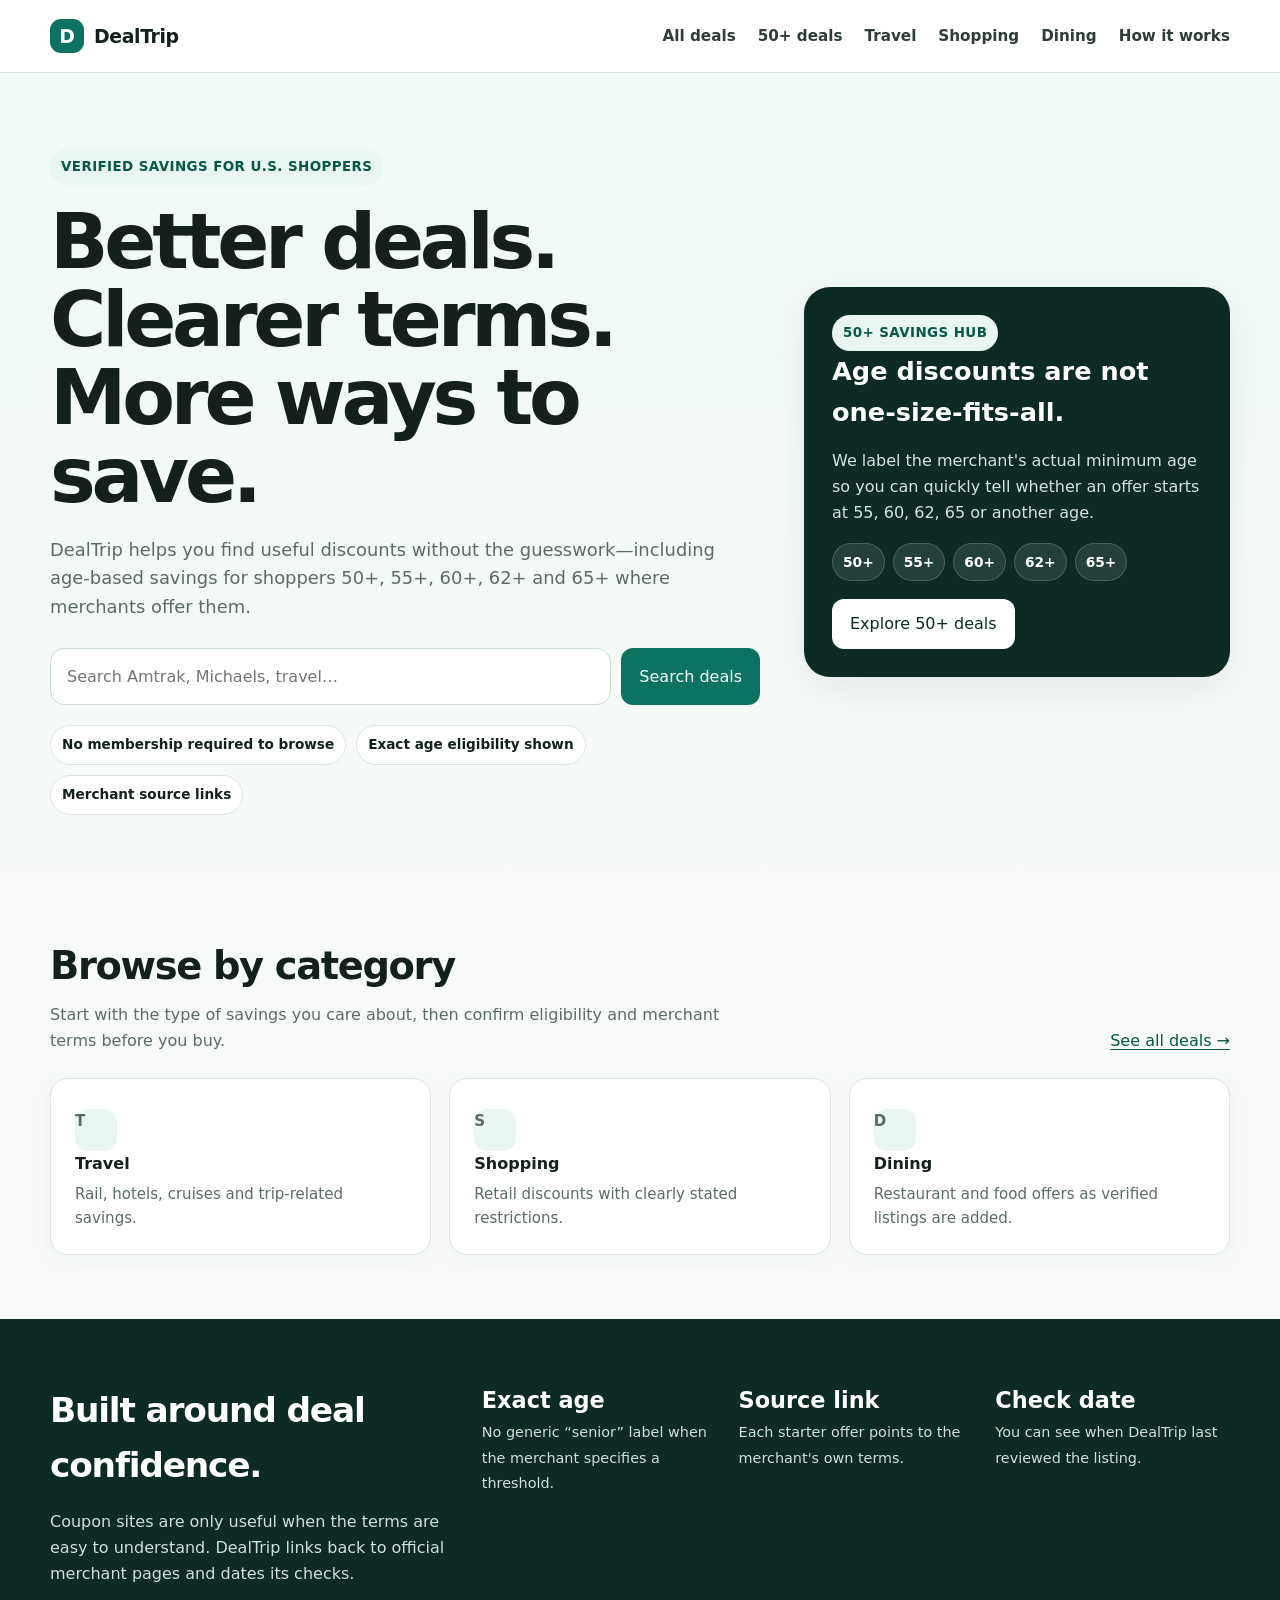
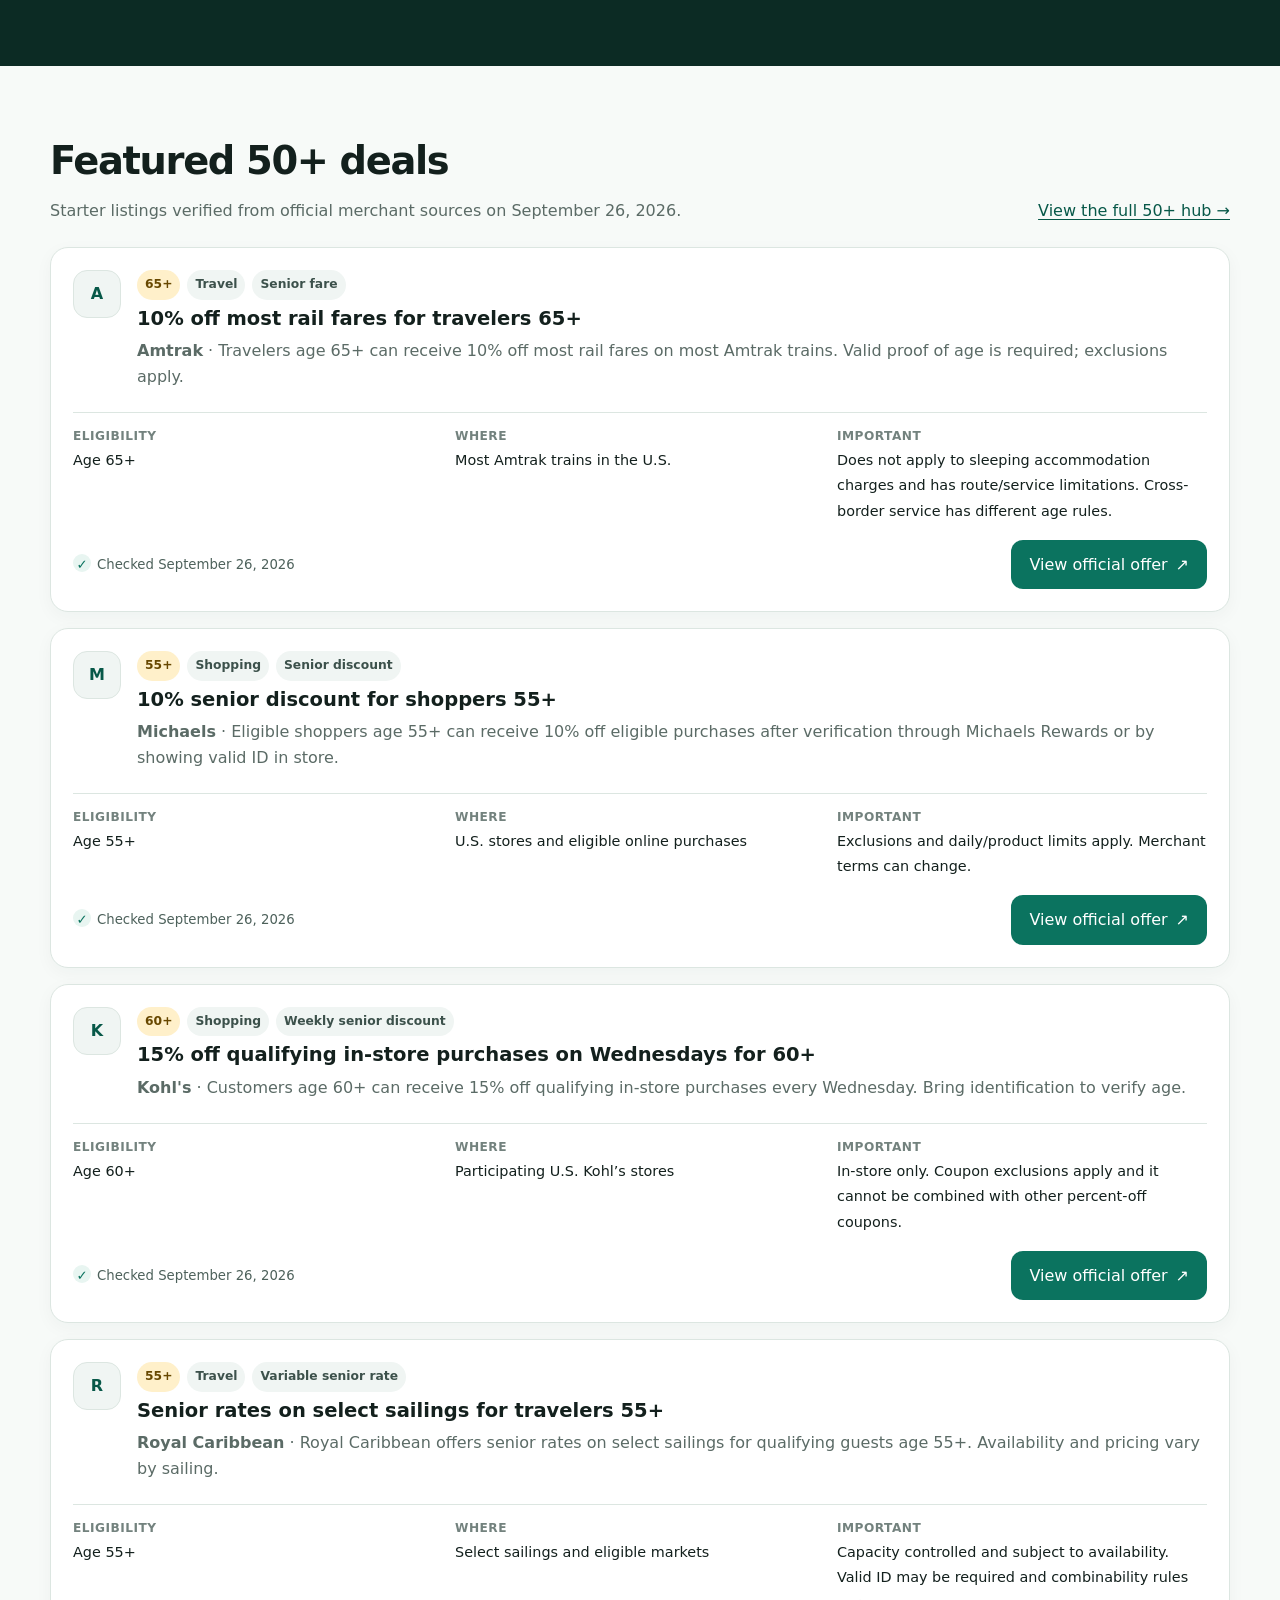
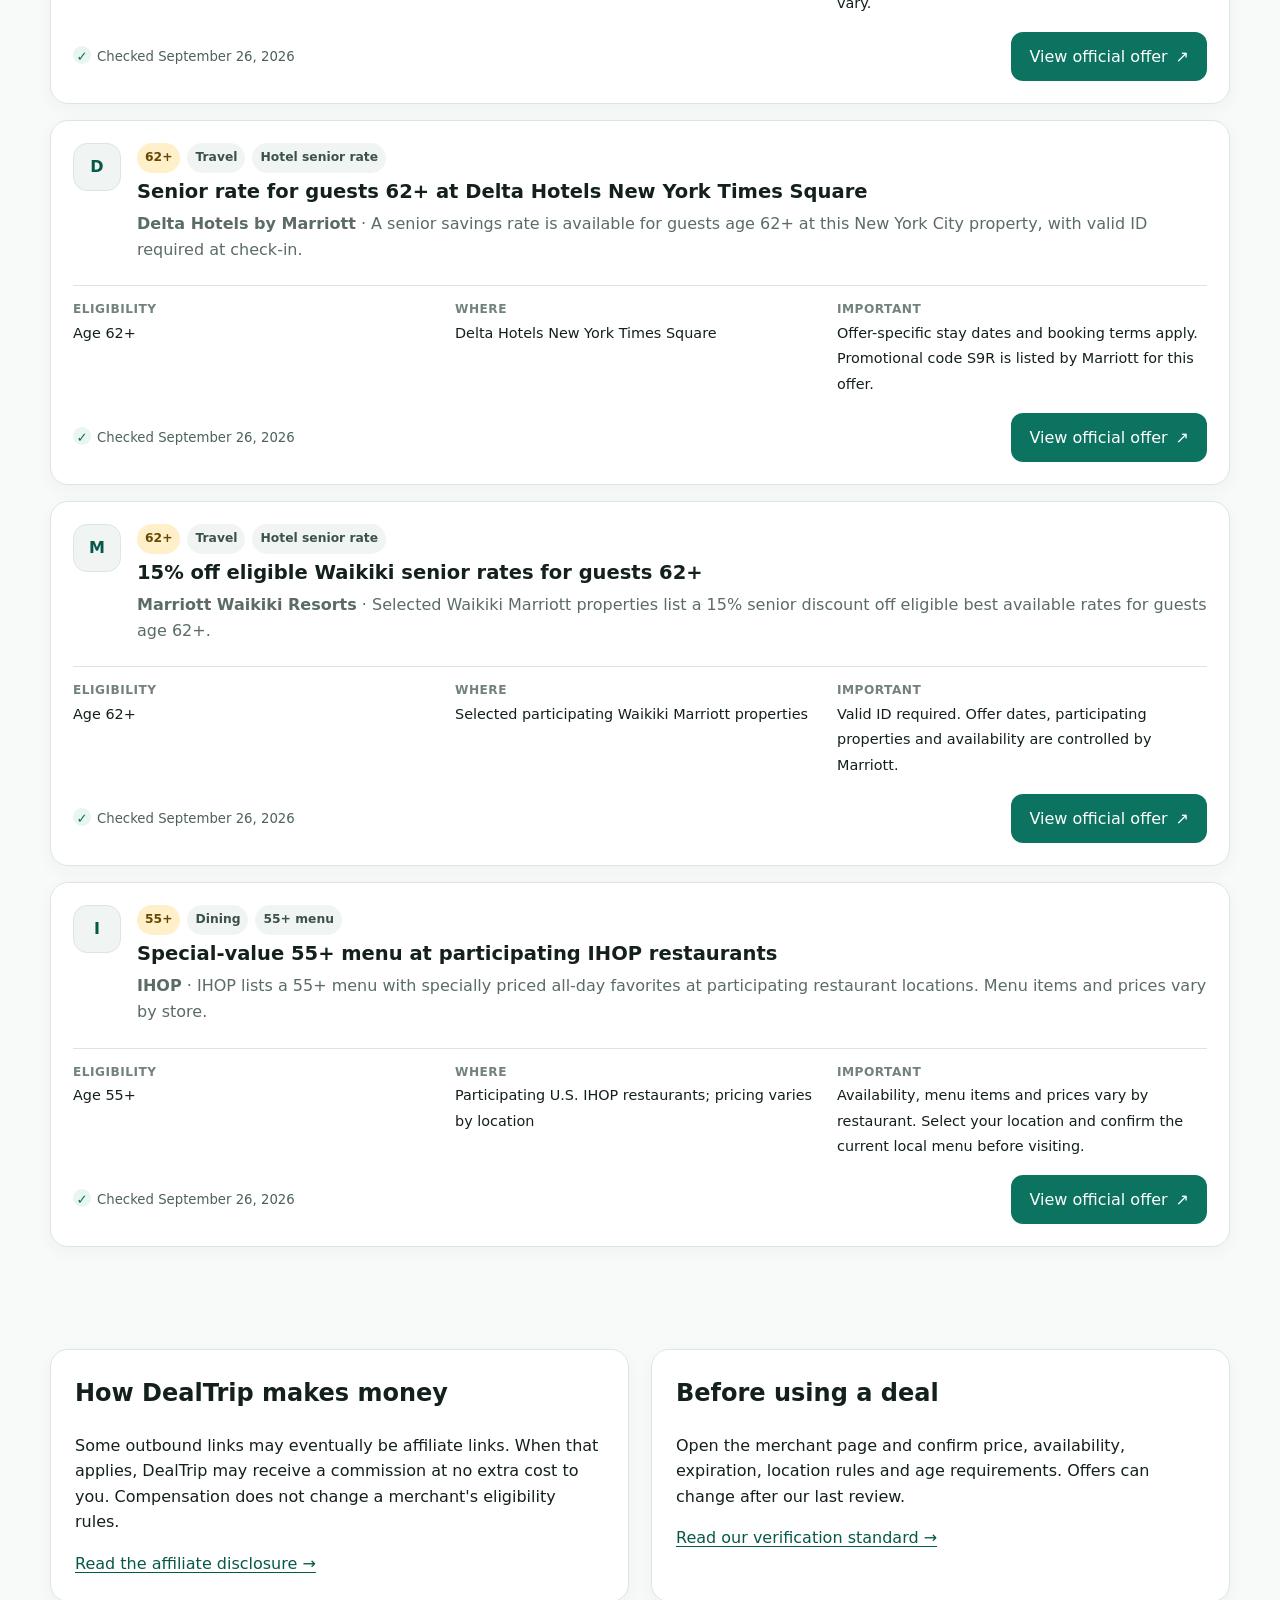
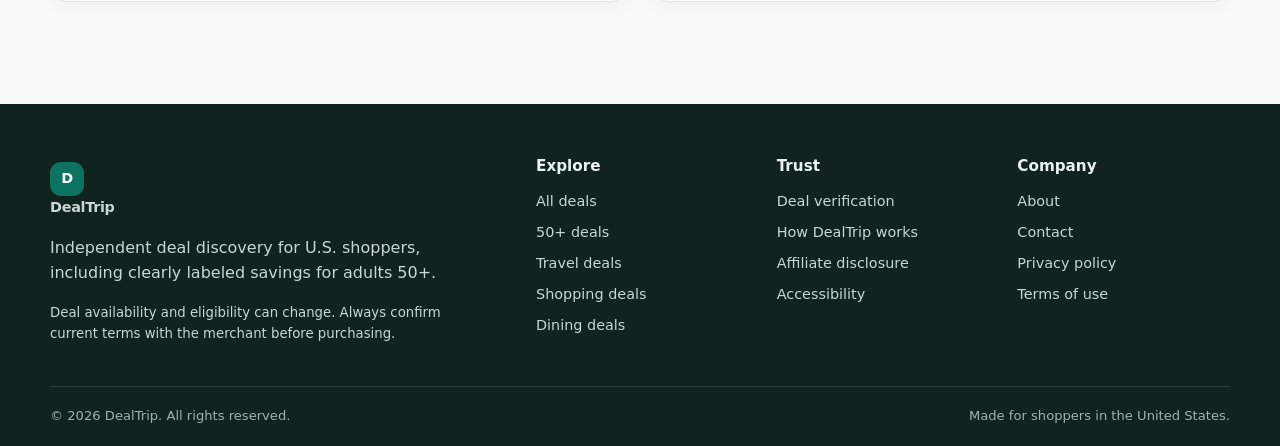
<file: index.html>
<!doctype html>
<html lang="en-US">
<head>
<meta charset="utf-8">
<meta name="viewport" content="width=device-width,initial-scale=1">
<title>DealTrip | Verified Coupons &amp; 50+ Discounts in the USA</title>
<meta name="description" content="Find verified U.S. coupons and discounts with clear terms, source links and dedicated savings for shoppers 50+.">
<link rel="canonical" href="https://dealtrip.com/">
<meta property="og:type" content="website">
<meta property="og:site_name" content="DealTrip">
<meta property="og:title" content="DealTrip | Verified Coupons &amp; 50+ Discounts in the USA">
<meta property="og:description" content="Find verified U.S. coupons and discounts with clear terms, source links and dedicated savings for shoppers 50+.">
<meta property="og:url" content="https://dealtrip.com/">
<meta name="twitter:card" content="summary">

<link rel="icon" href="/assets/favicon.svg" type="image/svg+xml">
<link rel="manifest" href="/manifest.webmanifest">
<meta name="theme-color" content="#0b735f">
<style>

:root{--bg:#f7faf8;--surface:#fff;--text:#13201d;--muted:#5b6b66;--line:#dce6e1;--brand:#0b735f;--brand-dark:#075848;--accent:#f2b84b;--soft:#e8f5f1;--danger:#a14433;--shadow:0 14px 40px rgba(10,50,42,.08);--radius:18px;--max:1180px}*{box-sizing:border-box}html{scroll-behavior:smooth}body{margin:0;background:var(--bg);color:var(--text);font-family:Inter,ui-sans-serif,system-ui,-apple-system,BlinkMacSystemFont,"Segoe UI",sans-serif;line-height:1.6;-webkit-font-smoothing:antialiased}a{color:var(--brand-dark);text-underline-offset:3px}img{max-width:100%;height:auto}.wrap{width:min(calc(100% - 32px),var(--max));margin-inline:auto}.skip-link{position:absolute;left:-9999px;top:0;background:#fff;padding:10px 14px;z-index:100}.skip-link:focus{left:12px;top:12px}.sr-only{position:absolute;width:1px;height:1px;padding:0;margin:-1px;overflow:hidden;clip:rect(0,0,0,0);white-space:nowrap;border:0}.site-header{position:sticky;top:0;z-index:50;background:rgba(255,255,255,.95);backdrop-filter:blur(8px);border-bottom:1px solid var(--line)}.header-inner{min-height:72px;display:flex;align-items:center;gap:28px}.brand{display:inline-flex;align-items:center;gap:10px;color:var(--text);text-decoration:none;font-weight:850;font-size:1.18rem;letter-spacing:-.02em}.brand-mark{display:grid;place-items:center;width:34px;height:34px;border-radius:11px;background:var(--brand);color:#fff;font-weight:900}.main-nav{display:flex;align-items:center;gap:22px;font-size:.95rem;font-weight:650}.main-nav a{color:#2e3d39;text-decoration:none}.main-nav a:hover,.main-nav a:focus{color:var(--brand)}#site-nav{margin-left:auto}.nav-toggle{display:none;border:1px solid var(--line);background:#fff;border-radius:10px;padding:8px 11px;font-size:1.2rem}.hero{padding:76px 0 56px;background:linear-gradient(180deg,#eff9f5 0%,var(--bg) 100%)}.hero-grid{display:grid;grid-template-columns:1.25fr .75fr;gap:44px;align-items:center}.eyebrow{display:inline-flex;gap:8px;align-items:center;padding:7px 11px;border-radius:999px;background:var(--soft);color:var(--brand-dark);font-size:.84rem;font-weight:800;letter-spacing:.03em;text-transform:uppercase}.hero h1,.page-hero h1{font-size:clamp(2.45rem,6vw,4.9rem);line-height:1.02;letter-spacing:-.055em;margin:18px 0 20px;max-width:900px}.hero p{font-size:1.12rem;color:var(--muted);max-width:720px}.hero-card{background:#0c2b24;color:#fff;padding:28px;border-radius:26px;box-shadow:var(--shadow)}.hero-card h2{font-size:1.6rem;margin:0 0 8px}.hero-card p{color:#d4e4df;font-size:1rem}.age-row{display:flex;flex-wrap:wrap;gap:8px;margin:18px 0}.age-pill{background:rgba(255,255,255,.1);border:1px solid rgba(255,255,255,.18);padding:7px 10px;border-radius:999px;font-size:.86rem;font-weight:750}.search{margin-top:26px;display:flex;gap:10px;max-width:720px}.search input{flex:1;min-width:0;border:1px solid #cbd9d4;border-radius:14px;padding:15px 16px;font:inherit;background:#fff}.btn{display:inline-flex;align-items:center;justify-content:center;gap:8px;min-height:46px;padding:11px 17px;border:1px solid transparent;border-radius:12px;text-decoration:none;font-weight:800;cursor:pointer;font:inherit}.btn-primary{background:var(--brand);color:#fff}.btn-primary:hover{background:var(--brand-dark)}.btn-secondary{background:#fff;color:var(--brand-dark);border-color:var(--line)}.btn-dark{background:#fff;color:#0c2b24}.section{padding:64px 0}.section-tight{padding:38px 0}.section-head{display:flex;align-items:end;justify-content:space-between;gap:24px;margin-bottom:24px}.section-head h2{font-size:clamp(1.75rem,3vw,2.65rem);letter-spacing:-.035em;margin:0}.section-head p{margin:6px 0 0;color:var(--muted);max-width:700px}.card-grid{display:grid;grid-template-columns:repeat(3,1fr);gap:18px}.category-grid{display:grid;grid-template-columns:repeat(3,1fr);gap:18px}.category-card,.info-card,.deal-card{background:var(--surface);border:1px solid var(--line);border-radius:var(--radius);box-shadow:0 5px 18px rgba(15,60,49,.04)}.category-card{padding:24px;text-decoration:none;color:var(--text);transition:transform .18s ease,border-color .18s ease}.category-card:hover{transform:translateY(-2px);border-color:#b8cec5}.category-card span{display:block;color:var(--muted);font-size:.94rem;margin-top:6px}.category-icon{display:grid;place-items:center;width:42px;height:42px;border-radius:13px;background:var(--soft);color:var(--brand);font-size:1.2rem;font-weight:900}.deals-layout{display:grid;grid-template-columns:250px 1fr;gap:24px}.filters{position:sticky;top:92px;align-self:start;background:#fff;border:1px solid var(--line);border-radius:var(--radius);padding:20px}.filters h2{font-size:1rem;margin:0 0 12px}.filter-group{margin:18px 0}.filter-group label{display:block;font-size:.9rem;font-weight:700;margin-bottom:6px}.filters select,.filters input{width:100%;border:1px solid #cbd9d4;border-radius:10px;padding:10px;font:inherit;background:#fff}.deal-list{display:grid;gap:16px}.deal-card{padding:22px}.deal-top{display:flex;align-items:flex-start;gap:16px}.merchant-logo{display:grid;place-items:center;flex:0 0 48px;width:48px;height:48px;border-radius:14px;background:#f0f5f3;border:1px solid var(--line);font-weight:900;color:var(--brand-dark)}.deal-main{min-width:0;flex:1}.deal-meta{display:flex;flex-wrap:wrap;gap:7px;margin-bottom:6px}.tag{display:inline-flex;align-items:center;border-radius:999px;background:#f0f5f3;padding:5px 8px;font-size:.77rem;font-weight:780;color:#3c514b}.tag-age{background:#fff0ca;color:#684800}.deal-card h3{margin:4px 0 6px;font-size:1.22rem;line-height:1.3}.deal-card p{margin:7px 0;color:var(--muted)}.deal-details{display:grid;grid-template-columns:repeat(3,1fr);gap:12px;margin:16px 0;border-top:1px solid var(--line);padding-top:14px}.deal-details strong{display:block;font-size:.76rem;text-transform:uppercase;letter-spacing:.04em;color:#73827e}.deal-details span{font-size:.9rem}.deal-actions{display:flex;align-items:center;justify-content:space-between;gap:12px;margin-top:16px}.verified{font-size:.83rem;color:#4d615b}.verified::before{content:"✓";display:inline-grid;place-items:center;width:18px;height:18px;border-radius:50%;background:var(--soft);color:var(--brand);font-weight:900;margin-right:6px}.trust-band{background:#0c2b24;color:#fff}.trust-grid{display:grid;grid-template-columns:1.1fr repeat(3,.63fr);gap:22px;align-items:start}.trust-grid h2{font-size:2.15rem;letter-spacing:-.035em;margin:0}.trust-grid p{color:#cfe0da}.trust-stat strong{display:block;font-size:1.4rem}.trust-stat span{font-size:.9rem;color:#cfe0da}.page-hero{padding:62px 0 36px}.page-hero h1{font-size:clamp(2.35rem,5vw,4rem);margin-bottom:16px}.page-hero p{font-size:1.08rem;color:var(--muted);max-width:800px}.prose{max-width:820px}.prose h2{margin-top:38px;font-size:1.7rem;letter-spacing:-.02em}.prose h3{margin-top:28px}.prose p,.prose li{color:#344640}.prose ul,.prose ol{padding-left:1.25rem}.callout{border:1px solid #bad8ce;background:var(--soft);padding:18px 20px;border-radius:14px;margin:22px 0}.callout.warning{border-color:#ecd08a;background:#fff8e7}.legal-updated{font-size:.9rem;color:var(--muted);margin-top:-5px}.two-col{display:grid;grid-template-columns:1fr 1fr;gap:22px}.info-card{padding:24px}.info-card h2,.info-card h3{margin-top:0}.steps{counter-reset:step;display:grid;grid-template-columns:repeat(3,1fr);gap:18px}.step{counter-increment:step;background:#fff;border:1px solid var(--line);border-radius:var(--radius);padding:24px}.step::before{content:counter(step);display:grid;place-items:center;width:34px;height:34px;border-radius:50%;background:var(--brand);color:#fff;font-weight:900;margin-bottom:18px}.empty{background:#fff;border:1px dashed #b8cbc4;border-radius:16px;padding:32px;text-align:center;color:var(--muted)}.notice{font-size:.92rem;background:#fff8e7;border:1px solid #ecd08a;border-radius:12px;padding:12px 14px}.site-footer{margin-top:64px;background:#10231f;color:#eaf2ef;padding:50px 0 20px}.footer-grid{display:grid;grid-template-columns:1.4fr repeat(3,.65fr);gap:28px}.footer-grid h2{font-size:.95rem;margin:0 0 12px}.footer-grid a{display:block;color:#c8d7d2;text-decoration:none;margin:8px 0;font-size:.9rem}.footer-grid p{color:#c8d7d2;max-width:420px}.brand-footer{color:#fff}.fine{font-size:.83rem}.footer-bottom{border-top:1px solid rgba(255,255,255,.12);margin-top:28px;padding-top:18px;display:flex;justify-content:space-between;gap:18px;color:#9fb4ad;font-size:.82rem}.breadcrumb{font-size:.86rem;color:var(--muted);margin-bottom:14px}.breadcrumb a{color:var(--muted)}.faq details{background:#fff;border:1px solid var(--line);border-radius:12px;padding:0 18px;margin:10px 0}.faq summary{cursor:pointer;font-weight:780;padding:16px 0}.faq details p{padding:0 0 16px;margin:0;color:var(--muted)}.badge-row{display:flex;flex-wrap:wrap;gap:10px;margin-top:20px}.mini-badge{padding:8px 11px;background:#fff;border:1px solid var(--line);border-radius:999px;font-size:.85rem;font-weight:700}.result-count{font-size:.9rem;color:var(--muted);margin-bottom:14px}.source-note{font-size:.83rem;color:var(--muted)}.ad-note{background:#f0f5f3;border-left:4px solid var(--brand);padding:14px 16px;border-radius:8px}.contact-card{max-width:680px}.contact-line{display:flex;gap:12px;align-items:flex-start;padding:16px 0;border-bottom:1px solid var(--line)}.contact-line:last-child{border-bottom:0}.contact-label{font-weight:800;min-width:120px}.hide{display:none!important}@media(max-width:900px){.main-nav{gap:14px;flex-wrap:wrap}.hero-grid,.trust-grid,.footer-grid{grid-template-columns:1fr 1fr}.card-grid,.category-grid,.steps{grid-template-columns:1fr 1fr}.deals-layout{grid-template-columns:1fr}.filters{position:static}.hero{padding-top:52px}}@media(max-width:720px){.wrap{width:min(calc(100% - 24px),var(--max))}.nav-toggle{display:block;margin-left:auto}#site-nav{display:none;position:absolute;left:12px;right:12px;top:66px;background:#fff;border:1px solid var(--line);border-radius:14px;box-shadow:var(--shadow);padding:10px}.nav-open #site-nav{display:block}.main-nav{display:grid;gap:0}.main-nav a{padding:11px 10px;border-bottom:1px solid #edf2ef}.main-nav a:last-child{border-bottom:0}.hero-grid,.trust-grid,.footer-grid,.card-grid,.category-grid,.steps,.two-col{grid-template-columns:1fr}.hero h1,.page-hero h1{letter-spacing:-.045em}.search{flex-direction:column}.section{padding:48px 0}.section-head{align-items:start;flex-direction:column}.deal-top{align-items:flex-start}.deal-details{grid-template-columns:1fr}.deal-actions{align-items:stretch;flex-direction:column}.deal-actions .btn{width:100%}.footer-bottom{flex-direction:column}.contact-line{flex-direction:column;gap:3px}.contact-label{min-width:0}}@media(prefers-reduced-motion:reduce){html{scroll-behavior:auto}*{transition:none!important}}

</style>
<script type="application/json" id="dealtrip-data">
[
  {
    "id": "amtrak-senior-10",
    "merchant": "Amtrak",
    "title": "10% off most rail fares for travelers 65+",
    "age": 65,
    "category": "Travel",
    "type": "Senior fare",
    "availability": "Most Amtrak trains in the U.S.",
    "summary": "Travelers age 65+ can receive 10% off most rail fares on most Amtrak trains. Valid proof of age is required; exclusions apply.",
    "terms": "Does not apply to sleeping accommodation charges and has route/service limitations. Cross-border service has different age rules.",
    "url": "https://www.amtrak.com/seniors-discount",
    "verified": "September 26, 2026",
    "badge": "65+"
  },
  {
    "id": "michaels-senior-10",
    "merchant": "Michaels",
    "title": "10% senior discount for shoppers 55+",
    "age": 55,
    "category": "Shopping",
    "type": "Senior discount",
    "availability": "U.S. stores and eligible online purchases",
    "summary": "Eligible shoppers age 55+ can receive 10% off eligible purchases after verification through Michaels Rewards or by showing valid ID in store.",
    "terms": "Exclusions and daily/product limits apply. Merchant terms can change.",
    "url": "https://www.michaels.com/senior-discount",
    "verified": "September 26, 2026",
    "badge": "55+"
  },
  {
    "id": "kohls-senior-wednesday",
    "merchant": "Kohl's",
    "title": "15% off qualifying in-store purchases on Wednesdays for 60+",
    "age": 60,
    "category": "Shopping",
    "type": "Weekly senior discount",
    "availability": "Participating U.S. Kohl\u2019s stores",
    "summary": "Customers age 60+ can receive 15% off qualifying in-store purchases every Wednesday. Bring identification to verify age.",
    "terms": "In-store only. Coupon exclusions apply and it cannot be combined with other percent-off coupons.",
    "url": "https://www.kohls.com/faq/article/101",
    "verified": "September 26, 2026",
    "badge": "60+"
  },
  {
    "id": "royal-caribbean-senior-rates",
    "merchant": "Royal Caribbean",
    "title": "Senior rates on select sailings for travelers 55+",
    "age": 55,
    "category": "Travel",
    "type": "Variable senior rate",
    "availability": "Select sailings and eligible markets",
    "summary": "Royal Caribbean offers senior rates on select sailings for qualifying guests age 55+. Availability and pricing vary by sailing.",
    "terms": "Capacity controlled and subject to availability. Valid ID may be required and combinability rules vary.",
    "url": "https://www.royalcaribbean.com/terms-and-conditions/promotions",
    "verified": "September 26, 2026",
    "badge": "55+"
  },
  {
    "id": "marriott-nyc-senior",
    "merchant": "Delta Hotels by Marriott",
    "title": "Senior rate for guests 62+ at Delta Hotels New York Times Square",
    "age": 62,
    "category": "Travel",
    "type": "Hotel senior rate",
    "availability": "Delta Hotels New York Times Square",
    "summary": "A senior savings rate is available for guests age 62+ at this New York City property, with valid ID required at check-in.",
    "terms": "Offer-specific stay dates and booking terms apply. Promotional code S9R is listed by Marriott for this offer.",
    "url": "https://www.marriott.com/offers/senior-discount-rate-OFF-78012/NYCDE-delta-hotels-new-york-times-square",
    "verified": "September 26, 2026",
    "badge": "62+"
  },
  {
    "id": "marriott-waikiki-senior",
    "merchant": "Marriott Waikiki Resorts",
    "title": "15% off eligible Waikiki senior rates for guests 62+",
    "age": 62,
    "category": "Travel",
    "type": "Hotel senior rate",
    "availability": "Selected participating Waikiki Marriott properties",
    "summary": "Selected Waikiki Marriott properties list a 15% senior discount off eligible best available rates for guests age 62+.",
    "terms": "Valid ID required. Offer dates, participating properties and availability are controlled by Marriott.",
    "url": "https://www.marriott.com/offers/waikiki-senior-discount-15-off-best-available-rate-off-67202",
    "verified": "September 26, 2026",
    "badge": "62+"
  },
  {
    "id": "ihop-55-menu",
    "merchant": "IHOP",
    "title": "Special-value 55+ menu at participating IHOP restaurants",
    "age": 55,
    "category": "Dining",
    "type": "55+ menu",
    "availability": "Participating U.S. IHOP restaurants; pricing varies by location",
    "summary": "IHOP lists a 55+ menu with specially priced all-day favorites at participating restaurant locations. Menu items and prices vary by store.",
    "terms": "Availability, menu items and prices vary by restaurant. Select your location and confirm the current local menu before visiting.",
    "url": "https://www.ihop.com/en/menu",
    "verified": "September 26, 2026",
    "badge": "55+"
  }
]
</script>
<script>

document.addEventListener('DOMContentLoaded', () => {
  const toggle = document.querySelector('.nav-toggle');
  if (toggle) toggle.addEventListener('click', () => {
    const open = document.body.classList.toggle('nav-open');
    toggle.setAttribute('aria-expanded', String(open));
  });
  const y = document.getElementById('year'); if (y) y.textContent = new Date().getFullYear();

  const homeInput = document.querySelector('[data-home-search]');
  const homeButton = document.getElementById('home-search-button');
  if (homeInput && homeButton) {
    const syncHome = () => {
      const q = homeInput.value.trim();
      homeButton.href = '/deals/' + (q ? '?q=' + encodeURIComponent(q) : '');
    };
    homeInput.addEventListener('input', syncHome);
    homeInput.addEventListener('keydown', e => { if (e.key === 'Enter') { syncHome(); location.href = homeButton.href; } });
  }
  const queryValue = new URLSearchParams(location.search).get('q');
  if (queryValue) {
    const dealSearchInput = document.querySelector('[data-deal-search]');
    if (dealSearchInput) dealSearchInput.value = queryValue;
  }

  const containers = document.querySelectorAll('[data-deals]');
  if (!containers.length) return;
  const embeddedData = document.getElementById('dealtrip-data');
  const dealsPromise = embeddedData
    ? Promise.resolve(JSON.parse(embeddedData.textContent))
    : fetch('/assets/deals.json').then(r => { if (!r.ok) throw new Error('Deal data not found'); return r.json(); });
  dealsPromise.then(deals => {
    containers.forEach(container => {
      const presetCategory = container.dataset.category || '';
      const minAgePreset = Number(container.dataset.minAge || 0);
      const search = document.querySelector('[data-deal-search]');
      const age = document.querySelector('[data-age-filter]');
      const category = document.querySelector('[data-category-filter]');
      const count = document.querySelector('[data-result-count]');
      const render = () => {
        const q = (search?.value || '').trim().toLowerCase();
        const ageValue = Number(age?.value || minAgePreset || 0);
        const catValue = category?.value || presetCategory;
        const filtered = deals.filter(d => {
          const hay = `${d.merchant} ${d.title} ${d.category} ${d.summary}`.toLowerCase();
          const qok = !q || hay.includes(q);
          const aok = !ageValue || d.age >= ageValue;
          const cok = !catValue || d.category === catValue;
          return qok && aok && cok;
        });
        container.innerHTML = filtered.length ? filtered.map(card).join('') : `<div class="empty"><strong>No matching deals.</strong><br>Try a different keyword or filter.</div>`;
        if (count) count.textContent = `${filtered.length} verified starter deal${filtered.length === 1 ? '' : 's'} shown`;
      };
      [search,age,category].forEach(el => el?.addEventListener(el.tagName === 'INPUT' ? 'input':'change', render));
      render();
    });
  }).catch(() => {
    containers.forEach(c => c.innerHTML = '<div class="empty">Deals could not be loaded. Please refresh the page.</div>');
  });
  function card(d){
    const initial = d.merchant.slice(0,1).toUpperCase();
    return `<article class="deal-card">
      <div class="deal-top"><div class="merchant-logo" aria-hidden="true">${esc(initial)}</div><div class="deal-main">
      <div class="deal-meta"><span class="tag tag-age">${esc(d.badge)}</span><span class="tag">${esc(d.category)}</span><span class="tag">${esc(d.type)}</span></div>
      <h3>${esc(d.title)}</h3><p><strong>${esc(d.merchant)}</strong> · ${esc(d.summary)}</p></div></div>
      <div class="deal-details"><div><strong>Eligibility</strong><span>Age ${d.age}+</span></div><div><strong>Where</strong><span>${esc(d.availability)}</span></div><div><strong>Important</strong><span>${esc(d.terms)}</span></div></div>
      <div class="deal-actions"><span class="verified">Checked ${esc(d.verified)}</span><a class="btn btn-primary" href="${escAttr(d.url)}" target="_blank" rel="noopener">View official offer <span aria-hidden="true">↗</span></a></div>
    </article>`;
  }
  function esc(s){return String(s).replace(/[&<>"']/g,m=>({'&':'&amp;','<':'&lt;','>':'&gt;','"':'&quot;',"'":'&#39;'}[m]))}
  function escAttr(s){return esc(s)}
});

</script>

</head>
<body class="">
<a class="skip-link" href="#main">Skip to content</a>
<header class="site-header">
  <div class="wrap header-inner">
    <a class="brand" href="/" aria-label="DealTrip home"><span class="brand-mark" aria-hidden="true">D</span><span>DealTrip</span></a>
    <button class="nav-toggle" type="button" aria-expanded="false" aria-controls="site-nav"><span class="sr-only">Toggle navigation</span><span aria-hidden="true">☰</span></button>
    <div id="site-nav">
<nav class="main-nav" aria-label="Primary navigation">
  <a href="/deals/">All deals</a>
  <a href="/50-plus-deals/">50+ deals</a>
  <a href="/categories/travel/">Travel</a>
  <a href="/categories/shopping/">Shopping</a>
  <a href="/categories/dining/">Dining</a>
  <a href="/how-it-works/">How it works</a>
</nav></div>
  </div>
</header>
<main id="main">
<section class="hero"><div class="wrap hero-grid"><div>
<span class="eyebrow">Verified savings for U.S. shoppers</span>
<h1>Better deals. Clearer terms. More ways to save.</h1>
<p>DealTrip helps you find useful discounts without the guesswork—including age-based savings for shoppers 50+, 55+, 60+, 62+ and 65+ where merchants offer them.</p>
<div class="search"><input data-home-search type="search" placeholder="Search Amtrak, Michaels, travel…" aria-label="Search DealTrip"><a class="btn btn-primary" id="home-search-button" href="/deals/">Search deals</a></div>
<div class="badge-row"><span class="mini-badge">No membership required to browse</span><span class="mini-badge">Exact age eligibility shown</span><span class="mini-badge">Merchant source links</span></div>
</div><aside class="hero-card"><span class="eyebrow">50+ savings hub</span><h2>Age discounts are not one-size-fits-all.</h2><p>We label the merchant's actual minimum age so you can quickly tell whether an offer starts at 55, 60, 62, 65 or another age.</p><div class="age-row"><span class="age-pill">50+</span><span class="age-pill">55+</span><span class="age-pill">60+</span><span class="age-pill">62+</span><span class="age-pill">65+</span></div><a class="btn btn-dark" href="/50-plus-deals/">Explore 50+ deals</a></aside></div></section>
<section class="section"><div class="wrap"><div class="section-head"><div><h2>Browse by category</h2><p>Start with the type of savings you care about, then confirm eligibility and merchant terms before you buy.</p></div><a href="/deals/">See all deals →</a></div><div class="category-grid">
<a class="category-card" href="/categories/travel/"><span class="category-icon">T</span><strong>Travel</strong><span>Rail, hotels, cruises and trip-related savings.</span></a>
<a class="category-card" href="/categories/shopping/"><span class="category-icon">S</span><strong>Shopping</strong><span>Retail discounts with clearly stated restrictions.</span></a>
<a class="category-card" href="/categories/dining/"><span class="category-icon">D</span><strong>Dining</strong><span>Restaurant and food offers as verified listings are added.</span></a>
</div></div></section>
<section class="section trust-band"><div class="wrap trust-grid"><div><h2>Built around deal confidence.</h2><p>Coupon sites are only useful when the terms are easy to understand. DealTrip links back to official merchant pages and dates its checks.</p></div><div class="trust-stat"><strong>Exact age</strong><span>No generic “senior” label when the merchant specifies a threshold.</span></div><div class="trust-stat"><strong>Source link</strong><span>Each starter offer points to the merchant's own terms.</span></div><div class="trust-stat"><strong>Check date</strong><span>You can see when DealTrip last reviewed the listing.</span></div></div></section>
<section class="section"><div class="wrap"><div class="section-head"><div><h2>Featured 50+ deals</h2><p>Starter listings verified from official merchant sources on September 26, 2026.</p></div><a href="/50-plus-deals/">View the full 50+ hub →</a></div><div class="deal-list" data-deals data-min-age="50"></div></div></section>
<section class="section-tight"><div class="wrap two-col"><article class="info-card"><h2>How DealTrip makes money</h2><p>Some outbound links may eventually be affiliate links. When that applies, DealTrip may receive a commission at no extra cost to you. Compensation does not change a merchant's eligibility rules.</p><a href="/affiliate-disclosure/">Read the affiliate disclosure →</a></article><article class="info-card"><h2>Before using a deal</h2><p>Open the merchant page and confirm price, availability, expiration, location rules and age requirements. Offers can change after our last review.</p><a href="/deal-verification/">Read our verification standard →</a></article></div></section>
</main>

<footer class="site-footer">
  <div class="wrap footer-grid">
    <div>
      <a class="brand brand-footer" href="/" aria-label="DealTrip home"><span class="brand-mark" aria-hidden="true">D</span><span>DealTrip</span></a>
      <p>Independent deal discovery for U.S. shoppers, including clearly labeled savings for adults 50+.</p>
      <p class="fine">Deal availability and eligibility can change. Always confirm current terms with the merchant before purchasing.</p>
    </div>
    <div>
      <h2>Explore</h2>
      <a href="/deals/">All deals</a>
      <a href="/50-plus-deals/">50+ deals</a>
      <a href="/categories/travel/">Travel deals</a>
      <a href="/categories/shopping/">Shopping deals</a>
      <a href="/categories/dining/">Dining deals</a>
    </div>
    <div>
      <h2>Trust</h2>
      <a href="/deal-verification/">Deal verification</a>
      <a href="/how-it-works/">How DealTrip works</a>
      <a href="/affiliate-disclosure/">Affiliate disclosure</a>
      <a href="/accessibility/">Accessibility</a>
    </div>
    <div>
      <h2>Company</h2>
      <a href="/about/">About</a>
      <a href="/contact/">Contact</a>
      <a href="/privacy/">Privacy policy</a>
      <a href="/terms/">Terms of use</a>
    </div>
  </div>
  <div class="wrap footer-bottom"><span>© <span id="year">2026</span> DealTrip. All rights reserved.</span><span>Made for shoppers in the United States.</span></div>
</footer>
</body>
</html>
</file>
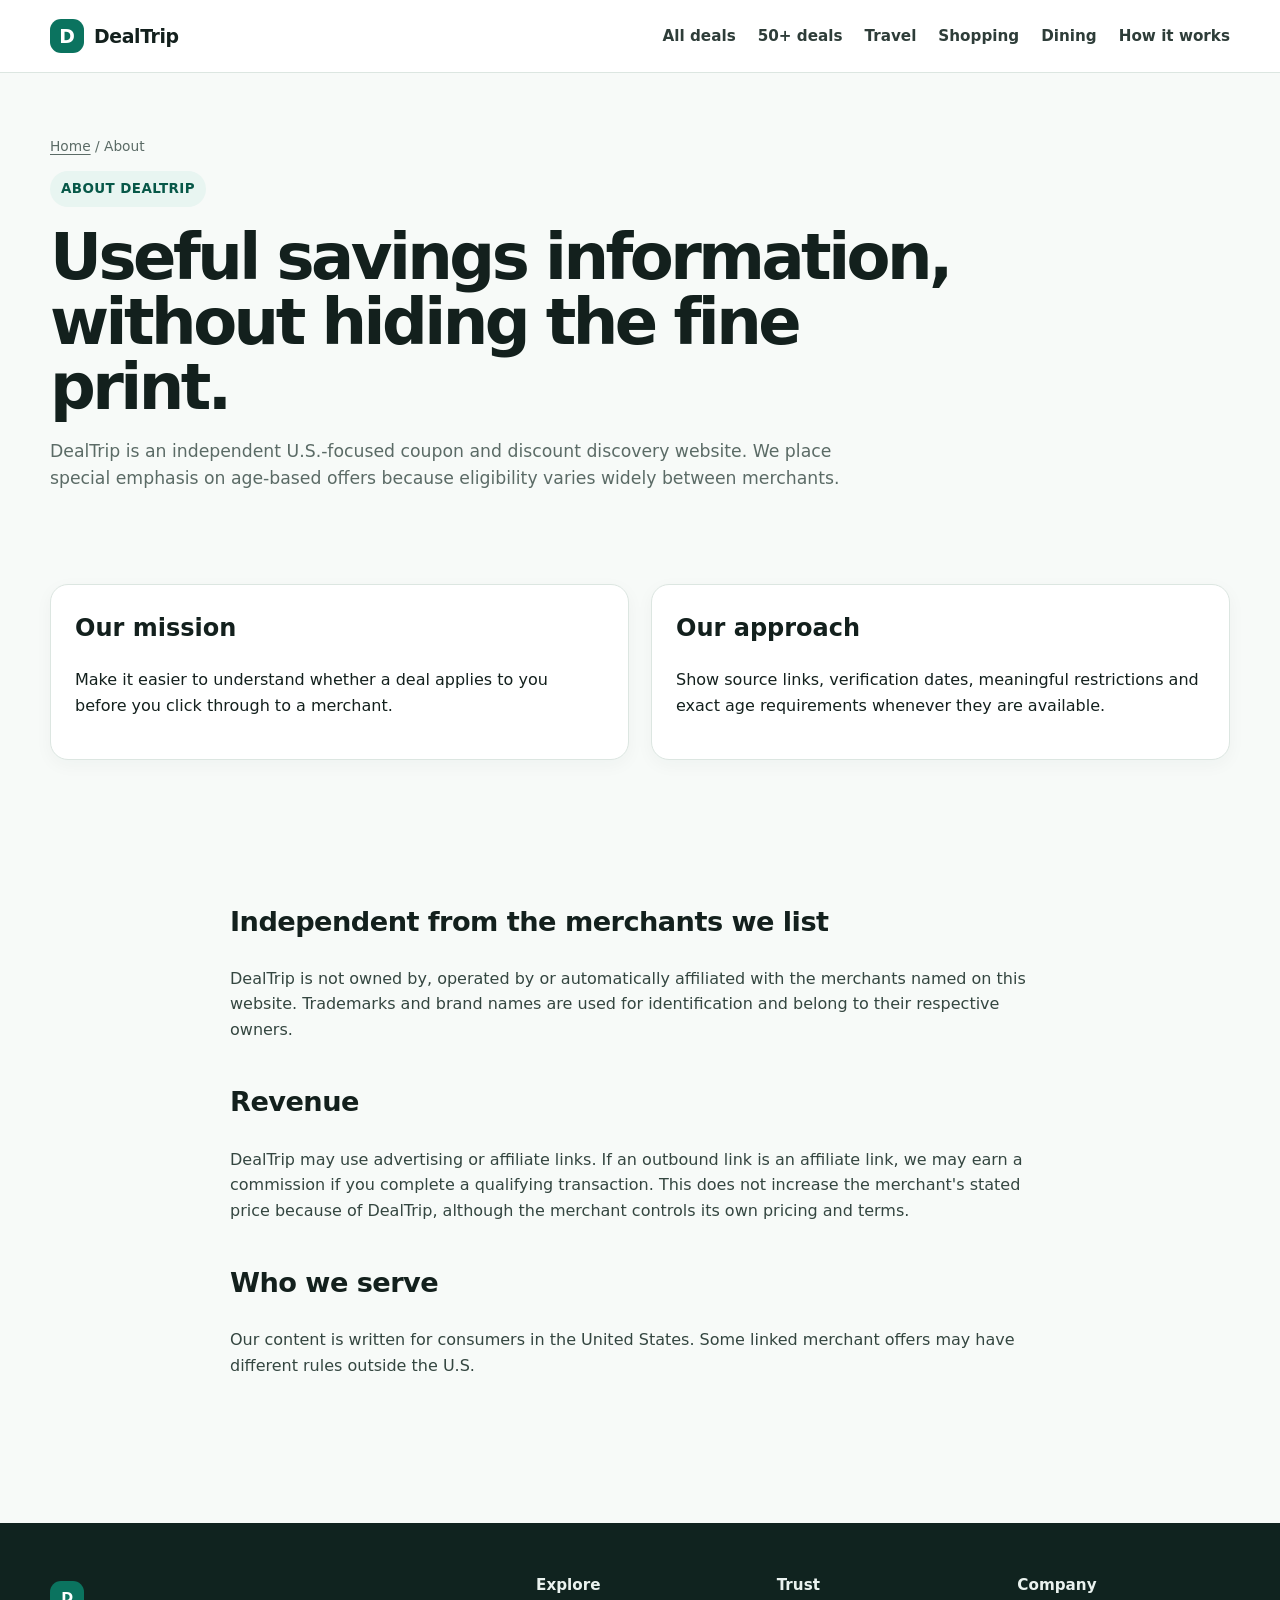
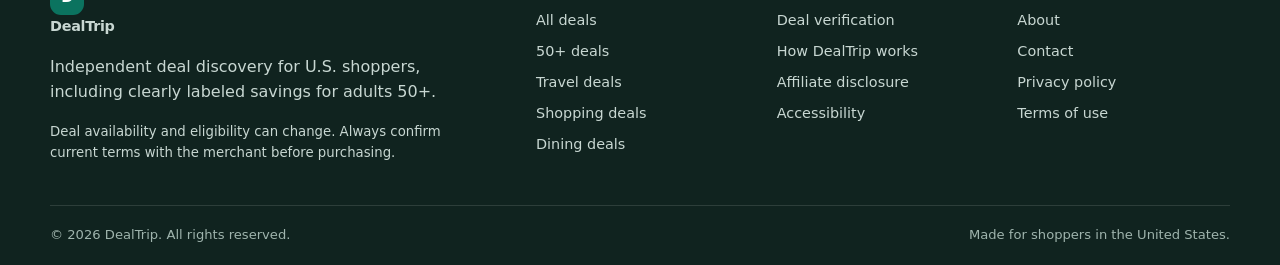
<file: about/index.html>
<!doctype html>
<html lang="en-US">
<head>
<meta charset="utf-8">
<meta name="viewport" content="width=device-width,initial-scale=1">
<title>About DealTrip | DealTrip</title>
<meta name="description" content="Learn about DealTrip, an independent U.S. coupon and discount discovery website with clear 50+ eligibility labeling.">
<link rel="canonical" href="https://dealtrip.com/about/">
<meta property="og:type" content="website">
<meta property="og:site_name" content="DealTrip">
<meta property="og:title" content="About DealTrip | DealTrip">
<meta property="og:description" content="Learn about DealTrip, an independent U.S. coupon and discount discovery website with clear 50+ eligibility labeling.">
<meta property="og:url" content="https://dealtrip.com/about/">
<meta name="twitter:card" content="summary">

<link rel="icon" href="/assets/favicon.svg" type="image/svg+xml">
<link rel="manifest" href="/manifest.webmanifest">
<meta name="theme-color" content="#0b735f">
<style>

:root{--bg:#f7faf8;--surface:#fff;--text:#13201d;--muted:#5b6b66;--line:#dce6e1;--brand:#0b735f;--brand-dark:#075848;--accent:#f2b84b;--soft:#e8f5f1;--danger:#a14433;--shadow:0 14px 40px rgba(10,50,42,.08);--radius:18px;--max:1180px}*{box-sizing:border-box}html{scroll-behavior:smooth}body{margin:0;background:var(--bg);color:var(--text);font-family:Inter,ui-sans-serif,system-ui,-apple-system,BlinkMacSystemFont,"Segoe UI",sans-serif;line-height:1.6;-webkit-font-smoothing:antialiased}a{color:var(--brand-dark);text-underline-offset:3px}img{max-width:100%;height:auto}.wrap{width:min(calc(100% - 32px),var(--max));margin-inline:auto}.skip-link{position:absolute;left:-9999px;top:0;background:#fff;padding:10px 14px;z-index:100}.skip-link:focus{left:12px;top:12px}.sr-only{position:absolute;width:1px;height:1px;padding:0;margin:-1px;overflow:hidden;clip:rect(0,0,0,0);white-space:nowrap;border:0}.site-header{position:sticky;top:0;z-index:50;background:rgba(255,255,255,.95);backdrop-filter:blur(8px);border-bottom:1px solid var(--line)}.header-inner{min-height:72px;display:flex;align-items:center;gap:28px}.brand{display:inline-flex;align-items:center;gap:10px;color:var(--text);text-decoration:none;font-weight:850;font-size:1.18rem;letter-spacing:-.02em}.brand-mark{display:grid;place-items:center;width:34px;height:34px;border-radius:11px;background:var(--brand);color:#fff;font-weight:900}.main-nav{display:flex;align-items:center;gap:22px;font-size:.95rem;font-weight:650}.main-nav a{color:#2e3d39;text-decoration:none}.main-nav a:hover,.main-nav a:focus{color:var(--brand)}#site-nav{margin-left:auto}.nav-toggle{display:none;border:1px solid var(--line);background:#fff;border-radius:10px;padding:8px 11px;font-size:1.2rem}.hero{padding:76px 0 56px;background:linear-gradient(180deg,#eff9f5 0%,var(--bg) 100%)}.hero-grid{display:grid;grid-template-columns:1.25fr .75fr;gap:44px;align-items:center}.eyebrow{display:inline-flex;gap:8px;align-items:center;padding:7px 11px;border-radius:999px;background:var(--soft);color:var(--brand-dark);font-size:.84rem;font-weight:800;letter-spacing:.03em;text-transform:uppercase}.hero h1,.page-hero h1{font-size:clamp(2.45rem,6vw,4.9rem);line-height:1.02;letter-spacing:-.055em;margin:18px 0 20px;max-width:900px}.hero p{font-size:1.12rem;color:var(--muted);max-width:720px}.hero-card{background:#0c2b24;color:#fff;padding:28px;border-radius:26px;box-shadow:var(--shadow)}.hero-card h2{font-size:1.6rem;margin:0 0 8px}.hero-card p{color:#d4e4df;font-size:1rem}.age-row{display:flex;flex-wrap:wrap;gap:8px;margin:18px 0}.age-pill{background:rgba(255,255,255,.1);border:1px solid rgba(255,255,255,.18);padding:7px 10px;border-radius:999px;font-size:.86rem;font-weight:750}.search{margin-top:26px;display:flex;gap:10px;max-width:720px}.search input{flex:1;min-width:0;border:1px solid #cbd9d4;border-radius:14px;padding:15px 16px;font:inherit;background:#fff}.btn{display:inline-flex;align-items:center;justify-content:center;gap:8px;min-height:46px;padding:11px 17px;border:1px solid transparent;border-radius:12px;text-decoration:none;font-weight:800;cursor:pointer;font:inherit}.btn-primary{background:var(--brand);color:#fff}.btn-primary:hover{background:var(--brand-dark)}.btn-secondary{background:#fff;color:var(--brand-dark);border-color:var(--line)}.btn-dark{background:#fff;color:#0c2b24}.section{padding:64px 0}.section-tight{padding:38px 0}.section-head{display:flex;align-items:end;justify-content:space-between;gap:24px;margin-bottom:24px}.section-head h2{font-size:clamp(1.75rem,3vw,2.65rem);letter-spacing:-.035em;margin:0}.section-head p{margin:6px 0 0;color:var(--muted);max-width:700px}.card-grid{display:grid;grid-template-columns:repeat(3,1fr);gap:18px}.category-grid{display:grid;grid-template-columns:repeat(3,1fr);gap:18px}.category-card,.info-card,.deal-card{background:var(--surface);border:1px solid var(--line);border-radius:var(--radius);box-shadow:0 5px 18px rgba(15,60,49,.04)}.category-card{padding:24px;text-decoration:none;color:var(--text);transition:transform .18s ease,border-color .18s ease}.category-card:hover{transform:translateY(-2px);border-color:#b8cec5}.category-card span{display:block;color:var(--muted);font-size:.94rem;margin-top:6px}.category-icon{display:grid;place-items:center;width:42px;height:42px;border-radius:13px;background:var(--soft);color:var(--brand);font-size:1.2rem;font-weight:900}.deals-layout{display:grid;grid-template-columns:250px 1fr;gap:24px}.filters{position:sticky;top:92px;align-self:start;background:#fff;border:1px solid var(--line);border-radius:var(--radius);padding:20px}.filters h2{font-size:1rem;margin:0 0 12px}.filter-group{margin:18px 0}.filter-group label{display:block;font-size:.9rem;font-weight:700;margin-bottom:6px}.filters select,.filters input{width:100%;border:1px solid #cbd9d4;border-radius:10px;padding:10px;font:inherit;background:#fff}.deal-list{display:grid;gap:16px}.deal-card{padding:22px}.deal-top{display:flex;align-items:flex-start;gap:16px}.merchant-logo{display:grid;place-items:center;flex:0 0 48px;width:48px;height:48px;border-radius:14px;background:#f0f5f3;border:1px solid var(--line);font-weight:900;color:var(--brand-dark)}.deal-main{min-width:0;flex:1}.deal-meta{display:flex;flex-wrap:wrap;gap:7px;margin-bottom:6px}.tag{display:inline-flex;align-items:center;border-radius:999px;background:#f0f5f3;padding:5px 8px;font-size:.77rem;font-weight:780;color:#3c514b}.tag-age{background:#fff0ca;color:#684800}.deal-card h3{margin:4px 0 6px;font-size:1.22rem;line-height:1.3}.deal-card p{margin:7px 0;color:var(--muted)}.deal-details{display:grid;grid-template-columns:repeat(3,1fr);gap:12px;margin:16px 0;border-top:1px solid var(--line);padding-top:14px}.deal-details strong{display:block;font-size:.76rem;text-transform:uppercase;letter-spacing:.04em;color:#73827e}.deal-details span{font-size:.9rem}.deal-actions{display:flex;align-items:center;justify-content:space-between;gap:12px;margin-top:16px}.verified{font-size:.83rem;color:#4d615b}.verified::before{content:"✓";display:inline-grid;place-items:center;width:18px;height:18px;border-radius:50%;background:var(--soft);color:var(--brand);font-weight:900;margin-right:6px}.trust-band{background:#0c2b24;color:#fff}.trust-grid{display:grid;grid-template-columns:1.1fr repeat(3,.63fr);gap:22px;align-items:start}.trust-grid h2{font-size:2.15rem;letter-spacing:-.035em;margin:0}.trust-grid p{color:#cfe0da}.trust-stat strong{display:block;font-size:1.4rem}.trust-stat span{font-size:.9rem;color:#cfe0da}.page-hero{padding:62px 0 36px}.page-hero h1{font-size:clamp(2.35rem,5vw,4rem);margin-bottom:16px}.page-hero p{font-size:1.08rem;color:var(--muted);max-width:800px}.prose{max-width:820px}.prose h2{margin-top:38px;font-size:1.7rem;letter-spacing:-.02em}.prose h3{margin-top:28px}.prose p,.prose li{color:#344640}.prose ul,.prose ol{padding-left:1.25rem}.callout{border:1px solid #bad8ce;background:var(--soft);padding:18px 20px;border-radius:14px;margin:22px 0}.callout.warning{border-color:#ecd08a;background:#fff8e7}.legal-updated{font-size:.9rem;color:var(--muted);margin-top:-5px}.two-col{display:grid;grid-template-columns:1fr 1fr;gap:22px}.info-card{padding:24px}.info-card h2,.info-card h3{margin-top:0}.steps{counter-reset:step;display:grid;grid-template-columns:repeat(3,1fr);gap:18px}.step{counter-increment:step;background:#fff;border:1px solid var(--line);border-radius:var(--radius);padding:24px}.step::before{content:counter(step);display:grid;place-items:center;width:34px;height:34px;border-radius:50%;background:var(--brand);color:#fff;font-weight:900;margin-bottom:18px}.empty{background:#fff;border:1px dashed #b8cbc4;border-radius:16px;padding:32px;text-align:center;color:var(--muted)}.notice{font-size:.92rem;background:#fff8e7;border:1px solid #ecd08a;border-radius:12px;padding:12px 14px}.site-footer{margin-top:64px;background:#10231f;color:#eaf2ef;padding:50px 0 20px}.footer-grid{display:grid;grid-template-columns:1.4fr repeat(3,.65fr);gap:28px}.footer-grid h2{font-size:.95rem;margin:0 0 12px}.footer-grid a{display:block;color:#c8d7d2;text-decoration:none;margin:8px 0;font-size:.9rem}.footer-grid p{color:#c8d7d2;max-width:420px}.brand-footer{color:#fff}.fine{font-size:.83rem}.footer-bottom{border-top:1px solid rgba(255,255,255,.12);margin-top:28px;padding-top:18px;display:flex;justify-content:space-between;gap:18px;color:#9fb4ad;font-size:.82rem}.breadcrumb{font-size:.86rem;color:var(--muted);margin-bottom:14px}.breadcrumb a{color:var(--muted)}.faq details{background:#fff;border:1px solid var(--line);border-radius:12px;padding:0 18px;margin:10px 0}.faq summary{cursor:pointer;font-weight:780;padding:16px 0}.faq details p{padding:0 0 16px;margin:0;color:var(--muted)}.badge-row{display:flex;flex-wrap:wrap;gap:10px;margin-top:20px}.mini-badge{padding:8px 11px;background:#fff;border:1px solid var(--line);border-radius:999px;font-size:.85rem;font-weight:700}.result-count{font-size:.9rem;color:var(--muted);margin-bottom:14px}.source-note{font-size:.83rem;color:var(--muted)}.ad-note{background:#f0f5f3;border-left:4px solid var(--brand);padding:14px 16px;border-radius:8px}.contact-card{max-width:680px}.contact-line{display:flex;gap:12px;align-items:flex-start;padding:16px 0;border-bottom:1px solid var(--line)}.contact-line:last-child{border-bottom:0}.contact-label{font-weight:800;min-width:120px}.hide{display:none!important}@media(max-width:900px){.main-nav{gap:14px;flex-wrap:wrap}.hero-grid,.trust-grid,.footer-grid{grid-template-columns:1fr 1fr}.card-grid,.category-grid,.steps{grid-template-columns:1fr 1fr}.deals-layout{grid-template-columns:1fr}.filters{position:static}.hero{padding-top:52px}}@media(max-width:720px){.wrap{width:min(calc(100% - 24px),var(--max))}.nav-toggle{display:block;margin-left:auto}#site-nav{display:none;position:absolute;left:12px;right:12px;top:66px;background:#fff;border:1px solid var(--line);border-radius:14px;box-shadow:var(--shadow);padding:10px}.nav-open #site-nav{display:block}.main-nav{display:grid;gap:0}.main-nav a{padding:11px 10px;border-bottom:1px solid #edf2ef}.main-nav a:last-child{border-bottom:0}.hero-grid,.trust-grid,.footer-grid,.card-grid,.category-grid,.steps,.two-col{grid-template-columns:1fr}.hero h1,.page-hero h1{letter-spacing:-.045em}.search{flex-direction:column}.section{padding:48px 0}.section-head{align-items:start;flex-direction:column}.deal-top{align-items:flex-start}.deal-details{grid-template-columns:1fr}.deal-actions{align-items:stretch;flex-direction:column}.deal-actions .btn{width:100%}.footer-bottom{flex-direction:column}.contact-line{flex-direction:column;gap:3px}.contact-label{min-width:0}}@media(prefers-reduced-motion:reduce){html{scroll-behavior:auto}*{transition:none!important}}

</style>
<script type="application/json" id="dealtrip-data">
[
  {
    "id": "amtrak-senior-10",
    "merchant": "Amtrak",
    "title": "10% off most rail fares for travelers 65+",
    "age": 65,
    "category": "Travel",
    "type": "Senior fare",
    "availability": "Most Amtrak trains in the U.S.",
    "summary": "Travelers age 65+ can receive 10% off most rail fares on most Amtrak trains. Valid proof of age is required; exclusions apply.",
    "terms": "Does not apply to sleeping accommodation charges and has route/service limitations. Cross-border service has different age rules.",
    "url": "https://www.amtrak.com/seniors-discount",
    "verified": "September 26, 2026",
    "badge": "65+"
  },
  {
    "id": "michaels-senior-10",
    "merchant": "Michaels",
    "title": "10% senior discount for shoppers 55+",
    "age": 55,
    "category": "Shopping",
    "type": "Senior discount",
    "availability": "U.S. stores and eligible online purchases",
    "summary": "Eligible shoppers age 55+ can receive 10% off eligible purchases after verification through Michaels Rewards or by showing valid ID in store.",
    "terms": "Exclusions and daily/product limits apply. Merchant terms can change.",
    "url": "https://www.michaels.com/senior-discount",
    "verified": "September 26, 2026",
    "badge": "55+"
  },
  {
    "id": "kohls-senior-wednesday",
    "merchant": "Kohl's",
    "title": "15% off qualifying in-store purchases on Wednesdays for 60+",
    "age": 60,
    "category": "Shopping",
    "type": "Weekly senior discount",
    "availability": "Participating U.S. Kohl\u2019s stores",
    "summary": "Customers age 60+ can receive 15% off qualifying in-store purchases every Wednesday. Bring identification to verify age.",
    "terms": "In-store only. Coupon exclusions apply and it cannot be combined with other percent-off coupons.",
    "url": "https://www.kohls.com/faq/article/101",
    "verified": "September 26, 2026",
    "badge": "60+"
  },
  {
    "id": "royal-caribbean-senior-rates",
    "merchant": "Royal Caribbean",
    "title": "Senior rates on select sailings for travelers 55+",
    "age": 55,
    "category": "Travel",
    "type": "Variable senior rate",
    "availability": "Select sailings and eligible markets",
    "summary": "Royal Caribbean offers senior rates on select sailings for qualifying guests age 55+. Availability and pricing vary by sailing.",
    "terms": "Capacity controlled and subject to availability. Valid ID may be required and combinability rules vary.",
    "url": "https://www.royalcaribbean.com/terms-and-conditions/promotions",
    "verified": "September 26, 2026",
    "badge": "55+"
  },
  {
    "id": "marriott-nyc-senior",
    "merchant": "Delta Hotels by Marriott",
    "title": "Senior rate for guests 62+ at Delta Hotels New York Times Square",
    "age": 62,
    "category": "Travel",
    "type": "Hotel senior rate",
    "availability": "Delta Hotels New York Times Square",
    "summary": "A senior savings rate is available for guests age 62+ at this New York City property, with valid ID required at check-in.",
    "terms": "Offer-specific stay dates and booking terms apply. Promotional code S9R is listed by Marriott for this offer.",
    "url": "https://www.marriott.com/offers/senior-discount-rate-OFF-78012/NYCDE-delta-hotels-new-york-times-square",
    "verified": "September 26, 2026",
    "badge": "62+"
  },
  {
    "id": "marriott-waikiki-senior",
    "merchant": "Marriott Waikiki Resorts",
    "title": "15% off eligible Waikiki senior rates for guests 62+",
    "age": 62,
    "category": "Travel",
    "type": "Hotel senior rate",
    "availability": "Selected participating Waikiki Marriott properties",
    "summary": "Selected Waikiki Marriott properties list a 15% senior discount off eligible best available rates for guests age 62+.",
    "terms": "Valid ID required. Offer dates, participating properties and availability are controlled by Marriott.",
    "url": "https://www.marriott.com/offers/waikiki-senior-discount-15-off-best-available-rate-off-67202",
    "verified": "September 26, 2026",
    "badge": "62+"
  },
  {
    "id": "ihop-55-menu",
    "merchant": "IHOP",
    "title": "Special-value 55+ menu at participating IHOP restaurants",
    "age": 55,
    "category": "Dining",
    "type": "55+ menu",
    "availability": "Participating U.S. IHOP restaurants; pricing varies by location",
    "summary": "IHOP lists a 55+ menu with specially priced all-day favorites at participating restaurant locations. Menu items and prices vary by store.",
    "terms": "Availability, menu items and prices vary by restaurant. Select your location and confirm the current local menu before visiting.",
    "url": "https://www.ihop.com/en/menu",
    "verified": "September 26, 2026",
    "badge": "55+"
  }
]
</script>
<script>

document.addEventListener('DOMContentLoaded', () => {
  const toggle = document.querySelector('.nav-toggle');
  if (toggle) toggle.addEventListener('click', () => {
    const open = document.body.classList.toggle('nav-open');
    toggle.setAttribute('aria-expanded', String(open));
  });
  const y = document.getElementById('year'); if (y) y.textContent = new Date().getFullYear();

  const homeInput = document.querySelector('[data-home-search]');
  const homeButton = document.getElementById('home-search-button');
  if (homeInput && homeButton) {
    const syncHome = () => {
      const q = homeInput.value.trim();
      homeButton.href = '/deals/' + (q ? '?q=' + encodeURIComponent(q) : '');
    };
    homeInput.addEventListener('input', syncHome);
    homeInput.addEventListener('keydown', e => { if (e.key === 'Enter') { syncHome(); location.href = homeButton.href; } });
  }
  const queryValue = new URLSearchParams(location.search).get('q');
  if (queryValue) {
    const dealSearchInput = document.querySelector('[data-deal-search]');
    if (dealSearchInput) dealSearchInput.value = queryValue;
  }

  const containers = document.querySelectorAll('[data-deals]');
  if (!containers.length) return;
  const embeddedData = document.getElementById('dealtrip-data');
  const dealsPromise = embeddedData
    ? Promise.resolve(JSON.parse(embeddedData.textContent))
    : fetch('/assets/deals.json').then(r => { if (!r.ok) throw new Error('Deal data not found'); return r.json(); });
  dealsPromise.then(deals => {
    containers.forEach(container => {
      const presetCategory = container.dataset.category || '';
      const minAgePreset = Number(container.dataset.minAge || 0);
      const search = document.querySelector('[data-deal-search]');
      const age = document.querySelector('[data-age-filter]');
      const category = document.querySelector('[data-category-filter]');
      const count = document.querySelector('[data-result-count]');
      const render = () => {
        const q = (search?.value || '').trim().toLowerCase();
        const ageValue = Number(age?.value || minAgePreset || 0);
        const catValue = category?.value || presetCategory;
        const filtered = deals.filter(d => {
          const hay = `${d.merchant} ${d.title} ${d.category} ${d.summary}`.toLowerCase();
          const qok = !q || hay.includes(q);
          const aok = !ageValue || d.age >= ageValue;
          const cok = !catValue || d.category === catValue;
          return qok && aok && cok;
        });
        container.innerHTML = filtered.length ? filtered.map(card).join('') : `<div class="empty"><strong>No matching deals.</strong><br>Try a different keyword or filter.</div>`;
        if (count) count.textContent = `${filtered.length} verified starter deal${filtered.length === 1 ? '' : 's'} shown`;
      };
      [search,age,category].forEach(el => el?.addEventListener(el.tagName === 'INPUT' ? 'input':'change', render));
      render();
    });
  }).catch(() => {
    containers.forEach(c => c.innerHTML = '<div class="empty">Deals could not be loaded. Please refresh the page.</div>');
  });
  function card(d){
    const initial = d.merchant.slice(0,1).toUpperCase();
    return `<article class="deal-card">
      <div class="deal-top"><div class="merchant-logo" aria-hidden="true">${esc(initial)}</div><div class="deal-main">
      <div class="deal-meta"><span class="tag tag-age">${esc(d.badge)}</span><span class="tag">${esc(d.category)}</span><span class="tag">${esc(d.type)}</span></div>
      <h3>${esc(d.title)}</h3><p><strong>${esc(d.merchant)}</strong> · ${esc(d.summary)}</p></div></div>
      <div class="deal-details"><div><strong>Eligibility</strong><span>Age ${d.age}+</span></div><div><strong>Where</strong><span>${esc(d.availability)}</span></div><div><strong>Important</strong><span>${esc(d.terms)}</span></div></div>
      <div class="deal-actions"><span class="verified">Checked ${esc(d.verified)}</span><a class="btn btn-primary" href="${escAttr(d.url)}" target="_blank" rel="noopener">View official offer <span aria-hidden="true">↗</span></a></div>
    </article>`;
  }
  function esc(s){return String(s).replace(/[&<>"']/g,m=>({'&':'&amp;','<':'&lt;','>':'&gt;','"':'&quot;',"'":'&#39;'}[m]))}
  function escAttr(s){return esc(s)}
});

</script>


</head>
<body class="">
<a class="skip-link" href="#main">Skip to content</a>
<header class="site-header">
  <div class="wrap header-inner">
    <a class="brand" href="/" aria-label="DealTrip home"><span class="brand-mark" aria-hidden="true">D</span><span>DealTrip</span></a>
    <button class="nav-toggle" type="button" aria-expanded="false" aria-controls="site-nav"><span class="sr-only">Toggle navigation</span><span aria-hidden="true">☰</span></button>
    <div id="site-nav">
<nav class="main-nav" aria-label="Primary navigation">
  <a href="/deals/">All deals</a>
  <a href="/50-plus-deals/">50+ deals</a>
  <a href="/categories/travel/">Travel</a>
  <a href="/categories/shopping/">Shopping</a>
  <a href="/categories/dining/">Dining</a>
  <a href="/how-it-works/">How it works</a>
</nav></div>
  </div>
</header>
<main id="main"><section class="page-hero"><div class="wrap"><div class="breadcrumb"><a href="/">Home</a> / About</div><span class="eyebrow">About DealTrip</span><h1>Useful savings information, without hiding the fine print.</h1><p>DealTrip is an independent U.S.-focused coupon and discount discovery website. We place special emphasis on age-based offers because eligibility varies widely between merchants.</p></div></section><section class="section-tight"><div class="wrap two-col"><article class="info-card"><h2>Our mission</h2><p>Make it easier to understand whether a deal applies to you before you click through to a merchant.</p></article><article class="info-card"><h2>Our approach</h2><p>Show source links, verification dates, meaningful restrictions and exact age requirements whenever they are available.</p></article></div></section><section class="section"><div class="wrap prose"><h2>Independent from the merchants we list</h2><p>DealTrip is not owned by, operated by or automatically affiliated with the merchants named on this website. Trademarks and brand names are used for identification and belong to their respective owners.</p><h2>Revenue</h2><p>DealTrip may use advertising or affiliate links. If an outbound link is an affiliate link, we may earn a commission if you complete a qualifying transaction. This does not increase the merchant's stated price because of DealTrip, although the merchant controls its own pricing and terms.</p><h2>Who we serve</h2><p>Our content is written for consumers in the United States. Some linked merchant offers may have different rules outside the U.S.</p></div></section></main>

<footer class="site-footer">
  <div class="wrap footer-grid">
    <div>
      <a class="brand brand-footer" href="/" aria-label="DealTrip home"><span class="brand-mark" aria-hidden="true">D</span><span>DealTrip</span></a>
      <p>Independent deal discovery for U.S. shoppers, including clearly labeled savings for adults 50+.</p>
      <p class="fine">Deal availability and eligibility can change. Always confirm current terms with the merchant before purchasing.</p>
    </div>
    <div>
      <h2>Explore</h2>
      <a href="/deals/">All deals</a>
      <a href="/50-plus-deals/">50+ deals</a>
      <a href="/categories/travel/">Travel deals</a>
      <a href="/categories/shopping/">Shopping deals</a>
      <a href="/categories/dining/">Dining deals</a>
    </div>
    <div>
      <h2>Trust</h2>
      <a href="/deal-verification/">Deal verification</a>
      <a href="/how-it-works/">How DealTrip works</a>
      <a href="/affiliate-disclosure/">Affiliate disclosure</a>
      <a href="/accessibility/">Accessibility</a>
    </div>
    <div>
      <h2>Company</h2>
      <a href="/about/">About</a>
      <a href="/contact/">Contact</a>
      <a href="/privacy/">Privacy policy</a>
      <a href="/terms/">Terms of use</a>
    </div>
  </div>
  <div class="wrap footer-bottom"><span>© <span id="year">2026</span> DealTrip. All rights reserved.</span><span>Made for shoppers in the United States.</span></div>
</footer>
</body>
</html>
</file>
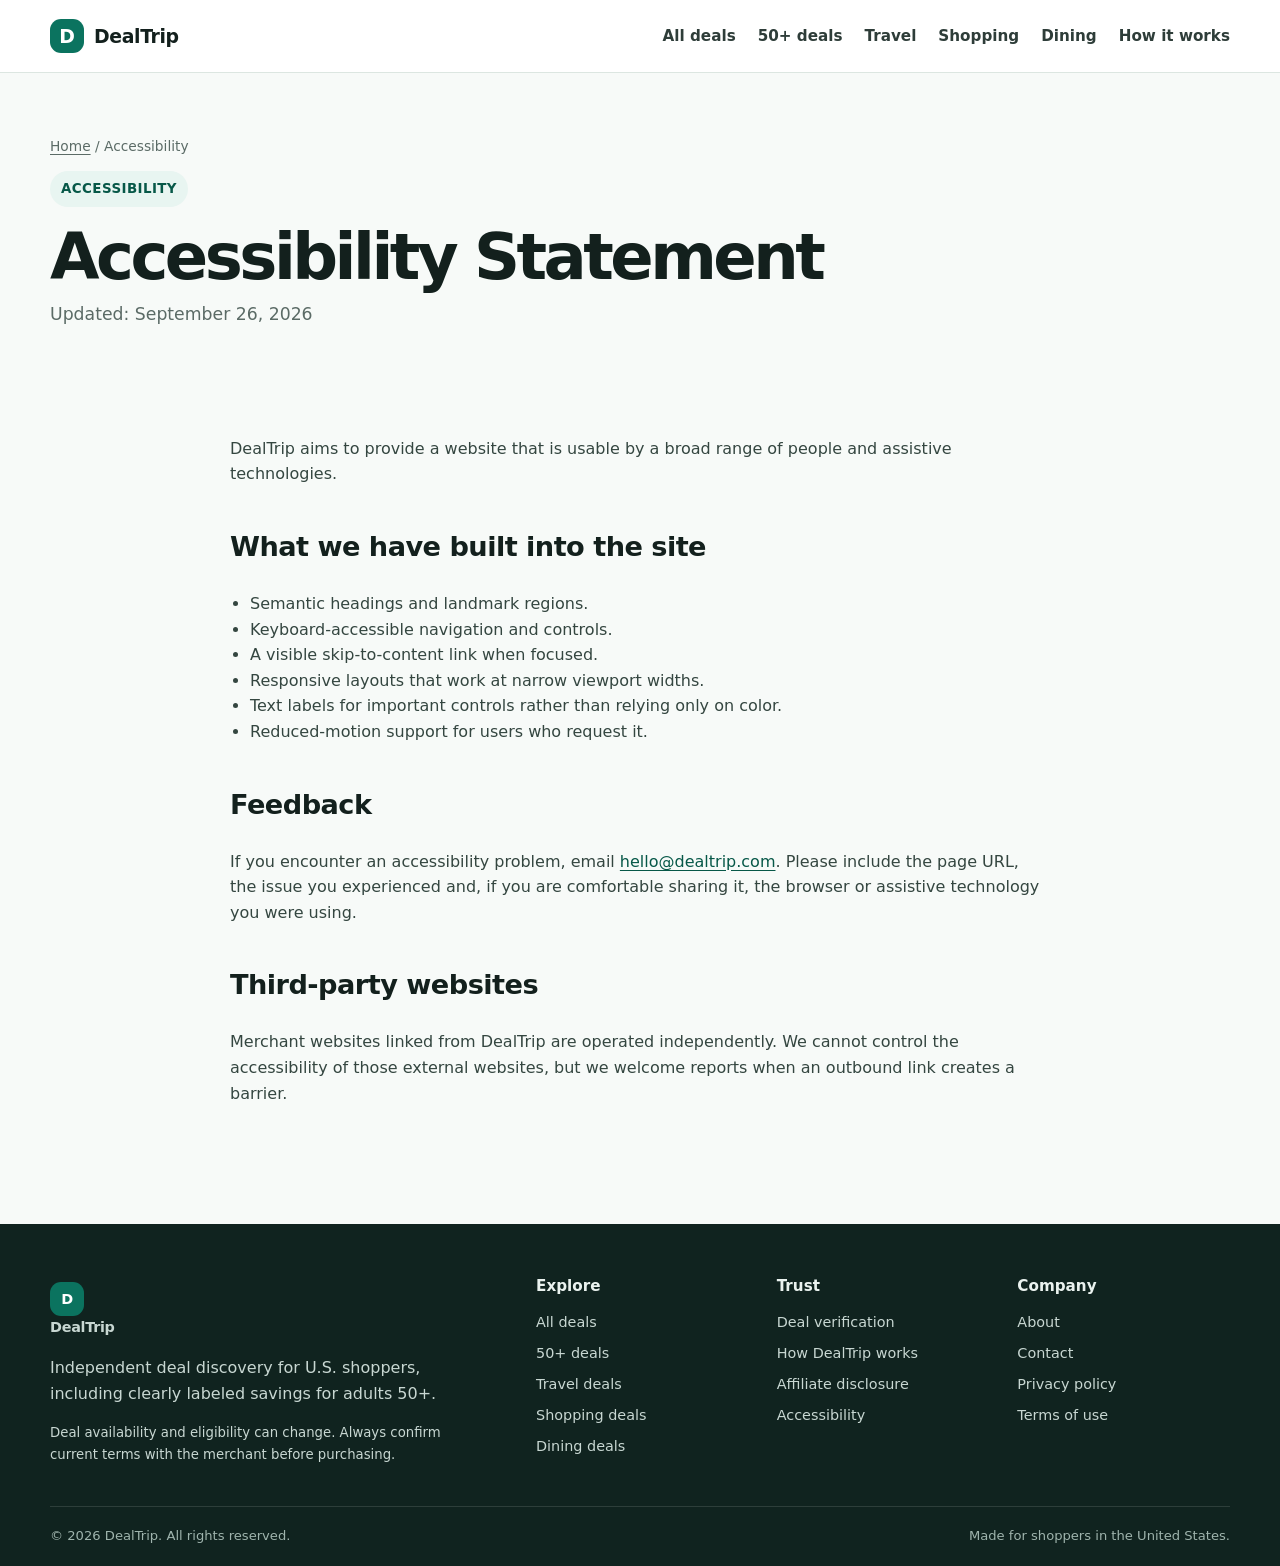
<file: accessibility/index.html>
<!doctype html>
<html lang="en-US">
<head>
<meta charset="utf-8">
<meta name="viewport" content="width=device-width,initial-scale=1">
<title>Accessibility Statement | DealTrip</title>
<meta name="description" content="Read DealTrip’s accessibility statement and how to report an accessibility issue.">
<link rel="canonical" href="https://dealtrip.com/accessibility/">
<meta property="og:type" content="website">
<meta property="og:site_name" content="DealTrip">
<meta property="og:title" content="Accessibility Statement | DealTrip">
<meta property="og:description" content="Read DealTrip’s accessibility statement and how to report an accessibility issue.">
<meta property="og:url" content="https://dealtrip.com/accessibility/">
<meta name="twitter:card" content="summary">

<link rel="icon" href="/assets/favicon.svg" type="image/svg+xml">
<link rel="manifest" href="/manifest.webmanifest">
<meta name="theme-color" content="#0b735f">
<style>

:root{--bg:#f7faf8;--surface:#fff;--text:#13201d;--muted:#5b6b66;--line:#dce6e1;--brand:#0b735f;--brand-dark:#075848;--accent:#f2b84b;--soft:#e8f5f1;--danger:#a14433;--shadow:0 14px 40px rgba(10,50,42,.08);--radius:18px;--max:1180px}*{box-sizing:border-box}html{scroll-behavior:smooth}body{margin:0;background:var(--bg);color:var(--text);font-family:Inter,ui-sans-serif,system-ui,-apple-system,BlinkMacSystemFont,"Segoe UI",sans-serif;line-height:1.6;-webkit-font-smoothing:antialiased}a{color:var(--brand-dark);text-underline-offset:3px}img{max-width:100%;height:auto}.wrap{width:min(calc(100% - 32px),var(--max));margin-inline:auto}.skip-link{position:absolute;left:-9999px;top:0;background:#fff;padding:10px 14px;z-index:100}.skip-link:focus{left:12px;top:12px}.sr-only{position:absolute;width:1px;height:1px;padding:0;margin:-1px;overflow:hidden;clip:rect(0,0,0,0);white-space:nowrap;border:0}.site-header{position:sticky;top:0;z-index:50;background:rgba(255,255,255,.95);backdrop-filter:blur(8px);border-bottom:1px solid var(--line)}.header-inner{min-height:72px;display:flex;align-items:center;gap:28px}.brand{display:inline-flex;align-items:center;gap:10px;color:var(--text);text-decoration:none;font-weight:850;font-size:1.18rem;letter-spacing:-.02em}.brand-mark{display:grid;place-items:center;width:34px;height:34px;border-radius:11px;background:var(--brand);color:#fff;font-weight:900}.main-nav{display:flex;align-items:center;gap:22px;font-size:.95rem;font-weight:650}.main-nav a{color:#2e3d39;text-decoration:none}.main-nav a:hover,.main-nav a:focus{color:var(--brand)}#site-nav{margin-left:auto}.nav-toggle{display:none;border:1px solid var(--line);background:#fff;border-radius:10px;padding:8px 11px;font-size:1.2rem}.hero{padding:76px 0 56px;background:linear-gradient(180deg,#eff9f5 0%,var(--bg) 100%)}.hero-grid{display:grid;grid-template-columns:1.25fr .75fr;gap:44px;align-items:center}.eyebrow{display:inline-flex;gap:8px;align-items:center;padding:7px 11px;border-radius:999px;background:var(--soft);color:var(--brand-dark);font-size:.84rem;font-weight:800;letter-spacing:.03em;text-transform:uppercase}.hero h1,.page-hero h1{font-size:clamp(2.45rem,6vw,4.9rem);line-height:1.02;letter-spacing:-.055em;margin:18px 0 20px;max-width:900px}.hero p{font-size:1.12rem;color:var(--muted);max-width:720px}.hero-card{background:#0c2b24;color:#fff;padding:28px;border-radius:26px;box-shadow:var(--shadow)}.hero-card h2{font-size:1.6rem;margin:0 0 8px}.hero-card p{color:#d4e4df;font-size:1rem}.age-row{display:flex;flex-wrap:wrap;gap:8px;margin:18px 0}.age-pill{background:rgba(255,255,255,.1);border:1px solid rgba(255,255,255,.18);padding:7px 10px;border-radius:999px;font-size:.86rem;font-weight:750}.search{margin-top:26px;display:flex;gap:10px;max-width:720px}.search input{flex:1;min-width:0;border:1px solid #cbd9d4;border-radius:14px;padding:15px 16px;font:inherit;background:#fff}.btn{display:inline-flex;align-items:center;justify-content:center;gap:8px;min-height:46px;padding:11px 17px;border:1px solid transparent;border-radius:12px;text-decoration:none;font-weight:800;cursor:pointer;font:inherit}.btn-primary{background:var(--brand);color:#fff}.btn-primary:hover{background:var(--brand-dark)}.btn-secondary{background:#fff;color:var(--brand-dark);border-color:var(--line)}.btn-dark{background:#fff;color:#0c2b24}.section{padding:64px 0}.section-tight{padding:38px 0}.section-head{display:flex;align-items:end;justify-content:space-between;gap:24px;margin-bottom:24px}.section-head h2{font-size:clamp(1.75rem,3vw,2.65rem);letter-spacing:-.035em;margin:0}.section-head p{margin:6px 0 0;color:var(--muted);max-width:700px}.card-grid{display:grid;grid-template-columns:repeat(3,1fr);gap:18px}.category-grid{display:grid;grid-template-columns:repeat(3,1fr);gap:18px}.category-card,.info-card,.deal-card{background:var(--surface);border:1px solid var(--line);border-radius:var(--radius);box-shadow:0 5px 18px rgba(15,60,49,.04)}.category-card{padding:24px;text-decoration:none;color:var(--text);transition:transform .18s ease,border-color .18s ease}.category-card:hover{transform:translateY(-2px);border-color:#b8cec5}.category-card span{display:block;color:var(--muted);font-size:.94rem;margin-top:6px}.category-icon{display:grid;place-items:center;width:42px;height:42px;border-radius:13px;background:var(--soft);color:var(--brand);font-size:1.2rem;font-weight:900}.deals-layout{display:grid;grid-template-columns:250px 1fr;gap:24px}.filters{position:sticky;top:92px;align-self:start;background:#fff;border:1px solid var(--line);border-radius:var(--radius);padding:20px}.filters h2{font-size:1rem;margin:0 0 12px}.filter-group{margin:18px 0}.filter-group label{display:block;font-size:.9rem;font-weight:700;margin-bottom:6px}.filters select,.filters input{width:100%;border:1px solid #cbd9d4;border-radius:10px;padding:10px;font:inherit;background:#fff}.deal-list{display:grid;gap:16px}.deal-card{padding:22px}.deal-top{display:flex;align-items:flex-start;gap:16px}.merchant-logo{display:grid;place-items:center;flex:0 0 48px;width:48px;height:48px;border-radius:14px;background:#f0f5f3;border:1px solid var(--line);font-weight:900;color:var(--brand-dark)}.deal-main{min-width:0;flex:1}.deal-meta{display:flex;flex-wrap:wrap;gap:7px;margin-bottom:6px}.tag{display:inline-flex;align-items:center;border-radius:999px;background:#f0f5f3;padding:5px 8px;font-size:.77rem;font-weight:780;color:#3c514b}.tag-age{background:#fff0ca;color:#684800}.deal-card h3{margin:4px 0 6px;font-size:1.22rem;line-height:1.3}.deal-card p{margin:7px 0;color:var(--muted)}.deal-details{display:grid;grid-template-columns:repeat(3,1fr);gap:12px;margin:16px 0;border-top:1px solid var(--line);padding-top:14px}.deal-details strong{display:block;font-size:.76rem;text-transform:uppercase;letter-spacing:.04em;color:#73827e}.deal-details span{font-size:.9rem}.deal-actions{display:flex;align-items:center;justify-content:space-between;gap:12px;margin-top:16px}.verified{font-size:.83rem;color:#4d615b}.verified::before{content:"✓";display:inline-grid;place-items:center;width:18px;height:18px;border-radius:50%;background:var(--soft);color:var(--brand);font-weight:900;margin-right:6px}.trust-band{background:#0c2b24;color:#fff}.trust-grid{display:grid;grid-template-columns:1.1fr repeat(3,.63fr);gap:22px;align-items:start}.trust-grid h2{font-size:2.15rem;letter-spacing:-.035em;margin:0}.trust-grid p{color:#cfe0da}.trust-stat strong{display:block;font-size:1.4rem}.trust-stat span{font-size:.9rem;color:#cfe0da}.page-hero{padding:62px 0 36px}.page-hero h1{font-size:clamp(2.35rem,5vw,4rem);margin-bottom:16px}.page-hero p{font-size:1.08rem;color:var(--muted);max-width:800px}.prose{max-width:820px}.prose h2{margin-top:38px;font-size:1.7rem;letter-spacing:-.02em}.prose h3{margin-top:28px}.prose p,.prose li{color:#344640}.prose ul,.prose ol{padding-left:1.25rem}.callout{border:1px solid #bad8ce;background:var(--soft);padding:18px 20px;border-radius:14px;margin:22px 0}.callout.warning{border-color:#ecd08a;background:#fff8e7}.legal-updated{font-size:.9rem;color:var(--muted);margin-top:-5px}.two-col{display:grid;grid-template-columns:1fr 1fr;gap:22px}.info-card{padding:24px}.info-card h2,.info-card h3{margin-top:0}.steps{counter-reset:step;display:grid;grid-template-columns:repeat(3,1fr);gap:18px}.step{counter-increment:step;background:#fff;border:1px solid var(--line);border-radius:var(--radius);padding:24px}.step::before{content:counter(step);display:grid;place-items:center;width:34px;height:34px;border-radius:50%;background:var(--brand);color:#fff;font-weight:900;margin-bottom:18px}.empty{background:#fff;border:1px dashed #b8cbc4;border-radius:16px;padding:32px;text-align:center;color:var(--muted)}.notice{font-size:.92rem;background:#fff8e7;border:1px solid #ecd08a;border-radius:12px;padding:12px 14px}.site-footer{margin-top:64px;background:#10231f;color:#eaf2ef;padding:50px 0 20px}.footer-grid{display:grid;grid-template-columns:1.4fr repeat(3,.65fr);gap:28px}.footer-grid h2{font-size:.95rem;margin:0 0 12px}.footer-grid a{display:block;color:#c8d7d2;text-decoration:none;margin:8px 0;font-size:.9rem}.footer-grid p{color:#c8d7d2;max-width:420px}.brand-footer{color:#fff}.fine{font-size:.83rem}.footer-bottom{border-top:1px solid rgba(255,255,255,.12);margin-top:28px;padding-top:18px;display:flex;justify-content:space-between;gap:18px;color:#9fb4ad;font-size:.82rem}.breadcrumb{font-size:.86rem;color:var(--muted);margin-bottom:14px}.breadcrumb a{color:var(--muted)}.faq details{background:#fff;border:1px solid var(--line);border-radius:12px;padding:0 18px;margin:10px 0}.faq summary{cursor:pointer;font-weight:780;padding:16px 0}.faq details p{padding:0 0 16px;margin:0;color:var(--muted)}.badge-row{display:flex;flex-wrap:wrap;gap:10px;margin-top:20px}.mini-badge{padding:8px 11px;background:#fff;border:1px solid var(--line);border-radius:999px;font-size:.85rem;font-weight:700}.result-count{font-size:.9rem;color:var(--muted);margin-bottom:14px}.source-note{font-size:.83rem;color:var(--muted)}.ad-note{background:#f0f5f3;border-left:4px solid var(--brand);padding:14px 16px;border-radius:8px}.contact-card{max-width:680px}.contact-line{display:flex;gap:12px;align-items:flex-start;padding:16px 0;border-bottom:1px solid var(--line)}.contact-line:last-child{border-bottom:0}.contact-label{font-weight:800;min-width:120px}.hide{display:none!important}@media(max-width:900px){.main-nav{gap:14px;flex-wrap:wrap}.hero-grid,.trust-grid,.footer-grid{grid-template-columns:1fr 1fr}.card-grid,.category-grid,.steps{grid-template-columns:1fr 1fr}.deals-layout{grid-template-columns:1fr}.filters{position:static}.hero{padding-top:52px}}@media(max-width:720px){.wrap{width:min(calc(100% - 24px),var(--max))}.nav-toggle{display:block;margin-left:auto}#site-nav{display:none;position:absolute;left:12px;right:12px;top:66px;background:#fff;border:1px solid var(--line);border-radius:14px;box-shadow:var(--shadow);padding:10px}.nav-open #site-nav{display:block}.main-nav{display:grid;gap:0}.main-nav a{padding:11px 10px;border-bottom:1px solid #edf2ef}.main-nav a:last-child{border-bottom:0}.hero-grid,.trust-grid,.footer-grid,.card-grid,.category-grid,.steps,.two-col{grid-template-columns:1fr}.hero h1,.page-hero h1{letter-spacing:-.045em}.search{flex-direction:column}.section{padding:48px 0}.section-head{align-items:start;flex-direction:column}.deal-top{align-items:flex-start}.deal-details{grid-template-columns:1fr}.deal-actions{align-items:stretch;flex-direction:column}.deal-actions .btn{width:100%}.footer-bottom{flex-direction:column}.contact-line{flex-direction:column;gap:3px}.contact-label{min-width:0}}@media(prefers-reduced-motion:reduce){html{scroll-behavior:auto}*{transition:none!important}}

</style>
<script type="application/json" id="dealtrip-data">
[
  {
    "id": "amtrak-senior-10",
    "merchant": "Amtrak",
    "title": "10% off most rail fares for travelers 65+",
    "age": 65,
    "category": "Travel",
    "type": "Senior fare",
    "availability": "Most Amtrak trains in the U.S.",
    "summary": "Travelers age 65+ can receive 10% off most rail fares on most Amtrak trains. Valid proof of age is required; exclusions apply.",
    "terms": "Does not apply to sleeping accommodation charges and has route/service limitations. Cross-border service has different age rules.",
    "url": "https://www.amtrak.com/seniors-discount",
    "verified": "September 26, 2026",
    "badge": "65+"
  },
  {
    "id": "michaels-senior-10",
    "merchant": "Michaels",
    "title": "10% senior discount for shoppers 55+",
    "age": 55,
    "category": "Shopping",
    "type": "Senior discount",
    "availability": "U.S. stores and eligible online purchases",
    "summary": "Eligible shoppers age 55+ can receive 10% off eligible purchases after verification through Michaels Rewards or by showing valid ID in store.",
    "terms": "Exclusions and daily/product limits apply. Merchant terms can change.",
    "url": "https://www.michaels.com/senior-discount",
    "verified": "September 26, 2026",
    "badge": "55+"
  },
  {
    "id": "kohls-senior-wednesday",
    "merchant": "Kohl's",
    "title": "15% off qualifying in-store purchases on Wednesdays for 60+",
    "age": 60,
    "category": "Shopping",
    "type": "Weekly senior discount",
    "availability": "Participating U.S. Kohl\u2019s stores",
    "summary": "Customers age 60+ can receive 15% off qualifying in-store purchases every Wednesday. Bring identification to verify age.",
    "terms": "In-store only. Coupon exclusions apply and it cannot be combined with other percent-off coupons.",
    "url": "https://www.kohls.com/faq/article/101",
    "verified": "September 26, 2026",
    "badge": "60+"
  },
  {
    "id": "royal-caribbean-senior-rates",
    "merchant": "Royal Caribbean",
    "title": "Senior rates on select sailings for travelers 55+",
    "age": 55,
    "category": "Travel",
    "type": "Variable senior rate",
    "availability": "Select sailings and eligible markets",
    "summary": "Royal Caribbean offers senior rates on select sailings for qualifying guests age 55+. Availability and pricing vary by sailing.",
    "terms": "Capacity controlled and subject to availability. Valid ID may be required and combinability rules vary.",
    "url": "https://www.royalcaribbean.com/terms-and-conditions/promotions",
    "verified": "September 26, 2026",
    "badge": "55+"
  },
  {
    "id": "marriott-nyc-senior",
    "merchant": "Delta Hotels by Marriott",
    "title": "Senior rate for guests 62+ at Delta Hotels New York Times Square",
    "age": 62,
    "category": "Travel",
    "type": "Hotel senior rate",
    "availability": "Delta Hotels New York Times Square",
    "summary": "A senior savings rate is available for guests age 62+ at this New York City property, with valid ID required at check-in.",
    "terms": "Offer-specific stay dates and booking terms apply. Promotional code S9R is listed by Marriott for this offer.",
    "url": "https://www.marriott.com/offers/senior-discount-rate-OFF-78012/NYCDE-delta-hotels-new-york-times-square",
    "verified": "September 26, 2026",
    "badge": "62+"
  },
  {
    "id": "marriott-waikiki-senior",
    "merchant": "Marriott Waikiki Resorts",
    "title": "15% off eligible Waikiki senior rates for guests 62+",
    "age": 62,
    "category": "Travel",
    "type": "Hotel senior rate",
    "availability": "Selected participating Waikiki Marriott properties",
    "summary": "Selected Waikiki Marriott properties list a 15% senior discount off eligible best available rates for guests age 62+.",
    "terms": "Valid ID required. Offer dates, participating properties and availability are controlled by Marriott.",
    "url": "https://www.marriott.com/offers/waikiki-senior-discount-15-off-best-available-rate-off-67202",
    "verified": "September 26, 2026",
    "badge": "62+"
  },
  {
    "id": "ihop-55-menu",
    "merchant": "IHOP",
    "title": "Special-value 55+ menu at participating IHOP restaurants",
    "age": 55,
    "category": "Dining",
    "type": "55+ menu",
    "availability": "Participating U.S. IHOP restaurants; pricing varies by location",
    "summary": "IHOP lists a 55+ menu with specially priced all-day favorites at participating restaurant locations. Menu items and prices vary by store.",
    "terms": "Availability, menu items and prices vary by restaurant. Select your location and confirm the current local menu before visiting.",
    "url": "https://www.ihop.com/en/menu",
    "verified": "September 26, 2026",
    "badge": "55+"
  }
]
</script>
<script>

document.addEventListener('DOMContentLoaded', () => {
  const toggle = document.querySelector('.nav-toggle');
  if (toggle) toggle.addEventListener('click', () => {
    const open = document.body.classList.toggle('nav-open');
    toggle.setAttribute('aria-expanded', String(open));
  });
  const y = document.getElementById('year'); if (y) y.textContent = new Date().getFullYear();

  const homeInput = document.querySelector('[data-home-search]');
  const homeButton = document.getElementById('home-search-button');
  if (homeInput && homeButton) {
    const syncHome = () => {
      const q = homeInput.value.trim();
      homeButton.href = '/deals/' + (q ? '?q=' + encodeURIComponent(q) : '');
    };
    homeInput.addEventListener('input', syncHome);
    homeInput.addEventListener('keydown', e => { if (e.key === 'Enter') { syncHome(); location.href = homeButton.href; } });
  }
  const queryValue = new URLSearchParams(location.search).get('q');
  if (queryValue) {
    const dealSearchInput = document.querySelector('[data-deal-search]');
    if (dealSearchInput) dealSearchInput.value = queryValue;
  }

  const containers = document.querySelectorAll('[data-deals]');
  if (!containers.length) return;
  const embeddedData = document.getElementById('dealtrip-data');
  const dealsPromise = embeddedData
    ? Promise.resolve(JSON.parse(embeddedData.textContent))
    : fetch('/assets/deals.json').then(r => { if (!r.ok) throw new Error('Deal data not found'); return r.json(); });
  dealsPromise.then(deals => {
    containers.forEach(container => {
      const presetCategory = container.dataset.category || '';
      const minAgePreset = Number(container.dataset.minAge || 0);
      const search = document.querySelector('[data-deal-search]');
      const age = document.querySelector('[data-age-filter]');
      const category = document.querySelector('[data-category-filter]');
      const count = document.querySelector('[data-result-count]');
      const render = () => {
        const q = (search?.value || '').trim().toLowerCase();
        const ageValue = Number(age?.value || minAgePreset || 0);
        const catValue = category?.value || presetCategory;
        const filtered = deals.filter(d => {
          const hay = `${d.merchant} ${d.title} ${d.category} ${d.summary}`.toLowerCase();
          const qok = !q || hay.includes(q);
          const aok = !ageValue || d.age >= ageValue;
          const cok = !catValue || d.category === catValue;
          return qok && aok && cok;
        });
        container.innerHTML = filtered.length ? filtered.map(card).join('') : `<div class="empty"><strong>No matching deals.</strong><br>Try a different keyword or filter.</div>`;
        if (count) count.textContent = `${filtered.length} verified starter deal${filtered.length === 1 ? '' : 's'} shown`;
      };
      [search,age,category].forEach(el => el?.addEventListener(el.tagName === 'INPUT' ? 'input':'change', render));
      render();
    });
  }).catch(() => {
    containers.forEach(c => c.innerHTML = '<div class="empty">Deals could not be loaded. Please refresh the page.</div>');
  });
  function card(d){
    const initial = d.merchant.slice(0,1).toUpperCase();
    return `<article class="deal-card">
      <div class="deal-top"><div class="merchant-logo" aria-hidden="true">${esc(initial)}</div><div class="deal-main">
      <div class="deal-meta"><span class="tag tag-age">${esc(d.badge)}</span><span class="tag">${esc(d.category)}</span><span class="tag">${esc(d.type)}</span></div>
      <h3>${esc(d.title)}</h3><p><strong>${esc(d.merchant)}</strong> · ${esc(d.summary)}</p></div></div>
      <div class="deal-details"><div><strong>Eligibility</strong><span>Age ${d.age}+</span></div><div><strong>Where</strong><span>${esc(d.availability)}</span></div><div><strong>Important</strong><span>${esc(d.terms)}</span></div></div>
      <div class="deal-actions"><span class="verified">Checked ${esc(d.verified)}</span><a class="btn btn-primary" href="${escAttr(d.url)}" target="_blank" rel="noopener">View official offer <span aria-hidden="true">↗</span></a></div>
    </article>`;
  }
  function esc(s){return String(s).replace(/[&<>"']/g,m=>({'&':'&amp;','<':'&lt;','>':'&gt;','"':'&quot;',"'":'&#39;'}[m]))}
  function escAttr(s){return esc(s)}
});

</script>


</head>
<body class="">
<a class="skip-link" href="#main">Skip to content</a>
<header class="site-header">
  <div class="wrap header-inner">
    <a class="brand" href="/" aria-label="DealTrip home"><span class="brand-mark" aria-hidden="true">D</span><span>DealTrip</span></a>
    <button class="nav-toggle" type="button" aria-expanded="false" aria-controls="site-nav"><span class="sr-only">Toggle navigation</span><span aria-hidden="true">☰</span></button>
    <div id="site-nav">
<nav class="main-nav" aria-label="Primary navigation">
  <a href="/deals/">All deals</a>
  <a href="/50-plus-deals/">50+ deals</a>
  <a href="/categories/travel/">Travel</a>
  <a href="/categories/shopping/">Shopping</a>
  <a href="/categories/dining/">Dining</a>
  <a href="/how-it-works/">How it works</a>
</nav></div>
  </div>
</header>
<main id="main"><section class="page-hero"><div class="wrap"><div class="breadcrumb"><a href="/">Home</a> / Accessibility</div><span class="eyebrow">Accessibility</span><h1>Accessibility Statement</h1><p class="legal-updated">Updated: September 26, 2026</p></div></section><section class="section-tight"><div class="wrap prose"><p>DealTrip aims to provide a website that is usable by a broad range of people and assistive technologies.</p><h2>What we have built into the site</h2><ul><li>Semantic headings and landmark regions.</li><li>Keyboard-accessible navigation and controls.</li><li>A visible skip-to-content link when focused.</li><li>Responsive layouts that work at narrow viewport widths.</li><li>Text labels for important controls rather than relying only on color.</li><li>Reduced-motion support for users who request it.</li></ul><h2>Feedback</h2><p>If you encounter an accessibility problem, email <a href="mailto:hello@dealtrip.com">hello@dealtrip.com</a>. Please include the page URL, the issue you experienced and, if you are comfortable sharing it, the browser or assistive technology you were using.</p><h2>Third-party websites</h2><p>Merchant websites linked from DealTrip are operated independently. We cannot control the accessibility of those external websites, but we welcome reports when an outbound link creates a barrier.</p></div></section></main>

<footer class="site-footer">
  <div class="wrap footer-grid">
    <div>
      <a class="brand brand-footer" href="/" aria-label="DealTrip home"><span class="brand-mark" aria-hidden="true">D</span><span>DealTrip</span></a>
      <p>Independent deal discovery for U.S. shoppers, including clearly labeled savings for adults 50+.</p>
      <p class="fine">Deal availability and eligibility can change. Always confirm current terms with the merchant before purchasing.</p>
    </div>
    <div>
      <h2>Explore</h2>
      <a href="/deals/">All deals</a>
      <a href="/50-plus-deals/">50+ deals</a>
      <a href="/categories/travel/">Travel deals</a>
      <a href="/categories/shopping/">Shopping deals</a>
      <a href="/categories/dining/">Dining deals</a>
    </div>
    <div>
      <h2>Trust</h2>
      <a href="/deal-verification/">Deal verification</a>
      <a href="/how-it-works/">How DealTrip works</a>
      <a href="/affiliate-disclosure/">Affiliate disclosure</a>
      <a href="/accessibility/">Accessibility</a>
    </div>
    <div>
      <h2>Company</h2>
      <a href="/about/">About</a>
      <a href="/contact/">Contact</a>
      <a href="/privacy/">Privacy policy</a>
      <a href="/terms/">Terms of use</a>
    </div>
  </div>
  <div class="wrap footer-bottom"><span>© <span id="year">2026</span> DealTrip. All rights reserved.</span><span>Made for shoppers in the United States.</span></div>
</footer>
</body>
</html>
</file>
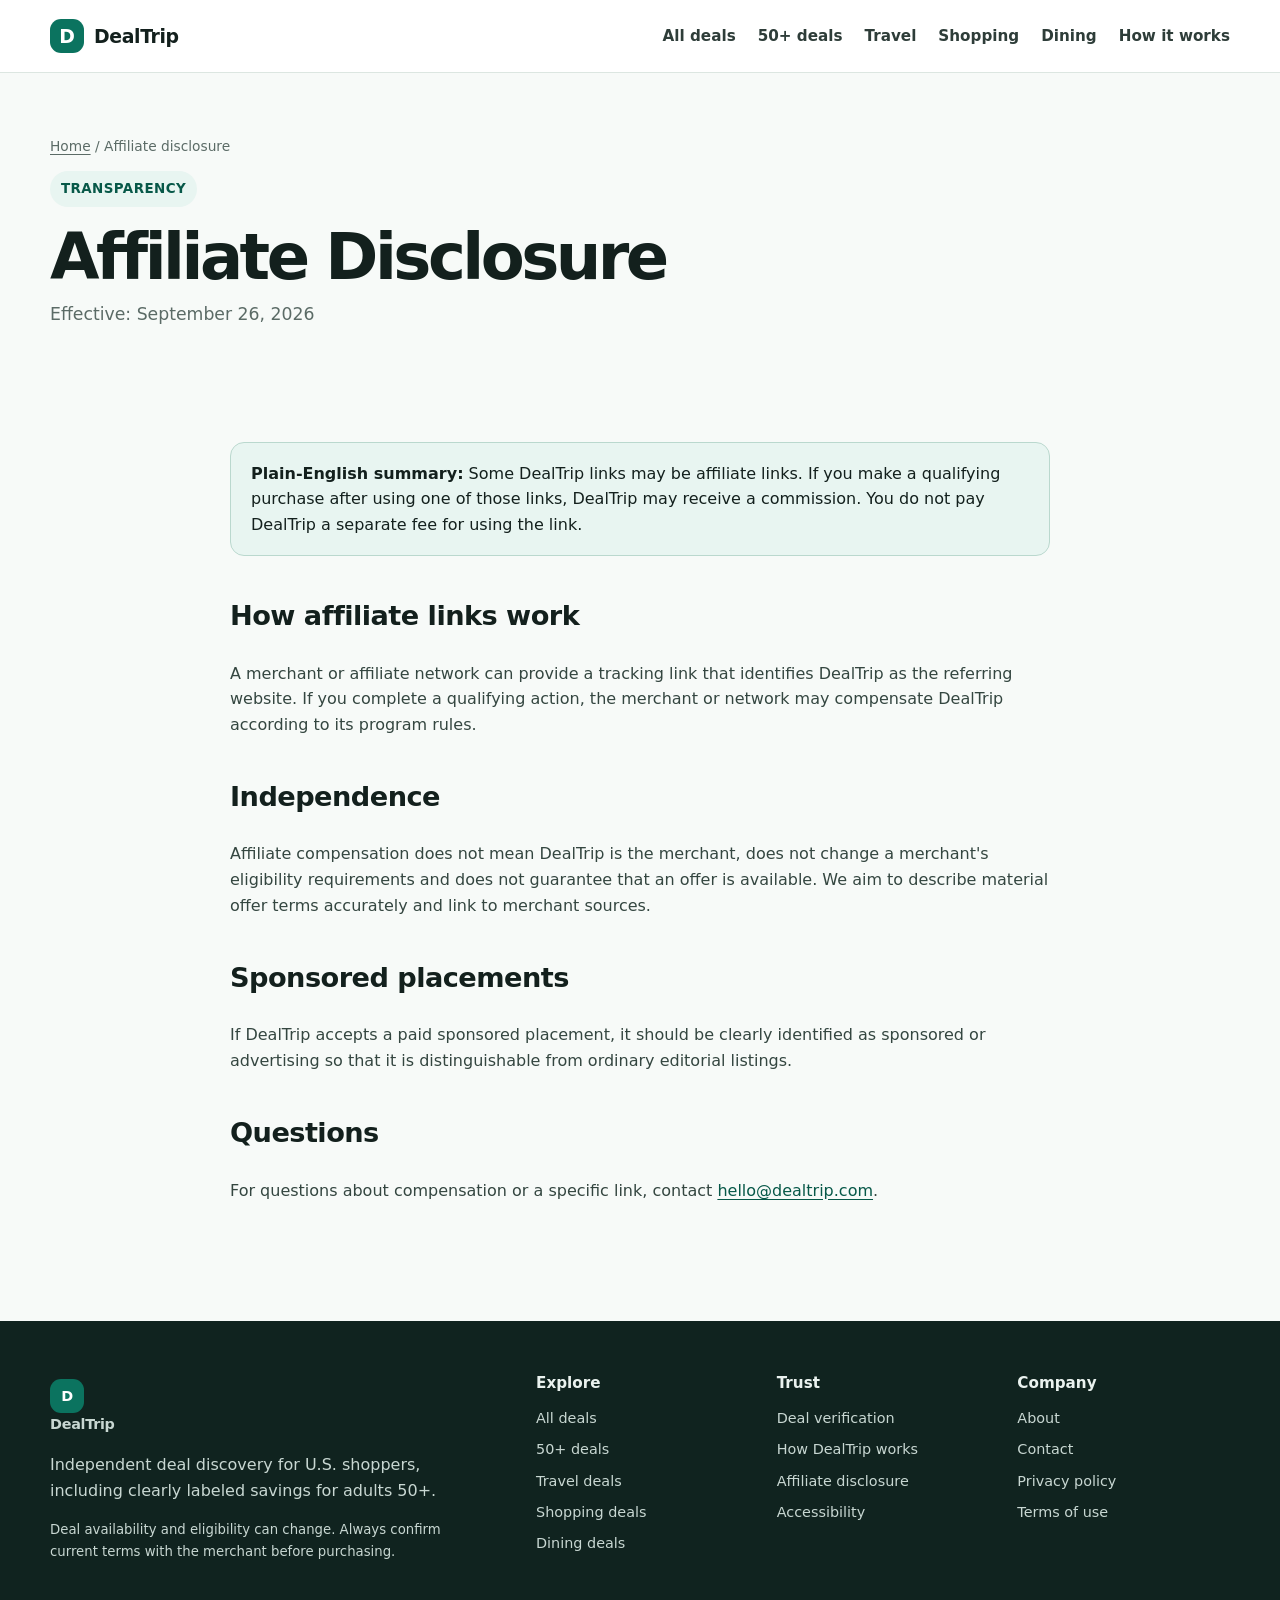
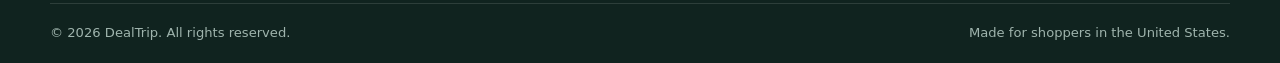
<file: affiliate-disclosure/index.html>
<!doctype html>
<html lang="en-US">
<head>
<meta charset="utf-8">
<meta name="viewport" content="width=device-width,initial-scale=1">
<title>Affiliate Disclosure | DealTrip</title>
<meta name="description" content="Learn how DealTrip may earn commissions from affiliate links and how sponsored placements are disclosed.">
<link rel="canonical" href="https://dealtrip.com/affiliate-disclosure/">
<meta property="og:type" content="website">
<meta property="og:site_name" content="DealTrip">
<meta property="og:title" content="Affiliate Disclosure | DealTrip">
<meta property="og:description" content="Learn how DealTrip may earn commissions from affiliate links and how sponsored placements are disclosed.">
<meta property="og:url" content="https://dealtrip.com/affiliate-disclosure/">
<meta name="twitter:card" content="summary">

<link rel="icon" href="/assets/favicon.svg" type="image/svg+xml">
<link rel="manifest" href="/manifest.webmanifest">
<meta name="theme-color" content="#0b735f">
<style>

:root{--bg:#f7faf8;--surface:#fff;--text:#13201d;--muted:#5b6b66;--line:#dce6e1;--brand:#0b735f;--brand-dark:#075848;--accent:#f2b84b;--soft:#e8f5f1;--danger:#a14433;--shadow:0 14px 40px rgba(10,50,42,.08);--radius:18px;--max:1180px}*{box-sizing:border-box}html{scroll-behavior:smooth}body{margin:0;background:var(--bg);color:var(--text);font-family:Inter,ui-sans-serif,system-ui,-apple-system,BlinkMacSystemFont,"Segoe UI",sans-serif;line-height:1.6;-webkit-font-smoothing:antialiased}a{color:var(--brand-dark);text-underline-offset:3px}img{max-width:100%;height:auto}.wrap{width:min(calc(100% - 32px),var(--max));margin-inline:auto}.skip-link{position:absolute;left:-9999px;top:0;background:#fff;padding:10px 14px;z-index:100}.skip-link:focus{left:12px;top:12px}.sr-only{position:absolute;width:1px;height:1px;padding:0;margin:-1px;overflow:hidden;clip:rect(0,0,0,0);white-space:nowrap;border:0}.site-header{position:sticky;top:0;z-index:50;background:rgba(255,255,255,.95);backdrop-filter:blur(8px);border-bottom:1px solid var(--line)}.header-inner{min-height:72px;display:flex;align-items:center;gap:28px}.brand{display:inline-flex;align-items:center;gap:10px;color:var(--text);text-decoration:none;font-weight:850;font-size:1.18rem;letter-spacing:-.02em}.brand-mark{display:grid;place-items:center;width:34px;height:34px;border-radius:11px;background:var(--brand);color:#fff;font-weight:900}.main-nav{display:flex;align-items:center;gap:22px;font-size:.95rem;font-weight:650}.main-nav a{color:#2e3d39;text-decoration:none}.main-nav a:hover,.main-nav a:focus{color:var(--brand)}#site-nav{margin-left:auto}.nav-toggle{display:none;border:1px solid var(--line);background:#fff;border-radius:10px;padding:8px 11px;font-size:1.2rem}.hero{padding:76px 0 56px;background:linear-gradient(180deg,#eff9f5 0%,var(--bg) 100%)}.hero-grid{display:grid;grid-template-columns:1.25fr .75fr;gap:44px;align-items:center}.eyebrow{display:inline-flex;gap:8px;align-items:center;padding:7px 11px;border-radius:999px;background:var(--soft);color:var(--brand-dark);font-size:.84rem;font-weight:800;letter-spacing:.03em;text-transform:uppercase}.hero h1,.page-hero h1{font-size:clamp(2.45rem,6vw,4.9rem);line-height:1.02;letter-spacing:-.055em;margin:18px 0 20px;max-width:900px}.hero p{font-size:1.12rem;color:var(--muted);max-width:720px}.hero-card{background:#0c2b24;color:#fff;padding:28px;border-radius:26px;box-shadow:var(--shadow)}.hero-card h2{font-size:1.6rem;margin:0 0 8px}.hero-card p{color:#d4e4df;font-size:1rem}.age-row{display:flex;flex-wrap:wrap;gap:8px;margin:18px 0}.age-pill{background:rgba(255,255,255,.1);border:1px solid rgba(255,255,255,.18);padding:7px 10px;border-radius:999px;font-size:.86rem;font-weight:750}.search{margin-top:26px;display:flex;gap:10px;max-width:720px}.search input{flex:1;min-width:0;border:1px solid #cbd9d4;border-radius:14px;padding:15px 16px;font:inherit;background:#fff}.btn{display:inline-flex;align-items:center;justify-content:center;gap:8px;min-height:46px;padding:11px 17px;border:1px solid transparent;border-radius:12px;text-decoration:none;font-weight:800;cursor:pointer;font:inherit}.btn-primary{background:var(--brand);color:#fff}.btn-primary:hover{background:var(--brand-dark)}.btn-secondary{background:#fff;color:var(--brand-dark);border-color:var(--line)}.btn-dark{background:#fff;color:#0c2b24}.section{padding:64px 0}.section-tight{padding:38px 0}.section-head{display:flex;align-items:end;justify-content:space-between;gap:24px;margin-bottom:24px}.section-head h2{font-size:clamp(1.75rem,3vw,2.65rem);letter-spacing:-.035em;margin:0}.section-head p{margin:6px 0 0;color:var(--muted);max-width:700px}.card-grid{display:grid;grid-template-columns:repeat(3,1fr);gap:18px}.category-grid{display:grid;grid-template-columns:repeat(3,1fr);gap:18px}.category-card,.info-card,.deal-card{background:var(--surface);border:1px solid var(--line);border-radius:var(--radius);box-shadow:0 5px 18px rgba(15,60,49,.04)}.category-card{padding:24px;text-decoration:none;color:var(--text);transition:transform .18s ease,border-color .18s ease}.category-card:hover{transform:translateY(-2px);border-color:#b8cec5}.category-card span{display:block;color:var(--muted);font-size:.94rem;margin-top:6px}.category-icon{display:grid;place-items:center;width:42px;height:42px;border-radius:13px;background:var(--soft);color:var(--brand);font-size:1.2rem;font-weight:900}.deals-layout{display:grid;grid-template-columns:250px 1fr;gap:24px}.filters{position:sticky;top:92px;align-self:start;background:#fff;border:1px solid var(--line);border-radius:var(--radius);padding:20px}.filters h2{font-size:1rem;margin:0 0 12px}.filter-group{margin:18px 0}.filter-group label{display:block;font-size:.9rem;font-weight:700;margin-bottom:6px}.filters select,.filters input{width:100%;border:1px solid #cbd9d4;border-radius:10px;padding:10px;font:inherit;background:#fff}.deal-list{display:grid;gap:16px}.deal-card{padding:22px}.deal-top{display:flex;align-items:flex-start;gap:16px}.merchant-logo{display:grid;place-items:center;flex:0 0 48px;width:48px;height:48px;border-radius:14px;background:#f0f5f3;border:1px solid var(--line);font-weight:900;color:var(--brand-dark)}.deal-main{min-width:0;flex:1}.deal-meta{display:flex;flex-wrap:wrap;gap:7px;margin-bottom:6px}.tag{display:inline-flex;align-items:center;border-radius:999px;background:#f0f5f3;padding:5px 8px;font-size:.77rem;font-weight:780;color:#3c514b}.tag-age{background:#fff0ca;color:#684800}.deal-card h3{margin:4px 0 6px;font-size:1.22rem;line-height:1.3}.deal-card p{margin:7px 0;color:var(--muted)}.deal-details{display:grid;grid-template-columns:repeat(3,1fr);gap:12px;margin:16px 0;border-top:1px solid var(--line);padding-top:14px}.deal-details strong{display:block;font-size:.76rem;text-transform:uppercase;letter-spacing:.04em;color:#73827e}.deal-details span{font-size:.9rem}.deal-actions{display:flex;align-items:center;justify-content:space-between;gap:12px;margin-top:16px}.verified{font-size:.83rem;color:#4d615b}.verified::before{content:"✓";display:inline-grid;place-items:center;width:18px;height:18px;border-radius:50%;background:var(--soft);color:var(--brand);font-weight:900;margin-right:6px}.trust-band{background:#0c2b24;color:#fff}.trust-grid{display:grid;grid-template-columns:1.1fr repeat(3,.63fr);gap:22px;align-items:start}.trust-grid h2{font-size:2.15rem;letter-spacing:-.035em;margin:0}.trust-grid p{color:#cfe0da}.trust-stat strong{display:block;font-size:1.4rem}.trust-stat span{font-size:.9rem;color:#cfe0da}.page-hero{padding:62px 0 36px}.page-hero h1{font-size:clamp(2.35rem,5vw,4rem);margin-bottom:16px}.page-hero p{font-size:1.08rem;color:var(--muted);max-width:800px}.prose{max-width:820px}.prose h2{margin-top:38px;font-size:1.7rem;letter-spacing:-.02em}.prose h3{margin-top:28px}.prose p,.prose li{color:#344640}.prose ul,.prose ol{padding-left:1.25rem}.callout{border:1px solid #bad8ce;background:var(--soft);padding:18px 20px;border-radius:14px;margin:22px 0}.callout.warning{border-color:#ecd08a;background:#fff8e7}.legal-updated{font-size:.9rem;color:var(--muted);margin-top:-5px}.two-col{display:grid;grid-template-columns:1fr 1fr;gap:22px}.info-card{padding:24px}.info-card h2,.info-card h3{margin-top:0}.steps{counter-reset:step;display:grid;grid-template-columns:repeat(3,1fr);gap:18px}.step{counter-increment:step;background:#fff;border:1px solid var(--line);border-radius:var(--radius);padding:24px}.step::before{content:counter(step);display:grid;place-items:center;width:34px;height:34px;border-radius:50%;background:var(--brand);color:#fff;font-weight:900;margin-bottom:18px}.empty{background:#fff;border:1px dashed #b8cbc4;border-radius:16px;padding:32px;text-align:center;color:var(--muted)}.notice{font-size:.92rem;background:#fff8e7;border:1px solid #ecd08a;border-radius:12px;padding:12px 14px}.site-footer{margin-top:64px;background:#10231f;color:#eaf2ef;padding:50px 0 20px}.footer-grid{display:grid;grid-template-columns:1.4fr repeat(3,.65fr);gap:28px}.footer-grid h2{font-size:.95rem;margin:0 0 12px}.footer-grid a{display:block;color:#c8d7d2;text-decoration:none;margin:8px 0;font-size:.9rem}.footer-grid p{color:#c8d7d2;max-width:420px}.brand-footer{color:#fff}.fine{font-size:.83rem}.footer-bottom{border-top:1px solid rgba(255,255,255,.12);margin-top:28px;padding-top:18px;display:flex;justify-content:space-between;gap:18px;color:#9fb4ad;font-size:.82rem}.breadcrumb{font-size:.86rem;color:var(--muted);margin-bottom:14px}.breadcrumb a{color:var(--muted)}.faq details{background:#fff;border:1px solid var(--line);border-radius:12px;padding:0 18px;margin:10px 0}.faq summary{cursor:pointer;font-weight:780;padding:16px 0}.faq details p{padding:0 0 16px;margin:0;color:var(--muted)}.badge-row{display:flex;flex-wrap:wrap;gap:10px;margin-top:20px}.mini-badge{padding:8px 11px;background:#fff;border:1px solid var(--line);border-radius:999px;font-size:.85rem;font-weight:700}.result-count{font-size:.9rem;color:var(--muted);margin-bottom:14px}.source-note{font-size:.83rem;color:var(--muted)}.ad-note{background:#f0f5f3;border-left:4px solid var(--brand);padding:14px 16px;border-radius:8px}.contact-card{max-width:680px}.contact-line{display:flex;gap:12px;align-items:flex-start;padding:16px 0;border-bottom:1px solid var(--line)}.contact-line:last-child{border-bottom:0}.contact-label{font-weight:800;min-width:120px}.hide{display:none!important}@media(max-width:900px){.main-nav{gap:14px;flex-wrap:wrap}.hero-grid,.trust-grid,.footer-grid{grid-template-columns:1fr 1fr}.card-grid,.category-grid,.steps{grid-template-columns:1fr 1fr}.deals-layout{grid-template-columns:1fr}.filters{position:static}.hero{padding-top:52px}}@media(max-width:720px){.wrap{width:min(calc(100% - 24px),var(--max))}.nav-toggle{display:block;margin-left:auto}#site-nav{display:none;position:absolute;left:12px;right:12px;top:66px;background:#fff;border:1px solid var(--line);border-radius:14px;box-shadow:var(--shadow);padding:10px}.nav-open #site-nav{display:block}.main-nav{display:grid;gap:0}.main-nav a{padding:11px 10px;border-bottom:1px solid #edf2ef}.main-nav a:last-child{border-bottom:0}.hero-grid,.trust-grid,.footer-grid,.card-grid,.category-grid,.steps,.two-col{grid-template-columns:1fr}.hero h1,.page-hero h1{letter-spacing:-.045em}.search{flex-direction:column}.section{padding:48px 0}.section-head{align-items:start;flex-direction:column}.deal-top{align-items:flex-start}.deal-details{grid-template-columns:1fr}.deal-actions{align-items:stretch;flex-direction:column}.deal-actions .btn{width:100%}.footer-bottom{flex-direction:column}.contact-line{flex-direction:column;gap:3px}.contact-label{min-width:0}}@media(prefers-reduced-motion:reduce){html{scroll-behavior:auto}*{transition:none!important}}

</style>
<script type="application/json" id="dealtrip-data">
[
  {
    "id": "amtrak-senior-10",
    "merchant": "Amtrak",
    "title": "10% off most rail fares for travelers 65+",
    "age": 65,
    "category": "Travel",
    "type": "Senior fare",
    "availability": "Most Amtrak trains in the U.S.",
    "summary": "Travelers age 65+ can receive 10% off most rail fares on most Amtrak trains. Valid proof of age is required; exclusions apply.",
    "terms": "Does not apply to sleeping accommodation charges and has route/service limitations. Cross-border service has different age rules.",
    "url": "https://www.amtrak.com/seniors-discount",
    "verified": "September 26, 2026",
    "badge": "65+"
  },
  {
    "id": "michaels-senior-10",
    "merchant": "Michaels",
    "title": "10% senior discount for shoppers 55+",
    "age": 55,
    "category": "Shopping",
    "type": "Senior discount",
    "availability": "U.S. stores and eligible online purchases",
    "summary": "Eligible shoppers age 55+ can receive 10% off eligible purchases after verification through Michaels Rewards or by showing valid ID in store.",
    "terms": "Exclusions and daily/product limits apply. Merchant terms can change.",
    "url": "https://www.michaels.com/senior-discount",
    "verified": "September 26, 2026",
    "badge": "55+"
  },
  {
    "id": "kohls-senior-wednesday",
    "merchant": "Kohl's",
    "title": "15% off qualifying in-store purchases on Wednesdays for 60+",
    "age": 60,
    "category": "Shopping",
    "type": "Weekly senior discount",
    "availability": "Participating U.S. Kohl\u2019s stores",
    "summary": "Customers age 60+ can receive 15% off qualifying in-store purchases every Wednesday. Bring identification to verify age.",
    "terms": "In-store only. Coupon exclusions apply and it cannot be combined with other percent-off coupons.",
    "url": "https://www.kohls.com/faq/article/101",
    "verified": "September 26, 2026",
    "badge": "60+"
  },
  {
    "id": "royal-caribbean-senior-rates",
    "merchant": "Royal Caribbean",
    "title": "Senior rates on select sailings for travelers 55+",
    "age": 55,
    "category": "Travel",
    "type": "Variable senior rate",
    "availability": "Select sailings and eligible markets",
    "summary": "Royal Caribbean offers senior rates on select sailings for qualifying guests age 55+. Availability and pricing vary by sailing.",
    "terms": "Capacity controlled and subject to availability. Valid ID may be required and combinability rules vary.",
    "url": "https://www.royalcaribbean.com/terms-and-conditions/promotions",
    "verified": "September 26, 2026",
    "badge": "55+"
  },
  {
    "id": "marriott-nyc-senior",
    "merchant": "Delta Hotels by Marriott",
    "title": "Senior rate for guests 62+ at Delta Hotels New York Times Square",
    "age": 62,
    "category": "Travel",
    "type": "Hotel senior rate",
    "availability": "Delta Hotels New York Times Square",
    "summary": "A senior savings rate is available for guests age 62+ at this New York City property, with valid ID required at check-in.",
    "terms": "Offer-specific stay dates and booking terms apply. Promotional code S9R is listed by Marriott for this offer.",
    "url": "https://www.marriott.com/offers/senior-discount-rate-OFF-78012/NYCDE-delta-hotels-new-york-times-square",
    "verified": "September 26, 2026",
    "badge": "62+"
  },
  {
    "id": "marriott-waikiki-senior",
    "merchant": "Marriott Waikiki Resorts",
    "title": "15% off eligible Waikiki senior rates for guests 62+",
    "age": 62,
    "category": "Travel",
    "type": "Hotel senior rate",
    "availability": "Selected participating Waikiki Marriott properties",
    "summary": "Selected Waikiki Marriott properties list a 15% senior discount off eligible best available rates for guests age 62+.",
    "terms": "Valid ID required. Offer dates, participating properties and availability are controlled by Marriott.",
    "url": "https://www.marriott.com/offers/waikiki-senior-discount-15-off-best-available-rate-off-67202",
    "verified": "September 26, 2026",
    "badge": "62+"
  },
  {
    "id": "ihop-55-menu",
    "merchant": "IHOP",
    "title": "Special-value 55+ menu at participating IHOP restaurants",
    "age": 55,
    "category": "Dining",
    "type": "55+ menu",
    "availability": "Participating U.S. IHOP restaurants; pricing varies by location",
    "summary": "IHOP lists a 55+ menu with specially priced all-day favorites at participating restaurant locations. Menu items and prices vary by store.",
    "terms": "Availability, menu items and prices vary by restaurant. Select your location and confirm the current local menu before visiting.",
    "url": "https://www.ihop.com/en/menu",
    "verified": "September 26, 2026",
    "badge": "55+"
  }
]
</script>
<script>

document.addEventListener('DOMContentLoaded', () => {
  const toggle = document.querySelector('.nav-toggle');
  if (toggle) toggle.addEventListener('click', () => {
    const open = document.body.classList.toggle('nav-open');
    toggle.setAttribute('aria-expanded', String(open));
  });
  const y = document.getElementById('year'); if (y) y.textContent = new Date().getFullYear();

  const homeInput = document.querySelector('[data-home-search]');
  const homeButton = document.getElementById('home-search-button');
  if (homeInput && homeButton) {
    const syncHome = () => {
      const q = homeInput.value.trim();
      homeButton.href = '/deals/' + (q ? '?q=' + encodeURIComponent(q) : '');
    };
    homeInput.addEventListener('input', syncHome);
    homeInput.addEventListener('keydown', e => { if (e.key === 'Enter') { syncHome(); location.href = homeButton.href; } });
  }
  const queryValue = new URLSearchParams(location.search).get('q');
  if (queryValue) {
    const dealSearchInput = document.querySelector('[data-deal-search]');
    if (dealSearchInput) dealSearchInput.value = queryValue;
  }

  const containers = document.querySelectorAll('[data-deals]');
  if (!containers.length) return;
  const embeddedData = document.getElementById('dealtrip-data');
  const dealsPromise = embeddedData
    ? Promise.resolve(JSON.parse(embeddedData.textContent))
    : fetch('/assets/deals.json').then(r => { if (!r.ok) throw new Error('Deal data not found'); return r.json(); });
  dealsPromise.then(deals => {
    containers.forEach(container => {
      const presetCategory = container.dataset.category || '';
      const minAgePreset = Number(container.dataset.minAge || 0);
      const search = document.querySelector('[data-deal-search]');
      const age = document.querySelector('[data-age-filter]');
      const category = document.querySelector('[data-category-filter]');
      const count = document.querySelector('[data-result-count]');
      const render = () => {
        const q = (search?.value || '').trim().toLowerCase();
        const ageValue = Number(age?.value || minAgePreset || 0);
        const catValue = category?.value || presetCategory;
        const filtered = deals.filter(d => {
          const hay = `${d.merchant} ${d.title} ${d.category} ${d.summary}`.toLowerCase();
          const qok = !q || hay.includes(q);
          const aok = !ageValue || d.age >= ageValue;
          const cok = !catValue || d.category === catValue;
          return qok && aok && cok;
        });
        container.innerHTML = filtered.length ? filtered.map(card).join('') : `<div class="empty"><strong>No matching deals.</strong><br>Try a different keyword or filter.</div>`;
        if (count) count.textContent = `${filtered.length} verified starter deal${filtered.length === 1 ? '' : 's'} shown`;
      };
      [search,age,category].forEach(el => el?.addEventListener(el.tagName === 'INPUT' ? 'input':'change', render));
      render();
    });
  }).catch(() => {
    containers.forEach(c => c.innerHTML = '<div class="empty">Deals could not be loaded. Please refresh the page.</div>');
  });
  function card(d){
    const initial = d.merchant.slice(0,1).toUpperCase();
    return `<article class="deal-card">
      <div class="deal-top"><div class="merchant-logo" aria-hidden="true">${esc(initial)}</div><div class="deal-main">
      <div class="deal-meta"><span class="tag tag-age">${esc(d.badge)}</span><span class="tag">${esc(d.category)}</span><span class="tag">${esc(d.type)}</span></div>
      <h3>${esc(d.title)}</h3><p><strong>${esc(d.merchant)}</strong> · ${esc(d.summary)}</p></div></div>
      <div class="deal-details"><div><strong>Eligibility</strong><span>Age ${d.age}+</span></div><div><strong>Where</strong><span>${esc(d.availability)}</span></div><div><strong>Important</strong><span>${esc(d.terms)}</span></div></div>
      <div class="deal-actions"><span class="verified">Checked ${esc(d.verified)}</span><a class="btn btn-primary" href="${escAttr(d.url)}" target="_blank" rel="noopener">View official offer <span aria-hidden="true">↗</span></a></div>
    </article>`;
  }
  function esc(s){return String(s).replace(/[&<>"']/g,m=>({'&':'&amp;','<':'&lt;','>':'&gt;','"':'&quot;',"'":'&#39;'}[m]))}
  function escAttr(s){return esc(s)}
});

</script>


</head>
<body class="">
<a class="skip-link" href="#main">Skip to content</a>
<header class="site-header">
  <div class="wrap header-inner">
    <a class="brand" href="/" aria-label="DealTrip home"><span class="brand-mark" aria-hidden="true">D</span><span>DealTrip</span></a>
    <button class="nav-toggle" type="button" aria-expanded="false" aria-controls="site-nav"><span class="sr-only">Toggle navigation</span><span aria-hidden="true">☰</span></button>
    <div id="site-nav">
<nav class="main-nav" aria-label="Primary navigation">
  <a href="/deals/">All deals</a>
  <a href="/50-plus-deals/">50+ deals</a>
  <a href="/categories/travel/">Travel</a>
  <a href="/categories/shopping/">Shopping</a>
  <a href="/categories/dining/">Dining</a>
  <a href="/how-it-works/">How it works</a>
</nav></div>
  </div>
</header>
<main id="main"><section class="page-hero"><div class="wrap"><div class="breadcrumb"><a href="/">Home</a> / Affiliate disclosure</div><span class="eyebrow">Transparency</span><h1>Affiliate Disclosure</h1><p class="legal-updated">Effective: September 26, 2026</p></div></section><section class="section-tight"><div class="wrap prose"><div class="callout"><strong>Plain-English summary:</strong> Some DealTrip links may be affiliate links. If you make a qualifying purchase after using one of those links, DealTrip may receive a commission. You do not pay DealTrip a separate fee for using the link.</div><h2>How affiliate links work</h2><p>A merchant or affiliate network can provide a tracking link that identifies DealTrip as the referring website. If you complete a qualifying action, the merchant or network may compensate DealTrip according to its program rules.</p><h2>Independence</h2><p>Affiliate compensation does not mean DealTrip is the merchant, does not change a merchant's eligibility requirements and does not guarantee that an offer is available. We aim to describe material offer terms accurately and link to merchant sources.</p><h2>Sponsored placements</h2><p>If DealTrip accepts a paid sponsored placement, it should be clearly identified as sponsored or advertising so that it is distinguishable from ordinary editorial listings.</p><h2>Questions</h2><p>For questions about compensation or a specific link, contact <a href="mailto:hello@dealtrip.com">hello@dealtrip.com</a>.</p></div></section></main>

<footer class="site-footer">
  <div class="wrap footer-grid">
    <div>
      <a class="brand brand-footer" href="/" aria-label="DealTrip home"><span class="brand-mark" aria-hidden="true">D</span><span>DealTrip</span></a>
      <p>Independent deal discovery for U.S. shoppers, including clearly labeled savings for adults 50+.</p>
      <p class="fine">Deal availability and eligibility can change. Always confirm current terms with the merchant before purchasing.</p>
    </div>
    <div>
      <h2>Explore</h2>
      <a href="/deals/">All deals</a>
      <a href="/50-plus-deals/">50+ deals</a>
      <a href="/categories/travel/">Travel deals</a>
      <a href="/categories/shopping/">Shopping deals</a>
      <a href="/categories/dining/">Dining deals</a>
    </div>
    <div>
      <h2>Trust</h2>
      <a href="/deal-verification/">Deal verification</a>
      <a href="/how-it-works/">How DealTrip works</a>
      <a href="/affiliate-disclosure/">Affiliate disclosure</a>
      <a href="/accessibility/">Accessibility</a>
    </div>
    <div>
      <h2>Company</h2>
      <a href="/about/">About</a>
      <a href="/contact/">Contact</a>
      <a href="/privacy/">Privacy policy</a>
      <a href="/terms/">Terms of use</a>
    </div>
  </div>
  <div class="wrap footer-bottom"><span>© <span id="year">2026</span> DealTrip. All rights reserved.</span><span>Made for shoppers in the United States.</span></div>
</footer>
</body>
</html>
</file>
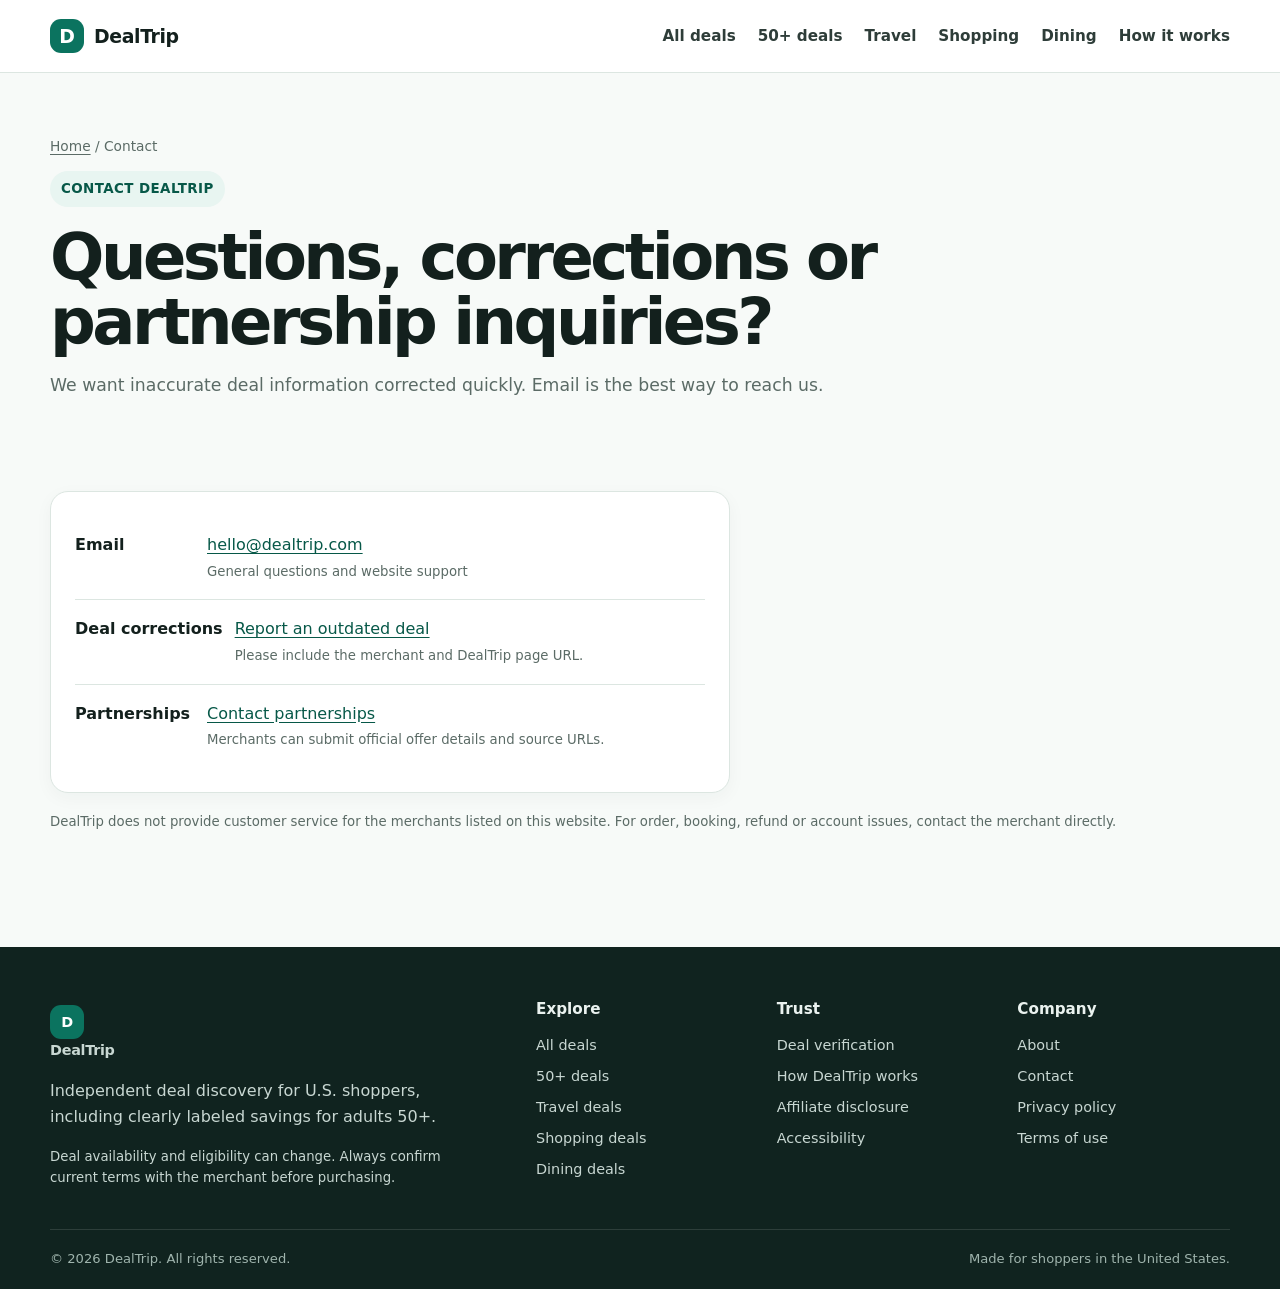
<file: contact/index.html>
<!doctype html>
<html lang="en-US">
<head>
<meta charset="utf-8">
<meta name="viewport" content="width=device-width,initial-scale=1">
<title>Contact DealTrip | DealTrip</title>
<meta name="description" content="Contact DealTrip for deal corrections, website questions and merchant partnership inquiries.">
<link rel="canonical" href="https://dealtrip.com/contact/">
<meta property="og:type" content="website">
<meta property="og:site_name" content="DealTrip">
<meta property="og:title" content="Contact DealTrip | DealTrip">
<meta property="og:description" content="Contact DealTrip for deal corrections, website questions and merchant partnership inquiries.">
<meta property="og:url" content="https://dealtrip.com/contact/">
<meta name="twitter:card" content="summary">

<link rel="icon" href="/assets/favicon.svg" type="image/svg+xml">
<link rel="manifest" href="/manifest.webmanifest">
<meta name="theme-color" content="#0b735f">
<style>

:root{--bg:#f7faf8;--surface:#fff;--text:#13201d;--muted:#5b6b66;--line:#dce6e1;--brand:#0b735f;--brand-dark:#075848;--accent:#f2b84b;--soft:#e8f5f1;--danger:#a14433;--shadow:0 14px 40px rgba(10,50,42,.08);--radius:18px;--max:1180px}*{box-sizing:border-box}html{scroll-behavior:smooth}body{margin:0;background:var(--bg);color:var(--text);font-family:Inter,ui-sans-serif,system-ui,-apple-system,BlinkMacSystemFont,"Segoe UI",sans-serif;line-height:1.6;-webkit-font-smoothing:antialiased}a{color:var(--brand-dark);text-underline-offset:3px}img{max-width:100%;height:auto}.wrap{width:min(calc(100% - 32px),var(--max));margin-inline:auto}.skip-link{position:absolute;left:-9999px;top:0;background:#fff;padding:10px 14px;z-index:100}.skip-link:focus{left:12px;top:12px}.sr-only{position:absolute;width:1px;height:1px;padding:0;margin:-1px;overflow:hidden;clip:rect(0,0,0,0);white-space:nowrap;border:0}.site-header{position:sticky;top:0;z-index:50;background:rgba(255,255,255,.95);backdrop-filter:blur(8px);border-bottom:1px solid var(--line)}.header-inner{min-height:72px;display:flex;align-items:center;gap:28px}.brand{display:inline-flex;align-items:center;gap:10px;color:var(--text);text-decoration:none;font-weight:850;font-size:1.18rem;letter-spacing:-.02em}.brand-mark{display:grid;place-items:center;width:34px;height:34px;border-radius:11px;background:var(--brand);color:#fff;font-weight:900}.main-nav{display:flex;align-items:center;gap:22px;font-size:.95rem;font-weight:650}.main-nav a{color:#2e3d39;text-decoration:none}.main-nav a:hover,.main-nav a:focus{color:var(--brand)}#site-nav{margin-left:auto}.nav-toggle{display:none;border:1px solid var(--line);background:#fff;border-radius:10px;padding:8px 11px;font-size:1.2rem}.hero{padding:76px 0 56px;background:linear-gradient(180deg,#eff9f5 0%,var(--bg) 100%)}.hero-grid{display:grid;grid-template-columns:1.25fr .75fr;gap:44px;align-items:center}.eyebrow{display:inline-flex;gap:8px;align-items:center;padding:7px 11px;border-radius:999px;background:var(--soft);color:var(--brand-dark);font-size:.84rem;font-weight:800;letter-spacing:.03em;text-transform:uppercase}.hero h1,.page-hero h1{font-size:clamp(2.45rem,6vw,4.9rem);line-height:1.02;letter-spacing:-.055em;margin:18px 0 20px;max-width:900px}.hero p{font-size:1.12rem;color:var(--muted);max-width:720px}.hero-card{background:#0c2b24;color:#fff;padding:28px;border-radius:26px;box-shadow:var(--shadow)}.hero-card h2{font-size:1.6rem;margin:0 0 8px}.hero-card p{color:#d4e4df;font-size:1rem}.age-row{display:flex;flex-wrap:wrap;gap:8px;margin:18px 0}.age-pill{background:rgba(255,255,255,.1);border:1px solid rgba(255,255,255,.18);padding:7px 10px;border-radius:999px;font-size:.86rem;font-weight:750}.search{margin-top:26px;display:flex;gap:10px;max-width:720px}.search input{flex:1;min-width:0;border:1px solid #cbd9d4;border-radius:14px;padding:15px 16px;font:inherit;background:#fff}.btn{display:inline-flex;align-items:center;justify-content:center;gap:8px;min-height:46px;padding:11px 17px;border:1px solid transparent;border-radius:12px;text-decoration:none;font-weight:800;cursor:pointer;font:inherit}.btn-primary{background:var(--brand);color:#fff}.btn-primary:hover{background:var(--brand-dark)}.btn-secondary{background:#fff;color:var(--brand-dark);border-color:var(--line)}.btn-dark{background:#fff;color:#0c2b24}.section{padding:64px 0}.section-tight{padding:38px 0}.section-head{display:flex;align-items:end;justify-content:space-between;gap:24px;margin-bottom:24px}.section-head h2{font-size:clamp(1.75rem,3vw,2.65rem);letter-spacing:-.035em;margin:0}.section-head p{margin:6px 0 0;color:var(--muted);max-width:700px}.card-grid{display:grid;grid-template-columns:repeat(3,1fr);gap:18px}.category-grid{display:grid;grid-template-columns:repeat(3,1fr);gap:18px}.category-card,.info-card,.deal-card{background:var(--surface);border:1px solid var(--line);border-radius:var(--radius);box-shadow:0 5px 18px rgba(15,60,49,.04)}.category-card{padding:24px;text-decoration:none;color:var(--text);transition:transform .18s ease,border-color .18s ease}.category-card:hover{transform:translateY(-2px);border-color:#b8cec5}.category-card span{display:block;color:var(--muted);font-size:.94rem;margin-top:6px}.category-icon{display:grid;place-items:center;width:42px;height:42px;border-radius:13px;background:var(--soft);color:var(--brand);font-size:1.2rem;font-weight:900}.deals-layout{display:grid;grid-template-columns:250px 1fr;gap:24px}.filters{position:sticky;top:92px;align-self:start;background:#fff;border:1px solid var(--line);border-radius:var(--radius);padding:20px}.filters h2{font-size:1rem;margin:0 0 12px}.filter-group{margin:18px 0}.filter-group label{display:block;font-size:.9rem;font-weight:700;margin-bottom:6px}.filters select,.filters input{width:100%;border:1px solid #cbd9d4;border-radius:10px;padding:10px;font:inherit;background:#fff}.deal-list{display:grid;gap:16px}.deal-card{padding:22px}.deal-top{display:flex;align-items:flex-start;gap:16px}.merchant-logo{display:grid;place-items:center;flex:0 0 48px;width:48px;height:48px;border-radius:14px;background:#f0f5f3;border:1px solid var(--line);font-weight:900;color:var(--brand-dark)}.deal-main{min-width:0;flex:1}.deal-meta{display:flex;flex-wrap:wrap;gap:7px;margin-bottom:6px}.tag{display:inline-flex;align-items:center;border-radius:999px;background:#f0f5f3;padding:5px 8px;font-size:.77rem;font-weight:780;color:#3c514b}.tag-age{background:#fff0ca;color:#684800}.deal-card h3{margin:4px 0 6px;font-size:1.22rem;line-height:1.3}.deal-card p{margin:7px 0;color:var(--muted)}.deal-details{display:grid;grid-template-columns:repeat(3,1fr);gap:12px;margin:16px 0;border-top:1px solid var(--line);padding-top:14px}.deal-details strong{display:block;font-size:.76rem;text-transform:uppercase;letter-spacing:.04em;color:#73827e}.deal-details span{font-size:.9rem}.deal-actions{display:flex;align-items:center;justify-content:space-between;gap:12px;margin-top:16px}.verified{font-size:.83rem;color:#4d615b}.verified::before{content:"✓";display:inline-grid;place-items:center;width:18px;height:18px;border-radius:50%;background:var(--soft);color:var(--brand);font-weight:900;margin-right:6px}.trust-band{background:#0c2b24;color:#fff}.trust-grid{display:grid;grid-template-columns:1.1fr repeat(3,.63fr);gap:22px;align-items:start}.trust-grid h2{font-size:2.15rem;letter-spacing:-.035em;margin:0}.trust-grid p{color:#cfe0da}.trust-stat strong{display:block;font-size:1.4rem}.trust-stat span{font-size:.9rem;color:#cfe0da}.page-hero{padding:62px 0 36px}.page-hero h1{font-size:clamp(2.35rem,5vw,4rem);margin-bottom:16px}.page-hero p{font-size:1.08rem;color:var(--muted);max-width:800px}.prose{max-width:820px}.prose h2{margin-top:38px;font-size:1.7rem;letter-spacing:-.02em}.prose h3{margin-top:28px}.prose p,.prose li{color:#344640}.prose ul,.prose ol{padding-left:1.25rem}.callout{border:1px solid #bad8ce;background:var(--soft);padding:18px 20px;border-radius:14px;margin:22px 0}.callout.warning{border-color:#ecd08a;background:#fff8e7}.legal-updated{font-size:.9rem;color:var(--muted);margin-top:-5px}.two-col{display:grid;grid-template-columns:1fr 1fr;gap:22px}.info-card{padding:24px}.info-card h2,.info-card h3{margin-top:0}.steps{counter-reset:step;display:grid;grid-template-columns:repeat(3,1fr);gap:18px}.step{counter-increment:step;background:#fff;border:1px solid var(--line);border-radius:var(--radius);padding:24px}.step::before{content:counter(step);display:grid;place-items:center;width:34px;height:34px;border-radius:50%;background:var(--brand);color:#fff;font-weight:900;margin-bottom:18px}.empty{background:#fff;border:1px dashed #b8cbc4;border-radius:16px;padding:32px;text-align:center;color:var(--muted)}.notice{font-size:.92rem;background:#fff8e7;border:1px solid #ecd08a;border-radius:12px;padding:12px 14px}.site-footer{margin-top:64px;background:#10231f;color:#eaf2ef;padding:50px 0 20px}.footer-grid{display:grid;grid-template-columns:1.4fr repeat(3,.65fr);gap:28px}.footer-grid h2{font-size:.95rem;margin:0 0 12px}.footer-grid a{display:block;color:#c8d7d2;text-decoration:none;margin:8px 0;font-size:.9rem}.footer-grid p{color:#c8d7d2;max-width:420px}.brand-footer{color:#fff}.fine{font-size:.83rem}.footer-bottom{border-top:1px solid rgba(255,255,255,.12);margin-top:28px;padding-top:18px;display:flex;justify-content:space-between;gap:18px;color:#9fb4ad;font-size:.82rem}.breadcrumb{font-size:.86rem;color:var(--muted);margin-bottom:14px}.breadcrumb a{color:var(--muted)}.faq details{background:#fff;border:1px solid var(--line);border-radius:12px;padding:0 18px;margin:10px 0}.faq summary{cursor:pointer;font-weight:780;padding:16px 0}.faq details p{padding:0 0 16px;margin:0;color:var(--muted)}.badge-row{display:flex;flex-wrap:wrap;gap:10px;margin-top:20px}.mini-badge{padding:8px 11px;background:#fff;border:1px solid var(--line);border-radius:999px;font-size:.85rem;font-weight:700}.result-count{font-size:.9rem;color:var(--muted);margin-bottom:14px}.source-note{font-size:.83rem;color:var(--muted)}.ad-note{background:#f0f5f3;border-left:4px solid var(--brand);padding:14px 16px;border-radius:8px}.contact-card{max-width:680px}.contact-line{display:flex;gap:12px;align-items:flex-start;padding:16px 0;border-bottom:1px solid var(--line)}.contact-line:last-child{border-bottom:0}.contact-label{font-weight:800;min-width:120px}.hide{display:none!important}@media(max-width:900px){.main-nav{gap:14px;flex-wrap:wrap}.hero-grid,.trust-grid,.footer-grid{grid-template-columns:1fr 1fr}.card-grid,.category-grid,.steps{grid-template-columns:1fr 1fr}.deals-layout{grid-template-columns:1fr}.filters{position:static}.hero{padding-top:52px}}@media(max-width:720px){.wrap{width:min(calc(100% - 24px),var(--max))}.nav-toggle{display:block;margin-left:auto}#site-nav{display:none;position:absolute;left:12px;right:12px;top:66px;background:#fff;border:1px solid var(--line);border-radius:14px;box-shadow:var(--shadow);padding:10px}.nav-open #site-nav{display:block}.main-nav{display:grid;gap:0}.main-nav a{padding:11px 10px;border-bottom:1px solid #edf2ef}.main-nav a:last-child{border-bottom:0}.hero-grid,.trust-grid,.footer-grid,.card-grid,.category-grid,.steps,.two-col{grid-template-columns:1fr}.hero h1,.page-hero h1{letter-spacing:-.045em}.search{flex-direction:column}.section{padding:48px 0}.section-head{align-items:start;flex-direction:column}.deal-top{align-items:flex-start}.deal-details{grid-template-columns:1fr}.deal-actions{align-items:stretch;flex-direction:column}.deal-actions .btn{width:100%}.footer-bottom{flex-direction:column}.contact-line{flex-direction:column;gap:3px}.contact-label{min-width:0}}@media(prefers-reduced-motion:reduce){html{scroll-behavior:auto}*{transition:none!important}}

</style>
<script type="application/json" id="dealtrip-data">
[
  {
    "id": "amtrak-senior-10",
    "merchant": "Amtrak",
    "title": "10% off most rail fares for travelers 65+",
    "age": 65,
    "category": "Travel",
    "type": "Senior fare",
    "availability": "Most Amtrak trains in the U.S.",
    "summary": "Travelers age 65+ can receive 10% off most rail fares on most Amtrak trains. Valid proof of age is required; exclusions apply.",
    "terms": "Does not apply to sleeping accommodation charges and has route/service limitations. Cross-border service has different age rules.",
    "url": "https://www.amtrak.com/seniors-discount",
    "verified": "September 26, 2026",
    "badge": "65+"
  },
  {
    "id": "michaels-senior-10",
    "merchant": "Michaels",
    "title": "10% senior discount for shoppers 55+",
    "age": 55,
    "category": "Shopping",
    "type": "Senior discount",
    "availability": "U.S. stores and eligible online purchases",
    "summary": "Eligible shoppers age 55+ can receive 10% off eligible purchases after verification through Michaels Rewards or by showing valid ID in store.",
    "terms": "Exclusions and daily/product limits apply. Merchant terms can change.",
    "url": "https://www.michaels.com/senior-discount",
    "verified": "September 26, 2026",
    "badge": "55+"
  },
  {
    "id": "kohls-senior-wednesday",
    "merchant": "Kohl's",
    "title": "15% off qualifying in-store purchases on Wednesdays for 60+",
    "age": 60,
    "category": "Shopping",
    "type": "Weekly senior discount",
    "availability": "Participating U.S. Kohl\u2019s stores",
    "summary": "Customers age 60+ can receive 15% off qualifying in-store purchases every Wednesday. Bring identification to verify age.",
    "terms": "In-store only. Coupon exclusions apply and it cannot be combined with other percent-off coupons.",
    "url": "https://www.kohls.com/faq/article/101",
    "verified": "September 26, 2026",
    "badge": "60+"
  },
  {
    "id": "royal-caribbean-senior-rates",
    "merchant": "Royal Caribbean",
    "title": "Senior rates on select sailings for travelers 55+",
    "age": 55,
    "category": "Travel",
    "type": "Variable senior rate",
    "availability": "Select sailings and eligible markets",
    "summary": "Royal Caribbean offers senior rates on select sailings for qualifying guests age 55+. Availability and pricing vary by sailing.",
    "terms": "Capacity controlled and subject to availability. Valid ID may be required and combinability rules vary.",
    "url": "https://www.royalcaribbean.com/terms-and-conditions/promotions",
    "verified": "September 26, 2026",
    "badge": "55+"
  },
  {
    "id": "marriott-nyc-senior",
    "merchant": "Delta Hotels by Marriott",
    "title": "Senior rate for guests 62+ at Delta Hotels New York Times Square",
    "age": 62,
    "category": "Travel",
    "type": "Hotel senior rate",
    "availability": "Delta Hotels New York Times Square",
    "summary": "A senior savings rate is available for guests age 62+ at this New York City property, with valid ID required at check-in.",
    "terms": "Offer-specific stay dates and booking terms apply. Promotional code S9R is listed by Marriott for this offer.",
    "url": "https://www.marriott.com/offers/senior-discount-rate-OFF-78012/NYCDE-delta-hotels-new-york-times-square",
    "verified": "September 26, 2026",
    "badge": "62+"
  },
  {
    "id": "marriott-waikiki-senior",
    "merchant": "Marriott Waikiki Resorts",
    "title": "15% off eligible Waikiki senior rates for guests 62+",
    "age": 62,
    "category": "Travel",
    "type": "Hotel senior rate",
    "availability": "Selected participating Waikiki Marriott properties",
    "summary": "Selected Waikiki Marriott properties list a 15% senior discount off eligible best available rates for guests age 62+.",
    "terms": "Valid ID required. Offer dates, participating properties and availability are controlled by Marriott.",
    "url": "https://www.marriott.com/offers/waikiki-senior-discount-15-off-best-available-rate-off-67202",
    "verified": "September 26, 2026",
    "badge": "62+"
  },
  {
    "id": "ihop-55-menu",
    "merchant": "IHOP",
    "title": "Special-value 55+ menu at participating IHOP restaurants",
    "age": 55,
    "category": "Dining",
    "type": "55+ menu",
    "availability": "Participating U.S. IHOP restaurants; pricing varies by location",
    "summary": "IHOP lists a 55+ menu with specially priced all-day favorites at participating restaurant locations. Menu items and prices vary by store.",
    "terms": "Availability, menu items and prices vary by restaurant. Select your location and confirm the current local menu before visiting.",
    "url": "https://www.ihop.com/en/menu",
    "verified": "September 26, 2026",
    "badge": "55+"
  }
]
</script>
<script>

document.addEventListener('DOMContentLoaded', () => {
  const toggle = document.querySelector('.nav-toggle');
  if (toggle) toggle.addEventListener('click', () => {
    const open = document.body.classList.toggle('nav-open');
    toggle.setAttribute('aria-expanded', String(open));
  });
  const y = document.getElementById('year'); if (y) y.textContent = new Date().getFullYear();

  const homeInput = document.querySelector('[data-home-search]');
  const homeButton = document.getElementById('home-search-button');
  if (homeInput && homeButton) {
    const syncHome = () => {
      const q = homeInput.value.trim();
      homeButton.href = '/deals/' + (q ? '?q=' + encodeURIComponent(q) : '');
    };
    homeInput.addEventListener('input', syncHome);
    homeInput.addEventListener('keydown', e => { if (e.key === 'Enter') { syncHome(); location.href = homeButton.href; } });
  }
  const queryValue = new URLSearchParams(location.search).get('q');
  if (queryValue) {
    const dealSearchInput = document.querySelector('[data-deal-search]');
    if (dealSearchInput) dealSearchInput.value = queryValue;
  }

  const containers = document.querySelectorAll('[data-deals]');
  if (!containers.length) return;
  const embeddedData = document.getElementById('dealtrip-data');
  const dealsPromise = embeddedData
    ? Promise.resolve(JSON.parse(embeddedData.textContent))
    : fetch('/assets/deals.json').then(r => { if (!r.ok) throw new Error('Deal data not found'); return r.json(); });
  dealsPromise.then(deals => {
    containers.forEach(container => {
      const presetCategory = container.dataset.category || '';
      const minAgePreset = Number(container.dataset.minAge || 0);
      const search = document.querySelector('[data-deal-search]');
      const age = document.querySelector('[data-age-filter]');
      const category = document.querySelector('[data-category-filter]');
      const count = document.querySelector('[data-result-count]');
      const render = () => {
        const q = (search?.value || '').trim().toLowerCase();
        const ageValue = Number(age?.value || minAgePreset || 0);
        const catValue = category?.value || presetCategory;
        const filtered = deals.filter(d => {
          const hay = `${d.merchant} ${d.title} ${d.category} ${d.summary}`.toLowerCase();
          const qok = !q || hay.includes(q);
          const aok = !ageValue || d.age >= ageValue;
          const cok = !catValue || d.category === catValue;
          return qok && aok && cok;
        });
        container.innerHTML = filtered.length ? filtered.map(card).join('') : `<div class="empty"><strong>No matching deals.</strong><br>Try a different keyword or filter.</div>`;
        if (count) count.textContent = `${filtered.length} verified starter deal${filtered.length === 1 ? '' : 's'} shown`;
      };
      [search,age,category].forEach(el => el?.addEventListener(el.tagName === 'INPUT' ? 'input':'change', render));
      render();
    });
  }).catch(() => {
    containers.forEach(c => c.innerHTML = '<div class="empty">Deals could not be loaded. Please refresh the page.</div>');
  });
  function card(d){
    const initial = d.merchant.slice(0,1).toUpperCase();
    return `<article class="deal-card">
      <div class="deal-top"><div class="merchant-logo" aria-hidden="true">${esc(initial)}</div><div class="deal-main">
      <div class="deal-meta"><span class="tag tag-age">${esc(d.badge)}</span><span class="tag">${esc(d.category)}</span><span class="tag">${esc(d.type)}</span></div>
      <h3>${esc(d.title)}</h3><p><strong>${esc(d.merchant)}</strong> · ${esc(d.summary)}</p></div></div>
      <div class="deal-details"><div><strong>Eligibility</strong><span>Age ${d.age}+</span></div><div><strong>Where</strong><span>${esc(d.availability)}</span></div><div><strong>Important</strong><span>${esc(d.terms)}</span></div></div>
      <div class="deal-actions"><span class="verified">Checked ${esc(d.verified)}</span><a class="btn btn-primary" href="${escAttr(d.url)}" target="_blank" rel="noopener">View official offer <span aria-hidden="true">↗</span></a></div>
    </article>`;
  }
  function esc(s){return String(s).replace(/[&<>"']/g,m=>({'&':'&amp;','<':'&lt;','>':'&gt;','"':'&quot;',"'":'&#39;'}[m]))}
  function escAttr(s){return esc(s)}
});

</script>


</head>
<body class="">
<a class="skip-link" href="#main">Skip to content</a>
<header class="site-header">
  <div class="wrap header-inner">
    <a class="brand" href="/" aria-label="DealTrip home"><span class="brand-mark" aria-hidden="true">D</span><span>DealTrip</span></a>
    <button class="nav-toggle" type="button" aria-expanded="false" aria-controls="site-nav"><span class="sr-only">Toggle navigation</span><span aria-hidden="true">☰</span></button>
    <div id="site-nav">
<nav class="main-nav" aria-label="Primary navigation">
  <a href="/deals/">All deals</a>
  <a href="/50-plus-deals/">50+ deals</a>
  <a href="/categories/travel/">Travel</a>
  <a href="/categories/shopping/">Shopping</a>
  <a href="/categories/dining/">Dining</a>
  <a href="/how-it-works/">How it works</a>
</nav></div>
  </div>
</header>
<main id="main"><section class="page-hero"><div class="wrap"><div class="breadcrumb"><a href="/">Home</a> / Contact</div><span class="eyebrow">Contact DealTrip</span><h1>Questions, corrections or partnership inquiries?</h1><p>We want inaccurate deal information corrected quickly. Email is the best way to reach us.</p></div></section><section class="section-tight"><div class="wrap"><article class="info-card contact-card"><div class="contact-line"><div class="contact-label">Email</div><div><a href="mailto:hello@dealtrip.com">hello@dealtrip.com</a><br><span class="source-note">General questions and website support</span></div></div><div class="contact-line"><div class="contact-label">Deal corrections</div><div><a href="mailto:hello@dealtrip.com?subject=Deal%20correction">Report an outdated deal</a><br><span class="source-note">Please include the merchant and DealTrip page URL.</span></div></div><div class="contact-line"><div class="contact-label">Partnerships</div><div><a href="mailto:hello@dealtrip.com?subject=DealTrip%20partnership">Contact partnerships</a><br><span class="source-note">Merchants can submit official offer details and source URLs.</span></div></div></article><p class="source-note" style="margin-top:18px">DealTrip does not provide customer service for the merchants listed on this website. For order, booking, refund or account issues, contact the merchant directly.</p></div></section></main>

<footer class="site-footer">
  <div class="wrap footer-grid">
    <div>
      <a class="brand brand-footer" href="/" aria-label="DealTrip home"><span class="brand-mark" aria-hidden="true">D</span><span>DealTrip</span></a>
      <p>Independent deal discovery for U.S. shoppers, including clearly labeled savings for adults 50+.</p>
      <p class="fine">Deal availability and eligibility can change. Always confirm current terms with the merchant before purchasing.</p>
    </div>
    <div>
      <h2>Explore</h2>
      <a href="/deals/">All deals</a>
      <a href="/50-plus-deals/">50+ deals</a>
      <a href="/categories/travel/">Travel deals</a>
      <a href="/categories/shopping/">Shopping deals</a>
      <a href="/categories/dining/">Dining deals</a>
    </div>
    <div>
      <h2>Trust</h2>
      <a href="/deal-verification/">Deal verification</a>
      <a href="/how-it-works/">How DealTrip works</a>
      <a href="/affiliate-disclosure/">Affiliate disclosure</a>
      <a href="/accessibility/">Accessibility</a>
    </div>
    <div>
      <h2>Company</h2>
      <a href="/about/">About</a>
      <a href="/contact/">Contact</a>
      <a href="/privacy/">Privacy policy</a>
      <a href="/terms/">Terms of use</a>
    </div>
  </div>
  <div class="wrap footer-bottom"><span>© <span id="year">2026</span> DealTrip. All rights reserved.</span><span>Made for shoppers in the United States.</span></div>
</footer>
</body>
</html>
</file>
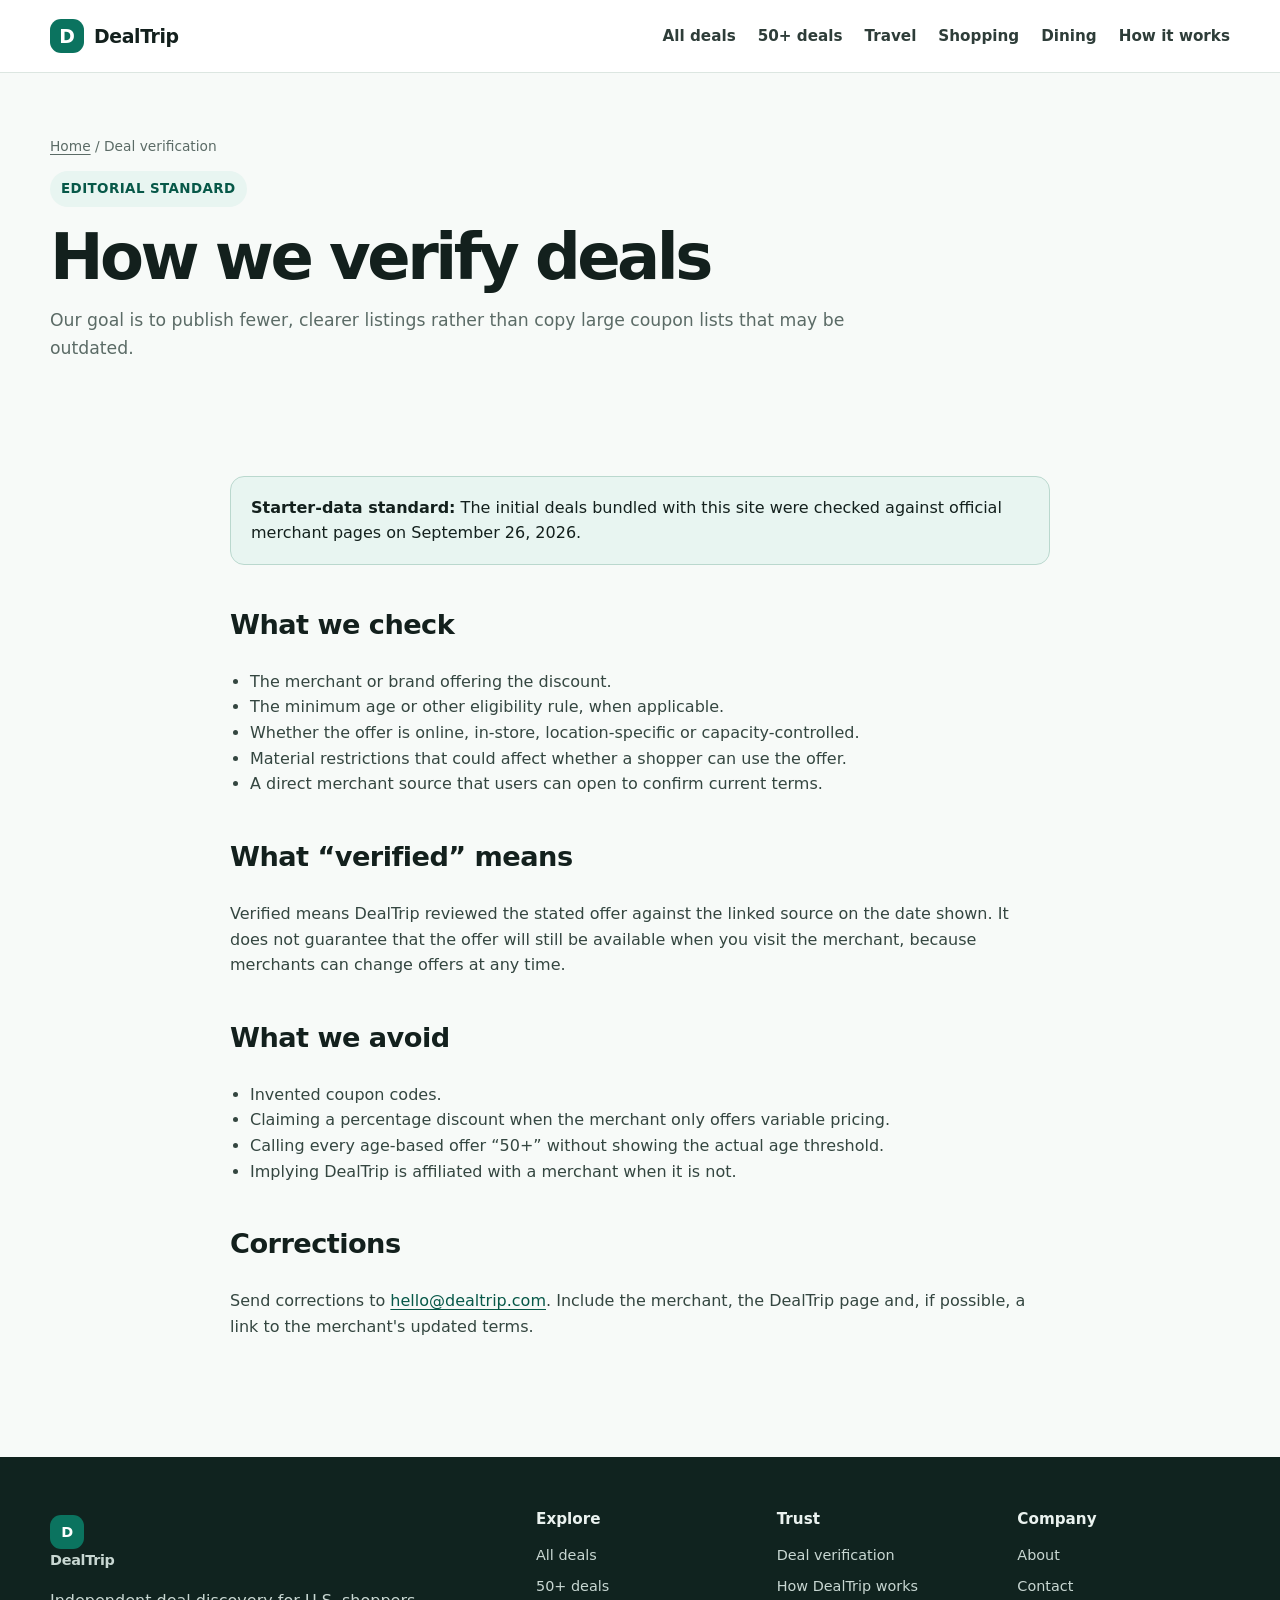
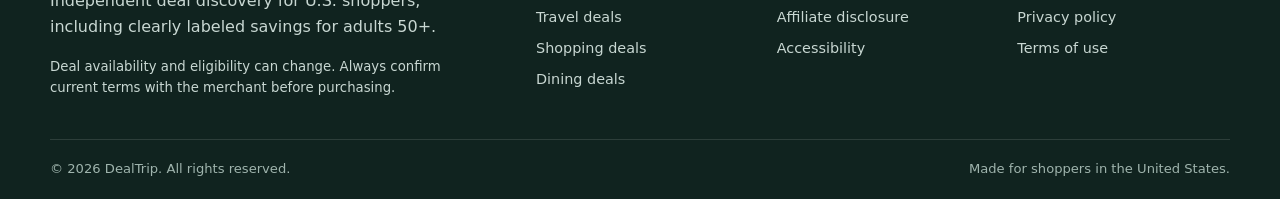
<file: deal-verification/index.html>
<!doctype html>
<html lang="en-US">
<head>
<meta charset="utf-8">
<meta name="viewport" content="width=device-width,initial-scale=1">
<title>Deal Verification Policy | DealTrip</title>
<meta name="description" content="Read DealTrip’s verification standard for coupons, merchant discounts and age-based offers.">
<link rel="canonical" href="https://dealtrip.com/deal-verification/">
<meta property="og:type" content="website">
<meta property="og:site_name" content="DealTrip">
<meta property="og:title" content="Deal Verification Policy | DealTrip">
<meta property="og:description" content="Read DealTrip’s verification standard for coupons, merchant discounts and age-based offers.">
<meta property="og:url" content="https://dealtrip.com/deal-verification/">
<meta name="twitter:card" content="summary">

<link rel="icon" href="/assets/favicon.svg" type="image/svg+xml">
<link rel="manifest" href="/manifest.webmanifest">
<meta name="theme-color" content="#0b735f">
<style>

:root{--bg:#f7faf8;--surface:#fff;--text:#13201d;--muted:#5b6b66;--line:#dce6e1;--brand:#0b735f;--brand-dark:#075848;--accent:#f2b84b;--soft:#e8f5f1;--danger:#a14433;--shadow:0 14px 40px rgba(10,50,42,.08);--radius:18px;--max:1180px}*{box-sizing:border-box}html{scroll-behavior:smooth}body{margin:0;background:var(--bg);color:var(--text);font-family:Inter,ui-sans-serif,system-ui,-apple-system,BlinkMacSystemFont,"Segoe UI",sans-serif;line-height:1.6;-webkit-font-smoothing:antialiased}a{color:var(--brand-dark);text-underline-offset:3px}img{max-width:100%;height:auto}.wrap{width:min(calc(100% - 32px),var(--max));margin-inline:auto}.skip-link{position:absolute;left:-9999px;top:0;background:#fff;padding:10px 14px;z-index:100}.skip-link:focus{left:12px;top:12px}.sr-only{position:absolute;width:1px;height:1px;padding:0;margin:-1px;overflow:hidden;clip:rect(0,0,0,0);white-space:nowrap;border:0}.site-header{position:sticky;top:0;z-index:50;background:rgba(255,255,255,.95);backdrop-filter:blur(8px);border-bottom:1px solid var(--line)}.header-inner{min-height:72px;display:flex;align-items:center;gap:28px}.brand{display:inline-flex;align-items:center;gap:10px;color:var(--text);text-decoration:none;font-weight:850;font-size:1.18rem;letter-spacing:-.02em}.brand-mark{display:grid;place-items:center;width:34px;height:34px;border-radius:11px;background:var(--brand);color:#fff;font-weight:900}.main-nav{display:flex;align-items:center;gap:22px;font-size:.95rem;font-weight:650}.main-nav a{color:#2e3d39;text-decoration:none}.main-nav a:hover,.main-nav a:focus{color:var(--brand)}#site-nav{margin-left:auto}.nav-toggle{display:none;border:1px solid var(--line);background:#fff;border-radius:10px;padding:8px 11px;font-size:1.2rem}.hero{padding:76px 0 56px;background:linear-gradient(180deg,#eff9f5 0%,var(--bg) 100%)}.hero-grid{display:grid;grid-template-columns:1.25fr .75fr;gap:44px;align-items:center}.eyebrow{display:inline-flex;gap:8px;align-items:center;padding:7px 11px;border-radius:999px;background:var(--soft);color:var(--brand-dark);font-size:.84rem;font-weight:800;letter-spacing:.03em;text-transform:uppercase}.hero h1,.page-hero h1{font-size:clamp(2.45rem,6vw,4.9rem);line-height:1.02;letter-spacing:-.055em;margin:18px 0 20px;max-width:900px}.hero p{font-size:1.12rem;color:var(--muted);max-width:720px}.hero-card{background:#0c2b24;color:#fff;padding:28px;border-radius:26px;box-shadow:var(--shadow)}.hero-card h2{font-size:1.6rem;margin:0 0 8px}.hero-card p{color:#d4e4df;font-size:1rem}.age-row{display:flex;flex-wrap:wrap;gap:8px;margin:18px 0}.age-pill{background:rgba(255,255,255,.1);border:1px solid rgba(255,255,255,.18);padding:7px 10px;border-radius:999px;font-size:.86rem;font-weight:750}.search{margin-top:26px;display:flex;gap:10px;max-width:720px}.search input{flex:1;min-width:0;border:1px solid #cbd9d4;border-radius:14px;padding:15px 16px;font:inherit;background:#fff}.btn{display:inline-flex;align-items:center;justify-content:center;gap:8px;min-height:46px;padding:11px 17px;border:1px solid transparent;border-radius:12px;text-decoration:none;font-weight:800;cursor:pointer;font:inherit}.btn-primary{background:var(--brand);color:#fff}.btn-primary:hover{background:var(--brand-dark)}.btn-secondary{background:#fff;color:var(--brand-dark);border-color:var(--line)}.btn-dark{background:#fff;color:#0c2b24}.section{padding:64px 0}.section-tight{padding:38px 0}.section-head{display:flex;align-items:end;justify-content:space-between;gap:24px;margin-bottom:24px}.section-head h2{font-size:clamp(1.75rem,3vw,2.65rem);letter-spacing:-.035em;margin:0}.section-head p{margin:6px 0 0;color:var(--muted);max-width:700px}.card-grid{display:grid;grid-template-columns:repeat(3,1fr);gap:18px}.category-grid{display:grid;grid-template-columns:repeat(3,1fr);gap:18px}.category-card,.info-card,.deal-card{background:var(--surface);border:1px solid var(--line);border-radius:var(--radius);box-shadow:0 5px 18px rgba(15,60,49,.04)}.category-card{padding:24px;text-decoration:none;color:var(--text);transition:transform .18s ease,border-color .18s ease}.category-card:hover{transform:translateY(-2px);border-color:#b8cec5}.category-card span{display:block;color:var(--muted);font-size:.94rem;margin-top:6px}.category-icon{display:grid;place-items:center;width:42px;height:42px;border-radius:13px;background:var(--soft);color:var(--brand);font-size:1.2rem;font-weight:900}.deals-layout{display:grid;grid-template-columns:250px 1fr;gap:24px}.filters{position:sticky;top:92px;align-self:start;background:#fff;border:1px solid var(--line);border-radius:var(--radius);padding:20px}.filters h2{font-size:1rem;margin:0 0 12px}.filter-group{margin:18px 0}.filter-group label{display:block;font-size:.9rem;font-weight:700;margin-bottom:6px}.filters select,.filters input{width:100%;border:1px solid #cbd9d4;border-radius:10px;padding:10px;font:inherit;background:#fff}.deal-list{display:grid;gap:16px}.deal-card{padding:22px}.deal-top{display:flex;align-items:flex-start;gap:16px}.merchant-logo{display:grid;place-items:center;flex:0 0 48px;width:48px;height:48px;border-radius:14px;background:#f0f5f3;border:1px solid var(--line);font-weight:900;color:var(--brand-dark)}.deal-main{min-width:0;flex:1}.deal-meta{display:flex;flex-wrap:wrap;gap:7px;margin-bottom:6px}.tag{display:inline-flex;align-items:center;border-radius:999px;background:#f0f5f3;padding:5px 8px;font-size:.77rem;font-weight:780;color:#3c514b}.tag-age{background:#fff0ca;color:#684800}.deal-card h3{margin:4px 0 6px;font-size:1.22rem;line-height:1.3}.deal-card p{margin:7px 0;color:var(--muted)}.deal-details{display:grid;grid-template-columns:repeat(3,1fr);gap:12px;margin:16px 0;border-top:1px solid var(--line);padding-top:14px}.deal-details strong{display:block;font-size:.76rem;text-transform:uppercase;letter-spacing:.04em;color:#73827e}.deal-details span{font-size:.9rem}.deal-actions{display:flex;align-items:center;justify-content:space-between;gap:12px;margin-top:16px}.verified{font-size:.83rem;color:#4d615b}.verified::before{content:"✓";display:inline-grid;place-items:center;width:18px;height:18px;border-radius:50%;background:var(--soft);color:var(--brand);font-weight:900;margin-right:6px}.trust-band{background:#0c2b24;color:#fff}.trust-grid{display:grid;grid-template-columns:1.1fr repeat(3,.63fr);gap:22px;align-items:start}.trust-grid h2{font-size:2.15rem;letter-spacing:-.035em;margin:0}.trust-grid p{color:#cfe0da}.trust-stat strong{display:block;font-size:1.4rem}.trust-stat span{font-size:.9rem;color:#cfe0da}.page-hero{padding:62px 0 36px}.page-hero h1{font-size:clamp(2.35rem,5vw,4rem);margin-bottom:16px}.page-hero p{font-size:1.08rem;color:var(--muted);max-width:800px}.prose{max-width:820px}.prose h2{margin-top:38px;font-size:1.7rem;letter-spacing:-.02em}.prose h3{margin-top:28px}.prose p,.prose li{color:#344640}.prose ul,.prose ol{padding-left:1.25rem}.callout{border:1px solid #bad8ce;background:var(--soft);padding:18px 20px;border-radius:14px;margin:22px 0}.callout.warning{border-color:#ecd08a;background:#fff8e7}.legal-updated{font-size:.9rem;color:var(--muted);margin-top:-5px}.two-col{display:grid;grid-template-columns:1fr 1fr;gap:22px}.info-card{padding:24px}.info-card h2,.info-card h3{margin-top:0}.steps{counter-reset:step;display:grid;grid-template-columns:repeat(3,1fr);gap:18px}.step{counter-increment:step;background:#fff;border:1px solid var(--line);border-radius:var(--radius);padding:24px}.step::before{content:counter(step);display:grid;place-items:center;width:34px;height:34px;border-radius:50%;background:var(--brand);color:#fff;font-weight:900;margin-bottom:18px}.empty{background:#fff;border:1px dashed #b8cbc4;border-radius:16px;padding:32px;text-align:center;color:var(--muted)}.notice{font-size:.92rem;background:#fff8e7;border:1px solid #ecd08a;border-radius:12px;padding:12px 14px}.site-footer{margin-top:64px;background:#10231f;color:#eaf2ef;padding:50px 0 20px}.footer-grid{display:grid;grid-template-columns:1.4fr repeat(3,.65fr);gap:28px}.footer-grid h2{font-size:.95rem;margin:0 0 12px}.footer-grid a{display:block;color:#c8d7d2;text-decoration:none;margin:8px 0;font-size:.9rem}.footer-grid p{color:#c8d7d2;max-width:420px}.brand-footer{color:#fff}.fine{font-size:.83rem}.footer-bottom{border-top:1px solid rgba(255,255,255,.12);margin-top:28px;padding-top:18px;display:flex;justify-content:space-between;gap:18px;color:#9fb4ad;font-size:.82rem}.breadcrumb{font-size:.86rem;color:var(--muted);margin-bottom:14px}.breadcrumb a{color:var(--muted)}.faq details{background:#fff;border:1px solid var(--line);border-radius:12px;padding:0 18px;margin:10px 0}.faq summary{cursor:pointer;font-weight:780;padding:16px 0}.faq details p{padding:0 0 16px;margin:0;color:var(--muted)}.badge-row{display:flex;flex-wrap:wrap;gap:10px;margin-top:20px}.mini-badge{padding:8px 11px;background:#fff;border:1px solid var(--line);border-radius:999px;font-size:.85rem;font-weight:700}.result-count{font-size:.9rem;color:var(--muted);margin-bottom:14px}.source-note{font-size:.83rem;color:var(--muted)}.ad-note{background:#f0f5f3;border-left:4px solid var(--brand);padding:14px 16px;border-radius:8px}.contact-card{max-width:680px}.contact-line{display:flex;gap:12px;align-items:flex-start;padding:16px 0;border-bottom:1px solid var(--line)}.contact-line:last-child{border-bottom:0}.contact-label{font-weight:800;min-width:120px}.hide{display:none!important}@media(max-width:900px){.main-nav{gap:14px;flex-wrap:wrap}.hero-grid,.trust-grid,.footer-grid{grid-template-columns:1fr 1fr}.card-grid,.category-grid,.steps{grid-template-columns:1fr 1fr}.deals-layout{grid-template-columns:1fr}.filters{position:static}.hero{padding-top:52px}}@media(max-width:720px){.wrap{width:min(calc(100% - 24px),var(--max))}.nav-toggle{display:block;margin-left:auto}#site-nav{display:none;position:absolute;left:12px;right:12px;top:66px;background:#fff;border:1px solid var(--line);border-radius:14px;box-shadow:var(--shadow);padding:10px}.nav-open #site-nav{display:block}.main-nav{display:grid;gap:0}.main-nav a{padding:11px 10px;border-bottom:1px solid #edf2ef}.main-nav a:last-child{border-bottom:0}.hero-grid,.trust-grid,.footer-grid,.card-grid,.category-grid,.steps,.two-col{grid-template-columns:1fr}.hero h1,.page-hero h1{letter-spacing:-.045em}.search{flex-direction:column}.section{padding:48px 0}.section-head{align-items:start;flex-direction:column}.deal-top{align-items:flex-start}.deal-details{grid-template-columns:1fr}.deal-actions{align-items:stretch;flex-direction:column}.deal-actions .btn{width:100%}.footer-bottom{flex-direction:column}.contact-line{flex-direction:column;gap:3px}.contact-label{min-width:0}}@media(prefers-reduced-motion:reduce){html{scroll-behavior:auto}*{transition:none!important}}

</style>
<script type="application/json" id="dealtrip-data">
[
  {
    "id": "amtrak-senior-10",
    "merchant": "Amtrak",
    "title": "10% off most rail fares for travelers 65+",
    "age": 65,
    "category": "Travel",
    "type": "Senior fare",
    "availability": "Most Amtrak trains in the U.S.",
    "summary": "Travelers age 65+ can receive 10% off most rail fares on most Amtrak trains. Valid proof of age is required; exclusions apply.",
    "terms": "Does not apply to sleeping accommodation charges and has route/service limitations. Cross-border service has different age rules.",
    "url": "https://www.amtrak.com/seniors-discount",
    "verified": "September 26, 2026",
    "badge": "65+"
  },
  {
    "id": "michaels-senior-10",
    "merchant": "Michaels",
    "title": "10% senior discount for shoppers 55+",
    "age": 55,
    "category": "Shopping",
    "type": "Senior discount",
    "availability": "U.S. stores and eligible online purchases",
    "summary": "Eligible shoppers age 55+ can receive 10% off eligible purchases after verification through Michaels Rewards or by showing valid ID in store.",
    "terms": "Exclusions and daily/product limits apply. Merchant terms can change.",
    "url": "https://www.michaels.com/senior-discount",
    "verified": "September 26, 2026",
    "badge": "55+"
  },
  {
    "id": "kohls-senior-wednesday",
    "merchant": "Kohl's",
    "title": "15% off qualifying in-store purchases on Wednesdays for 60+",
    "age": 60,
    "category": "Shopping",
    "type": "Weekly senior discount",
    "availability": "Participating U.S. Kohl\u2019s stores",
    "summary": "Customers age 60+ can receive 15% off qualifying in-store purchases every Wednesday. Bring identification to verify age.",
    "terms": "In-store only. Coupon exclusions apply and it cannot be combined with other percent-off coupons.",
    "url": "https://www.kohls.com/faq/article/101",
    "verified": "September 26, 2026",
    "badge": "60+"
  },
  {
    "id": "royal-caribbean-senior-rates",
    "merchant": "Royal Caribbean",
    "title": "Senior rates on select sailings for travelers 55+",
    "age": 55,
    "category": "Travel",
    "type": "Variable senior rate",
    "availability": "Select sailings and eligible markets",
    "summary": "Royal Caribbean offers senior rates on select sailings for qualifying guests age 55+. Availability and pricing vary by sailing.",
    "terms": "Capacity controlled and subject to availability. Valid ID may be required and combinability rules vary.",
    "url": "https://www.royalcaribbean.com/terms-and-conditions/promotions",
    "verified": "September 26, 2026",
    "badge": "55+"
  },
  {
    "id": "marriott-nyc-senior",
    "merchant": "Delta Hotels by Marriott",
    "title": "Senior rate for guests 62+ at Delta Hotels New York Times Square",
    "age": 62,
    "category": "Travel",
    "type": "Hotel senior rate",
    "availability": "Delta Hotels New York Times Square",
    "summary": "A senior savings rate is available for guests age 62+ at this New York City property, with valid ID required at check-in.",
    "terms": "Offer-specific stay dates and booking terms apply. Promotional code S9R is listed by Marriott for this offer.",
    "url": "https://www.marriott.com/offers/senior-discount-rate-OFF-78012/NYCDE-delta-hotels-new-york-times-square",
    "verified": "September 26, 2026",
    "badge": "62+"
  },
  {
    "id": "marriott-waikiki-senior",
    "merchant": "Marriott Waikiki Resorts",
    "title": "15% off eligible Waikiki senior rates for guests 62+",
    "age": 62,
    "category": "Travel",
    "type": "Hotel senior rate",
    "availability": "Selected participating Waikiki Marriott properties",
    "summary": "Selected Waikiki Marriott properties list a 15% senior discount off eligible best available rates for guests age 62+.",
    "terms": "Valid ID required. Offer dates, participating properties and availability are controlled by Marriott.",
    "url": "https://www.marriott.com/offers/waikiki-senior-discount-15-off-best-available-rate-off-67202",
    "verified": "September 26, 2026",
    "badge": "62+"
  },
  {
    "id": "ihop-55-menu",
    "merchant": "IHOP",
    "title": "Special-value 55+ menu at participating IHOP restaurants",
    "age": 55,
    "category": "Dining",
    "type": "55+ menu",
    "availability": "Participating U.S. IHOP restaurants; pricing varies by location",
    "summary": "IHOP lists a 55+ menu with specially priced all-day favorites at participating restaurant locations. Menu items and prices vary by store.",
    "terms": "Availability, menu items and prices vary by restaurant. Select your location and confirm the current local menu before visiting.",
    "url": "https://www.ihop.com/en/menu",
    "verified": "September 26, 2026",
    "badge": "55+"
  }
]
</script>
<script>

document.addEventListener('DOMContentLoaded', () => {
  const toggle = document.querySelector('.nav-toggle');
  if (toggle) toggle.addEventListener('click', () => {
    const open = document.body.classList.toggle('nav-open');
    toggle.setAttribute('aria-expanded', String(open));
  });
  const y = document.getElementById('year'); if (y) y.textContent = new Date().getFullYear();

  const homeInput = document.querySelector('[data-home-search]');
  const homeButton = document.getElementById('home-search-button');
  if (homeInput && homeButton) {
    const syncHome = () => {
      const q = homeInput.value.trim();
      homeButton.href = '/deals/' + (q ? '?q=' + encodeURIComponent(q) : '');
    };
    homeInput.addEventListener('input', syncHome);
    homeInput.addEventListener('keydown', e => { if (e.key === 'Enter') { syncHome(); location.href = homeButton.href; } });
  }
  const queryValue = new URLSearchParams(location.search).get('q');
  if (queryValue) {
    const dealSearchInput = document.querySelector('[data-deal-search]');
    if (dealSearchInput) dealSearchInput.value = queryValue;
  }

  const containers = document.querySelectorAll('[data-deals]');
  if (!containers.length) return;
  const embeddedData = document.getElementById('dealtrip-data');
  const dealsPromise = embeddedData
    ? Promise.resolve(JSON.parse(embeddedData.textContent))
    : fetch('/assets/deals.json').then(r => { if (!r.ok) throw new Error('Deal data not found'); return r.json(); });
  dealsPromise.then(deals => {
    containers.forEach(container => {
      const presetCategory = container.dataset.category || '';
      const minAgePreset = Number(container.dataset.minAge || 0);
      const search = document.querySelector('[data-deal-search]');
      const age = document.querySelector('[data-age-filter]');
      const category = document.querySelector('[data-category-filter]');
      const count = document.querySelector('[data-result-count]');
      const render = () => {
        const q = (search?.value || '').trim().toLowerCase();
        const ageValue = Number(age?.value || minAgePreset || 0);
        const catValue = category?.value || presetCategory;
        const filtered = deals.filter(d => {
          const hay = `${d.merchant} ${d.title} ${d.category} ${d.summary}`.toLowerCase();
          const qok = !q || hay.includes(q);
          const aok = !ageValue || d.age >= ageValue;
          const cok = !catValue || d.category === catValue;
          return qok && aok && cok;
        });
        container.innerHTML = filtered.length ? filtered.map(card).join('') : `<div class="empty"><strong>No matching deals.</strong><br>Try a different keyword or filter.</div>`;
        if (count) count.textContent = `${filtered.length} verified starter deal${filtered.length === 1 ? '' : 's'} shown`;
      };
      [search,age,category].forEach(el => el?.addEventListener(el.tagName === 'INPUT' ? 'input':'change', render));
      render();
    });
  }).catch(() => {
    containers.forEach(c => c.innerHTML = '<div class="empty">Deals could not be loaded. Please refresh the page.</div>');
  });
  function card(d){
    const initial = d.merchant.slice(0,1).toUpperCase();
    return `<article class="deal-card">
      <div class="deal-top"><div class="merchant-logo" aria-hidden="true">${esc(initial)}</div><div class="deal-main">
      <div class="deal-meta"><span class="tag tag-age">${esc(d.badge)}</span><span class="tag">${esc(d.category)}</span><span class="tag">${esc(d.type)}</span></div>
      <h3>${esc(d.title)}</h3><p><strong>${esc(d.merchant)}</strong> · ${esc(d.summary)}</p></div></div>
      <div class="deal-details"><div><strong>Eligibility</strong><span>Age ${d.age}+</span></div><div><strong>Where</strong><span>${esc(d.availability)}</span></div><div><strong>Important</strong><span>${esc(d.terms)}</span></div></div>
      <div class="deal-actions"><span class="verified">Checked ${esc(d.verified)}</span><a class="btn btn-primary" href="${escAttr(d.url)}" target="_blank" rel="noopener">View official offer <span aria-hidden="true">↗</span></a></div>
    </article>`;
  }
  function esc(s){return String(s).replace(/[&<>"']/g,m=>({'&':'&amp;','<':'&lt;','>':'&gt;','"':'&quot;',"'":'&#39;'}[m]))}
  function escAttr(s){return esc(s)}
});

</script>


</head>
<body class="">
<a class="skip-link" href="#main">Skip to content</a>
<header class="site-header">
  <div class="wrap header-inner">
    <a class="brand" href="/" aria-label="DealTrip home"><span class="brand-mark" aria-hidden="true">D</span><span>DealTrip</span></a>
    <button class="nav-toggle" type="button" aria-expanded="false" aria-controls="site-nav"><span class="sr-only">Toggle navigation</span><span aria-hidden="true">☰</span></button>
    <div id="site-nav">
<nav class="main-nav" aria-label="Primary navigation">
  <a href="/deals/">All deals</a>
  <a href="/50-plus-deals/">50+ deals</a>
  <a href="/categories/travel/">Travel</a>
  <a href="/categories/shopping/">Shopping</a>
  <a href="/categories/dining/">Dining</a>
  <a href="/how-it-works/">How it works</a>
</nav></div>
  </div>
</header>
<main id="main"><section class="page-hero"><div class="wrap"><div class="breadcrumb"><a href="/">Home</a> / Deal verification</div><span class="eyebrow">Editorial standard</span><h1>How we verify deals</h1><p>Our goal is to publish fewer, clearer listings rather than copy large coupon lists that may be outdated.</p></div></section><section class="section-tight"><div class="wrap prose"><div class="callout"><strong>Starter-data standard:</strong> The initial deals bundled with this site were checked against official merchant pages on September 26, 2026.</div><h2>What we check</h2><ul><li>The merchant or brand offering the discount.</li><li>The minimum age or other eligibility rule, when applicable.</li><li>Whether the offer is online, in-store, location-specific or capacity-controlled.</li><li>Material restrictions that could affect whether a shopper can use the offer.</li><li>A direct merchant source that users can open to confirm current terms.</li></ul><h2>What “verified” means</h2><p>Verified means DealTrip reviewed the stated offer against the linked source on the date shown. It does not guarantee that the offer will still be available when you visit the merchant, because merchants can change offers at any time.</p><h2>What we avoid</h2><ul><li>Invented coupon codes.</li><li>Claiming a percentage discount when the merchant only offers variable pricing.</li><li>Calling every age-based offer “50+” without showing the actual age threshold.</li><li>Implying DealTrip is affiliated with a merchant when it is not.</li></ul><h2>Corrections</h2><p>Send corrections to <a href="mailto:hello@dealtrip.com">hello@dealtrip.com</a>. Include the merchant, the DealTrip page and, if possible, a link to the merchant's updated terms.</p></div></section></main>

<footer class="site-footer">
  <div class="wrap footer-grid">
    <div>
      <a class="brand brand-footer" href="/" aria-label="DealTrip home"><span class="brand-mark" aria-hidden="true">D</span><span>DealTrip</span></a>
      <p>Independent deal discovery for U.S. shoppers, including clearly labeled savings for adults 50+.</p>
      <p class="fine">Deal availability and eligibility can change. Always confirm current terms with the merchant before purchasing.</p>
    </div>
    <div>
      <h2>Explore</h2>
      <a href="/deals/">All deals</a>
      <a href="/50-plus-deals/">50+ deals</a>
      <a href="/categories/travel/">Travel deals</a>
      <a href="/categories/shopping/">Shopping deals</a>
      <a href="/categories/dining/">Dining deals</a>
    </div>
    <div>
      <h2>Trust</h2>
      <a href="/deal-verification/">Deal verification</a>
      <a href="/how-it-works/">How DealTrip works</a>
      <a href="/affiliate-disclosure/">Affiliate disclosure</a>
      <a href="/accessibility/">Accessibility</a>
    </div>
    <div>
      <h2>Company</h2>
      <a href="/about/">About</a>
      <a href="/contact/">Contact</a>
      <a href="/privacy/">Privacy policy</a>
      <a href="/terms/">Terms of use</a>
    </div>
  </div>
  <div class="wrap footer-bottom"><span>© <span id="year">2026</span> DealTrip. All rights reserved.</span><span>Made for shoppers in the United States.</span></div>
</footer>
</body>
</html>
</file>
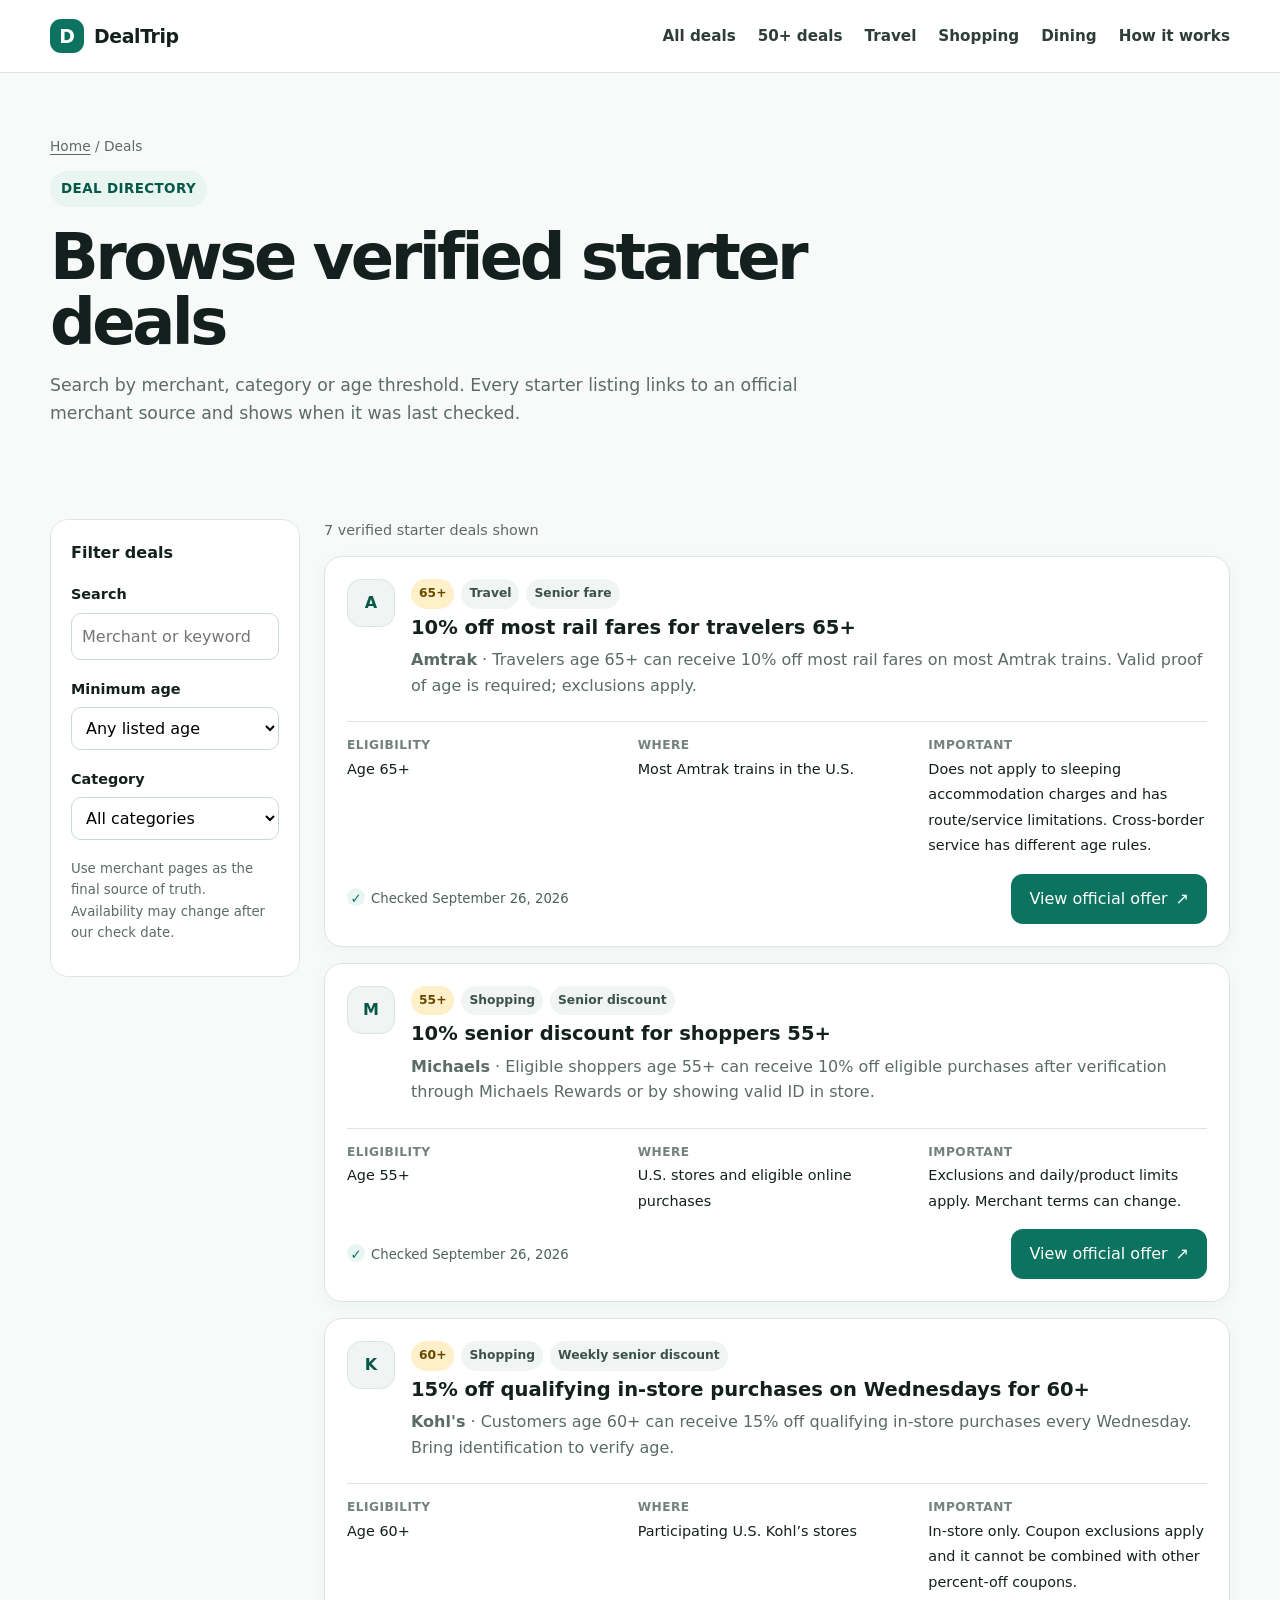
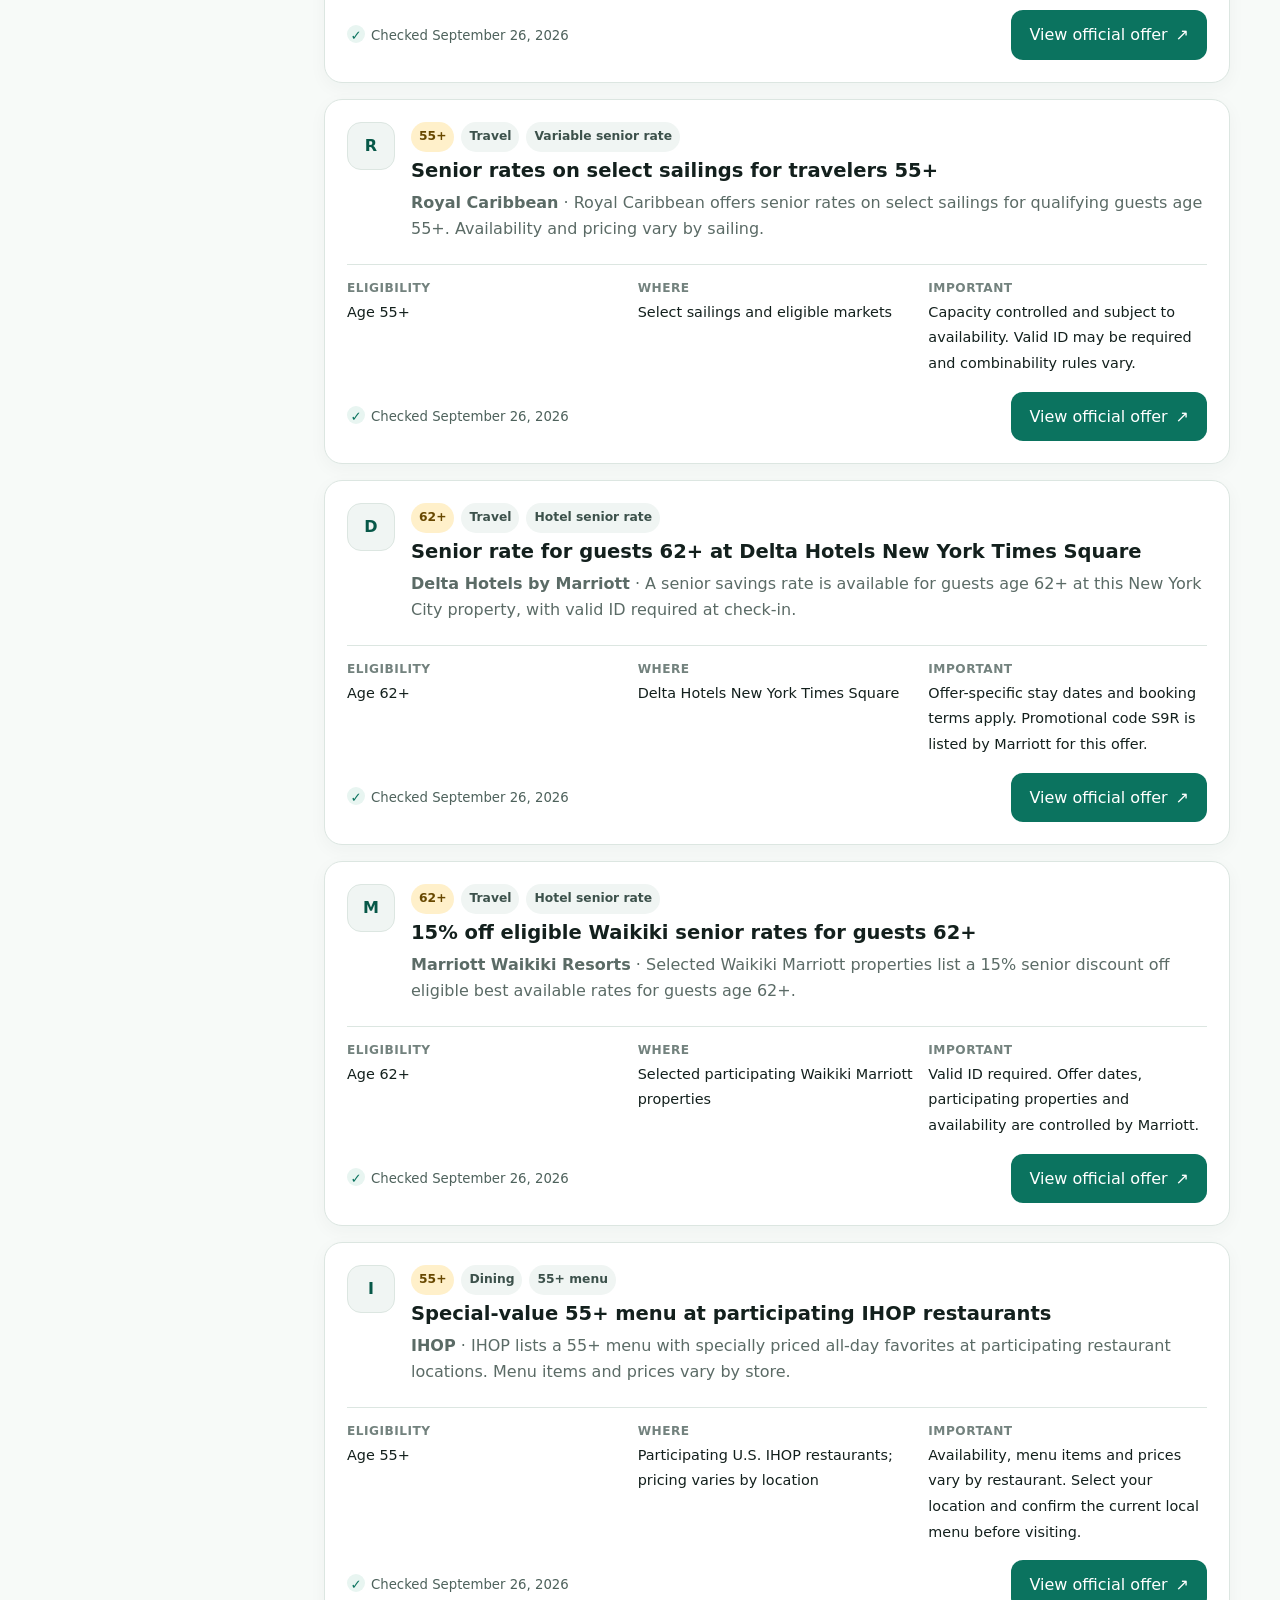
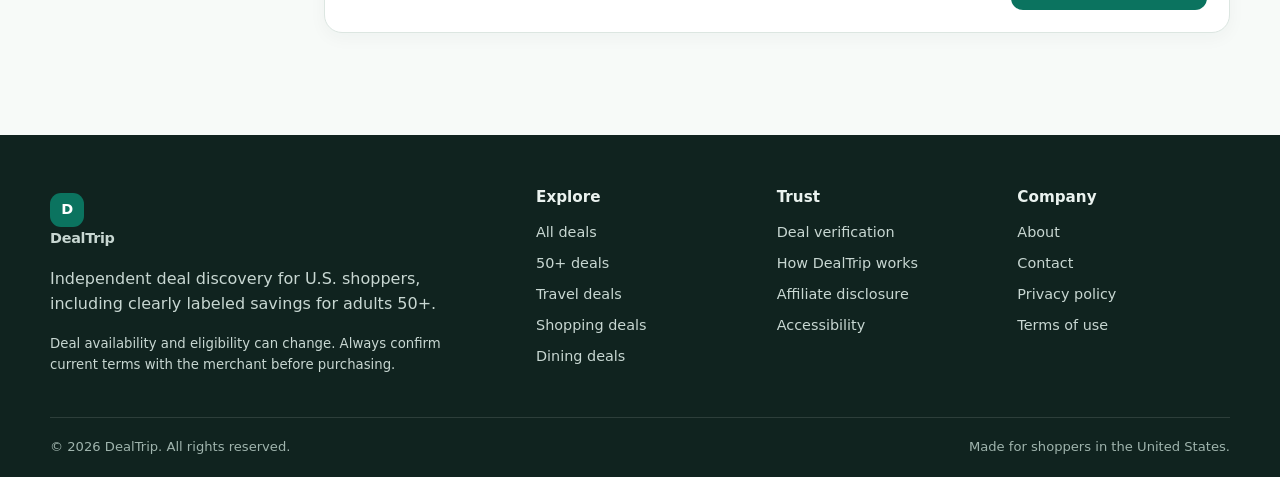
<file: deals/index.html>
<!doctype html>
<html lang="en-US">
<head>
<meta charset="utf-8">
<meta name="viewport" content="width=device-width,initial-scale=1">
<title>All Deals | DealTrip</title>
<meta name="description" content="Browse DealTrip starter coupons and 50+ discounts by merchant, category and age eligibility.">
<link rel="canonical" href="https://dealtrip.com/deals/">
<meta property="og:type" content="website">
<meta property="og:site_name" content="DealTrip">
<meta property="og:title" content="All Deals | DealTrip">
<meta property="og:description" content="Browse DealTrip starter coupons and 50+ discounts by merchant, category and age eligibility.">
<meta property="og:url" content="https://dealtrip.com/deals/">
<meta name="twitter:card" content="summary">

<link rel="icon" href="/assets/favicon.svg" type="image/svg+xml">
<link rel="manifest" href="/manifest.webmanifest">
<meta name="theme-color" content="#0b735f">
<style>

:root{--bg:#f7faf8;--surface:#fff;--text:#13201d;--muted:#5b6b66;--line:#dce6e1;--brand:#0b735f;--brand-dark:#075848;--accent:#f2b84b;--soft:#e8f5f1;--danger:#a14433;--shadow:0 14px 40px rgba(10,50,42,.08);--radius:18px;--max:1180px}*{box-sizing:border-box}html{scroll-behavior:smooth}body{margin:0;background:var(--bg);color:var(--text);font-family:Inter,ui-sans-serif,system-ui,-apple-system,BlinkMacSystemFont,"Segoe UI",sans-serif;line-height:1.6;-webkit-font-smoothing:antialiased}a{color:var(--brand-dark);text-underline-offset:3px}img{max-width:100%;height:auto}.wrap{width:min(calc(100% - 32px),var(--max));margin-inline:auto}.skip-link{position:absolute;left:-9999px;top:0;background:#fff;padding:10px 14px;z-index:100}.skip-link:focus{left:12px;top:12px}.sr-only{position:absolute;width:1px;height:1px;padding:0;margin:-1px;overflow:hidden;clip:rect(0,0,0,0);white-space:nowrap;border:0}.site-header{position:sticky;top:0;z-index:50;background:rgba(255,255,255,.95);backdrop-filter:blur(8px);border-bottom:1px solid var(--line)}.header-inner{min-height:72px;display:flex;align-items:center;gap:28px}.brand{display:inline-flex;align-items:center;gap:10px;color:var(--text);text-decoration:none;font-weight:850;font-size:1.18rem;letter-spacing:-.02em}.brand-mark{display:grid;place-items:center;width:34px;height:34px;border-radius:11px;background:var(--brand);color:#fff;font-weight:900}.main-nav{display:flex;align-items:center;gap:22px;font-size:.95rem;font-weight:650}.main-nav a{color:#2e3d39;text-decoration:none}.main-nav a:hover,.main-nav a:focus{color:var(--brand)}#site-nav{margin-left:auto}.nav-toggle{display:none;border:1px solid var(--line);background:#fff;border-radius:10px;padding:8px 11px;font-size:1.2rem}.hero{padding:76px 0 56px;background:linear-gradient(180deg,#eff9f5 0%,var(--bg) 100%)}.hero-grid{display:grid;grid-template-columns:1.25fr .75fr;gap:44px;align-items:center}.eyebrow{display:inline-flex;gap:8px;align-items:center;padding:7px 11px;border-radius:999px;background:var(--soft);color:var(--brand-dark);font-size:.84rem;font-weight:800;letter-spacing:.03em;text-transform:uppercase}.hero h1,.page-hero h1{font-size:clamp(2.45rem,6vw,4.9rem);line-height:1.02;letter-spacing:-.055em;margin:18px 0 20px;max-width:900px}.hero p{font-size:1.12rem;color:var(--muted);max-width:720px}.hero-card{background:#0c2b24;color:#fff;padding:28px;border-radius:26px;box-shadow:var(--shadow)}.hero-card h2{font-size:1.6rem;margin:0 0 8px}.hero-card p{color:#d4e4df;font-size:1rem}.age-row{display:flex;flex-wrap:wrap;gap:8px;margin:18px 0}.age-pill{background:rgba(255,255,255,.1);border:1px solid rgba(255,255,255,.18);padding:7px 10px;border-radius:999px;font-size:.86rem;font-weight:750}.search{margin-top:26px;display:flex;gap:10px;max-width:720px}.search input{flex:1;min-width:0;border:1px solid #cbd9d4;border-radius:14px;padding:15px 16px;font:inherit;background:#fff}.btn{display:inline-flex;align-items:center;justify-content:center;gap:8px;min-height:46px;padding:11px 17px;border:1px solid transparent;border-radius:12px;text-decoration:none;font-weight:800;cursor:pointer;font:inherit}.btn-primary{background:var(--brand);color:#fff}.btn-primary:hover{background:var(--brand-dark)}.btn-secondary{background:#fff;color:var(--brand-dark);border-color:var(--line)}.btn-dark{background:#fff;color:#0c2b24}.section{padding:64px 0}.section-tight{padding:38px 0}.section-head{display:flex;align-items:end;justify-content:space-between;gap:24px;margin-bottom:24px}.section-head h2{font-size:clamp(1.75rem,3vw,2.65rem);letter-spacing:-.035em;margin:0}.section-head p{margin:6px 0 0;color:var(--muted);max-width:700px}.card-grid{display:grid;grid-template-columns:repeat(3,1fr);gap:18px}.category-grid{display:grid;grid-template-columns:repeat(3,1fr);gap:18px}.category-card,.info-card,.deal-card{background:var(--surface);border:1px solid var(--line);border-radius:var(--radius);box-shadow:0 5px 18px rgba(15,60,49,.04)}.category-card{padding:24px;text-decoration:none;color:var(--text);transition:transform .18s ease,border-color .18s ease}.category-card:hover{transform:translateY(-2px);border-color:#b8cec5}.category-card span{display:block;color:var(--muted);font-size:.94rem;margin-top:6px}.category-icon{display:grid;place-items:center;width:42px;height:42px;border-radius:13px;background:var(--soft);color:var(--brand);font-size:1.2rem;font-weight:900}.deals-layout{display:grid;grid-template-columns:250px 1fr;gap:24px}.filters{position:sticky;top:92px;align-self:start;background:#fff;border:1px solid var(--line);border-radius:var(--radius);padding:20px}.filters h2{font-size:1rem;margin:0 0 12px}.filter-group{margin:18px 0}.filter-group label{display:block;font-size:.9rem;font-weight:700;margin-bottom:6px}.filters select,.filters input{width:100%;border:1px solid #cbd9d4;border-radius:10px;padding:10px;font:inherit;background:#fff}.deal-list{display:grid;gap:16px}.deal-card{padding:22px}.deal-top{display:flex;align-items:flex-start;gap:16px}.merchant-logo{display:grid;place-items:center;flex:0 0 48px;width:48px;height:48px;border-radius:14px;background:#f0f5f3;border:1px solid var(--line);font-weight:900;color:var(--brand-dark)}.deal-main{min-width:0;flex:1}.deal-meta{display:flex;flex-wrap:wrap;gap:7px;margin-bottom:6px}.tag{display:inline-flex;align-items:center;border-radius:999px;background:#f0f5f3;padding:5px 8px;font-size:.77rem;font-weight:780;color:#3c514b}.tag-age{background:#fff0ca;color:#684800}.deal-card h3{margin:4px 0 6px;font-size:1.22rem;line-height:1.3}.deal-card p{margin:7px 0;color:var(--muted)}.deal-details{display:grid;grid-template-columns:repeat(3,1fr);gap:12px;margin:16px 0;border-top:1px solid var(--line);padding-top:14px}.deal-details strong{display:block;font-size:.76rem;text-transform:uppercase;letter-spacing:.04em;color:#73827e}.deal-details span{font-size:.9rem}.deal-actions{display:flex;align-items:center;justify-content:space-between;gap:12px;margin-top:16px}.verified{font-size:.83rem;color:#4d615b}.verified::before{content:"✓";display:inline-grid;place-items:center;width:18px;height:18px;border-radius:50%;background:var(--soft);color:var(--brand);font-weight:900;margin-right:6px}.trust-band{background:#0c2b24;color:#fff}.trust-grid{display:grid;grid-template-columns:1.1fr repeat(3,.63fr);gap:22px;align-items:start}.trust-grid h2{font-size:2.15rem;letter-spacing:-.035em;margin:0}.trust-grid p{color:#cfe0da}.trust-stat strong{display:block;font-size:1.4rem}.trust-stat span{font-size:.9rem;color:#cfe0da}.page-hero{padding:62px 0 36px}.page-hero h1{font-size:clamp(2.35rem,5vw,4rem);margin-bottom:16px}.page-hero p{font-size:1.08rem;color:var(--muted);max-width:800px}.prose{max-width:820px}.prose h2{margin-top:38px;font-size:1.7rem;letter-spacing:-.02em}.prose h3{margin-top:28px}.prose p,.prose li{color:#344640}.prose ul,.prose ol{padding-left:1.25rem}.callout{border:1px solid #bad8ce;background:var(--soft);padding:18px 20px;border-radius:14px;margin:22px 0}.callout.warning{border-color:#ecd08a;background:#fff8e7}.legal-updated{font-size:.9rem;color:var(--muted);margin-top:-5px}.two-col{display:grid;grid-template-columns:1fr 1fr;gap:22px}.info-card{padding:24px}.info-card h2,.info-card h3{margin-top:0}.steps{counter-reset:step;display:grid;grid-template-columns:repeat(3,1fr);gap:18px}.step{counter-increment:step;background:#fff;border:1px solid var(--line);border-radius:var(--radius);padding:24px}.step::before{content:counter(step);display:grid;place-items:center;width:34px;height:34px;border-radius:50%;background:var(--brand);color:#fff;font-weight:900;margin-bottom:18px}.empty{background:#fff;border:1px dashed #b8cbc4;border-radius:16px;padding:32px;text-align:center;color:var(--muted)}.notice{font-size:.92rem;background:#fff8e7;border:1px solid #ecd08a;border-radius:12px;padding:12px 14px}.site-footer{margin-top:64px;background:#10231f;color:#eaf2ef;padding:50px 0 20px}.footer-grid{display:grid;grid-template-columns:1.4fr repeat(3,.65fr);gap:28px}.footer-grid h2{font-size:.95rem;margin:0 0 12px}.footer-grid a{display:block;color:#c8d7d2;text-decoration:none;margin:8px 0;font-size:.9rem}.footer-grid p{color:#c8d7d2;max-width:420px}.brand-footer{color:#fff}.fine{font-size:.83rem}.footer-bottom{border-top:1px solid rgba(255,255,255,.12);margin-top:28px;padding-top:18px;display:flex;justify-content:space-between;gap:18px;color:#9fb4ad;font-size:.82rem}.breadcrumb{font-size:.86rem;color:var(--muted);margin-bottom:14px}.breadcrumb a{color:var(--muted)}.faq details{background:#fff;border:1px solid var(--line);border-radius:12px;padding:0 18px;margin:10px 0}.faq summary{cursor:pointer;font-weight:780;padding:16px 0}.faq details p{padding:0 0 16px;margin:0;color:var(--muted)}.badge-row{display:flex;flex-wrap:wrap;gap:10px;margin-top:20px}.mini-badge{padding:8px 11px;background:#fff;border:1px solid var(--line);border-radius:999px;font-size:.85rem;font-weight:700}.result-count{font-size:.9rem;color:var(--muted);margin-bottom:14px}.source-note{font-size:.83rem;color:var(--muted)}.ad-note{background:#f0f5f3;border-left:4px solid var(--brand);padding:14px 16px;border-radius:8px}.contact-card{max-width:680px}.contact-line{display:flex;gap:12px;align-items:flex-start;padding:16px 0;border-bottom:1px solid var(--line)}.contact-line:last-child{border-bottom:0}.contact-label{font-weight:800;min-width:120px}.hide{display:none!important}@media(max-width:900px){.main-nav{gap:14px;flex-wrap:wrap}.hero-grid,.trust-grid,.footer-grid{grid-template-columns:1fr 1fr}.card-grid,.category-grid,.steps{grid-template-columns:1fr 1fr}.deals-layout{grid-template-columns:1fr}.filters{position:static}.hero{padding-top:52px}}@media(max-width:720px){.wrap{width:min(calc(100% - 24px),var(--max))}.nav-toggle{display:block;margin-left:auto}#site-nav{display:none;position:absolute;left:12px;right:12px;top:66px;background:#fff;border:1px solid var(--line);border-radius:14px;box-shadow:var(--shadow);padding:10px}.nav-open #site-nav{display:block}.main-nav{display:grid;gap:0}.main-nav a{padding:11px 10px;border-bottom:1px solid #edf2ef}.main-nav a:last-child{border-bottom:0}.hero-grid,.trust-grid,.footer-grid,.card-grid,.category-grid,.steps,.two-col{grid-template-columns:1fr}.hero h1,.page-hero h1{letter-spacing:-.045em}.search{flex-direction:column}.section{padding:48px 0}.section-head{align-items:start;flex-direction:column}.deal-top{align-items:flex-start}.deal-details{grid-template-columns:1fr}.deal-actions{align-items:stretch;flex-direction:column}.deal-actions .btn{width:100%}.footer-bottom{flex-direction:column}.contact-line{flex-direction:column;gap:3px}.contact-label{min-width:0}}@media(prefers-reduced-motion:reduce){html{scroll-behavior:auto}*{transition:none!important}}

</style>
<script type="application/json" id="dealtrip-data">
[
  {
    "id": "amtrak-senior-10",
    "merchant": "Amtrak",
    "title": "10% off most rail fares for travelers 65+",
    "age": 65,
    "category": "Travel",
    "type": "Senior fare",
    "availability": "Most Amtrak trains in the U.S.",
    "summary": "Travelers age 65+ can receive 10% off most rail fares on most Amtrak trains. Valid proof of age is required; exclusions apply.",
    "terms": "Does not apply to sleeping accommodation charges and has route/service limitations. Cross-border service has different age rules.",
    "url": "https://www.amtrak.com/seniors-discount",
    "verified": "September 26, 2026",
    "badge": "65+"
  },
  {
    "id": "michaels-senior-10",
    "merchant": "Michaels",
    "title": "10% senior discount for shoppers 55+",
    "age": 55,
    "category": "Shopping",
    "type": "Senior discount",
    "availability": "U.S. stores and eligible online purchases",
    "summary": "Eligible shoppers age 55+ can receive 10% off eligible purchases after verification through Michaels Rewards or by showing valid ID in store.",
    "terms": "Exclusions and daily/product limits apply. Merchant terms can change.",
    "url": "https://www.michaels.com/senior-discount",
    "verified": "September 26, 2026",
    "badge": "55+"
  },
  {
    "id": "kohls-senior-wednesday",
    "merchant": "Kohl's",
    "title": "15% off qualifying in-store purchases on Wednesdays for 60+",
    "age": 60,
    "category": "Shopping",
    "type": "Weekly senior discount",
    "availability": "Participating U.S. Kohl\u2019s stores",
    "summary": "Customers age 60+ can receive 15% off qualifying in-store purchases every Wednesday. Bring identification to verify age.",
    "terms": "In-store only. Coupon exclusions apply and it cannot be combined with other percent-off coupons.",
    "url": "https://www.kohls.com/faq/article/101",
    "verified": "September 26, 2026",
    "badge": "60+"
  },
  {
    "id": "royal-caribbean-senior-rates",
    "merchant": "Royal Caribbean",
    "title": "Senior rates on select sailings for travelers 55+",
    "age": 55,
    "category": "Travel",
    "type": "Variable senior rate",
    "availability": "Select sailings and eligible markets",
    "summary": "Royal Caribbean offers senior rates on select sailings for qualifying guests age 55+. Availability and pricing vary by sailing.",
    "terms": "Capacity controlled and subject to availability. Valid ID may be required and combinability rules vary.",
    "url": "https://www.royalcaribbean.com/terms-and-conditions/promotions",
    "verified": "September 26, 2026",
    "badge": "55+"
  },
  {
    "id": "marriott-nyc-senior",
    "merchant": "Delta Hotels by Marriott",
    "title": "Senior rate for guests 62+ at Delta Hotels New York Times Square",
    "age": 62,
    "category": "Travel",
    "type": "Hotel senior rate",
    "availability": "Delta Hotels New York Times Square",
    "summary": "A senior savings rate is available for guests age 62+ at this New York City property, with valid ID required at check-in.",
    "terms": "Offer-specific stay dates and booking terms apply. Promotional code S9R is listed by Marriott for this offer.",
    "url": "https://www.marriott.com/offers/senior-discount-rate-OFF-78012/NYCDE-delta-hotels-new-york-times-square",
    "verified": "September 26, 2026",
    "badge": "62+"
  },
  {
    "id": "marriott-waikiki-senior",
    "merchant": "Marriott Waikiki Resorts",
    "title": "15% off eligible Waikiki senior rates for guests 62+",
    "age": 62,
    "category": "Travel",
    "type": "Hotel senior rate",
    "availability": "Selected participating Waikiki Marriott properties",
    "summary": "Selected Waikiki Marriott properties list a 15% senior discount off eligible best available rates for guests age 62+.",
    "terms": "Valid ID required. Offer dates, participating properties and availability are controlled by Marriott.",
    "url": "https://www.marriott.com/offers/waikiki-senior-discount-15-off-best-available-rate-off-67202",
    "verified": "September 26, 2026",
    "badge": "62+"
  },
  {
    "id": "ihop-55-menu",
    "merchant": "IHOP",
    "title": "Special-value 55+ menu at participating IHOP restaurants",
    "age": 55,
    "category": "Dining",
    "type": "55+ menu",
    "availability": "Participating U.S. IHOP restaurants; pricing varies by location",
    "summary": "IHOP lists a 55+ menu with specially priced all-day favorites at participating restaurant locations. Menu items and prices vary by store.",
    "terms": "Availability, menu items and prices vary by restaurant. Select your location and confirm the current local menu before visiting.",
    "url": "https://www.ihop.com/en/menu",
    "verified": "September 26, 2026",
    "badge": "55+"
  }
]
</script>
<script>

document.addEventListener('DOMContentLoaded', () => {
  const toggle = document.querySelector('.nav-toggle');
  if (toggle) toggle.addEventListener('click', () => {
    const open = document.body.classList.toggle('nav-open');
    toggle.setAttribute('aria-expanded', String(open));
  });
  const y = document.getElementById('year'); if (y) y.textContent = new Date().getFullYear();

  const homeInput = document.querySelector('[data-home-search]');
  const homeButton = document.getElementById('home-search-button');
  if (homeInput && homeButton) {
    const syncHome = () => {
      const q = homeInput.value.trim();
      homeButton.href = '/deals/' + (q ? '?q=' + encodeURIComponent(q) : '');
    };
    homeInput.addEventListener('input', syncHome);
    homeInput.addEventListener('keydown', e => { if (e.key === 'Enter') { syncHome(); location.href = homeButton.href; } });
  }
  const queryValue = new URLSearchParams(location.search).get('q');
  if (queryValue) {
    const dealSearchInput = document.querySelector('[data-deal-search]');
    if (dealSearchInput) dealSearchInput.value = queryValue;
  }

  const containers = document.querySelectorAll('[data-deals]');
  if (!containers.length) return;
  const embeddedData = document.getElementById('dealtrip-data');
  const dealsPromise = embeddedData
    ? Promise.resolve(JSON.parse(embeddedData.textContent))
    : fetch('/assets/deals.json').then(r => { if (!r.ok) throw new Error('Deal data not found'); return r.json(); });
  dealsPromise.then(deals => {
    containers.forEach(container => {
      const presetCategory = container.dataset.category || '';
      const minAgePreset = Number(container.dataset.minAge || 0);
      const search = document.querySelector('[data-deal-search]');
      const age = document.querySelector('[data-age-filter]');
      const category = document.querySelector('[data-category-filter]');
      const count = document.querySelector('[data-result-count]');
      const render = () => {
        const q = (search?.value || '').trim().toLowerCase();
        const ageValue = Number(age?.value || minAgePreset || 0);
        const catValue = category?.value || presetCategory;
        const filtered = deals.filter(d => {
          const hay = `${d.merchant} ${d.title} ${d.category} ${d.summary}`.toLowerCase();
          const qok = !q || hay.includes(q);
          const aok = !ageValue || d.age >= ageValue;
          const cok = !catValue || d.category === catValue;
          return qok && aok && cok;
        });
        container.innerHTML = filtered.length ? filtered.map(card).join('') : `<div class="empty"><strong>No matching deals.</strong><br>Try a different keyword or filter.</div>`;
        if (count) count.textContent = `${filtered.length} verified starter deal${filtered.length === 1 ? '' : 's'} shown`;
      };
      [search,age,category].forEach(el => el?.addEventListener(el.tagName === 'INPUT' ? 'input':'change', render));
      render();
    });
  }).catch(() => {
    containers.forEach(c => c.innerHTML = '<div class="empty">Deals could not be loaded. Please refresh the page.</div>');
  });
  function card(d){
    const initial = d.merchant.slice(0,1).toUpperCase();
    return `<article class="deal-card">
      <div class="deal-top"><div class="merchant-logo" aria-hidden="true">${esc(initial)}</div><div class="deal-main">
      <div class="deal-meta"><span class="tag tag-age">${esc(d.badge)}</span><span class="tag">${esc(d.category)}</span><span class="tag">${esc(d.type)}</span></div>
      <h3>${esc(d.title)}</h3><p><strong>${esc(d.merchant)}</strong> · ${esc(d.summary)}</p></div></div>
      <div class="deal-details"><div><strong>Eligibility</strong><span>Age ${d.age}+</span></div><div><strong>Where</strong><span>${esc(d.availability)}</span></div><div><strong>Important</strong><span>${esc(d.terms)}</span></div></div>
      <div class="deal-actions"><span class="verified">Checked ${esc(d.verified)}</span><a class="btn btn-primary" href="${escAttr(d.url)}" target="_blank" rel="noopener">View official offer <span aria-hidden="true">↗</span></a></div>
    </article>`;
  }
  function esc(s){return String(s).replace(/[&<>"']/g,m=>({'&':'&amp;','<':'&lt;','>':'&gt;','"':'&quot;',"'":'&#39;'}[m]))}
  function escAttr(s){return esc(s)}
});

</script>


</head>
<body class="">
<a class="skip-link" href="#main">Skip to content</a>
<header class="site-header">
  <div class="wrap header-inner">
    <a class="brand" href="/" aria-label="DealTrip home"><span class="brand-mark" aria-hidden="true">D</span><span>DealTrip</span></a>
    <button class="nav-toggle" type="button" aria-expanded="false" aria-controls="site-nav"><span class="sr-only">Toggle navigation</span><span aria-hidden="true">☰</span></button>
    <div id="site-nav">
<nav class="main-nav" aria-label="Primary navigation">
  <a href="/deals/">All deals</a>
  <a href="/50-plus-deals/">50+ deals</a>
  <a href="/categories/travel/">Travel</a>
  <a href="/categories/shopping/">Shopping</a>
  <a href="/categories/dining/">Dining</a>
  <a href="/how-it-works/">How it works</a>
</nav></div>
  </div>
</header>
<main id="main"><section class="page-hero"><div class="wrap"><div class="breadcrumb"><a href="/">Home</a> / Deals</div><span class="eyebrow">Deal directory</span><h1>Browse verified starter deals</h1><p>Search by merchant, category or age threshold. Every starter listing links to an official merchant source and shows when it was last checked.</p></div></section>
<section class="section-tight"><div class="wrap deals-layout"><aside class="filters" aria-label="Deal filters"><h2>Filter deals</h2><div class="filter-group"><label for="deal-search">Search</label><input id="deal-search" data-deal-search type="search" placeholder="Merchant or keyword"></div><div class="filter-group"><label for="age-filter">Minimum age</label><select id="age-filter" data-age-filter><option value="0">Any listed age</option><option value="50">50+</option><option value="55">55+</option><option value="60">60+</option><option value="62">62+</option><option value="65">65+</option></select></div><div class="filter-group"><label for="cat-filter">Category</label><select id="cat-filter" data-category-filter><option value="">All categories</option><option>Travel</option><option>Shopping</option><option>Dining</option></select></div><p class="source-note">Use merchant pages as the final source of truth. Availability may change after our check date.</p></aside><div><div class="result-count" data-result-count></div><div class="deal-list" data-deals></div></div></div></section>
</main>

<footer class="site-footer">
  <div class="wrap footer-grid">
    <div>
      <a class="brand brand-footer" href="/" aria-label="DealTrip home"><span class="brand-mark" aria-hidden="true">D</span><span>DealTrip</span></a>
      <p>Independent deal discovery for U.S. shoppers, including clearly labeled savings for adults 50+.</p>
      <p class="fine">Deal availability and eligibility can change. Always confirm current terms with the merchant before purchasing.</p>
    </div>
    <div>
      <h2>Explore</h2>
      <a href="/deals/">All deals</a>
      <a href="/50-plus-deals/">50+ deals</a>
      <a href="/categories/travel/">Travel deals</a>
      <a href="/categories/shopping/">Shopping deals</a>
      <a href="/categories/dining/">Dining deals</a>
    </div>
    <div>
      <h2>Trust</h2>
      <a href="/deal-verification/">Deal verification</a>
      <a href="/how-it-works/">How DealTrip works</a>
      <a href="/affiliate-disclosure/">Affiliate disclosure</a>
      <a href="/accessibility/">Accessibility</a>
    </div>
    <div>
      <h2>Company</h2>
      <a href="/about/">About</a>
      <a href="/contact/">Contact</a>
      <a href="/privacy/">Privacy policy</a>
      <a href="/terms/">Terms of use</a>
    </div>
  </div>
  <div class="wrap footer-bottom"><span>© <span id="year">2026</span> DealTrip. All rights reserved.</span><span>Made for shoppers in the United States.</span></div>
</footer>
</body>
</html>
</file>
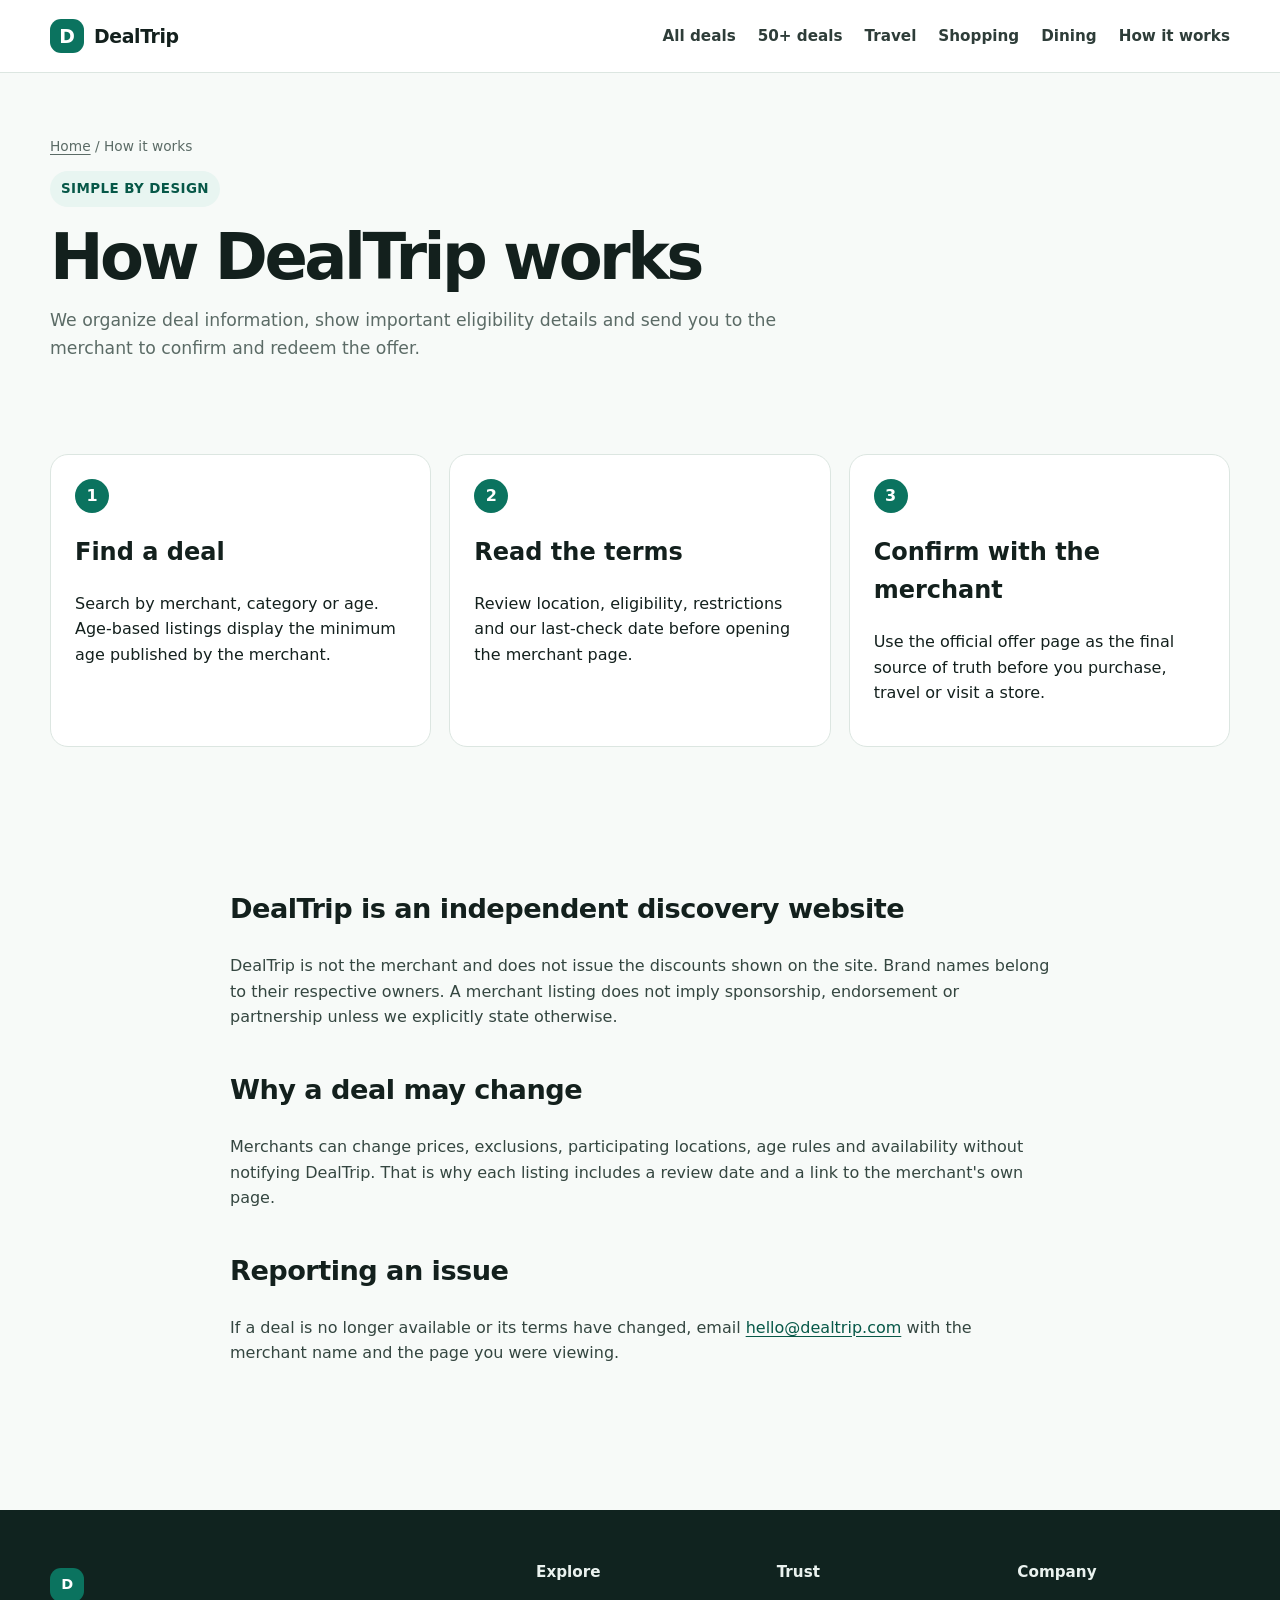
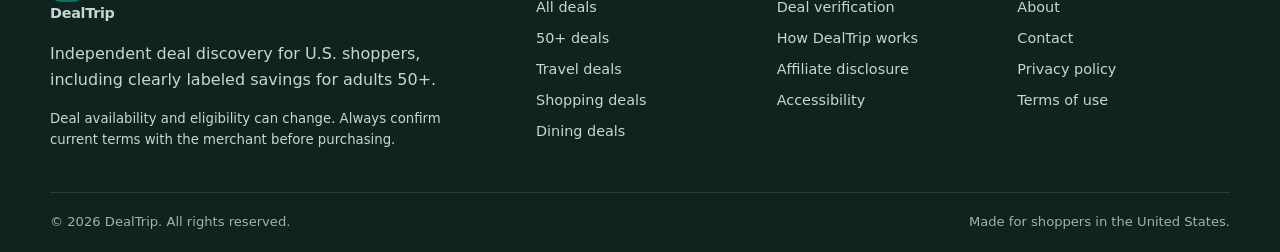
<file: how-it-works/index.html>
<!doctype html>
<html lang="en-US">
<head>
<meta charset="utf-8">
<meta name="viewport" content="width=device-width,initial-scale=1">
<title>How DealTrip Works | DealTrip</title>
<meta name="description" content="Learn how DealTrip finds, labels, verifies and links to coupon and age-based discount offers.">
<link rel="canonical" href="https://dealtrip.com/how-it-works/">
<meta property="og:type" content="website">
<meta property="og:site_name" content="DealTrip">
<meta property="og:title" content="How DealTrip Works | DealTrip">
<meta property="og:description" content="Learn how DealTrip finds, labels, verifies and links to coupon and age-based discount offers.">
<meta property="og:url" content="https://dealtrip.com/how-it-works/">
<meta name="twitter:card" content="summary">

<link rel="icon" href="/assets/favicon.svg" type="image/svg+xml">
<link rel="manifest" href="/manifest.webmanifest">
<meta name="theme-color" content="#0b735f">
<style>

:root{--bg:#f7faf8;--surface:#fff;--text:#13201d;--muted:#5b6b66;--line:#dce6e1;--brand:#0b735f;--brand-dark:#075848;--accent:#f2b84b;--soft:#e8f5f1;--danger:#a14433;--shadow:0 14px 40px rgba(10,50,42,.08);--radius:18px;--max:1180px}*{box-sizing:border-box}html{scroll-behavior:smooth}body{margin:0;background:var(--bg);color:var(--text);font-family:Inter,ui-sans-serif,system-ui,-apple-system,BlinkMacSystemFont,"Segoe UI",sans-serif;line-height:1.6;-webkit-font-smoothing:antialiased}a{color:var(--brand-dark);text-underline-offset:3px}img{max-width:100%;height:auto}.wrap{width:min(calc(100% - 32px),var(--max));margin-inline:auto}.skip-link{position:absolute;left:-9999px;top:0;background:#fff;padding:10px 14px;z-index:100}.skip-link:focus{left:12px;top:12px}.sr-only{position:absolute;width:1px;height:1px;padding:0;margin:-1px;overflow:hidden;clip:rect(0,0,0,0);white-space:nowrap;border:0}.site-header{position:sticky;top:0;z-index:50;background:rgba(255,255,255,.95);backdrop-filter:blur(8px);border-bottom:1px solid var(--line)}.header-inner{min-height:72px;display:flex;align-items:center;gap:28px}.brand{display:inline-flex;align-items:center;gap:10px;color:var(--text);text-decoration:none;font-weight:850;font-size:1.18rem;letter-spacing:-.02em}.brand-mark{display:grid;place-items:center;width:34px;height:34px;border-radius:11px;background:var(--brand);color:#fff;font-weight:900}.main-nav{display:flex;align-items:center;gap:22px;font-size:.95rem;font-weight:650}.main-nav a{color:#2e3d39;text-decoration:none}.main-nav a:hover,.main-nav a:focus{color:var(--brand)}#site-nav{margin-left:auto}.nav-toggle{display:none;border:1px solid var(--line);background:#fff;border-radius:10px;padding:8px 11px;font-size:1.2rem}.hero{padding:76px 0 56px;background:linear-gradient(180deg,#eff9f5 0%,var(--bg) 100%)}.hero-grid{display:grid;grid-template-columns:1.25fr .75fr;gap:44px;align-items:center}.eyebrow{display:inline-flex;gap:8px;align-items:center;padding:7px 11px;border-radius:999px;background:var(--soft);color:var(--brand-dark);font-size:.84rem;font-weight:800;letter-spacing:.03em;text-transform:uppercase}.hero h1,.page-hero h1{font-size:clamp(2.45rem,6vw,4.9rem);line-height:1.02;letter-spacing:-.055em;margin:18px 0 20px;max-width:900px}.hero p{font-size:1.12rem;color:var(--muted);max-width:720px}.hero-card{background:#0c2b24;color:#fff;padding:28px;border-radius:26px;box-shadow:var(--shadow)}.hero-card h2{font-size:1.6rem;margin:0 0 8px}.hero-card p{color:#d4e4df;font-size:1rem}.age-row{display:flex;flex-wrap:wrap;gap:8px;margin:18px 0}.age-pill{background:rgba(255,255,255,.1);border:1px solid rgba(255,255,255,.18);padding:7px 10px;border-radius:999px;font-size:.86rem;font-weight:750}.search{margin-top:26px;display:flex;gap:10px;max-width:720px}.search input{flex:1;min-width:0;border:1px solid #cbd9d4;border-radius:14px;padding:15px 16px;font:inherit;background:#fff}.btn{display:inline-flex;align-items:center;justify-content:center;gap:8px;min-height:46px;padding:11px 17px;border:1px solid transparent;border-radius:12px;text-decoration:none;font-weight:800;cursor:pointer;font:inherit}.btn-primary{background:var(--brand);color:#fff}.btn-primary:hover{background:var(--brand-dark)}.btn-secondary{background:#fff;color:var(--brand-dark);border-color:var(--line)}.btn-dark{background:#fff;color:#0c2b24}.section{padding:64px 0}.section-tight{padding:38px 0}.section-head{display:flex;align-items:end;justify-content:space-between;gap:24px;margin-bottom:24px}.section-head h2{font-size:clamp(1.75rem,3vw,2.65rem);letter-spacing:-.035em;margin:0}.section-head p{margin:6px 0 0;color:var(--muted);max-width:700px}.card-grid{display:grid;grid-template-columns:repeat(3,1fr);gap:18px}.category-grid{display:grid;grid-template-columns:repeat(3,1fr);gap:18px}.category-card,.info-card,.deal-card{background:var(--surface);border:1px solid var(--line);border-radius:var(--radius);box-shadow:0 5px 18px rgba(15,60,49,.04)}.category-card{padding:24px;text-decoration:none;color:var(--text);transition:transform .18s ease,border-color .18s ease}.category-card:hover{transform:translateY(-2px);border-color:#b8cec5}.category-card span{display:block;color:var(--muted);font-size:.94rem;margin-top:6px}.category-icon{display:grid;place-items:center;width:42px;height:42px;border-radius:13px;background:var(--soft);color:var(--brand);font-size:1.2rem;font-weight:900}.deals-layout{display:grid;grid-template-columns:250px 1fr;gap:24px}.filters{position:sticky;top:92px;align-self:start;background:#fff;border:1px solid var(--line);border-radius:var(--radius);padding:20px}.filters h2{font-size:1rem;margin:0 0 12px}.filter-group{margin:18px 0}.filter-group label{display:block;font-size:.9rem;font-weight:700;margin-bottom:6px}.filters select,.filters input{width:100%;border:1px solid #cbd9d4;border-radius:10px;padding:10px;font:inherit;background:#fff}.deal-list{display:grid;gap:16px}.deal-card{padding:22px}.deal-top{display:flex;align-items:flex-start;gap:16px}.merchant-logo{display:grid;place-items:center;flex:0 0 48px;width:48px;height:48px;border-radius:14px;background:#f0f5f3;border:1px solid var(--line);font-weight:900;color:var(--brand-dark)}.deal-main{min-width:0;flex:1}.deal-meta{display:flex;flex-wrap:wrap;gap:7px;margin-bottom:6px}.tag{display:inline-flex;align-items:center;border-radius:999px;background:#f0f5f3;padding:5px 8px;font-size:.77rem;font-weight:780;color:#3c514b}.tag-age{background:#fff0ca;color:#684800}.deal-card h3{margin:4px 0 6px;font-size:1.22rem;line-height:1.3}.deal-card p{margin:7px 0;color:var(--muted)}.deal-details{display:grid;grid-template-columns:repeat(3,1fr);gap:12px;margin:16px 0;border-top:1px solid var(--line);padding-top:14px}.deal-details strong{display:block;font-size:.76rem;text-transform:uppercase;letter-spacing:.04em;color:#73827e}.deal-details span{font-size:.9rem}.deal-actions{display:flex;align-items:center;justify-content:space-between;gap:12px;margin-top:16px}.verified{font-size:.83rem;color:#4d615b}.verified::before{content:"✓";display:inline-grid;place-items:center;width:18px;height:18px;border-radius:50%;background:var(--soft);color:var(--brand);font-weight:900;margin-right:6px}.trust-band{background:#0c2b24;color:#fff}.trust-grid{display:grid;grid-template-columns:1.1fr repeat(3,.63fr);gap:22px;align-items:start}.trust-grid h2{font-size:2.15rem;letter-spacing:-.035em;margin:0}.trust-grid p{color:#cfe0da}.trust-stat strong{display:block;font-size:1.4rem}.trust-stat span{font-size:.9rem;color:#cfe0da}.page-hero{padding:62px 0 36px}.page-hero h1{font-size:clamp(2.35rem,5vw,4rem);margin-bottom:16px}.page-hero p{font-size:1.08rem;color:var(--muted);max-width:800px}.prose{max-width:820px}.prose h2{margin-top:38px;font-size:1.7rem;letter-spacing:-.02em}.prose h3{margin-top:28px}.prose p,.prose li{color:#344640}.prose ul,.prose ol{padding-left:1.25rem}.callout{border:1px solid #bad8ce;background:var(--soft);padding:18px 20px;border-radius:14px;margin:22px 0}.callout.warning{border-color:#ecd08a;background:#fff8e7}.legal-updated{font-size:.9rem;color:var(--muted);margin-top:-5px}.two-col{display:grid;grid-template-columns:1fr 1fr;gap:22px}.info-card{padding:24px}.info-card h2,.info-card h3{margin-top:0}.steps{counter-reset:step;display:grid;grid-template-columns:repeat(3,1fr);gap:18px}.step{counter-increment:step;background:#fff;border:1px solid var(--line);border-radius:var(--radius);padding:24px}.step::before{content:counter(step);display:grid;place-items:center;width:34px;height:34px;border-radius:50%;background:var(--brand);color:#fff;font-weight:900;margin-bottom:18px}.empty{background:#fff;border:1px dashed #b8cbc4;border-radius:16px;padding:32px;text-align:center;color:var(--muted)}.notice{font-size:.92rem;background:#fff8e7;border:1px solid #ecd08a;border-radius:12px;padding:12px 14px}.site-footer{margin-top:64px;background:#10231f;color:#eaf2ef;padding:50px 0 20px}.footer-grid{display:grid;grid-template-columns:1.4fr repeat(3,.65fr);gap:28px}.footer-grid h2{font-size:.95rem;margin:0 0 12px}.footer-grid a{display:block;color:#c8d7d2;text-decoration:none;margin:8px 0;font-size:.9rem}.footer-grid p{color:#c8d7d2;max-width:420px}.brand-footer{color:#fff}.fine{font-size:.83rem}.footer-bottom{border-top:1px solid rgba(255,255,255,.12);margin-top:28px;padding-top:18px;display:flex;justify-content:space-between;gap:18px;color:#9fb4ad;font-size:.82rem}.breadcrumb{font-size:.86rem;color:var(--muted);margin-bottom:14px}.breadcrumb a{color:var(--muted)}.faq details{background:#fff;border:1px solid var(--line);border-radius:12px;padding:0 18px;margin:10px 0}.faq summary{cursor:pointer;font-weight:780;padding:16px 0}.faq details p{padding:0 0 16px;margin:0;color:var(--muted)}.badge-row{display:flex;flex-wrap:wrap;gap:10px;margin-top:20px}.mini-badge{padding:8px 11px;background:#fff;border:1px solid var(--line);border-radius:999px;font-size:.85rem;font-weight:700}.result-count{font-size:.9rem;color:var(--muted);margin-bottom:14px}.source-note{font-size:.83rem;color:var(--muted)}.ad-note{background:#f0f5f3;border-left:4px solid var(--brand);padding:14px 16px;border-radius:8px}.contact-card{max-width:680px}.contact-line{display:flex;gap:12px;align-items:flex-start;padding:16px 0;border-bottom:1px solid var(--line)}.contact-line:last-child{border-bottom:0}.contact-label{font-weight:800;min-width:120px}.hide{display:none!important}@media(max-width:900px){.main-nav{gap:14px;flex-wrap:wrap}.hero-grid,.trust-grid,.footer-grid{grid-template-columns:1fr 1fr}.card-grid,.category-grid,.steps{grid-template-columns:1fr 1fr}.deals-layout{grid-template-columns:1fr}.filters{position:static}.hero{padding-top:52px}}@media(max-width:720px){.wrap{width:min(calc(100% - 24px),var(--max))}.nav-toggle{display:block;margin-left:auto}#site-nav{display:none;position:absolute;left:12px;right:12px;top:66px;background:#fff;border:1px solid var(--line);border-radius:14px;box-shadow:var(--shadow);padding:10px}.nav-open #site-nav{display:block}.main-nav{display:grid;gap:0}.main-nav a{padding:11px 10px;border-bottom:1px solid #edf2ef}.main-nav a:last-child{border-bottom:0}.hero-grid,.trust-grid,.footer-grid,.card-grid,.category-grid,.steps,.two-col{grid-template-columns:1fr}.hero h1,.page-hero h1{letter-spacing:-.045em}.search{flex-direction:column}.section{padding:48px 0}.section-head{align-items:start;flex-direction:column}.deal-top{align-items:flex-start}.deal-details{grid-template-columns:1fr}.deal-actions{align-items:stretch;flex-direction:column}.deal-actions .btn{width:100%}.footer-bottom{flex-direction:column}.contact-line{flex-direction:column;gap:3px}.contact-label{min-width:0}}@media(prefers-reduced-motion:reduce){html{scroll-behavior:auto}*{transition:none!important}}

</style>
<script type="application/json" id="dealtrip-data">
[
  {
    "id": "amtrak-senior-10",
    "merchant": "Amtrak",
    "title": "10% off most rail fares for travelers 65+",
    "age": 65,
    "category": "Travel",
    "type": "Senior fare",
    "availability": "Most Amtrak trains in the U.S.",
    "summary": "Travelers age 65+ can receive 10% off most rail fares on most Amtrak trains. Valid proof of age is required; exclusions apply.",
    "terms": "Does not apply to sleeping accommodation charges and has route/service limitations. Cross-border service has different age rules.",
    "url": "https://www.amtrak.com/seniors-discount",
    "verified": "September 26, 2026",
    "badge": "65+"
  },
  {
    "id": "michaels-senior-10",
    "merchant": "Michaels",
    "title": "10% senior discount for shoppers 55+",
    "age": 55,
    "category": "Shopping",
    "type": "Senior discount",
    "availability": "U.S. stores and eligible online purchases",
    "summary": "Eligible shoppers age 55+ can receive 10% off eligible purchases after verification through Michaels Rewards or by showing valid ID in store.",
    "terms": "Exclusions and daily/product limits apply. Merchant terms can change.",
    "url": "https://www.michaels.com/senior-discount",
    "verified": "September 26, 2026",
    "badge": "55+"
  },
  {
    "id": "kohls-senior-wednesday",
    "merchant": "Kohl's",
    "title": "15% off qualifying in-store purchases on Wednesdays for 60+",
    "age": 60,
    "category": "Shopping",
    "type": "Weekly senior discount",
    "availability": "Participating U.S. Kohl\u2019s stores",
    "summary": "Customers age 60+ can receive 15% off qualifying in-store purchases every Wednesday. Bring identification to verify age.",
    "terms": "In-store only. Coupon exclusions apply and it cannot be combined with other percent-off coupons.",
    "url": "https://www.kohls.com/faq/article/101",
    "verified": "September 26, 2026",
    "badge": "60+"
  },
  {
    "id": "royal-caribbean-senior-rates",
    "merchant": "Royal Caribbean",
    "title": "Senior rates on select sailings for travelers 55+",
    "age": 55,
    "category": "Travel",
    "type": "Variable senior rate",
    "availability": "Select sailings and eligible markets",
    "summary": "Royal Caribbean offers senior rates on select sailings for qualifying guests age 55+. Availability and pricing vary by sailing.",
    "terms": "Capacity controlled and subject to availability. Valid ID may be required and combinability rules vary.",
    "url": "https://www.royalcaribbean.com/terms-and-conditions/promotions",
    "verified": "September 26, 2026",
    "badge": "55+"
  },
  {
    "id": "marriott-nyc-senior",
    "merchant": "Delta Hotels by Marriott",
    "title": "Senior rate for guests 62+ at Delta Hotels New York Times Square",
    "age": 62,
    "category": "Travel",
    "type": "Hotel senior rate",
    "availability": "Delta Hotels New York Times Square",
    "summary": "A senior savings rate is available for guests age 62+ at this New York City property, with valid ID required at check-in.",
    "terms": "Offer-specific stay dates and booking terms apply. Promotional code S9R is listed by Marriott for this offer.",
    "url": "https://www.marriott.com/offers/senior-discount-rate-OFF-78012/NYCDE-delta-hotels-new-york-times-square",
    "verified": "September 26, 2026",
    "badge": "62+"
  },
  {
    "id": "marriott-waikiki-senior",
    "merchant": "Marriott Waikiki Resorts",
    "title": "15% off eligible Waikiki senior rates for guests 62+",
    "age": 62,
    "category": "Travel",
    "type": "Hotel senior rate",
    "availability": "Selected participating Waikiki Marriott properties",
    "summary": "Selected Waikiki Marriott properties list a 15% senior discount off eligible best available rates for guests age 62+.",
    "terms": "Valid ID required. Offer dates, participating properties and availability are controlled by Marriott.",
    "url": "https://www.marriott.com/offers/waikiki-senior-discount-15-off-best-available-rate-off-67202",
    "verified": "September 26, 2026",
    "badge": "62+"
  },
  {
    "id": "ihop-55-menu",
    "merchant": "IHOP",
    "title": "Special-value 55+ menu at participating IHOP restaurants",
    "age": 55,
    "category": "Dining",
    "type": "55+ menu",
    "availability": "Participating U.S. IHOP restaurants; pricing varies by location",
    "summary": "IHOP lists a 55+ menu with specially priced all-day favorites at participating restaurant locations. Menu items and prices vary by store.",
    "terms": "Availability, menu items and prices vary by restaurant. Select your location and confirm the current local menu before visiting.",
    "url": "https://www.ihop.com/en/menu",
    "verified": "September 26, 2026",
    "badge": "55+"
  }
]
</script>
<script>

document.addEventListener('DOMContentLoaded', () => {
  const toggle = document.querySelector('.nav-toggle');
  if (toggle) toggle.addEventListener('click', () => {
    const open = document.body.classList.toggle('nav-open');
    toggle.setAttribute('aria-expanded', String(open));
  });
  const y = document.getElementById('year'); if (y) y.textContent = new Date().getFullYear();

  const homeInput = document.querySelector('[data-home-search]');
  const homeButton = document.getElementById('home-search-button');
  if (homeInput && homeButton) {
    const syncHome = () => {
      const q = homeInput.value.trim();
      homeButton.href = '/deals/' + (q ? '?q=' + encodeURIComponent(q) : '');
    };
    homeInput.addEventListener('input', syncHome);
    homeInput.addEventListener('keydown', e => { if (e.key === 'Enter') { syncHome(); location.href = homeButton.href; } });
  }
  const queryValue = new URLSearchParams(location.search).get('q');
  if (queryValue) {
    const dealSearchInput = document.querySelector('[data-deal-search]');
    if (dealSearchInput) dealSearchInput.value = queryValue;
  }

  const containers = document.querySelectorAll('[data-deals]');
  if (!containers.length) return;
  const embeddedData = document.getElementById('dealtrip-data');
  const dealsPromise = embeddedData
    ? Promise.resolve(JSON.parse(embeddedData.textContent))
    : fetch('/assets/deals.json').then(r => { if (!r.ok) throw new Error('Deal data not found'); return r.json(); });
  dealsPromise.then(deals => {
    containers.forEach(container => {
      const presetCategory = container.dataset.category || '';
      const minAgePreset = Number(container.dataset.minAge || 0);
      const search = document.querySelector('[data-deal-search]');
      const age = document.querySelector('[data-age-filter]');
      const category = document.querySelector('[data-category-filter]');
      const count = document.querySelector('[data-result-count]');
      const render = () => {
        const q = (search?.value || '').trim().toLowerCase();
        const ageValue = Number(age?.value || minAgePreset || 0);
        const catValue = category?.value || presetCategory;
        const filtered = deals.filter(d => {
          const hay = `${d.merchant} ${d.title} ${d.category} ${d.summary}`.toLowerCase();
          const qok = !q || hay.includes(q);
          const aok = !ageValue || d.age >= ageValue;
          const cok = !catValue || d.category === catValue;
          return qok && aok && cok;
        });
        container.innerHTML = filtered.length ? filtered.map(card).join('') : `<div class="empty"><strong>No matching deals.</strong><br>Try a different keyword or filter.</div>`;
        if (count) count.textContent = `${filtered.length} verified starter deal${filtered.length === 1 ? '' : 's'} shown`;
      };
      [search,age,category].forEach(el => el?.addEventListener(el.tagName === 'INPUT' ? 'input':'change', render));
      render();
    });
  }).catch(() => {
    containers.forEach(c => c.innerHTML = '<div class="empty">Deals could not be loaded. Please refresh the page.</div>');
  });
  function card(d){
    const initial = d.merchant.slice(0,1).toUpperCase();
    return `<article class="deal-card">
      <div class="deal-top"><div class="merchant-logo" aria-hidden="true">${esc(initial)}</div><div class="deal-main">
      <div class="deal-meta"><span class="tag tag-age">${esc(d.badge)}</span><span class="tag">${esc(d.category)}</span><span class="tag">${esc(d.type)}</span></div>
      <h3>${esc(d.title)}</h3><p><strong>${esc(d.merchant)}</strong> · ${esc(d.summary)}</p></div></div>
      <div class="deal-details"><div><strong>Eligibility</strong><span>Age ${d.age}+</span></div><div><strong>Where</strong><span>${esc(d.availability)}</span></div><div><strong>Important</strong><span>${esc(d.terms)}</span></div></div>
      <div class="deal-actions"><span class="verified">Checked ${esc(d.verified)}</span><a class="btn btn-primary" href="${escAttr(d.url)}" target="_blank" rel="noopener">View official offer <span aria-hidden="true">↗</span></a></div>
    </article>`;
  }
  function esc(s){return String(s).replace(/[&<>"']/g,m=>({'&':'&amp;','<':'&lt;','>':'&gt;','"':'&quot;',"'":'&#39;'}[m]))}
  function escAttr(s){return esc(s)}
});

</script>


</head>
<body class="">
<a class="skip-link" href="#main">Skip to content</a>
<header class="site-header">
  <div class="wrap header-inner">
    <a class="brand" href="/" aria-label="DealTrip home"><span class="brand-mark" aria-hidden="true">D</span><span>DealTrip</span></a>
    <button class="nav-toggle" type="button" aria-expanded="false" aria-controls="site-nav"><span class="sr-only">Toggle navigation</span><span aria-hidden="true">☰</span></button>
    <div id="site-nav">
<nav class="main-nav" aria-label="Primary navigation">
  <a href="/deals/">All deals</a>
  <a href="/50-plus-deals/">50+ deals</a>
  <a href="/categories/travel/">Travel</a>
  <a href="/categories/shopping/">Shopping</a>
  <a href="/categories/dining/">Dining</a>
  <a href="/how-it-works/">How it works</a>
</nav></div>
  </div>
</header>
<main id="main"><section class="page-hero"><div class="wrap"><div class="breadcrumb"><a href="/">Home</a> / How it works</div><span class="eyebrow">Simple by design</span><h1>How DealTrip works</h1><p>We organize deal information, show important eligibility details and send you to the merchant to confirm and redeem the offer.</p></div></section><section class="section-tight"><div class="wrap steps"><article class="step"><h2>Find a deal</h2><p>Search by merchant, category or age. Age-based listings display the minimum age published by the merchant.</p></article><article class="step"><h2>Read the terms</h2><p>Review location, eligibility, restrictions and our last-check date before opening the merchant page.</p></article><article class="step"><h2>Confirm with the merchant</h2><p>Use the official offer page as the final source of truth before you purchase, travel or visit a store.</p></article></div></section><section class="section"><div class="wrap prose"><h2>DealTrip is an independent discovery website</h2><p>DealTrip is not the merchant and does not issue the discounts shown on the site. Brand names belong to their respective owners. A merchant listing does not imply sponsorship, endorsement or partnership unless we explicitly state otherwise.</p><h2>Why a deal may change</h2><p>Merchants can change prices, exclusions, participating locations, age rules and availability without notifying DealTrip. That is why each listing includes a review date and a link to the merchant's own page.</p><h2>Reporting an issue</h2><p>If a deal is no longer available or its terms have changed, email <a href="mailto:hello@dealtrip.com">hello@dealtrip.com</a> with the merchant name and the page you were viewing.</p></div></section></main>

<footer class="site-footer">
  <div class="wrap footer-grid">
    <div>
      <a class="brand brand-footer" href="/" aria-label="DealTrip home"><span class="brand-mark" aria-hidden="true">D</span><span>DealTrip</span></a>
      <p>Independent deal discovery for U.S. shoppers, including clearly labeled savings for adults 50+.</p>
      <p class="fine">Deal availability and eligibility can change. Always confirm current terms with the merchant before purchasing.</p>
    </div>
    <div>
      <h2>Explore</h2>
      <a href="/deals/">All deals</a>
      <a href="/50-plus-deals/">50+ deals</a>
      <a href="/categories/travel/">Travel deals</a>
      <a href="/categories/shopping/">Shopping deals</a>
      <a href="/categories/dining/">Dining deals</a>
    </div>
    <div>
      <h2>Trust</h2>
      <a href="/deal-verification/">Deal verification</a>
      <a href="/how-it-works/">How DealTrip works</a>
      <a href="/affiliate-disclosure/">Affiliate disclosure</a>
      <a href="/accessibility/">Accessibility</a>
    </div>
    <div>
      <h2>Company</h2>
      <a href="/about/">About</a>
      <a href="/contact/">Contact</a>
      <a href="/privacy/">Privacy policy</a>
      <a href="/terms/">Terms of use</a>
    </div>
  </div>
  <div class="wrap footer-bottom"><span>© <span id="year">2026</span> DealTrip. All rights reserved.</span><span>Made for shoppers in the United States.</span></div>
</footer>
</body>
</html>
</file>
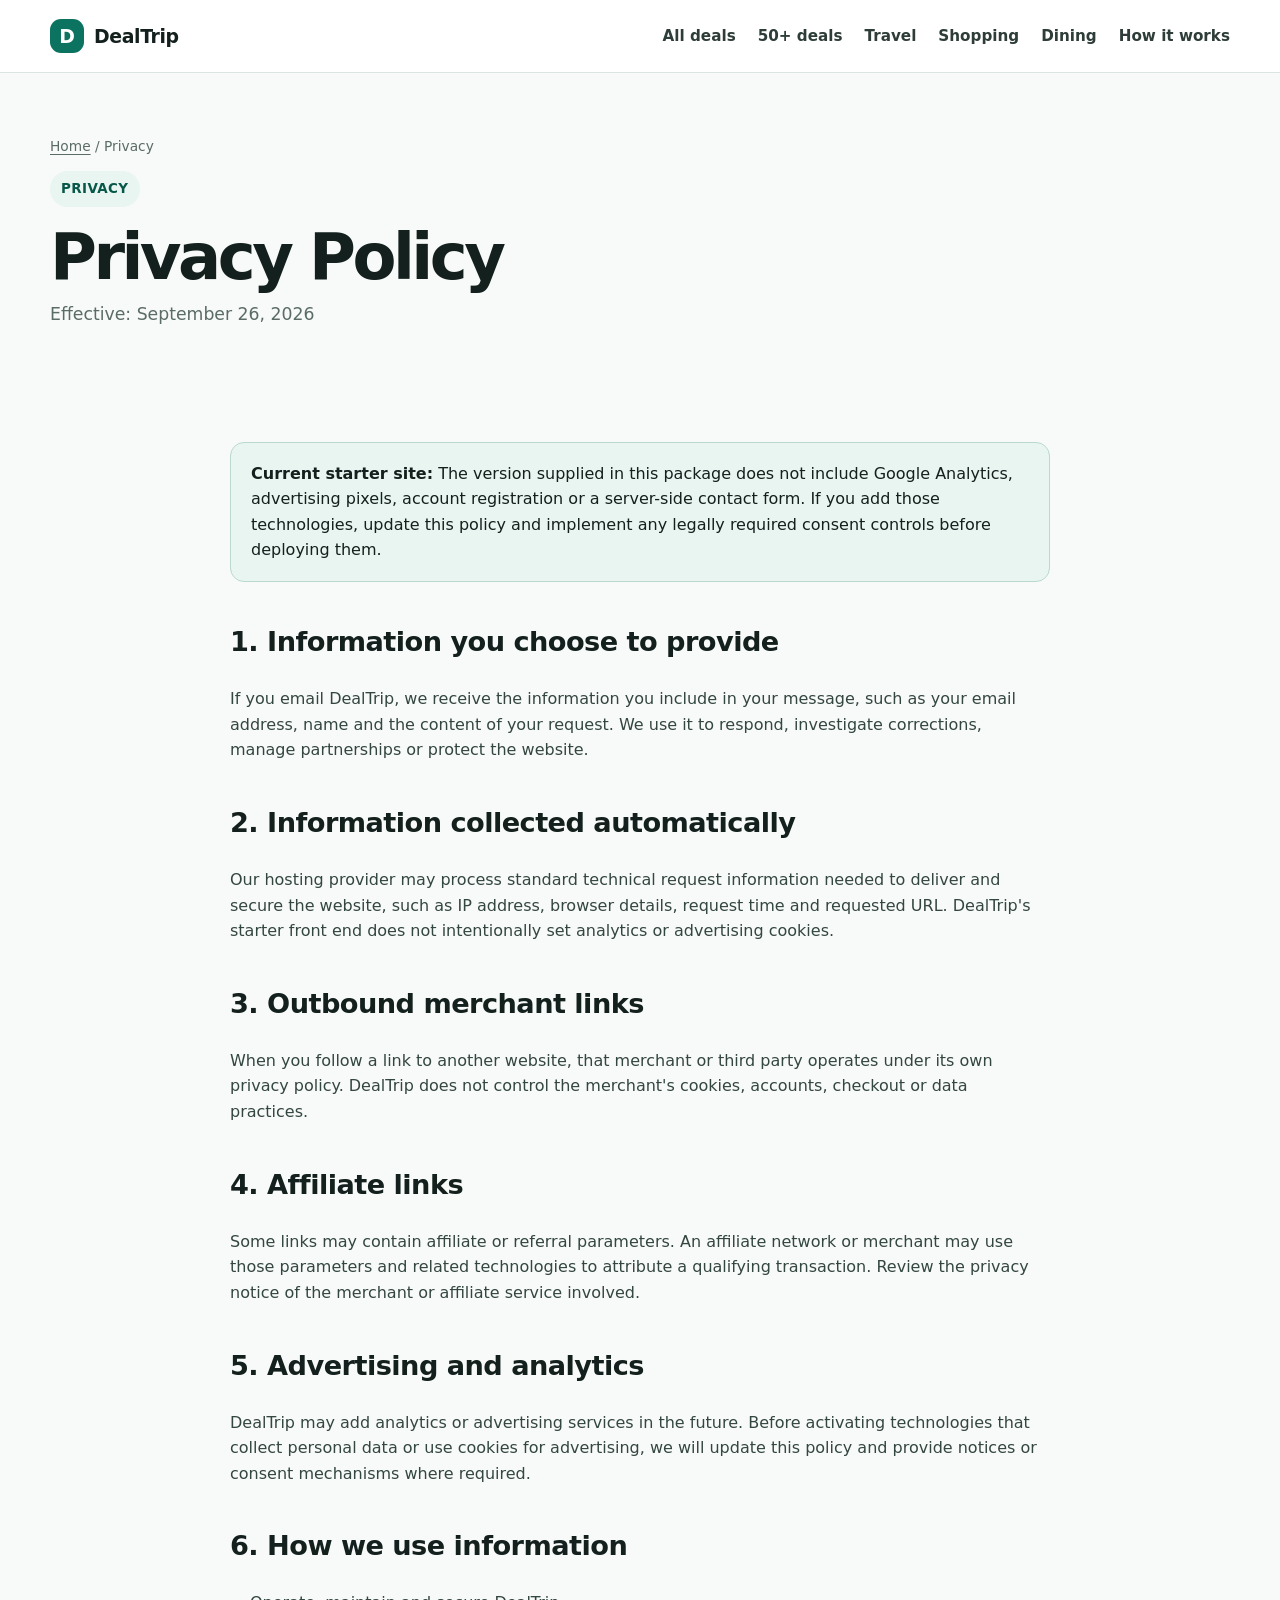
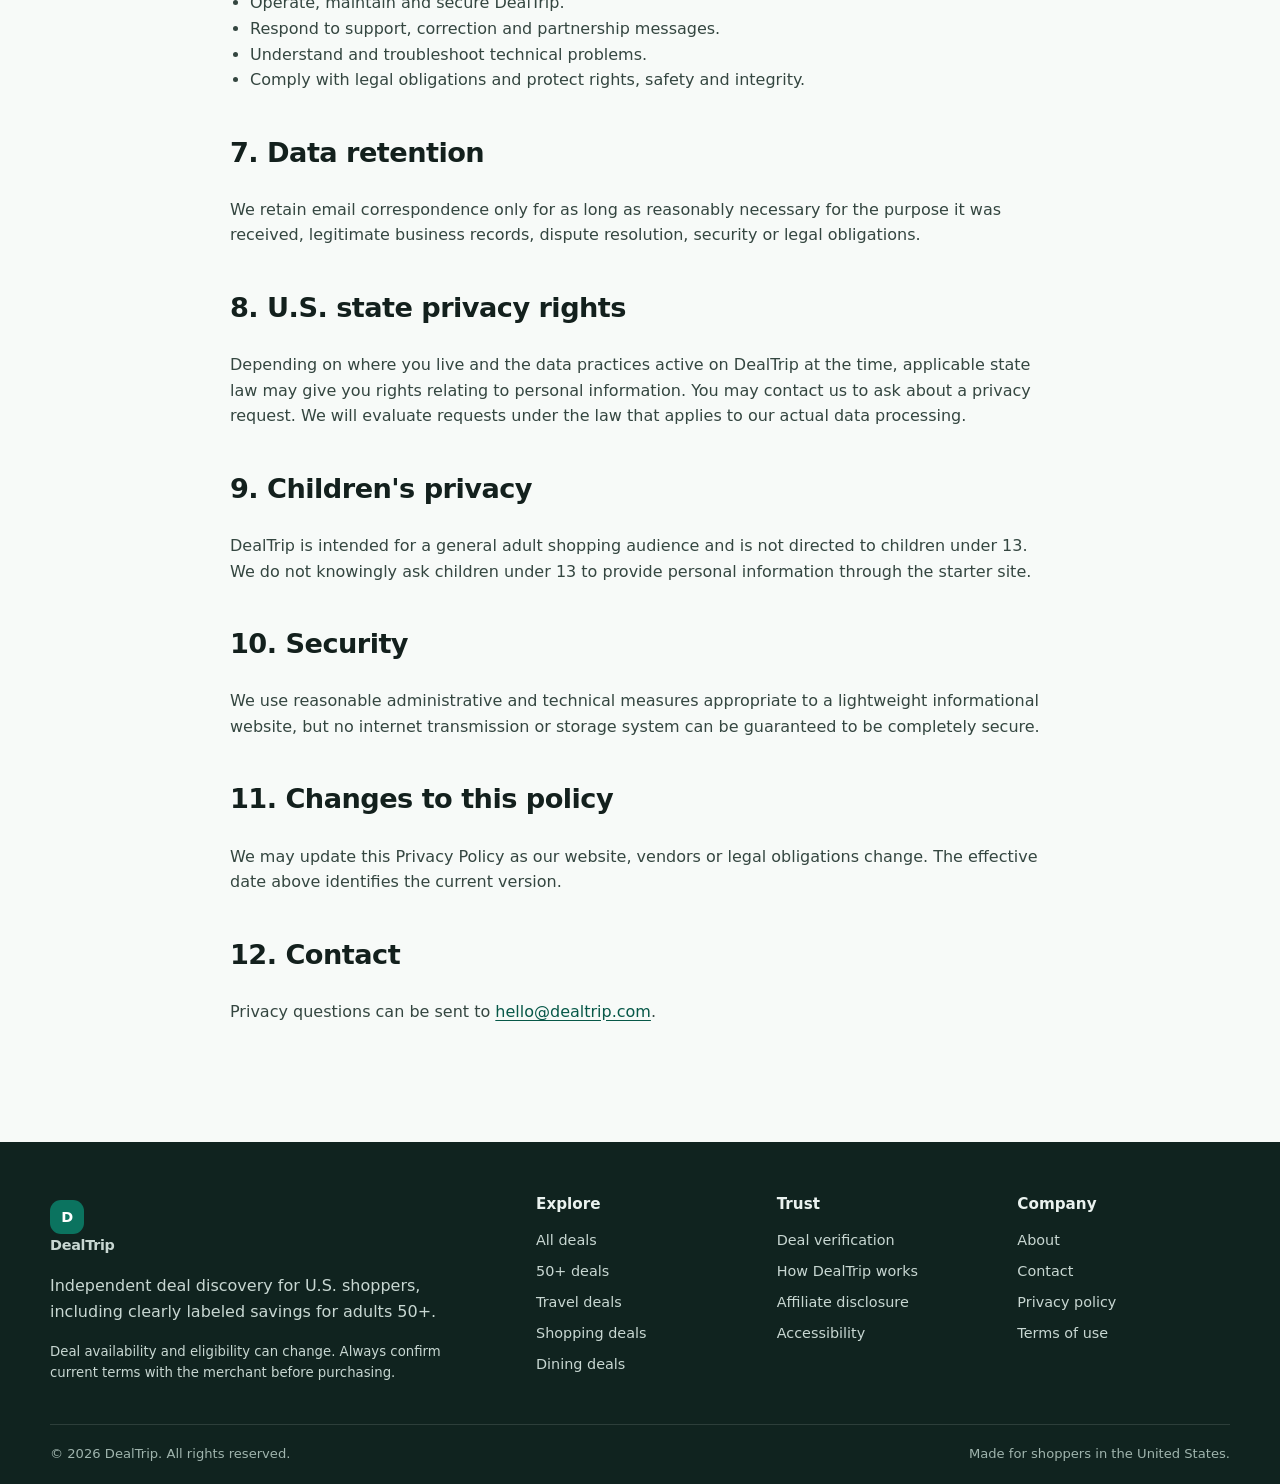
<file: privacy/index.html>
<!doctype html>
<html lang="en-US">
<head>
<meta charset="utf-8">
<meta name="viewport" content="width=device-width,initial-scale=1">
<title>Privacy Policy | DealTrip</title>
<meta name="description" content="Read the DealTrip privacy policy, including how contact messages, hosting data and future affiliate or analytics technologies are handled.">
<link rel="canonical" href="https://dealtrip.com/privacy/">
<meta property="og:type" content="website">
<meta property="og:site_name" content="DealTrip">
<meta property="og:title" content="Privacy Policy | DealTrip">
<meta property="og:description" content="Read the DealTrip privacy policy, including how contact messages, hosting data and future affiliate or analytics technologies are handled.">
<meta property="og:url" content="https://dealtrip.com/privacy/">
<meta name="twitter:card" content="summary">

<link rel="icon" href="/assets/favicon.svg" type="image/svg+xml">
<link rel="manifest" href="/manifest.webmanifest">
<meta name="theme-color" content="#0b735f">
<style>

:root{--bg:#f7faf8;--surface:#fff;--text:#13201d;--muted:#5b6b66;--line:#dce6e1;--brand:#0b735f;--brand-dark:#075848;--accent:#f2b84b;--soft:#e8f5f1;--danger:#a14433;--shadow:0 14px 40px rgba(10,50,42,.08);--radius:18px;--max:1180px}*{box-sizing:border-box}html{scroll-behavior:smooth}body{margin:0;background:var(--bg);color:var(--text);font-family:Inter,ui-sans-serif,system-ui,-apple-system,BlinkMacSystemFont,"Segoe UI",sans-serif;line-height:1.6;-webkit-font-smoothing:antialiased}a{color:var(--brand-dark);text-underline-offset:3px}img{max-width:100%;height:auto}.wrap{width:min(calc(100% - 32px),var(--max));margin-inline:auto}.skip-link{position:absolute;left:-9999px;top:0;background:#fff;padding:10px 14px;z-index:100}.skip-link:focus{left:12px;top:12px}.sr-only{position:absolute;width:1px;height:1px;padding:0;margin:-1px;overflow:hidden;clip:rect(0,0,0,0);white-space:nowrap;border:0}.site-header{position:sticky;top:0;z-index:50;background:rgba(255,255,255,.95);backdrop-filter:blur(8px);border-bottom:1px solid var(--line)}.header-inner{min-height:72px;display:flex;align-items:center;gap:28px}.brand{display:inline-flex;align-items:center;gap:10px;color:var(--text);text-decoration:none;font-weight:850;font-size:1.18rem;letter-spacing:-.02em}.brand-mark{display:grid;place-items:center;width:34px;height:34px;border-radius:11px;background:var(--brand);color:#fff;font-weight:900}.main-nav{display:flex;align-items:center;gap:22px;font-size:.95rem;font-weight:650}.main-nav a{color:#2e3d39;text-decoration:none}.main-nav a:hover,.main-nav a:focus{color:var(--brand)}#site-nav{margin-left:auto}.nav-toggle{display:none;border:1px solid var(--line);background:#fff;border-radius:10px;padding:8px 11px;font-size:1.2rem}.hero{padding:76px 0 56px;background:linear-gradient(180deg,#eff9f5 0%,var(--bg) 100%)}.hero-grid{display:grid;grid-template-columns:1.25fr .75fr;gap:44px;align-items:center}.eyebrow{display:inline-flex;gap:8px;align-items:center;padding:7px 11px;border-radius:999px;background:var(--soft);color:var(--brand-dark);font-size:.84rem;font-weight:800;letter-spacing:.03em;text-transform:uppercase}.hero h1,.page-hero h1{font-size:clamp(2.45rem,6vw,4.9rem);line-height:1.02;letter-spacing:-.055em;margin:18px 0 20px;max-width:900px}.hero p{font-size:1.12rem;color:var(--muted);max-width:720px}.hero-card{background:#0c2b24;color:#fff;padding:28px;border-radius:26px;box-shadow:var(--shadow)}.hero-card h2{font-size:1.6rem;margin:0 0 8px}.hero-card p{color:#d4e4df;font-size:1rem}.age-row{display:flex;flex-wrap:wrap;gap:8px;margin:18px 0}.age-pill{background:rgba(255,255,255,.1);border:1px solid rgba(255,255,255,.18);padding:7px 10px;border-radius:999px;font-size:.86rem;font-weight:750}.search{margin-top:26px;display:flex;gap:10px;max-width:720px}.search input{flex:1;min-width:0;border:1px solid #cbd9d4;border-radius:14px;padding:15px 16px;font:inherit;background:#fff}.btn{display:inline-flex;align-items:center;justify-content:center;gap:8px;min-height:46px;padding:11px 17px;border:1px solid transparent;border-radius:12px;text-decoration:none;font-weight:800;cursor:pointer;font:inherit}.btn-primary{background:var(--brand);color:#fff}.btn-primary:hover{background:var(--brand-dark)}.btn-secondary{background:#fff;color:var(--brand-dark);border-color:var(--line)}.btn-dark{background:#fff;color:#0c2b24}.section{padding:64px 0}.section-tight{padding:38px 0}.section-head{display:flex;align-items:end;justify-content:space-between;gap:24px;margin-bottom:24px}.section-head h2{font-size:clamp(1.75rem,3vw,2.65rem);letter-spacing:-.035em;margin:0}.section-head p{margin:6px 0 0;color:var(--muted);max-width:700px}.card-grid{display:grid;grid-template-columns:repeat(3,1fr);gap:18px}.category-grid{display:grid;grid-template-columns:repeat(3,1fr);gap:18px}.category-card,.info-card,.deal-card{background:var(--surface);border:1px solid var(--line);border-radius:var(--radius);box-shadow:0 5px 18px rgba(15,60,49,.04)}.category-card{padding:24px;text-decoration:none;color:var(--text);transition:transform .18s ease,border-color .18s ease}.category-card:hover{transform:translateY(-2px);border-color:#b8cec5}.category-card span{display:block;color:var(--muted);font-size:.94rem;margin-top:6px}.category-icon{display:grid;place-items:center;width:42px;height:42px;border-radius:13px;background:var(--soft);color:var(--brand);font-size:1.2rem;font-weight:900}.deals-layout{display:grid;grid-template-columns:250px 1fr;gap:24px}.filters{position:sticky;top:92px;align-self:start;background:#fff;border:1px solid var(--line);border-radius:var(--radius);padding:20px}.filters h2{font-size:1rem;margin:0 0 12px}.filter-group{margin:18px 0}.filter-group label{display:block;font-size:.9rem;font-weight:700;margin-bottom:6px}.filters select,.filters input{width:100%;border:1px solid #cbd9d4;border-radius:10px;padding:10px;font:inherit;background:#fff}.deal-list{display:grid;gap:16px}.deal-card{padding:22px}.deal-top{display:flex;align-items:flex-start;gap:16px}.merchant-logo{display:grid;place-items:center;flex:0 0 48px;width:48px;height:48px;border-radius:14px;background:#f0f5f3;border:1px solid var(--line);font-weight:900;color:var(--brand-dark)}.deal-main{min-width:0;flex:1}.deal-meta{display:flex;flex-wrap:wrap;gap:7px;margin-bottom:6px}.tag{display:inline-flex;align-items:center;border-radius:999px;background:#f0f5f3;padding:5px 8px;font-size:.77rem;font-weight:780;color:#3c514b}.tag-age{background:#fff0ca;color:#684800}.deal-card h3{margin:4px 0 6px;font-size:1.22rem;line-height:1.3}.deal-card p{margin:7px 0;color:var(--muted)}.deal-details{display:grid;grid-template-columns:repeat(3,1fr);gap:12px;margin:16px 0;border-top:1px solid var(--line);padding-top:14px}.deal-details strong{display:block;font-size:.76rem;text-transform:uppercase;letter-spacing:.04em;color:#73827e}.deal-details span{font-size:.9rem}.deal-actions{display:flex;align-items:center;justify-content:space-between;gap:12px;margin-top:16px}.verified{font-size:.83rem;color:#4d615b}.verified::before{content:"✓";display:inline-grid;place-items:center;width:18px;height:18px;border-radius:50%;background:var(--soft);color:var(--brand);font-weight:900;margin-right:6px}.trust-band{background:#0c2b24;color:#fff}.trust-grid{display:grid;grid-template-columns:1.1fr repeat(3,.63fr);gap:22px;align-items:start}.trust-grid h2{font-size:2.15rem;letter-spacing:-.035em;margin:0}.trust-grid p{color:#cfe0da}.trust-stat strong{display:block;font-size:1.4rem}.trust-stat span{font-size:.9rem;color:#cfe0da}.page-hero{padding:62px 0 36px}.page-hero h1{font-size:clamp(2.35rem,5vw,4rem);margin-bottom:16px}.page-hero p{font-size:1.08rem;color:var(--muted);max-width:800px}.prose{max-width:820px}.prose h2{margin-top:38px;font-size:1.7rem;letter-spacing:-.02em}.prose h3{margin-top:28px}.prose p,.prose li{color:#344640}.prose ul,.prose ol{padding-left:1.25rem}.callout{border:1px solid #bad8ce;background:var(--soft);padding:18px 20px;border-radius:14px;margin:22px 0}.callout.warning{border-color:#ecd08a;background:#fff8e7}.legal-updated{font-size:.9rem;color:var(--muted);margin-top:-5px}.two-col{display:grid;grid-template-columns:1fr 1fr;gap:22px}.info-card{padding:24px}.info-card h2,.info-card h3{margin-top:0}.steps{counter-reset:step;display:grid;grid-template-columns:repeat(3,1fr);gap:18px}.step{counter-increment:step;background:#fff;border:1px solid var(--line);border-radius:var(--radius);padding:24px}.step::before{content:counter(step);display:grid;place-items:center;width:34px;height:34px;border-radius:50%;background:var(--brand);color:#fff;font-weight:900;margin-bottom:18px}.empty{background:#fff;border:1px dashed #b8cbc4;border-radius:16px;padding:32px;text-align:center;color:var(--muted)}.notice{font-size:.92rem;background:#fff8e7;border:1px solid #ecd08a;border-radius:12px;padding:12px 14px}.site-footer{margin-top:64px;background:#10231f;color:#eaf2ef;padding:50px 0 20px}.footer-grid{display:grid;grid-template-columns:1.4fr repeat(3,.65fr);gap:28px}.footer-grid h2{font-size:.95rem;margin:0 0 12px}.footer-grid a{display:block;color:#c8d7d2;text-decoration:none;margin:8px 0;font-size:.9rem}.footer-grid p{color:#c8d7d2;max-width:420px}.brand-footer{color:#fff}.fine{font-size:.83rem}.footer-bottom{border-top:1px solid rgba(255,255,255,.12);margin-top:28px;padding-top:18px;display:flex;justify-content:space-between;gap:18px;color:#9fb4ad;font-size:.82rem}.breadcrumb{font-size:.86rem;color:var(--muted);margin-bottom:14px}.breadcrumb a{color:var(--muted)}.faq details{background:#fff;border:1px solid var(--line);border-radius:12px;padding:0 18px;margin:10px 0}.faq summary{cursor:pointer;font-weight:780;padding:16px 0}.faq details p{padding:0 0 16px;margin:0;color:var(--muted)}.badge-row{display:flex;flex-wrap:wrap;gap:10px;margin-top:20px}.mini-badge{padding:8px 11px;background:#fff;border:1px solid var(--line);border-radius:999px;font-size:.85rem;font-weight:700}.result-count{font-size:.9rem;color:var(--muted);margin-bottom:14px}.source-note{font-size:.83rem;color:var(--muted)}.ad-note{background:#f0f5f3;border-left:4px solid var(--brand);padding:14px 16px;border-radius:8px}.contact-card{max-width:680px}.contact-line{display:flex;gap:12px;align-items:flex-start;padding:16px 0;border-bottom:1px solid var(--line)}.contact-line:last-child{border-bottom:0}.contact-label{font-weight:800;min-width:120px}.hide{display:none!important}@media(max-width:900px){.main-nav{gap:14px;flex-wrap:wrap}.hero-grid,.trust-grid,.footer-grid{grid-template-columns:1fr 1fr}.card-grid,.category-grid,.steps{grid-template-columns:1fr 1fr}.deals-layout{grid-template-columns:1fr}.filters{position:static}.hero{padding-top:52px}}@media(max-width:720px){.wrap{width:min(calc(100% - 24px),var(--max))}.nav-toggle{display:block;margin-left:auto}#site-nav{display:none;position:absolute;left:12px;right:12px;top:66px;background:#fff;border:1px solid var(--line);border-radius:14px;box-shadow:var(--shadow);padding:10px}.nav-open #site-nav{display:block}.main-nav{display:grid;gap:0}.main-nav a{padding:11px 10px;border-bottom:1px solid #edf2ef}.main-nav a:last-child{border-bottom:0}.hero-grid,.trust-grid,.footer-grid,.card-grid,.category-grid,.steps,.two-col{grid-template-columns:1fr}.hero h1,.page-hero h1{letter-spacing:-.045em}.search{flex-direction:column}.section{padding:48px 0}.section-head{align-items:start;flex-direction:column}.deal-top{align-items:flex-start}.deal-details{grid-template-columns:1fr}.deal-actions{align-items:stretch;flex-direction:column}.deal-actions .btn{width:100%}.footer-bottom{flex-direction:column}.contact-line{flex-direction:column;gap:3px}.contact-label{min-width:0}}@media(prefers-reduced-motion:reduce){html{scroll-behavior:auto}*{transition:none!important}}

</style>
<script type="application/json" id="dealtrip-data">
[
  {
    "id": "amtrak-senior-10",
    "merchant": "Amtrak",
    "title": "10% off most rail fares for travelers 65+",
    "age": 65,
    "category": "Travel",
    "type": "Senior fare",
    "availability": "Most Amtrak trains in the U.S.",
    "summary": "Travelers age 65+ can receive 10% off most rail fares on most Amtrak trains. Valid proof of age is required; exclusions apply.",
    "terms": "Does not apply to sleeping accommodation charges and has route/service limitations. Cross-border service has different age rules.",
    "url": "https://www.amtrak.com/seniors-discount",
    "verified": "September 26, 2026",
    "badge": "65+"
  },
  {
    "id": "michaels-senior-10",
    "merchant": "Michaels",
    "title": "10% senior discount for shoppers 55+",
    "age": 55,
    "category": "Shopping",
    "type": "Senior discount",
    "availability": "U.S. stores and eligible online purchases",
    "summary": "Eligible shoppers age 55+ can receive 10% off eligible purchases after verification through Michaels Rewards or by showing valid ID in store.",
    "terms": "Exclusions and daily/product limits apply. Merchant terms can change.",
    "url": "https://www.michaels.com/senior-discount",
    "verified": "September 26, 2026",
    "badge": "55+"
  },
  {
    "id": "kohls-senior-wednesday",
    "merchant": "Kohl's",
    "title": "15% off qualifying in-store purchases on Wednesdays for 60+",
    "age": 60,
    "category": "Shopping",
    "type": "Weekly senior discount",
    "availability": "Participating U.S. Kohl\u2019s stores",
    "summary": "Customers age 60+ can receive 15% off qualifying in-store purchases every Wednesday. Bring identification to verify age.",
    "terms": "In-store only. Coupon exclusions apply and it cannot be combined with other percent-off coupons.",
    "url": "https://www.kohls.com/faq/article/101",
    "verified": "September 26, 2026",
    "badge": "60+"
  },
  {
    "id": "royal-caribbean-senior-rates",
    "merchant": "Royal Caribbean",
    "title": "Senior rates on select sailings for travelers 55+",
    "age": 55,
    "category": "Travel",
    "type": "Variable senior rate",
    "availability": "Select sailings and eligible markets",
    "summary": "Royal Caribbean offers senior rates on select sailings for qualifying guests age 55+. Availability and pricing vary by sailing.",
    "terms": "Capacity controlled and subject to availability. Valid ID may be required and combinability rules vary.",
    "url": "https://www.royalcaribbean.com/terms-and-conditions/promotions",
    "verified": "September 26, 2026",
    "badge": "55+"
  },
  {
    "id": "marriott-nyc-senior",
    "merchant": "Delta Hotels by Marriott",
    "title": "Senior rate for guests 62+ at Delta Hotels New York Times Square",
    "age": 62,
    "category": "Travel",
    "type": "Hotel senior rate",
    "availability": "Delta Hotels New York Times Square",
    "summary": "A senior savings rate is available for guests age 62+ at this New York City property, with valid ID required at check-in.",
    "terms": "Offer-specific stay dates and booking terms apply. Promotional code S9R is listed by Marriott for this offer.",
    "url": "https://www.marriott.com/offers/senior-discount-rate-OFF-78012/NYCDE-delta-hotels-new-york-times-square",
    "verified": "September 26, 2026",
    "badge": "62+"
  },
  {
    "id": "marriott-waikiki-senior",
    "merchant": "Marriott Waikiki Resorts",
    "title": "15% off eligible Waikiki senior rates for guests 62+",
    "age": 62,
    "category": "Travel",
    "type": "Hotel senior rate",
    "availability": "Selected participating Waikiki Marriott properties",
    "summary": "Selected Waikiki Marriott properties list a 15% senior discount off eligible best available rates for guests age 62+.",
    "terms": "Valid ID required. Offer dates, participating properties and availability are controlled by Marriott.",
    "url": "https://www.marriott.com/offers/waikiki-senior-discount-15-off-best-available-rate-off-67202",
    "verified": "September 26, 2026",
    "badge": "62+"
  },
  {
    "id": "ihop-55-menu",
    "merchant": "IHOP",
    "title": "Special-value 55+ menu at participating IHOP restaurants",
    "age": 55,
    "category": "Dining",
    "type": "55+ menu",
    "availability": "Participating U.S. IHOP restaurants; pricing varies by location",
    "summary": "IHOP lists a 55+ menu with specially priced all-day favorites at participating restaurant locations. Menu items and prices vary by store.",
    "terms": "Availability, menu items and prices vary by restaurant. Select your location and confirm the current local menu before visiting.",
    "url": "https://www.ihop.com/en/menu",
    "verified": "September 26, 2026",
    "badge": "55+"
  }
]
</script>
<script>

document.addEventListener('DOMContentLoaded', () => {
  const toggle = document.querySelector('.nav-toggle');
  if (toggle) toggle.addEventListener('click', () => {
    const open = document.body.classList.toggle('nav-open');
    toggle.setAttribute('aria-expanded', String(open));
  });
  const y = document.getElementById('year'); if (y) y.textContent = new Date().getFullYear();

  const homeInput = document.querySelector('[data-home-search]');
  const homeButton = document.getElementById('home-search-button');
  if (homeInput && homeButton) {
    const syncHome = () => {
      const q = homeInput.value.trim();
      homeButton.href = '/deals/' + (q ? '?q=' + encodeURIComponent(q) : '');
    };
    homeInput.addEventListener('input', syncHome);
    homeInput.addEventListener('keydown', e => { if (e.key === 'Enter') { syncHome(); location.href = homeButton.href; } });
  }
  const queryValue = new URLSearchParams(location.search).get('q');
  if (queryValue) {
    const dealSearchInput = document.querySelector('[data-deal-search]');
    if (dealSearchInput) dealSearchInput.value = queryValue;
  }

  const containers = document.querySelectorAll('[data-deals]');
  if (!containers.length) return;
  const embeddedData = document.getElementById('dealtrip-data');
  const dealsPromise = embeddedData
    ? Promise.resolve(JSON.parse(embeddedData.textContent))
    : fetch('/assets/deals.json').then(r => { if (!r.ok) throw new Error('Deal data not found'); return r.json(); });
  dealsPromise.then(deals => {
    containers.forEach(container => {
      const presetCategory = container.dataset.category || '';
      const minAgePreset = Number(container.dataset.minAge || 0);
      const search = document.querySelector('[data-deal-search]');
      const age = document.querySelector('[data-age-filter]');
      const category = document.querySelector('[data-category-filter]');
      const count = document.querySelector('[data-result-count]');
      const render = () => {
        const q = (search?.value || '').trim().toLowerCase();
        const ageValue = Number(age?.value || minAgePreset || 0);
        const catValue = category?.value || presetCategory;
        const filtered = deals.filter(d => {
          const hay = `${d.merchant} ${d.title} ${d.category} ${d.summary}`.toLowerCase();
          const qok = !q || hay.includes(q);
          const aok = !ageValue || d.age >= ageValue;
          const cok = !catValue || d.category === catValue;
          return qok && aok && cok;
        });
        container.innerHTML = filtered.length ? filtered.map(card).join('') : `<div class="empty"><strong>No matching deals.</strong><br>Try a different keyword or filter.</div>`;
        if (count) count.textContent = `${filtered.length} verified starter deal${filtered.length === 1 ? '' : 's'} shown`;
      };
      [search,age,category].forEach(el => el?.addEventListener(el.tagName === 'INPUT' ? 'input':'change', render));
      render();
    });
  }).catch(() => {
    containers.forEach(c => c.innerHTML = '<div class="empty">Deals could not be loaded. Please refresh the page.</div>');
  });
  function card(d){
    const initial = d.merchant.slice(0,1).toUpperCase();
    return `<article class="deal-card">
      <div class="deal-top"><div class="merchant-logo" aria-hidden="true">${esc(initial)}</div><div class="deal-main">
      <div class="deal-meta"><span class="tag tag-age">${esc(d.badge)}</span><span class="tag">${esc(d.category)}</span><span class="tag">${esc(d.type)}</span></div>
      <h3>${esc(d.title)}</h3><p><strong>${esc(d.merchant)}</strong> · ${esc(d.summary)}</p></div></div>
      <div class="deal-details"><div><strong>Eligibility</strong><span>Age ${d.age}+</span></div><div><strong>Where</strong><span>${esc(d.availability)}</span></div><div><strong>Important</strong><span>${esc(d.terms)}</span></div></div>
      <div class="deal-actions"><span class="verified">Checked ${esc(d.verified)}</span><a class="btn btn-primary" href="${escAttr(d.url)}" target="_blank" rel="noopener">View official offer <span aria-hidden="true">↗</span></a></div>
    </article>`;
  }
  function esc(s){return String(s).replace(/[&<>"']/g,m=>({'&':'&amp;','<':'&lt;','>':'&gt;','"':'&quot;',"'":'&#39;'}[m]))}
  function escAttr(s){return esc(s)}
});

</script>


</head>
<body class="">
<a class="skip-link" href="#main">Skip to content</a>
<header class="site-header">
  <div class="wrap header-inner">
    <a class="brand" href="/" aria-label="DealTrip home"><span class="brand-mark" aria-hidden="true">D</span><span>DealTrip</span></a>
    <button class="nav-toggle" type="button" aria-expanded="false" aria-controls="site-nav"><span class="sr-only">Toggle navigation</span><span aria-hidden="true">☰</span></button>
    <div id="site-nav">
<nav class="main-nav" aria-label="Primary navigation">
  <a href="/deals/">All deals</a>
  <a href="/50-plus-deals/">50+ deals</a>
  <a href="/categories/travel/">Travel</a>
  <a href="/categories/shopping/">Shopping</a>
  <a href="/categories/dining/">Dining</a>
  <a href="/how-it-works/">How it works</a>
</nav></div>
  </div>
</header>
<main id="main"><section class="page-hero"><div class="wrap"><div class="breadcrumb"><a href="/">Home</a> / Privacy</div><span class="eyebrow">Privacy</span><h1>Privacy Policy</h1><p class="legal-updated">Effective: September 26, 2026</p></div></section><section class="section-tight"><div class="wrap prose"><div class="callout"><strong>Current starter site:</strong> The version supplied in this package does not include Google Analytics, advertising pixels, account registration or a server-side contact form. If you add those technologies, update this policy and implement any legally required consent controls before deploying them.</div><h2>1. Information you choose to provide</h2><p>If you email DealTrip, we receive the information you include in your message, such as your email address, name and the content of your request. We use it to respond, investigate corrections, manage partnerships or protect the website.</p><h2>2. Information collected automatically</h2><p>Our hosting provider may process standard technical request information needed to deliver and secure the website, such as IP address, browser details, request time and requested URL. DealTrip's starter front end does not intentionally set analytics or advertising cookies.</p><h2>3. Outbound merchant links</h2><p>When you follow a link to another website, that merchant or third party operates under its own privacy policy. DealTrip does not control the merchant's cookies, accounts, checkout or data practices.</p><h2>4. Affiliate links</h2><p>Some links may contain affiliate or referral parameters. An affiliate network or merchant may use those parameters and related technologies to attribute a qualifying transaction. Review the privacy notice of the merchant or affiliate service involved.</p><h2>5. Advertising and analytics</h2><p>DealTrip may add analytics or advertising services in the future. Before activating technologies that collect personal data or use cookies for advertising, we will update this policy and provide notices or consent mechanisms where required.</p><h2>6. How we use information</h2><ul><li>Operate, maintain and secure DealTrip.</li><li>Respond to support, correction and partnership messages.</li><li>Understand and troubleshoot technical problems.</li><li>Comply with legal obligations and protect rights, safety and integrity.</li></ul><h2>7. Data retention</h2><p>We retain email correspondence only for as long as reasonably necessary for the purpose it was received, legitimate business records, dispute resolution, security or legal obligations.</p><h2>8. U.S. state privacy rights</h2><p>Depending on where you live and the data practices active on DealTrip at the time, applicable state law may give you rights relating to personal information. You may contact us to ask about a privacy request. We will evaluate requests under the law that applies to our actual data processing.</p><h2>9. Children's privacy</h2><p>DealTrip is intended for a general adult shopping audience and is not directed to children under 13. We do not knowingly ask children under 13 to provide personal information through the starter site.</p><h2>10. Security</h2><p>We use reasonable administrative and technical measures appropriate to a lightweight informational website, but no internet transmission or storage system can be guaranteed to be completely secure.</p><h2>11. Changes to this policy</h2><p>We may update this Privacy Policy as our website, vendors or legal obligations change. The effective date above identifies the current version.</p><h2>12. Contact</h2><p>Privacy questions can be sent to <a href="mailto:hello@dealtrip.com">hello@dealtrip.com</a>.</p></div></section></main>

<footer class="site-footer">
  <div class="wrap footer-grid">
    <div>
      <a class="brand brand-footer" href="/" aria-label="DealTrip home"><span class="brand-mark" aria-hidden="true">D</span><span>DealTrip</span></a>
      <p>Independent deal discovery for U.S. shoppers, including clearly labeled savings for adults 50+.</p>
      <p class="fine">Deal availability and eligibility can change. Always confirm current terms with the merchant before purchasing.</p>
    </div>
    <div>
      <h2>Explore</h2>
      <a href="/deals/">All deals</a>
      <a href="/50-plus-deals/">50+ deals</a>
      <a href="/categories/travel/">Travel deals</a>
      <a href="/categories/shopping/">Shopping deals</a>
      <a href="/categories/dining/">Dining deals</a>
    </div>
    <div>
      <h2>Trust</h2>
      <a href="/deal-verification/">Deal verification</a>
      <a href="/how-it-works/">How DealTrip works</a>
      <a href="/affiliate-disclosure/">Affiliate disclosure</a>
      <a href="/accessibility/">Accessibility</a>
    </div>
    <div>
      <h2>Company</h2>
      <a href="/about/">About</a>
      <a href="/contact/">Contact</a>
      <a href="/privacy/">Privacy policy</a>
      <a href="/terms/">Terms of use</a>
    </div>
  </div>
  <div class="wrap footer-bottom"><span>© <span id="year">2026</span> DealTrip. All rights reserved.</span><span>Made for shoppers in the United States.</span></div>
</footer>
</body>
</html>
</file>
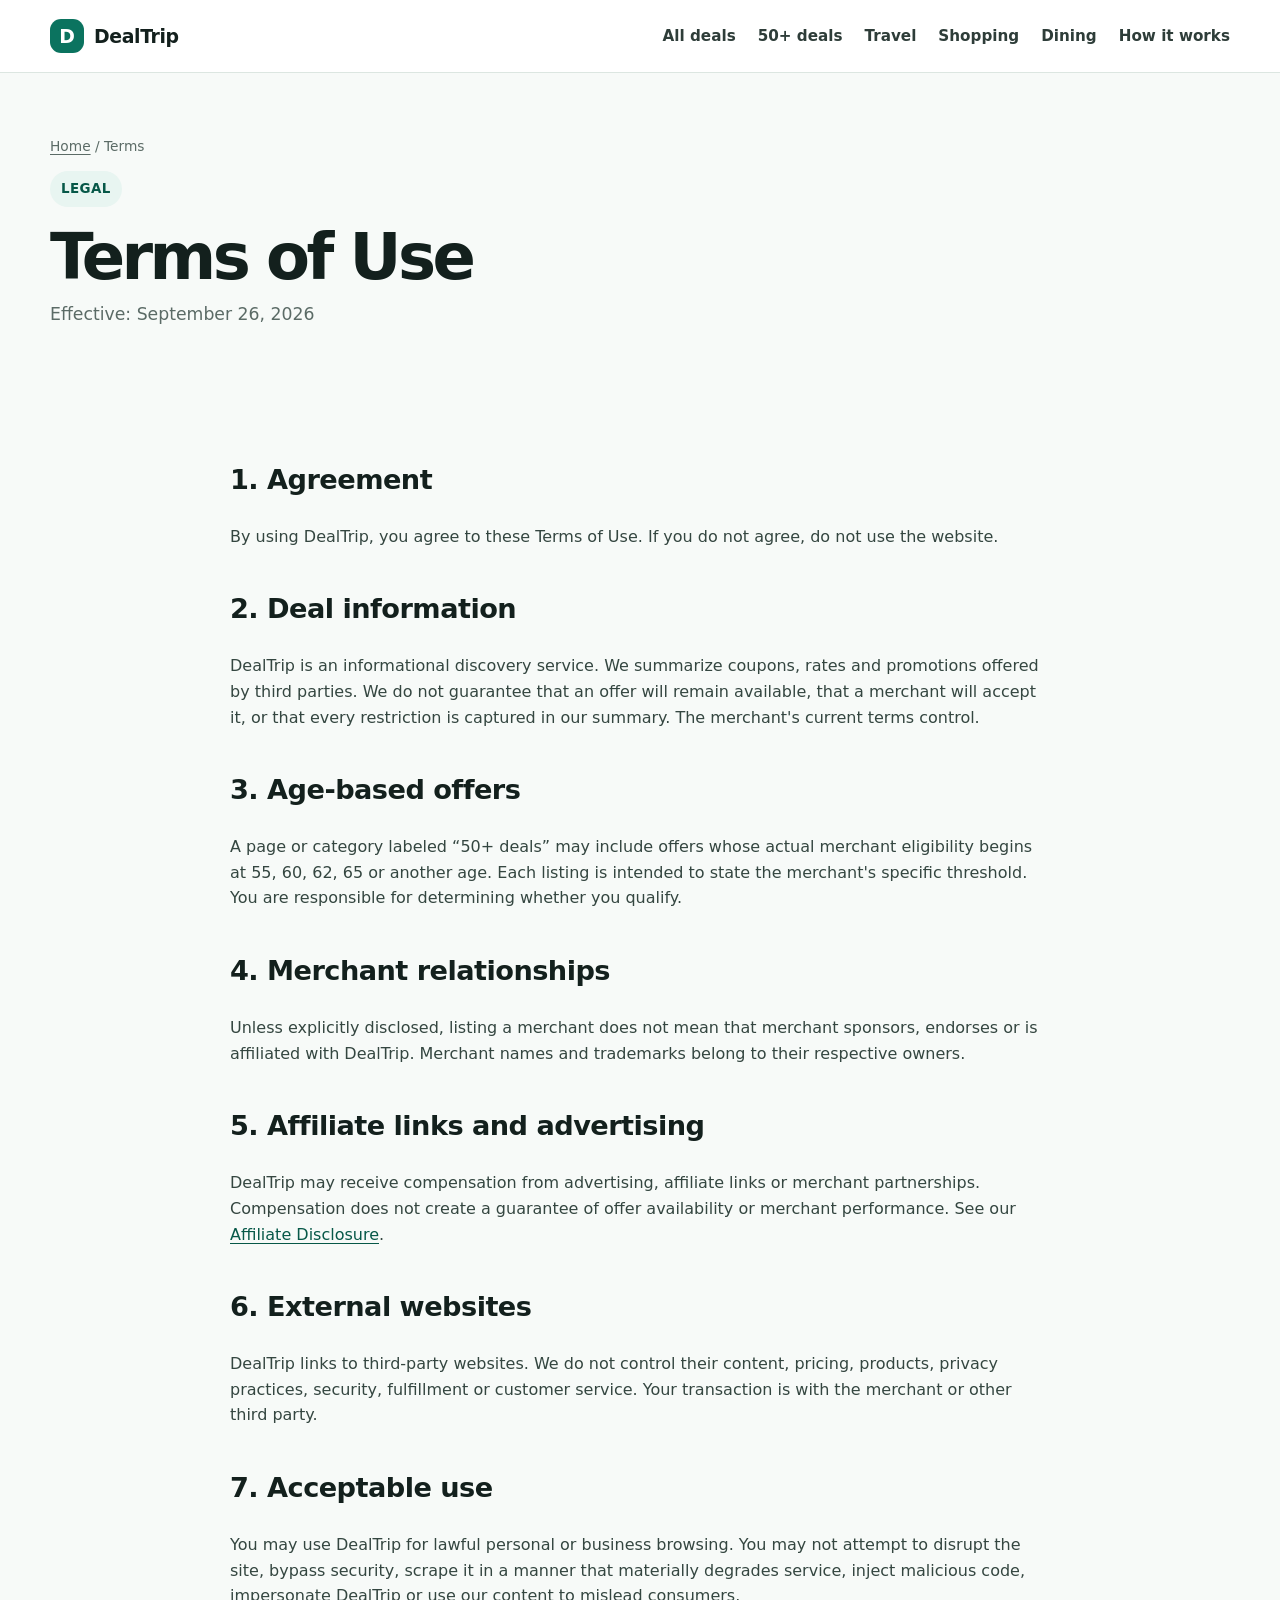
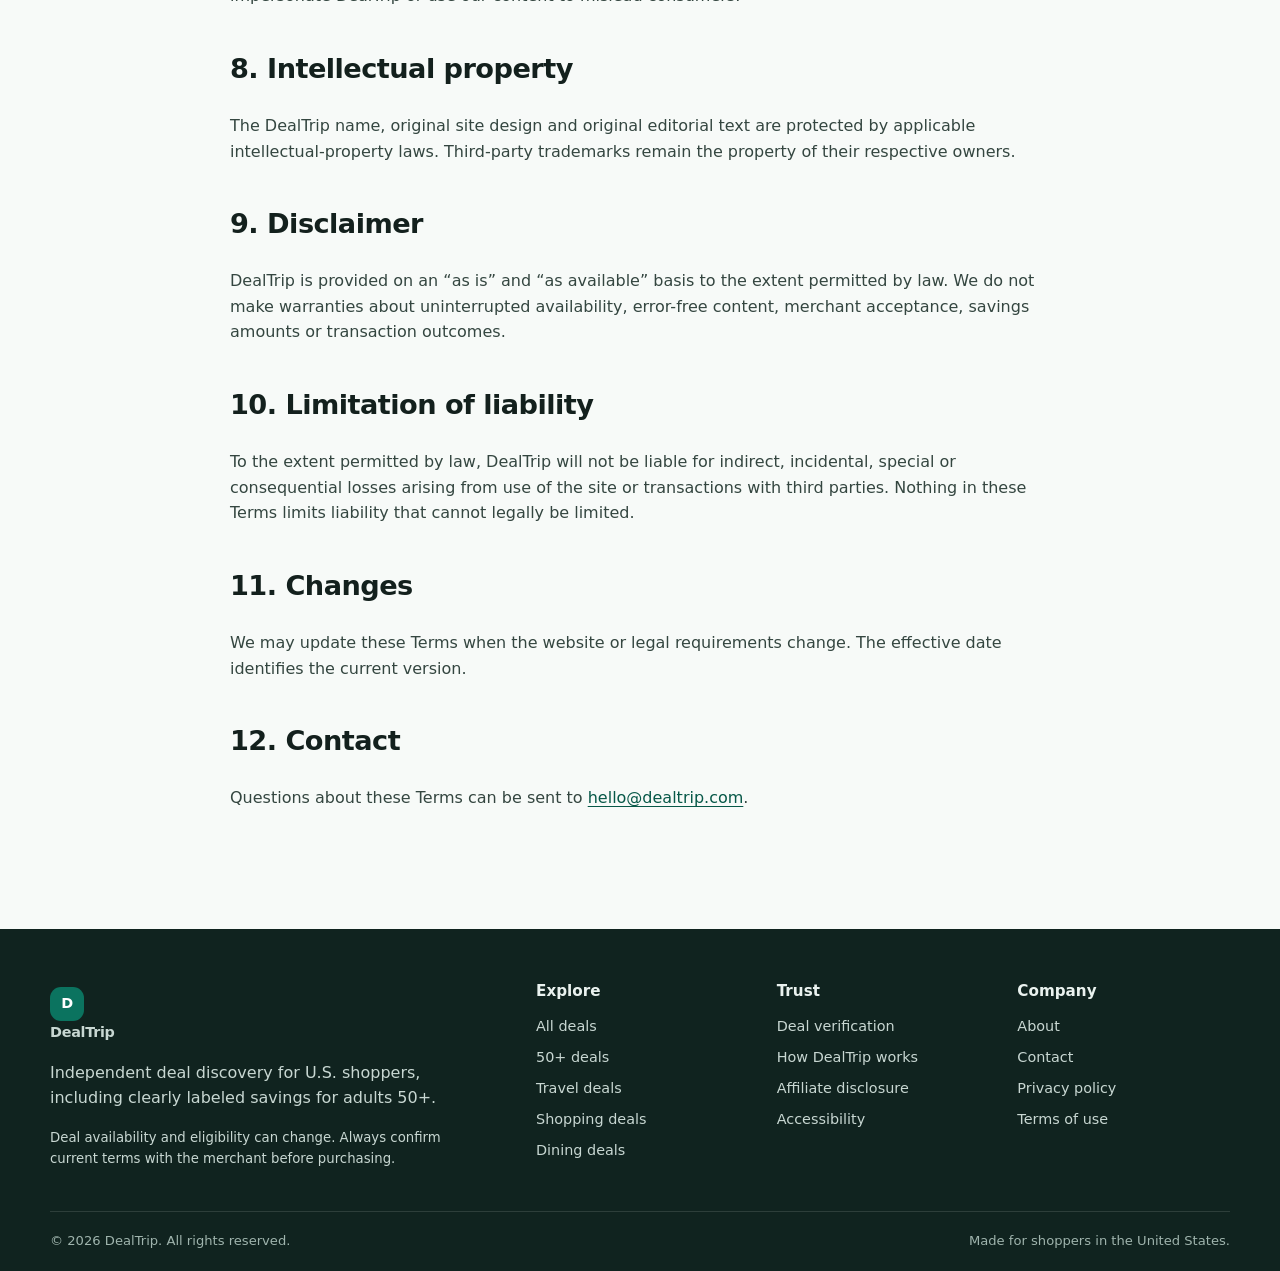
<file: terms/index.html>
<!doctype html>
<html lang="en-US">
<head>
<meta charset="utf-8">
<meta name="viewport" content="width=device-width,initial-scale=1">
<title>Terms of Use | DealTrip</title>
<meta name="description" content="Read the DealTrip Terms of Use for deal information, age-based offers, external merchant links and affiliate relationships.">
<link rel="canonical" href="https://dealtrip.com/terms/">
<meta property="og:type" content="website">
<meta property="og:site_name" content="DealTrip">
<meta property="og:title" content="Terms of Use | DealTrip">
<meta property="og:description" content="Read the DealTrip Terms of Use for deal information, age-based offers, external merchant links and affiliate relationships.">
<meta property="og:url" content="https://dealtrip.com/terms/">
<meta name="twitter:card" content="summary">

<link rel="icon" href="/assets/favicon.svg" type="image/svg+xml">
<link rel="manifest" href="/manifest.webmanifest">
<meta name="theme-color" content="#0b735f">
<style>

:root{--bg:#f7faf8;--surface:#fff;--text:#13201d;--muted:#5b6b66;--line:#dce6e1;--brand:#0b735f;--brand-dark:#075848;--accent:#f2b84b;--soft:#e8f5f1;--danger:#a14433;--shadow:0 14px 40px rgba(10,50,42,.08);--radius:18px;--max:1180px}*{box-sizing:border-box}html{scroll-behavior:smooth}body{margin:0;background:var(--bg);color:var(--text);font-family:Inter,ui-sans-serif,system-ui,-apple-system,BlinkMacSystemFont,"Segoe UI",sans-serif;line-height:1.6;-webkit-font-smoothing:antialiased}a{color:var(--brand-dark);text-underline-offset:3px}img{max-width:100%;height:auto}.wrap{width:min(calc(100% - 32px),var(--max));margin-inline:auto}.skip-link{position:absolute;left:-9999px;top:0;background:#fff;padding:10px 14px;z-index:100}.skip-link:focus{left:12px;top:12px}.sr-only{position:absolute;width:1px;height:1px;padding:0;margin:-1px;overflow:hidden;clip:rect(0,0,0,0);white-space:nowrap;border:0}.site-header{position:sticky;top:0;z-index:50;background:rgba(255,255,255,.95);backdrop-filter:blur(8px);border-bottom:1px solid var(--line)}.header-inner{min-height:72px;display:flex;align-items:center;gap:28px}.brand{display:inline-flex;align-items:center;gap:10px;color:var(--text);text-decoration:none;font-weight:850;font-size:1.18rem;letter-spacing:-.02em}.brand-mark{display:grid;place-items:center;width:34px;height:34px;border-radius:11px;background:var(--brand);color:#fff;font-weight:900}.main-nav{display:flex;align-items:center;gap:22px;font-size:.95rem;font-weight:650}.main-nav a{color:#2e3d39;text-decoration:none}.main-nav a:hover,.main-nav a:focus{color:var(--brand)}#site-nav{margin-left:auto}.nav-toggle{display:none;border:1px solid var(--line);background:#fff;border-radius:10px;padding:8px 11px;font-size:1.2rem}.hero{padding:76px 0 56px;background:linear-gradient(180deg,#eff9f5 0%,var(--bg) 100%)}.hero-grid{display:grid;grid-template-columns:1.25fr .75fr;gap:44px;align-items:center}.eyebrow{display:inline-flex;gap:8px;align-items:center;padding:7px 11px;border-radius:999px;background:var(--soft);color:var(--brand-dark);font-size:.84rem;font-weight:800;letter-spacing:.03em;text-transform:uppercase}.hero h1,.page-hero h1{font-size:clamp(2.45rem,6vw,4.9rem);line-height:1.02;letter-spacing:-.055em;margin:18px 0 20px;max-width:900px}.hero p{font-size:1.12rem;color:var(--muted);max-width:720px}.hero-card{background:#0c2b24;color:#fff;padding:28px;border-radius:26px;box-shadow:var(--shadow)}.hero-card h2{font-size:1.6rem;margin:0 0 8px}.hero-card p{color:#d4e4df;font-size:1rem}.age-row{display:flex;flex-wrap:wrap;gap:8px;margin:18px 0}.age-pill{background:rgba(255,255,255,.1);border:1px solid rgba(255,255,255,.18);padding:7px 10px;border-radius:999px;font-size:.86rem;font-weight:750}.search{margin-top:26px;display:flex;gap:10px;max-width:720px}.search input{flex:1;min-width:0;border:1px solid #cbd9d4;border-radius:14px;padding:15px 16px;font:inherit;background:#fff}.btn{display:inline-flex;align-items:center;justify-content:center;gap:8px;min-height:46px;padding:11px 17px;border:1px solid transparent;border-radius:12px;text-decoration:none;font-weight:800;cursor:pointer;font:inherit}.btn-primary{background:var(--brand);color:#fff}.btn-primary:hover{background:var(--brand-dark)}.btn-secondary{background:#fff;color:var(--brand-dark);border-color:var(--line)}.btn-dark{background:#fff;color:#0c2b24}.section{padding:64px 0}.section-tight{padding:38px 0}.section-head{display:flex;align-items:end;justify-content:space-between;gap:24px;margin-bottom:24px}.section-head h2{font-size:clamp(1.75rem,3vw,2.65rem);letter-spacing:-.035em;margin:0}.section-head p{margin:6px 0 0;color:var(--muted);max-width:700px}.card-grid{display:grid;grid-template-columns:repeat(3,1fr);gap:18px}.category-grid{display:grid;grid-template-columns:repeat(3,1fr);gap:18px}.category-card,.info-card,.deal-card{background:var(--surface);border:1px solid var(--line);border-radius:var(--radius);box-shadow:0 5px 18px rgba(15,60,49,.04)}.category-card{padding:24px;text-decoration:none;color:var(--text);transition:transform .18s ease,border-color .18s ease}.category-card:hover{transform:translateY(-2px);border-color:#b8cec5}.category-card span{display:block;color:var(--muted);font-size:.94rem;margin-top:6px}.category-icon{display:grid;place-items:center;width:42px;height:42px;border-radius:13px;background:var(--soft);color:var(--brand);font-size:1.2rem;font-weight:900}.deals-layout{display:grid;grid-template-columns:250px 1fr;gap:24px}.filters{position:sticky;top:92px;align-self:start;background:#fff;border:1px solid var(--line);border-radius:var(--radius);padding:20px}.filters h2{font-size:1rem;margin:0 0 12px}.filter-group{margin:18px 0}.filter-group label{display:block;font-size:.9rem;font-weight:700;margin-bottom:6px}.filters select,.filters input{width:100%;border:1px solid #cbd9d4;border-radius:10px;padding:10px;font:inherit;background:#fff}.deal-list{display:grid;gap:16px}.deal-card{padding:22px}.deal-top{display:flex;align-items:flex-start;gap:16px}.merchant-logo{display:grid;place-items:center;flex:0 0 48px;width:48px;height:48px;border-radius:14px;background:#f0f5f3;border:1px solid var(--line);font-weight:900;color:var(--brand-dark)}.deal-main{min-width:0;flex:1}.deal-meta{display:flex;flex-wrap:wrap;gap:7px;margin-bottom:6px}.tag{display:inline-flex;align-items:center;border-radius:999px;background:#f0f5f3;padding:5px 8px;font-size:.77rem;font-weight:780;color:#3c514b}.tag-age{background:#fff0ca;color:#684800}.deal-card h3{margin:4px 0 6px;font-size:1.22rem;line-height:1.3}.deal-card p{margin:7px 0;color:var(--muted)}.deal-details{display:grid;grid-template-columns:repeat(3,1fr);gap:12px;margin:16px 0;border-top:1px solid var(--line);padding-top:14px}.deal-details strong{display:block;font-size:.76rem;text-transform:uppercase;letter-spacing:.04em;color:#73827e}.deal-details span{font-size:.9rem}.deal-actions{display:flex;align-items:center;justify-content:space-between;gap:12px;margin-top:16px}.verified{font-size:.83rem;color:#4d615b}.verified::before{content:"✓";display:inline-grid;place-items:center;width:18px;height:18px;border-radius:50%;background:var(--soft);color:var(--brand);font-weight:900;margin-right:6px}.trust-band{background:#0c2b24;color:#fff}.trust-grid{display:grid;grid-template-columns:1.1fr repeat(3,.63fr);gap:22px;align-items:start}.trust-grid h2{font-size:2.15rem;letter-spacing:-.035em;margin:0}.trust-grid p{color:#cfe0da}.trust-stat strong{display:block;font-size:1.4rem}.trust-stat span{font-size:.9rem;color:#cfe0da}.page-hero{padding:62px 0 36px}.page-hero h1{font-size:clamp(2.35rem,5vw,4rem);margin-bottom:16px}.page-hero p{font-size:1.08rem;color:var(--muted);max-width:800px}.prose{max-width:820px}.prose h2{margin-top:38px;font-size:1.7rem;letter-spacing:-.02em}.prose h3{margin-top:28px}.prose p,.prose li{color:#344640}.prose ul,.prose ol{padding-left:1.25rem}.callout{border:1px solid #bad8ce;background:var(--soft);padding:18px 20px;border-radius:14px;margin:22px 0}.callout.warning{border-color:#ecd08a;background:#fff8e7}.legal-updated{font-size:.9rem;color:var(--muted);margin-top:-5px}.two-col{display:grid;grid-template-columns:1fr 1fr;gap:22px}.info-card{padding:24px}.info-card h2,.info-card h3{margin-top:0}.steps{counter-reset:step;display:grid;grid-template-columns:repeat(3,1fr);gap:18px}.step{counter-increment:step;background:#fff;border:1px solid var(--line);border-radius:var(--radius);padding:24px}.step::before{content:counter(step);display:grid;place-items:center;width:34px;height:34px;border-radius:50%;background:var(--brand);color:#fff;font-weight:900;margin-bottom:18px}.empty{background:#fff;border:1px dashed #b8cbc4;border-radius:16px;padding:32px;text-align:center;color:var(--muted)}.notice{font-size:.92rem;background:#fff8e7;border:1px solid #ecd08a;border-radius:12px;padding:12px 14px}.site-footer{margin-top:64px;background:#10231f;color:#eaf2ef;padding:50px 0 20px}.footer-grid{display:grid;grid-template-columns:1.4fr repeat(3,.65fr);gap:28px}.footer-grid h2{font-size:.95rem;margin:0 0 12px}.footer-grid a{display:block;color:#c8d7d2;text-decoration:none;margin:8px 0;font-size:.9rem}.footer-grid p{color:#c8d7d2;max-width:420px}.brand-footer{color:#fff}.fine{font-size:.83rem}.footer-bottom{border-top:1px solid rgba(255,255,255,.12);margin-top:28px;padding-top:18px;display:flex;justify-content:space-between;gap:18px;color:#9fb4ad;font-size:.82rem}.breadcrumb{font-size:.86rem;color:var(--muted);margin-bottom:14px}.breadcrumb a{color:var(--muted)}.faq details{background:#fff;border:1px solid var(--line);border-radius:12px;padding:0 18px;margin:10px 0}.faq summary{cursor:pointer;font-weight:780;padding:16px 0}.faq details p{padding:0 0 16px;margin:0;color:var(--muted)}.badge-row{display:flex;flex-wrap:wrap;gap:10px;margin-top:20px}.mini-badge{padding:8px 11px;background:#fff;border:1px solid var(--line);border-radius:999px;font-size:.85rem;font-weight:700}.result-count{font-size:.9rem;color:var(--muted);margin-bottom:14px}.source-note{font-size:.83rem;color:var(--muted)}.ad-note{background:#f0f5f3;border-left:4px solid var(--brand);padding:14px 16px;border-radius:8px}.contact-card{max-width:680px}.contact-line{display:flex;gap:12px;align-items:flex-start;padding:16px 0;border-bottom:1px solid var(--line)}.contact-line:last-child{border-bottom:0}.contact-label{font-weight:800;min-width:120px}.hide{display:none!important}@media(max-width:900px){.main-nav{gap:14px;flex-wrap:wrap}.hero-grid,.trust-grid,.footer-grid{grid-template-columns:1fr 1fr}.card-grid,.category-grid,.steps{grid-template-columns:1fr 1fr}.deals-layout{grid-template-columns:1fr}.filters{position:static}.hero{padding-top:52px}}@media(max-width:720px){.wrap{width:min(calc(100% - 24px),var(--max))}.nav-toggle{display:block;margin-left:auto}#site-nav{display:none;position:absolute;left:12px;right:12px;top:66px;background:#fff;border:1px solid var(--line);border-radius:14px;box-shadow:var(--shadow);padding:10px}.nav-open #site-nav{display:block}.main-nav{display:grid;gap:0}.main-nav a{padding:11px 10px;border-bottom:1px solid #edf2ef}.main-nav a:last-child{border-bottom:0}.hero-grid,.trust-grid,.footer-grid,.card-grid,.category-grid,.steps,.two-col{grid-template-columns:1fr}.hero h1,.page-hero h1{letter-spacing:-.045em}.search{flex-direction:column}.section{padding:48px 0}.section-head{align-items:start;flex-direction:column}.deal-top{align-items:flex-start}.deal-details{grid-template-columns:1fr}.deal-actions{align-items:stretch;flex-direction:column}.deal-actions .btn{width:100%}.footer-bottom{flex-direction:column}.contact-line{flex-direction:column;gap:3px}.contact-label{min-width:0}}@media(prefers-reduced-motion:reduce){html{scroll-behavior:auto}*{transition:none!important}}

</style>
<script type="application/json" id="dealtrip-data">
[
  {
    "id": "amtrak-senior-10",
    "merchant": "Amtrak",
    "title": "10% off most rail fares for travelers 65+",
    "age": 65,
    "category": "Travel",
    "type": "Senior fare",
    "availability": "Most Amtrak trains in the U.S.",
    "summary": "Travelers age 65+ can receive 10% off most rail fares on most Amtrak trains. Valid proof of age is required; exclusions apply.",
    "terms": "Does not apply to sleeping accommodation charges and has route/service limitations. Cross-border service has different age rules.",
    "url": "https://www.amtrak.com/seniors-discount",
    "verified": "September 26, 2026",
    "badge": "65+"
  },
  {
    "id": "michaels-senior-10",
    "merchant": "Michaels",
    "title": "10% senior discount for shoppers 55+",
    "age": 55,
    "category": "Shopping",
    "type": "Senior discount",
    "availability": "U.S. stores and eligible online purchases",
    "summary": "Eligible shoppers age 55+ can receive 10% off eligible purchases after verification through Michaels Rewards or by showing valid ID in store.",
    "terms": "Exclusions and daily/product limits apply. Merchant terms can change.",
    "url": "https://www.michaels.com/senior-discount",
    "verified": "September 26, 2026",
    "badge": "55+"
  },
  {
    "id": "kohls-senior-wednesday",
    "merchant": "Kohl's",
    "title": "15% off qualifying in-store purchases on Wednesdays for 60+",
    "age": 60,
    "category": "Shopping",
    "type": "Weekly senior discount",
    "availability": "Participating U.S. Kohl\u2019s stores",
    "summary": "Customers age 60+ can receive 15% off qualifying in-store purchases every Wednesday. Bring identification to verify age.",
    "terms": "In-store only. Coupon exclusions apply and it cannot be combined with other percent-off coupons.",
    "url": "https://www.kohls.com/faq/article/101",
    "verified": "September 26, 2026",
    "badge": "60+"
  },
  {
    "id": "royal-caribbean-senior-rates",
    "merchant": "Royal Caribbean",
    "title": "Senior rates on select sailings for travelers 55+",
    "age": 55,
    "category": "Travel",
    "type": "Variable senior rate",
    "availability": "Select sailings and eligible markets",
    "summary": "Royal Caribbean offers senior rates on select sailings for qualifying guests age 55+. Availability and pricing vary by sailing.",
    "terms": "Capacity controlled and subject to availability. Valid ID may be required and combinability rules vary.",
    "url": "https://www.royalcaribbean.com/terms-and-conditions/promotions",
    "verified": "September 26, 2026",
    "badge": "55+"
  },
  {
    "id": "marriott-nyc-senior",
    "merchant": "Delta Hotels by Marriott",
    "title": "Senior rate for guests 62+ at Delta Hotels New York Times Square",
    "age": 62,
    "category": "Travel",
    "type": "Hotel senior rate",
    "availability": "Delta Hotels New York Times Square",
    "summary": "A senior savings rate is available for guests age 62+ at this New York City property, with valid ID required at check-in.",
    "terms": "Offer-specific stay dates and booking terms apply. Promotional code S9R is listed by Marriott for this offer.",
    "url": "https://www.marriott.com/offers/senior-discount-rate-OFF-78012/NYCDE-delta-hotels-new-york-times-square",
    "verified": "September 26, 2026",
    "badge": "62+"
  },
  {
    "id": "marriott-waikiki-senior",
    "merchant": "Marriott Waikiki Resorts",
    "title": "15% off eligible Waikiki senior rates for guests 62+",
    "age": 62,
    "category": "Travel",
    "type": "Hotel senior rate",
    "availability": "Selected participating Waikiki Marriott properties",
    "summary": "Selected Waikiki Marriott properties list a 15% senior discount off eligible best available rates for guests age 62+.",
    "terms": "Valid ID required. Offer dates, participating properties and availability are controlled by Marriott.",
    "url": "https://www.marriott.com/offers/waikiki-senior-discount-15-off-best-available-rate-off-67202",
    "verified": "September 26, 2026",
    "badge": "62+"
  },
  {
    "id": "ihop-55-menu",
    "merchant": "IHOP",
    "title": "Special-value 55+ menu at participating IHOP restaurants",
    "age": 55,
    "category": "Dining",
    "type": "55+ menu",
    "availability": "Participating U.S. IHOP restaurants; pricing varies by location",
    "summary": "IHOP lists a 55+ menu with specially priced all-day favorites at participating restaurant locations. Menu items and prices vary by store.",
    "terms": "Availability, menu items and prices vary by restaurant. Select your location and confirm the current local menu before visiting.",
    "url": "https://www.ihop.com/en/menu",
    "verified": "September 26, 2026",
    "badge": "55+"
  }
]
</script>
<script>

document.addEventListener('DOMContentLoaded', () => {
  const toggle = document.querySelector('.nav-toggle');
  if (toggle) toggle.addEventListener('click', () => {
    const open = document.body.classList.toggle('nav-open');
    toggle.setAttribute('aria-expanded', String(open));
  });
  const y = document.getElementById('year'); if (y) y.textContent = new Date().getFullYear();

  const homeInput = document.querySelector('[data-home-search]');
  const homeButton = document.getElementById('home-search-button');
  if (homeInput && homeButton) {
    const syncHome = () => {
      const q = homeInput.value.trim();
      homeButton.href = '/deals/' + (q ? '?q=' + encodeURIComponent(q) : '');
    };
    homeInput.addEventListener('input', syncHome);
    homeInput.addEventListener('keydown', e => { if (e.key === 'Enter') { syncHome(); location.href = homeButton.href; } });
  }
  const queryValue = new URLSearchParams(location.search).get('q');
  if (queryValue) {
    const dealSearchInput = document.querySelector('[data-deal-search]');
    if (dealSearchInput) dealSearchInput.value = queryValue;
  }

  const containers = document.querySelectorAll('[data-deals]');
  if (!containers.length) return;
  const embeddedData = document.getElementById('dealtrip-data');
  const dealsPromise = embeddedData
    ? Promise.resolve(JSON.parse(embeddedData.textContent))
    : fetch('/assets/deals.json').then(r => { if (!r.ok) throw new Error('Deal data not found'); return r.json(); });
  dealsPromise.then(deals => {
    containers.forEach(container => {
      const presetCategory = container.dataset.category || '';
      const minAgePreset = Number(container.dataset.minAge || 0);
      const search = document.querySelector('[data-deal-search]');
      const age = document.querySelector('[data-age-filter]');
      const category = document.querySelector('[data-category-filter]');
      const count = document.querySelector('[data-result-count]');
      const render = () => {
        const q = (search?.value || '').trim().toLowerCase();
        const ageValue = Number(age?.value || minAgePreset || 0);
        const catValue = category?.value || presetCategory;
        const filtered = deals.filter(d => {
          const hay = `${d.merchant} ${d.title} ${d.category} ${d.summary}`.toLowerCase();
          const qok = !q || hay.includes(q);
          const aok = !ageValue || d.age >= ageValue;
          const cok = !catValue || d.category === catValue;
          return qok && aok && cok;
        });
        container.innerHTML = filtered.length ? filtered.map(card).join('') : `<div class="empty"><strong>No matching deals.</strong><br>Try a different keyword or filter.</div>`;
        if (count) count.textContent = `${filtered.length} verified starter deal${filtered.length === 1 ? '' : 's'} shown`;
      };
      [search,age,category].forEach(el => el?.addEventListener(el.tagName === 'INPUT' ? 'input':'change', render));
      render();
    });
  }).catch(() => {
    containers.forEach(c => c.innerHTML = '<div class="empty">Deals could not be loaded. Please refresh the page.</div>');
  });
  function card(d){
    const initial = d.merchant.slice(0,1).toUpperCase();
    return `<article class="deal-card">
      <div class="deal-top"><div class="merchant-logo" aria-hidden="true">${esc(initial)}</div><div class="deal-main">
      <div class="deal-meta"><span class="tag tag-age">${esc(d.badge)}</span><span class="tag">${esc(d.category)}</span><span class="tag">${esc(d.type)}</span></div>
      <h3>${esc(d.title)}</h3><p><strong>${esc(d.merchant)}</strong> · ${esc(d.summary)}</p></div></div>
      <div class="deal-details"><div><strong>Eligibility</strong><span>Age ${d.age}+</span></div><div><strong>Where</strong><span>${esc(d.availability)}</span></div><div><strong>Important</strong><span>${esc(d.terms)}</span></div></div>
      <div class="deal-actions"><span class="verified">Checked ${esc(d.verified)}</span><a class="btn btn-primary" href="${escAttr(d.url)}" target="_blank" rel="noopener">View official offer <span aria-hidden="true">↗</span></a></div>
    </article>`;
  }
  function esc(s){return String(s).replace(/[&<>"']/g,m=>({'&':'&amp;','<':'&lt;','>':'&gt;','"':'&quot;',"'":'&#39;'}[m]))}
  function escAttr(s){return esc(s)}
});

</script>


</head>
<body class="">
<a class="skip-link" href="#main">Skip to content</a>
<header class="site-header">
  <div class="wrap header-inner">
    <a class="brand" href="/" aria-label="DealTrip home"><span class="brand-mark" aria-hidden="true">D</span><span>DealTrip</span></a>
    <button class="nav-toggle" type="button" aria-expanded="false" aria-controls="site-nav"><span class="sr-only">Toggle navigation</span><span aria-hidden="true">☰</span></button>
    <div id="site-nav">
<nav class="main-nav" aria-label="Primary navigation">
  <a href="/deals/">All deals</a>
  <a href="/50-plus-deals/">50+ deals</a>
  <a href="/categories/travel/">Travel</a>
  <a href="/categories/shopping/">Shopping</a>
  <a href="/categories/dining/">Dining</a>
  <a href="/how-it-works/">How it works</a>
</nav></div>
  </div>
</header>
<main id="main"><section class="page-hero"><div class="wrap"><div class="breadcrumb"><a href="/">Home</a> / Terms</div><span class="eyebrow">Legal</span><h1>Terms of Use</h1><p class="legal-updated">Effective: September 26, 2026</p></div></section><section class="section-tight"><div class="wrap prose"><h2>1. Agreement</h2><p>By using DealTrip, you agree to these Terms of Use. If you do not agree, do not use the website.</p><h2>2. Deal information</h2><p>DealTrip is an informational discovery service. We summarize coupons, rates and promotions offered by third parties. We do not guarantee that an offer will remain available, that a merchant will accept it, or that every restriction is captured in our summary. The merchant's current terms control.</p><h2>3. Age-based offers</h2><p>A page or category labeled “50+ deals” may include offers whose actual merchant eligibility begins at 55, 60, 62, 65 or another age. Each listing is intended to state the merchant's specific threshold. You are responsible for determining whether you qualify.</p><h2>4. Merchant relationships</h2><p>Unless explicitly disclosed, listing a merchant does not mean that merchant sponsors, endorses or is affiliated with DealTrip. Merchant names and trademarks belong to their respective owners.</p><h2>5. Affiliate links and advertising</h2><p>DealTrip may receive compensation from advertising, affiliate links or merchant partnerships. Compensation does not create a guarantee of offer availability or merchant performance. See our <a href="/affiliate-disclosure/">Affiliate Disclosure</a>.</p><h2>6. External websites</h2><p>DealTrip links to third-party websites. We do not control their content, pricing, products, privacy practices, security, fulfillment or customer service. Your transaction is with the merchant or other third party.</p><h2>7. Acceptable use</h2><p>You may use DealTrip for lawful personal or business browsing. You may not attempt to disrupt the site, bypass security, scrape it in a manner that materially degrades service, inject malicious code, impersonate DealTrip or use our content to mislead consumers.</p><h2>8. Intellectual property</h2><p>The DealTrip name, original site design and original editorial text are protected by applicable intellectual-property laws. Third-party trademarks remain the property of their respective owners.</p><h2>9. Disclaimer</h2><p>DealTrip is provided on an “as is” and “as available” basis to the extent permitted by law. We do not make warranties about uninterrupted availability, error-free content, merchant acceptance, savings amounts or transaction outcomes.</p><h2>10. Limitation of liability</h2><p>To the extent permitted by law, DealTrip will not be liable for indirect, incidental, special or consequential losses arising from use of the site or transactions with third parties. Nothing in these Terms limits liability that cannot legally be limited.</p><h2>11. Changes</h2><p>We may update these Terms when the website or legal requirements change. The effective date identifies the current version.</p><h2>12. Contact</h2><p>Questions about these Terms can be sent to <a href="mailto:hello@dealtrip.com">hello@dealtrip.com</a>.</p></div></section></main>

<footer class="site-footer">
  <div class="wrap footer-grid">
    <div>
      <a class="brand brand-footer" href="/" aria-label="DealTrip home"><span class="brand-mark" aria-hidden="true">D</span><span>DealTrip</span></a>
      <p>Independent deal discovery for U.S. shoppers, including clearly labeled savings for adults 50+.</p>
      <p class="fine">Deal availability and eligibility can change. Always confirm current terms with the merchant before purchasing.</p>
    </div>
    <div>
      <h2>Explore</h2>
      <a href="/deals/">All deals</a>
      <a href="/50-plus-deals/">50+ deals</a>
      <a href="/categories/travel/">Travel deals</a>
      <a href="/categories/shopping/">Shopping deals</a>
      <a href="/categories/dining/">Dining deals</a>
    </div>
    <div>
      <h2>Trust</h2>
      <a href="/deal-verification/">Deal verification</a>
      <a href="/how-it-works/">How DealTrip works</a>
      <a href="/affiliate-disclosure/">Affiliate disclosure</a>
      <a href="/accessibility/">Accessibility</a>
    </div>
    <div>
      <h2>Company</h2>
      <a href="/about/">About</a>
      <a href="/contact/">Contact</a>
      <a href="/privacy/">Privacy policy</a>
      <a href="/terms/">Terms of use</a>
    </div>
  </div>
  <div class="wrap footer-bottom"><span>© <span id="year">2026</span> DealTrip. All rights reserved.</span><span>Made for shoppers in the United States.</span></div>
</footer>
</body>
</html>
</file>
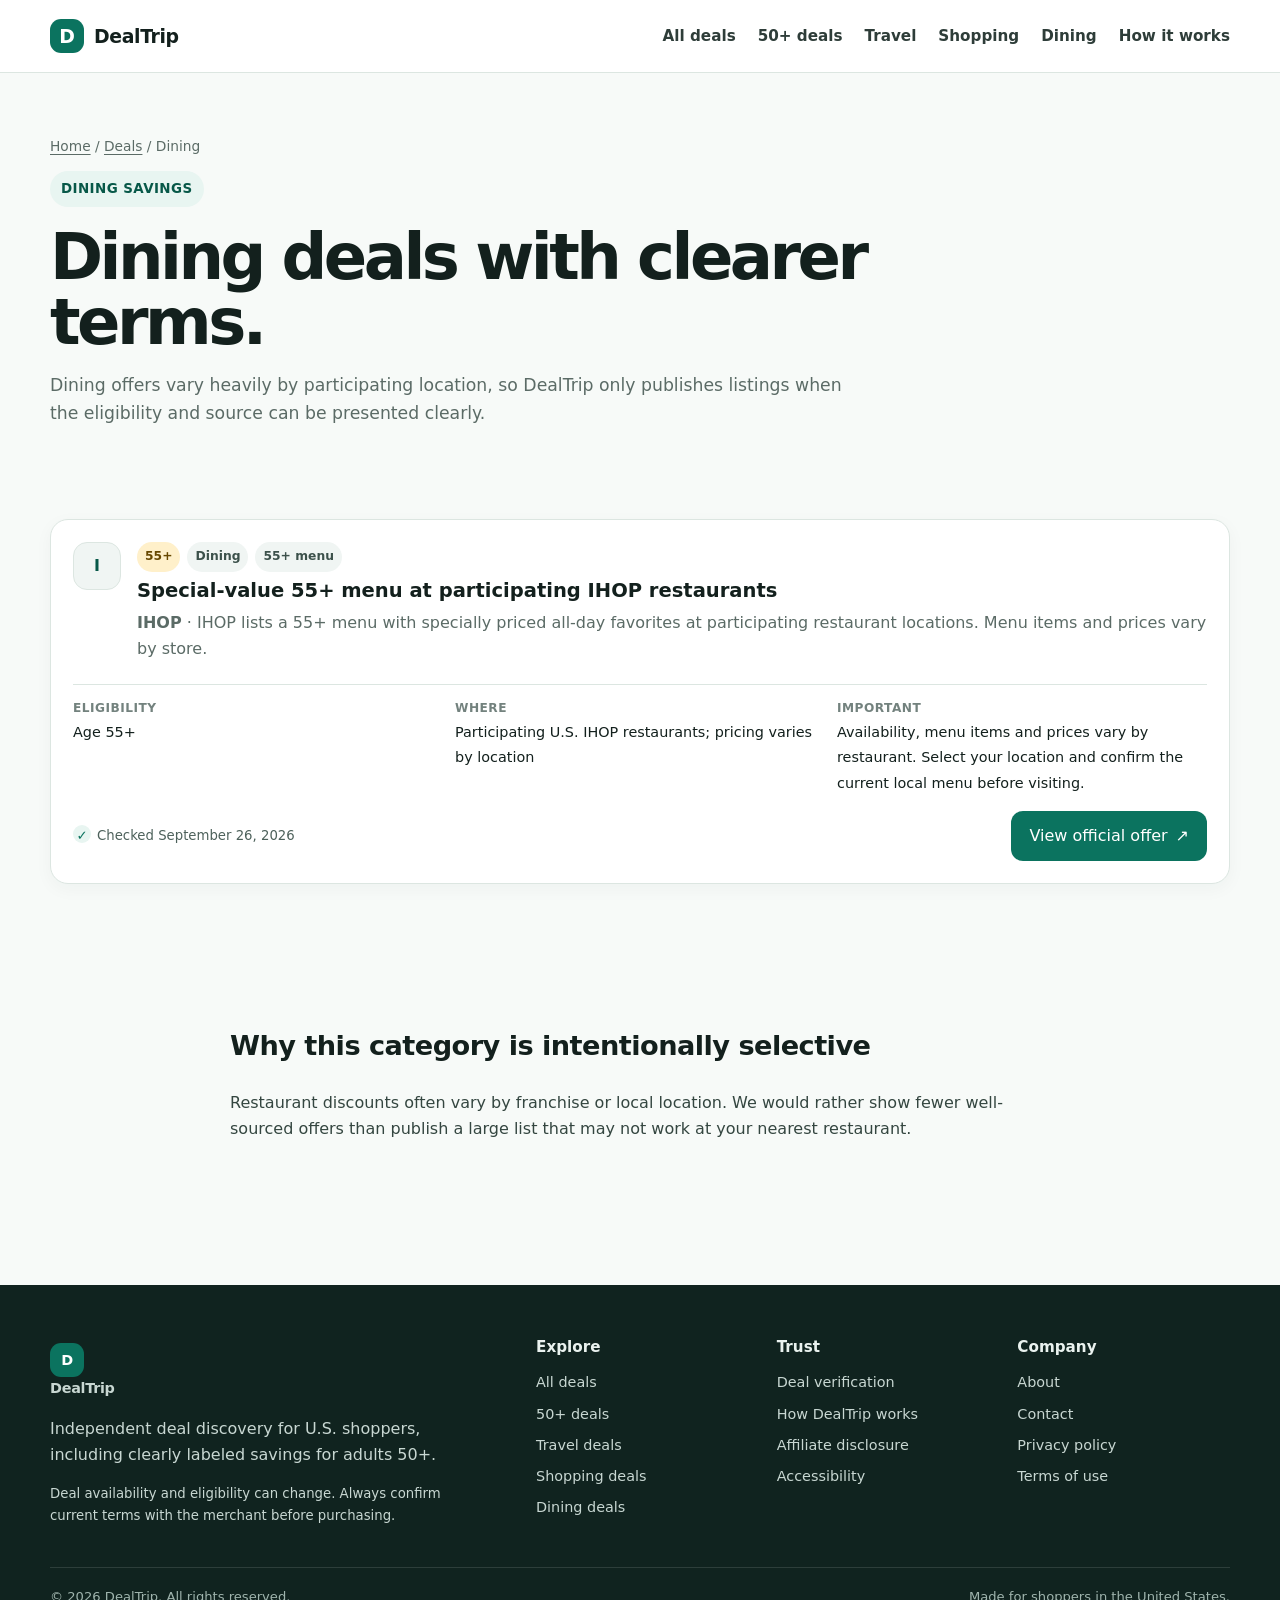
<file: categories/dining/index.html>
<!doctype html>
<html lang="en-US">
<head>
<meta charset="utf-8">
<meta name="viewport" content="width=device-width,initial-scale=1">
<title>Dining Deals | DealTrip</title>
<meta name="description" content="Browse verified dining discount listings on DealTrip, including age-based offers when available.">
<link rel="canonical" href="https://dealtrip.com/categories/dining/">
<meta property="og:type" content="website">
<meta property="og:site_name" content="DealTrip">
<meta property="og:title" content="Dining Deals | DealTrip">
<meta property="og:description" content="Browse verified dining discount listings on DealTrip, including age-based offers when available.">
<meta property="og:url" content="https://dealtrip.com/categories/dining/">
<meta name="twitter:card" content="summary">

<link rel="icon" href="/assets/favicon.svg" type="image/svg+xml">
<link rel="manifest" href="/manifest.webmanifest">
<meta name="theme-color" content="#0b735f">
<style>

:root{--bg:#f7faf8;--surface:#fff;--text:#13201d;--muted:#5b6b66;--line:#dce6e1;--brand:#0b735f;--brand-dark:#075848;--accent:#f2b84b;--soft:#e8f5f1;--danger:#a14433;--shadow:0 14px 40px rgba(10,50,42,.08);--radius:18px;--max:1180px}*{box-sizing:border-box}html{scroll-behavior:smooth}body{margin:0;background:var(--bg);color:var(--text);font-family:Inter,ui-sans-serif,system-ui,-apple-system,BlinkMacSystemFont,"Segoe UI",sans-serif;line-height:1.6;-webkit-font-smoothing:antialiased}a{color:var(--brand-dark);text-underline-offset:3px}img{max-width:100%;height:auto}.wrap{width:min(calc(100% - 32px),var(--max));margin-inline:auto}.skip-link{position:absolute;left:-9999px;top:0;background:#fff;padding:10px 14px;z-index:100}.skip-link:focus{left:12px;top:12px}.sr-only{position:absolute;width:1px;height:1px;padding:0;margin:-1px;overflow:hidden;clip:rect(0,0,0,0);white-space:nowrap;border:0}.site-header{position:sticky;top:0;z-index:50;background:rgba(255,255,255,.95);backdrop-filter:blur(8px);border-bottom:1px solid var(--line)}.header-inner{min-height:72px;display:flex;align-items:center;gap:28px}.brand{display:inline-flex;align-items:center;gap:10px;color:var(--text);text-decoration:none;font-weight:850;font-size:1.18rem;letter-spacing:-.02em}.brand-mark{display:grid;place-items:center;width:34px;height:34px;border-radius:11px;background:var(--brand);color:#fff;font-weight:900}.main-nav{display:flex;align-items:center;gap:22px;font-size:.95rem;font-weight:650}.main-nav a{color:#2e3d39;text-decoration:none}.main-nav a:hover,.main-nav a:focus{color:var(--brand)}#site-nav{margin-left:auto}.nav-toggle{display:none;border:1px solid var(--line);background:#fff;border-radius:10px;padding:8px 11px;font-size:1.2rem}.hero{padding:76px 0 56px;background:linear-gradient(180deg,#eff9f5 0%,var(--bg) 100%)}.hero-grid{display:grid;grid-template-columns:1.25fr .75fr;gap:44px;align-items:center}.eyebrow{display:inline-flex;gap:8px;align-items:center;padding:7px 11px;border-radius:999px;background:var(--soft);color:var(--brand-dark);font-size:.84rem;font-weight:800;letter-spacing:.03em;text-transform:uppercase}.hero h1,.page-hero h1{font-size:clamp(2.45rem,6vw,4.9rem);line-height:1.02;letter-spacing:-.055em;margin:18px 0 20px;max-width:900px}.hero p{font-size:1.12rem;color:var(--muted);max-width:720px}.hero-card{background:#0c2b24;color:#fff;padding:28px;border-radius:26px;box-shadow:var(--shadow)}.hero-card h2{font-size:1.6rem;margin:0 0 8px}.hero-card p{color:#d4e4df;font-size:1rem}.age-row{display:flex;flex-wrap:wrap;gap:8px;margin:18px 0}.age-pill{background:rgba(255,255,255,.1);border:1px solid rgba(255,255,255,.18);padding:7px 10px;border-radius:999px;font-size:.86rem;font-weight:750}.search{margin-top:26px;display:flex;gap:10px;max-width:720px}.search input{flex:1;min-width:0;border:1px solid #cbd9d4;border-radius:14px;padding:15px 16px;font:inherit;background:#fff}.btn{display:inline-flex;align-items:center;justify-content:center;gap:8px;min-height:46px;padding:11px 17px;border:1px solid transparent;border-radius:12px;text-decoration:none;font-weight:800;cursor:pointer;font:inherit}.btn-primary{background:var(--brand);color:#fff}.btn-primary:hover{background:var(--brand-dark)}.btn-secondary{background:#fff;color:var(--brand-dark);border-color:var(--line)}.btn-dark{background:#fff;color:#0c2b24}.section{padding:64px 0}.section-tight{padding:38px 0}.section-head{display:flex;align-items:end;justify-content:space-between;gap:24px;margin-bottom:24px}.section-head h2{font-size:clamp(1.75rem,3vw,2.65rem);letter-spacing:-.035em;margin:0}.section-head p{margin:6px 0 0;color:var(--muted);max-width:700px}.card-grid{display:grid;grid-template-columns:repeat(3,1fr);gap:18px}.category-grid{display:grid;grid-template-columns:repeat(3,1fr);gap:18px}.category-card,.info-card,.deal-card{background:var(--surface);border:1px solid var(--line);border-radius:var(--radius);box-shadow:0 5px 18px rgba(15,60,49,.04)}.category-card{padding:24px;text-decoration:none;color:var(--text);transition:transform .18s ease,border-color .18s ease}.category-card:hover{transform:translateY(-2px);border-color:#b8cec5}.category-card span{display:block;color:var(--muted);font-size:.94rem;margin-top:6px}.category-icon{display:grid;place-items:center;width:42px;height:42px;border-radius:13px;background:var(--soft);color:var(--brand);font-size:1.2rem;font-weight:900}.deals-layout{display:grid;grid-template-columns:250px 1fr;gap:24px}.filters{position:sticky;top:92px;align-self:start;background:#fff;border:1px solid var(--line);border-radius:var(--radius);padding:20px}.filters h2{font-size:1rem;margin:0 0 12px}.filter-group{margin:18px 0}.filter-group label{display:block;font-size:.9rem;font-weight:700;margin-bottom:6px}.filters select,.filters input{width:100%;border:1px solid #cbd9d4;border-radius:10px;padding:10px;font:inherit;background:#fff}.deal-list{display:grid;gap:16px}.deal-card{padding:22px}.deal-top{display:flex;align-items:flex-start;gap:16px}.merchant-logo{display:grid;place-items:center;flex:0 0 48px;width:48px;height:48px;border-radius:14px;background:#f0f5f3;border:1px solid var(--line);font-weight:900;color:var(--brand-dark)}.deal-main{min-width:0;flex:1}.deal-meta{display:flex;flex-wrap:wrap;gap:7px;margin-bottom:6px}.tag{display:inline-flex;align-items:center;border-radius:999px;background:#f0f5f3;padding:5px 8px;font-size:.77rem;font-weight:780;color:#3c514b}.tag-age{background:#fff0ca;color:#684800}.deal-card h3{margin:4px 0 6px;font-size:1.22rem;line-height:1.3}.deal-card p{margin:7px 0;color:var(--muted)}.deal-details{display:grid;grid-template-columns:repeat(3,1fr);gap:12px;margin:16px 0;border-top:1px solid var(--line);padding-top:14px}.deal-details strong{display:block;font-size:.76rem;text-transform:uppercase;letter-spacing:.04em;color:#73827e}.deal-details span{font-size:.9rem}.deal-actions{display:flex;align-items:center;justify-content:space-between;gap:12px;margin-top:16px}.verified{font-size:.83rem;color:#4d615b}.verified::before{content:"✓";display:inline-grid;place-items:center;width:18px;height:18px;border-radius:50%;background:var(--soft);color:var(--brand);font-weight:900;margin-right:6px}.trust-band{background:#0c2b24;color:#fff}.trust-grid{display:grid;grid-template-columns:1.1fr repeat(3,.63fr);gap:22px;align-items:start}.trust-grid h2{font-size:2.15rem;letter-spacing:-.035em;margin:0}.trust-grid p{color:#cfe0da}.trust-stat strong{display:block;font-size:1.4rem}.trust-stat span{font-size:.9rem;color:#cfe0da}.page-hero{padding:62px 0 36px}.page-hero h1{font-size:clamp(2.35rem,5vw,4rem);margin-bottom:16px}.page-hero p{font-size:1.08rem;color:var(--muted);max-width:800px}.prose{max-width:820px}.prose h2{margin-top:38px;font-size:1.7rem;letter-spacing:-.02em}.prose h3{margin-top:28px}.prose p,.prose li{color:#344640}.prose ul,.prose ol{padding-left:1.25rem}.callout{border:1px solid #bad8ce;background:var(--soft);padding:18px 20px;border-radius:14px;margin:22px 0}.callout.warning{border-color:#ecd08a;background:#fff8e7}.legal-updated{font-size:.9rem;color:var(--muted);margin-top:-5px}.two-col{display:grid;grid-template-columns:1fr 1fr;gap:22px}.info-card{padding:24px}.info-card h2,.info-card h3{margin-top:0}.steps{counter-reset:step;display:grid;grid-template-columns:repeat(3,1fr);gap:18px}.step{counter-increment:step;background:#fff;border:1px solid var(--line);border-radius:var(--radius);padding:24px}.step::before{content:counter(step);display:grid;place-items:center;width:34px;height:34px;border-radius:50%;background:var(--brand);color:#fff;font-weight:900;margin-bottom:18px}.empty{background:#fff;border:1px dashed #b8cbc4;border-radius:16px;padding:32px;text-align:center;color:var(--muted)}.notice{font-size:.92rem;background:#fff8e7;border:1px solid #ecd08a;border-radius:12px;padding:12px 14px}.site-footer{margin-top:64px;background:#10231f;color:#eaf2ef;padding:50px 0 20px}.footer-grid{display:grid;grid-template-columns:1.4fr repeat(3,.65fr);gap:28px}.footer-grid h2{font-size:.95rem;margin:0 0 12px}.footer-grid a{display:block;color:#c8d7d2;text-decoration:none;margin:8px 0;font-size:.9rem}.footer-grid p{color:#c8d7d2;max-width:420px}.brand-footer{color:#fff}.fine{font-size:.83rem}.footer-bottom{border-top:1px solid rgba(255,255,255,.12);margin-top:28px;padding-top:18px;display:flex;justify-content:space-between;gap:18px;color:#9fb4ad;font-size:.82rem}.breadcrumb{font-size:.86rem;color:var(--muted);margin-bottom:14px}.breadcrumb a{color:var(--muted)}.faq details{background:#fff;border:1px solid var(--line);border-radius:12px;padding:0 18px;margin:10px 0}.faq summary{cursor:pointer;font-weight:780;padding:16px 0}.faq details p{padding:0 0 16px;margin:0;color:var(--muted)}.badge-row{display:flex;flex-wrap:wrap;gap:10px;margin-top:20px}.mini-badge{padding:8px 11px;background:#fff;border:1px solid var(--line);border-radius:999px;font-size:.85rem;font-weight:700}.result-count{font-size:.9rem;color:var(--muted);margin-bottom:14px}.source-note{font-size:.83rem;color:var(--muted)}.ad-note{background:#f0f5f3;border-left:4px solid var(--brand);padding:14px 16px;border-radius:8px}.contact-card{max-width:680px}.contact-line{display:flex;gap:12px;align-items:flex-start;padding:16px 0;border-bottom:1px solid var(--line)}.contact-line:last-child{border-bottom:0}.contact-label{font-weight:800;min-width:120px}.hide{display:none!important}@media(max-width:900px){.main-nav{gap:14px;flex-wrap:wrap}.hero-grid,.trust-grid,.footer-grid{grid-template-columns:1fr 1fr}.card-grid,.category-grid,.steps{grid-template-columns:1fr 1fr}.deals-layout{grid-template-columns:1fr}.filters{position:static}.hero{padding-top:52px}}@media(max-width:720px){.wrap{width:min(calc(100% - 24px),var(--max))}.nav-toggle{display:block;margin-left:auto}#site-nav{display:none;position:absolute;left:12px;right:12px;top:66px;background:#fff;border:1px solid var(--line);border-radius:14px;box-shadow:var(--shadow);padding:10px}.nav-open #site-nav{display:block}.main-nav{display:grid;gap:0}.main-nav a{padding:11px 10px;border-bottom:1px solid #edf2ef}.main-nav a:last-child{border-bottom:0}.hero-grid,.trust-grid,.footer-grid,.card-grid,.category-grid,.steps,.two-col{grid-template-columns:1fr}.hero h1,.page-hero h1{letter-spacing:-.045em}.search{flex-direction:column}.section{padding:48px 0}.section-head{align-items:start;flex-direction:column}.deal-top{align-items:flex-start}.deal-details{grid-template-columns:1fr}.deal-actions{align-items:stretch;flex-direction:column}.deal-actions .btn{width:100%}.footer-bottom{flex-direction:column}.contact-line{flex-direction:column;gap:3px}.contact-label{min-width:0}}@media(prefers-reduced-motion:reduce){html{scroll-behavior:auto}*{transition:none!important}}

</style>
<script type="application/json" id="dealtrip-data">
[
  {
    "id": "amtrak-senior-10",
    "merchant": "Amtrak",
    "title": "10% off most rail fares for travelers 65+",
    "age": 65,
    "category": "Travel",
    "type": "Senior fare",
    "availability": "Most Amtrak trains in the U.S.",
    "summary": "Travelers age 65+ can receive 10% off most rail fares on most Amtrak trains. Valid proof of age is required; exclusions apply.",
    "terms": "Does not apply to sleeping accommodation charges and has route/service limitations. Cross-border service has different age rules.",
    "url": "https://www.amtrak.com/seniors-discount",
    "verified": "September 26, 2026",
    "badge": "65+"
  },
  {
    "id": "michaels-senior-10",
    "merchant": "Michaels",
    "title": "10% senior discount for shoppers 55+",
    "age": 55,
    "category": "Shopping",
    "type": "Senior discount",
    "availability": "U.S. stores and eligible online purchases",
    "summary": "Eligible shoppers age 55+ can receive 10% off eligible purchases after verification through Michaels Rewards or by showing valid ID in store.",
    "terms": "Exclusions and daily/product limits apply. Merchant terms can change.",
    "url": "https://www.michaels.com/senior-discount",
    "verified": "September 26, 2026",
    "badge": "55+"
  },
  {
    "id": "kohls-senior-wednesday",
    "merchant": "Kohl's",
    "title": "15% off qualifying in-store purchases on Wednesdays for 60+",
    "age": 60,
    "category": "Shopping",
    "type": "Weekly senior discount",
    "availability": "Participating U.S. Kohl\u2019s stores",
    "summary": "Customers age 60+ can receive 15% off qualifying in-store purchases every Wednesday. Bring identification to verify age.",
    "terms": "In-store only. Coupon exclusions apply and it cannot be combined with other percent-off coupons.",
    "url": "https://www.kohls.com/faq/article/101",
    "verified": "September 26, 2026",
    "badge": "60+"
  },
  {
    "id": "royal-caribbean-senior-rates",
    "merchant": "Royal Caribbean",
    "title": "Senior rates on select sailings for travelers 55+",
    "age": 55,
    "category": "Travel",
    "type": "Variable senior rate",
    "availability": "Select sailings and eligible markets",
    "summary": "Royal Caribbean offers senior rates on select sailings for qualifying guests age 55+. Availability and pricing vary by sailing.",
    "terms": "Capacity controlled and subject to availability. Valid ID may be required and combinability rules vary.",
    "url": "https://www.royalcaribbean.com/terms-and-conditions/promotions",
    "verified": "September 26, 2026",
    "badge": "55+"
  },
  {
    "id": "marriott-nyc-senior",
    "merchant": "Delta Hotels by Marriott",
    "title": "Senior rate for guests 62+ at Delta Hotels New York Times Square",
    "age": 62,
    "category": "Travel",
    "type": "Hotel senior rate",
    "availability": "Delta Hotels New York Times Square",
    "summary": "A senior savings rate is available for guests age 62+ at this New York City property, with valid ID required at check-in.",
    "terms": "Offer-specific stay dates and booking terms apply. Promotional code S9R is listed by Marriott for this offer.",
    "url": "https://www.marriott.com/offers/senior-discount-rate-OFF-78012/NYCDE-delta-hotels-new-york-times-square",
    "verified": "September 26, 2026",
    "badge": "62+"
  },
  {
    "id": "marriott-waikiki-senior",
    "merchant": "Marriott Waikiki Resorts",
    "title": "15% off eligible Waikiki senior rates for guests 62+",
    "age": 62,
    "category": "Travel",
    "type": "Hotel senior rate",
    "availability": "Selected participating Waikiki Marriott properties",
    "summary": "Selected Waikiki Marriott properties list a 15% senior discount off eligible best available rates for guests age 62+.",
    "terms": "Valid ID required. Offer dates, participating properties and availability are controlled by Marriott.",
    "url": "https://www.marriott.com/offers/waikiki-senior-discount-15-off-best-available-rate-off-67202",
    "verified": "September 26, 2026",
    "badge": "62+"
  },
  {
    "id": "ihop-55-menu",
    "merchant": "IHOP",
    "title": "Special-value 55+ menu at participating IHOP restaurants",
    "age": 55,
    "category": "Dining",
    "type": "55+ menu",
    "availability": "Participating U.S. IHOP restaurants; pricing varies by location",
    "summary": "IHOP lists a 55+ menu with specially priced all-day favorites at participating restaurant locations. Menu items and prices vary by store.",
    "terms": "Availability, menu items and prices vary by restaurant. Select your location and confirm the current local menu before visiting.",
    "url": "https://www.ihop.com/en/menu",
    "verified": "September 26, 2026",
    "badge": "55+"
  }
]
</script>
<script>

document.addEventListener('DOMContentLoaded', () => {
  const toggle = document.querySelector('.nav-toggle');
  if (toggle) toggle.addEventListener('click', () => {
    const open = document.body.classList.toggle('nav-open');
    toggle.setAttribute('aria-expanded', String(open));
  });
  const y = document.getElementById('year'); if (y) y.textContent = new Date().getFullYear();

  const homeInput = document.querySelector('[data-home-search]');
  const homeButton = document.getElementById('home-search-button');
  if (homeInput && homeButton) {
    const syncHome = () => {
      const q = homeInput.value.trim();
      homeButton.href = '/deals/' + (q ? '?q=' + encodeURIComponent(q) : '');
    };
    homeInput.addEventListener('input', syncHome);
    homeInput.addEventListener('keydown', e => { if (e.key === 'Enter') { syncHome(); location.href = homeButton.href; } });
  }
  const queryValue = new URLSearchParams(location.search).get('q');
  if (queryValue) {
    const dealSearchInput = document.querySelector('[data-deal-search]');
    if (dealSearchInput) dealSearchInput.value = queryValue;
  }

  const containers = document.querySelectorAll('[data-deals]');
  if (!containers.length) return;
  const embeddedData = document.getElementById('dealtrip-data');
  const dealsPromise = embeddedData
    ? Promise.resolve(JSON.parse(embeddedData.textContent))
    : fetch('/assets/deals.json').then(r => { if (!r.ok) throw new Error('Deal data not found'); return r.json(); });
  dealsPromise.then(deals => {
    containers.forEach(container => {
      const presetCategory = container.dataset.category || '';
      const minAgePreset = Number(container.dataset.minAge || 0);
      const search = document.querySelector('[data-deal-search]');
      const age = document.querySelector('[data-age-filter]');
      const category = document.querySelector('[data-category-filter]');
      const count = document.querySelector('[data-result-count]');
      const render = () => {
        const q = (search?.value || '').trim().toLowerCase();
        const ageValue = Number(age?.value || minAgePreset || 0);
        const catValue = category?.value || presetCategory;
        const filtered = deals.filter(d => {
          const hay = `${d.merchant} ${d.title} ${d.category} ${d.summary}`.toLowerCase();
          const qok = !q || hay.includes(q);
          const aok = !ageValue || d.age >= ageValue;
          const cok = !catValue || d.category === catValue;
          return qok && aok && cok;
        });
        container.innerHTML = filtered.length ? filtered.map(card).join('') : `<div class="empty"><strong>No matching deals.</strong><br>Try a different keyword or filter.</div>`;
        if (count) count.textContent = `${filtered.length} verified starter deal${filtered.length === 1 ? '' : 's'} shown`;
      };
      [search,age,category].forEach(el => el?.addEventListener(el.tagName === 'INPUT' ? 'input':'change', render));
      render();
    });
  }).catch(() => {
    containers.forEach(c => c.innerHTML = '<div class="empty">Deals could not be loaded. Please refresh the page.</div>');
  });
  function card(d){
    const initial = d.merchant.slice(0,1).toUpperCase();
    return `<article class="deal-card">
      <div class="deal-top"><div class="merchant-logo" aria-hidden="true">${esc(initial)}</div><div class="deal-main">
      <div class="deal-meta"><span class="tag tag-age">${esc(d.badge)}</span><span class="tag">${esc(d.category)}</span><span class="tag">${esc(d.type)}</span></div>
      <h3>${esc(d.title)}</h3><p><strong>${esc(d.merchant)}</strong> · ${esc(d.summary)}</p></div></div>
      <div class="deal-details"><div><strong>Eligibility</strong><span>Age ${d.age}+</span></div><div><strong>Where</strong><span>${esc(d.availability)}</span></div><div><strong>Important</strong><span>${esc(d.terms)}</span></div></div>
      <div class="deal-actions"><span class="verified">Checked ${esc(d.verified)}</span><a class="btn btn-primary" href="${escAttr(d.url)}" target="_blank" rel="noopener">View official offer <span aria-hidden="true">↗</span></a></div>
    </article>`;
  }
  function esc(s){return String(s).replace(/[&<>"']/g,m=>({'&':'&amp;','<':'&lt;','>':'&gt;','"':'&quot;',"'":'&#39;'}[m]))}
  function escAttr(s){return esc(s)}
});

</script>


</head>
<body class="">
<a class="skip-link" href="#main">Skip to content</a>
<header class="site-header">
  <div class="wrap header-inner">
    <a class="brand" href="/" aria-label="DealTrip home"><span class="brand-mark" aria-hidden="true">D</span><span>DealTrip</span></a>
    <button class="nav-toggle" type="button" aria-expanded="false" aria-controls="site-nav"><span class="sr-only">Toggle navigation</span><span aria-hidden="true">☰</span></button>
    <div id="site-nav">
<nav class="main-nav" aria-label="Primary navigation">
  <a href="/deals/">All deals</a>
  <a href="/50-plus-deals/">50+ deals</a>
  <a href="/categories/travel/">Travel</a>
  <a href="/categories/shopping/">Shopping</a>
  <a href="/categories/dining/">Dining</a>
  <a href="/how-it-works/">How it works</a>
</nav></div>
  </div>
</header>
<main id="main"><section class="page-hero"><div class="wrap"><div class="breadcrumb"><a href="/">Home</a> / <a href="/deals/">Deals</a> / Dining</div><span class="eyebrow">Dining savings</span><h1>Dining deals with clearer terms.</h1><p>Dining offers vary heavily by participating location, so DealTrip only publishes listings when the eligibility and source can be presented clearly.</p></div></section><section class="section-tight"><div class="wrap"><div class="deal-list" data-deals data-category="Dining"></div></div></section><section class="section"><div class="wrap prose"><h2>Why this category is intentionally selective</h2><p>Restaurant discounts often vary by franchise or local location. We would rather show fewer well-sourced offers than publish a large list that may not work at your nearest restaurant.</p></div></section></main>

<footer class="site-footer">
  <div class="wrap footer-grid">
    <div>
      <a class="brand brand-footer" href="/" aria-label="DealTrip home"><span class="brand-mark" aria-hidden="true">D</span><span>DealTrip</span></a>
      <p>Independent deal discovery for U.S. shoppers, including clearly labeled savings for adults 50+.</p>
      <p class="fine">Deal availability and eligibility can change. Always confirm current terms with the merchant before purchasing.</p>
    </div>
    <div>
      <h2>Explore</h2>
      <a href="/deals/">All deals</a>
      <a href="/50-plus-deals/">50+ deals</a>
      <a href="/categories/travel/">Travel deals</a>
      <a href="/categories/shopping/">Shopping deals</a>
      <a href="/categories/dining/">Dining deals</a>
    </div>
    <div>
      <h2>Trust</h2>
      <a href="/deal-verification/">Deal verification</a>
      <a href="/how-it-works/">How DealTrip works</a>
      <a href="/affiliate-disclosure/">Affiliate disclosure</a>
      <a href="/accessibility/">Accessibility</a>
    </div>
    <div>
      <h2>Company</h2>
      <a href="/about/">About</a>
      <a href="/contact/">Contact</a>
      <a href="/privacy/">Privacy policy</a>
      <a href="/terms/">Terms of use</a>
    </div>
  </div>
  <div class="wrap footer-bottom"><span>© <span id="year">2026</span> DealTrip. All rights reserved.</span><span>Made for shoppers in the United States.</span></div>
</footer>
</body>
</html>
</file>
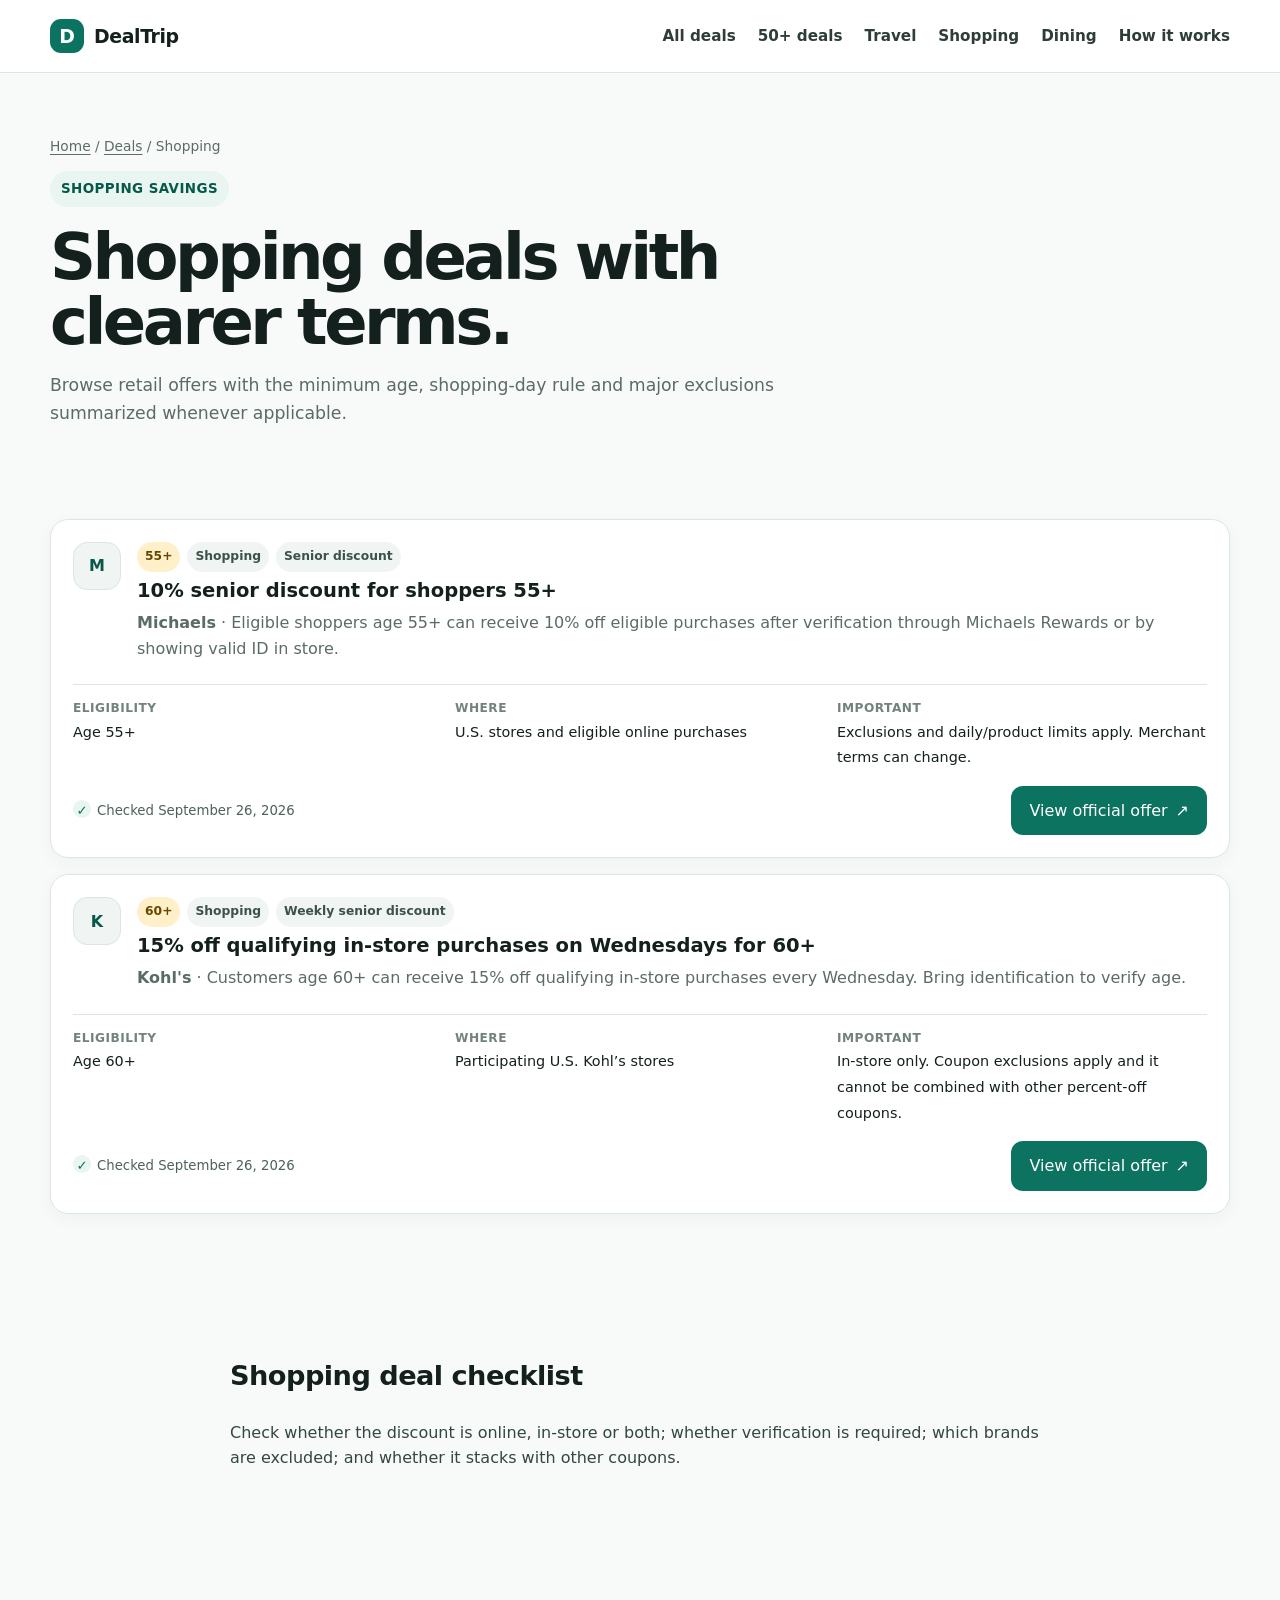
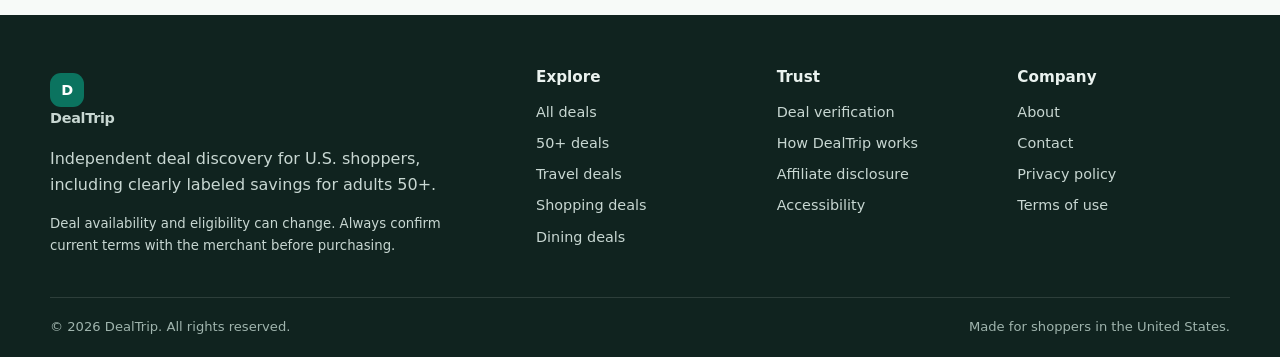
<file: categories/shopping/index.html>
<!doctype html>
<html lang="en-US">
<head>
<meta charset="utf-8">
<meta name="viewport" content="width=device-width,initial-scale=1">
<title>Shopping Deals | DealTrip</title>
<meta name="description" content="Browse verified shopping discount listings on DealTrip, including age-based offers when available.">
<link rel="canonical" href="https://dealtrip.com/categories/shopping/">
<meta property="og:type" content="website">
<meta property="og:site_name" content="DealTrip">
<meta property="og:title" content="Shopping Deals | DealTrip">
<meta property="og:description" content="Browse verified shopping discount listings on DealTrip, including age-based offers when available.">
<meta property="og:url" content="https://dealtrip.com/categories/shopping/">
<meta name="twitter:card" content="summary">

<link rel="icon" href="/assets/favicon.svg" type="image/svg+xml">
<link rel="manifest" href="/manifest.webmanifest">
<meta name="theme-color" content="#0b735f">
<style>

:root{--bg:#f7faf8;--surface:#fff;--text:#13201d;--muted:#5b6b66;--line:#dce6e1;--brand:#0b735f;--brand-dark:#075848;--accent:#f2b84b;--soft:#e8f5f1;--danger:#a14433;--shadow:0 14px 40px rgba(10,50,42,.08);--radius:18px;--max:1180px}*{box-sizing:border-box}html{scroll-behavior:smooth}body{margin:0;background:var(--bg);color:var(--text);font-family:Inter,ui-sans-serif,system-ui,-apple-system,BlinkMacSystemFont,"Segoe UI",sans-serif;line-height:1.6;-webkit-font-smoothing:antialiased}a{color:var(--brand-dark);text-underline-offset:3px}img{max-width:100%;height:auto}.wrap{width:min(calc(100% - 32px),var(--max));margin-inline:auto}.skip-link{position:absolute;left:-9999px;top:0;background:#fff;padding:10px 14px;z-index:100}.skip-link:focus{left:12px;top:12px}.sr-only{position:absolute;width:1px;height:1px;padding:0;margin:-1px;overflow:hidden;clip:rect(0,0,0,0);white-space:nowrap;border:0}.site-header{position:sticky;top:0;z-index:50;background:rgba(255,255,255,.95);backdrop-filter:blur(8px);border-bottom:1px solid var(--line)}.header-inner{min-height:72px;display:flex;align-items:center;gap:28px}.brand{display:inline-flex;align-items:center;gap:10px;color:var(--text);text-decoration:none;font-weight:850;font-size:1.18rem;letter-spacing:-.02em}.brand-mark{display:grid;place-items:center;width:34px;height:34px;border-radius:11px;background:var(--brand);color:#fff;font-weight:900}.main-nav{display:flex;align-items:center;gap:22px;font-size:.95rem;font-weight:650}.main-nav a{color:#2e3d39;text-decoration:none}.main-nav a:hover,.main-nav a:focus{color:var(--brand)}#site-nav{margin-left:auto}.nav-toggle{display:none;border:1px solid var(--line);background:#fff;border-radius:10px;padding:8px 11px;font-size:1.2rem}.hero{padding:76px 0 56px;background:linear-gradient(180deg,#eff9f5 0%,var(--bg) 100%)}.hero-grid{display:grid;grid-template-columns:1.25fr .75fr;gap:44px;align-items:center}.eyebrow{display:inline-flex;gap:8px;align-items:center;padding:7px 11px;border-radius:999px;background:var(--soft);color:var(--brand-dark);font-size:.84rem;font-weight:800;letter-spacing:.03em;text-transform:uppercase}.hero h1,.page-hero h1{font-size:clamp(2.45rem,6vw,4.9rem);line-height:1.02;letter-spacing:-.055em;margin:18px 0 20px;max-width:900px}.hero p{font-size:1.12rem;color:var(--muted);max-width:720px}.hero-card{background:#0c2b24;color:#fff;padding:28px;border-radius:26px;box-shadow:var(--shadow)}.hero-card h2{font-size:1.6rem;margin:0 0 8px}.hero-card p{color:#d4e4df;font-size:1rem}.age-row{display:flex;flex-wrap:wrap;gap:8px;margin:18px 0}.age-pill{background:rgba(255,255,255,.1);border:1px solid rgba(255,255,255,.18);padding:7px 10px;border-radius:999px;font-size:.86rem;font-weight:750}.search{margin-top:26px;display:flex;gap:10px;max-width:720px}.search input{flex:1;min-width:0;border:1px solid #cbd9d4;border-radius:14px;padding:15px 16px;font:inherit;background:#fff}.btn{display:inline-flex;align-items:center;justify-content:center;gap:8px;min-height:46px;padding:11px 17px;border:1px solid transparent;border-radius:12px;text-decoration:none;font-weight:800;cursor:pointer;font:inherit}.btn-primary{background:var(--brand);color:#fff}.btn-primary:hover{background:var(--brand-dark)}.btn-secondary{background:#fff;color:var(--brand-dark);border-color:var(--line)}.btn-dark{background:#fff;color:#0c2b24}.section{padding:64px 0}.section-tight{padding:38px 0}.section-head{display:flex;align-items:end;justify-content:space-between;gap:24px;margin-bottom:24px}.section-head h2{font-size:clamp(1.75rem,3vw,2.65rem);letter-spacing:-.035em;margin:0}.section-head p{margin:6px 0 0;color:var(--muted);max-width:700px}.card-grid{display:grid;grid-template-columns:repeat(3,1fr);gap:18px}.category-grid{display:grid;grid-template-columns:repeat(3,1fr);gap:18px}.category-card,.info-card,.deal-card{background:var(--surface);border:1px solid var(--line);border-radius:var(--radius);box-shadow:0 5px 18px rgba(15,60,49,.04)}.category-card{padding:24px;text-decoration:none;color:var(--text);transition:transform .18s ease,border-color .18s ease}.category-card:hover{transform:translateY(-2px);border-color:#b8cec5}.category-card span{display:block;color:var(--muted);font-size:.94rem;margin-top:6px}.category-icon{display:grid;place-items:center;width:42px;height:42px;border-radius:13px;background:var(--soft);color:var(--brand);font-size:1.2rem;font-weight:900}.deals-layout{display:grid;grid-template-columns:250px 1fr;gap:24px}.filters{position:sticky;top:92px;align-self:start;background:#fff;border:1px solid var(--line);border-radius:var(--radius);padding:20px}.filters h2{font-size:1rem;margin:0 0 12px}.filter-group{margin:18px 0}.filter-group label{display:block;font-size:.9rem;font-weight:700;margin-bottom:6px}.filters select,.filters input{width:100%;border:1px solid #cbd9d4;border-radius:10px;padding:10px;font:inherit;background:#fff}.deal-list{display:grid;gap:16px}.deal-card{padding:22px}.deal-top{display:flex;align-items:flex-start;gap:16px}.merchant-logo{display:grid;place-items:center;flex:0 0 48px;width:48px;height:48px;border-radius:14px;background:#f0f5f3;border:1px solid var(--line);font-weight:900;color:var(--brand-dark)}.deal-main{min-width:0;flex:1}.deal-meta{display:flex;flex-wrap:wrap;gap:7px;margin-bottom:6px}.tag{display:inline-flex;align-items:center;border-radius:999px;background:#f0f5f3;padding:5px 8px;font-size:.77rem;font-weight:780;color:#3c514b}.tag-age{background:#fff0ca;color:#684800}.deal-card h3{margin:4px 0 6px;font-size:1.22rem;line-height:1.3}.deal-card p{margin:7px 0;color:var(--muted)}.deal-details{display:grid;grid-template-columns:repeat(3,1fr);gap:12px;margin:16px 0;border-top:1px solid var(--line);padding-top:14px}.deal-details strong{display:block;font-size:.76rem;text-transform:uppercase;letter-spacing:.04em;color:#73827e}.deal-details span{font-size:.9rem}.deal-actions{display:flex;align-items:center;justify-content:space-between;gap:12px;margin-top:16px}.verified{font-size:.83rem;color:#4d615b}.verified::before{content:"✓";display:inline-grid;place-items:center;width:18px;height:18px;border-radius:50%;background:var(--soft);color:var(--brand);font-weight:900;margin-right:6px}.trust-band{background:#0c2b24;color:#fff}.trust-grid{display:grid;grid-template-columns:1.1fr repeat(3,.63fr);gap:22px;align-items:start}.trust-grid h2{font-size:2.15rem;letter-spacing:-.035em;margin:0}.trust-grid p{color:#cfe0da}.trust-stat strong{display:block;font-size:1.4rem}.trust-stat span{font-size:.9rem;color:#cfe0da}.page-hero{padding:62px 0 36px}.page-hero h1{font-size:clamp(2.35rem,5vw,4rem);margin-bottom:16px}.page-hero p{font-size:1.08rem;color:var(--muted);max-width:800px}.prose{max-width:820px}.prose h2{margin-top:38px;font-size:1.7rem;letter-spacing:-.02em}.prose h3{margin-top:28px}.prose p,.prose li{color:#344640}.prose ul,.prose ol{padding-left:1.25rem}.callout{border:1px solid #bad8ce;background:var(--soft);padding:18px 20px;border-radius:14px;margin:22px 0}.callout.warning{border-color:#ecd08a;background:#fff8e7}.legal-updated{font-size:.9rem;color:var(--muted);margin-top:-5px}.two-col{display:grid;grid-template-columns:1fr 1fr;gap:22px}.info-card{padding:24px}.info-card h2,.info-card h3{margin-top:0}.steps{counter-reset:step;display:grid;grid-template-columns:repeat(3,1fr);gap:18px}.step{counter-increment:step;background:#fff;border:1px solid var(--line);border-radius:var(--radius);padding:24px}.step::before{content:counter(step);display:grid;place-items:center;width:34px;height:34px;border-radius:50%;background:var(--brand);color:#fff;font-weight:900;margin-bottom:18px}.empty{background:#fff;border:1px dashed #b8cbc4;border-radius:16px;padding:32px;text-align:center;color:var(--muted)}.notice{font-size:.92rem;background:#fff8e7;border:1px solid #ecd08a;border-radius:12px;padding:12px 14px}.site-footer{margin-top:64px;background:#10231f;color:#eaf2ef;padding:50px 0 20px}.footer-grid{display:grid;grid-template-columns:1.4fr repeat(3,.65fr);gap:28px}.footer-grid h2{font-size:.95rem;margin:0 0 12px}.footer-grid a{display:block;color:#c8d7d2;text-decoration:none;margin:8px 0;font-size:.9rem}.footer-grid p{color:#c8d7d2;max-width:420px}.brand-footer{color:#fff}.fine{font-size:.83rem}.footer-bottom{border-top:1px solid rgba(255,255,255,.12);margin-top:28px;padding-top:18px;display:flex;justify-content:space-between;gap:18px;color:#9fb4ad;font-size:.82rem}.breadcrumb{font-size:.86rem;color:var(--muted);margin-bottom:14px}.breadcrumb a{color:var(--muted)}.faq details{background:#fff;border:1px solid var(--line);border-radius:12px;padding:0 18px;margin:10px 0}.faq summary{cursor:pointer;font-weight:780;padding:16px 0}.faq details p{padding:0 0 16px;margin:0;color:var(--muted)}.badge-row{display:flex;flex-wrap:wrap;gap:10px;margin-top:20px}.mini-badge{padding:8px 11px;background:#fff;border:1px solid var(--line);border-radius:999px;font-size:.85rem;font-weight:700}.result-count{font-size:.9rem;color:var(--muted);margin-bottom:14px}.source-note{font-size:.83rem;color:var(--muted)}.ad-note{background:#f0f5f3;border-left:4px solid var(--brand);padding:14px 16px;border-radius:8px}.contact-card{max-width:680px}.contact-line{display:flex;gap:12px;align-items:flex-start;padding:16px 0;border-bottom:1px solid var(--line)}.contact-line:last-child{border-bottom:0}.contact-label{font-weight:800;min-width:120px}.hide{display:none!important}@media(max-width:900px){.main-nav{gap:14px;flex-wrap:wrap}.hero-grid,.trust-grid,.footer-grid{grid-template-columns:1fr 1fr}.card-grid,.category-grid,.steps{grid-template-columns:1fr 1fr}.deals-layout{grid-template-columns:1fr}.filters{position:static}.hero{padding-top:52px}}@media(max-width:720px){.wrap{width:min(calc(100% - 24px),var(--max))}.nav-toggle{display:block;margin-left:auto}#site-nav{display:none;position:absolute;left:12px;right:12px;top:66px;background:#fff;border:1px solid var(--line);border-radius:14px;box-shadow:var(--shadow);padding:10px}.nav-open #site-nav{display:block}.main-nav{display:grid;gap:0}.main-nav a{padding:11px 10px;border-bottom:1px solid #edf2ef}.main-nav a:last-child{border-bottom:0}.hero-grid,.trust-grid,.footer-grid,.card-grid,.category-grid,.steps,.two-col{grid-template-columns:1fr}.hero h1,.page-hero h1{letter-spacing:-.045em}.search{flex-direction:column}.section{padding:48px 0}.section-head{align-items:start;flex-direction:column}.deal-top{align-items:flex-start}.deal-details{grid-template-columns:1fr}.deal-actions{align-items:stretch;flex-direction:column}.deal-actions .btn{width:100%}.footer-bottom{flex-direction:column}.contact-line{flex-direction:column;gap:3px}.contact-label{min-width:0}}@media(prefers-reduced-motion:reduce){html{scroll-behavior:auto}*{transition:none!important}}

</style>
<script type="application/json" id="dealtrip-data">
[
  {
    "id": "amtrak-senior-10",
    "merchant": "Amtrak",
    "title": "10% off most rail fares for travelers 65+",
    "age": 65,
    "category": "Travel",
    "type": "Senior fare",
    "availability": "Most Amtrak trains in the U.S.",
    "summary": "Travelers age 65+ can receive 10% off most rail fares on most Amtrak trains. Valid proof of age is required; exclusions apply.",
    "terms": "Does not apply to sleeping accommodation charges and has route/service limitations. Cross-border service has different age rules.",
    "url": "https://www.amtrak.com/seniors-discount",
    "verified": "September 26, 2026",
    "badge": "65+"
  },
  {
    "id": "michaels-senior-10",
    "merchant": "Michaels",
    "title": "10% senior discount for shoppers 55+",
    "age": 55,
    "category": "Shopping",
    "type": "Senior discount",
    "availability": "U.S. stores and eligible online purchases",
    "summary": "Eligible shoppers age 55+ can receive 10% off eligible purchases after verification through Michaels Rewards or by showing valid ID in store.",
    "terms": "Exclusions and daily/product limits apply. Merchant terms can change.",
    "url": "https://www.michaels.com/senior-discount",
    "verified": "September 26, 2026",
    "badge": "55+"
  },
  {
    "id": "kohls-senior-wednesday",
    "merchant": "Kohl's",
    "title": "15% off qualifying in-store purchases on Wednesdays for 60+",
    "age": 60,
    "category": "Shopping",
    "type": "Weekly senior discount",
    "availability": "Participating U.S. Kohl\u2019s stores",
    "summary": "Customers age 60+ can receive 15% off qualifying in-store purchases every Wednesday. Bring identification to verify age.",
    "terms": "In-store only. Coupon exclusions apply and it cannot be combined with other percent-off coupons.",
    "url": "https://www.kohls.com/faq/article/101",
    "verified": "September 26, 2026",
    "badge": "60+"
  },
  {
    "id": "royal-caribbean-senior-rates",
    "merchant": "Royal Caribbean",
    "title": "Senior rates on select sailings for travelers 55+",
    "age": 55,
    "category": "Travel",
    "type": "Variable senior rate",
    "availability": "Select sailings and eligible markets",
    "summary": "Royal Caribbean offers senior rates on select sailings for qualifying guests age 55+. Availability and pricing vary by sailing.",
    "terms": "Capacity controlled and subject to availability. Valid ID may be required and combinability rules vary.",
    "url": "https://www.royalcaribbean.com/terms-and-conditions/promotions",
    "verified": "September 26, 2026",
    "badge": "55+"
  },
  {
    "id": "marriott-nyc-senior",
    "merchant": "Delta Hotels by Marriott",
    "title": "Senior rate for guests 62+ at Delta Hotels New York Times Square",
    "age": 62,
    "category": "Travel",
    "type": "Hotel senior rate",
    "availability": "Delta Hotels New York Times Square",
    "summary": "A senior savings rate is available for guests age 62+ at this New York City property, with valid ID required at check-in.",
    "terms": "Offer-specific stay dates and booking terms apply. Promotional code S9R is listed by Marriott for this offer.",
    "url": "https://www.marriott.com/offers/senior-discount-rate-OFF-78012/NYCDE-delta-hotels-new-york-times-square",
    "verified": "September 26, 2026",
    "badge": "62+"
  },
  {
    "id": "marriott-waikiki-senior",
    "merchant": "Marriott Waikiki Resorts",
    "title": "15% off eligible Waikiki senior rates for guests 62+",
    "age": 62,
    "category": "Travel",
    "type": "Hotel senior rate",
    "availability": "Selected participating Waikiki Marriott properties",
    "summary": "Selected Waikiki Marriott properties list a 15% senior discount off eligible best available rates for guests age 62+.",
    "terms": "Valid ID required. Offer dates, participating properties and availability are controlled by Marriott.",
    "url": "https://www.marriott.com/offers/waikiki-senior-discount-15-off-best-available-rate-off-67202",
    "verified": "September 26, 2026",
    "badge": "62+"
  },
  {
    "id": "ihop-55-menu",
    "merchant": "IHOP",
    "title": "Special-value 55+ menu at participating IHOP restaurants",
    "age": 55,
    "category": "Dining",
    "type": "55+ menu",
    "availability": "Participating U.S. IHOP restaurants; pricing varies by location",
    "summary": "IHOP lists a 55+ menu with specially priced all-day favorites at participating restaurant locations. Menu items and prices vary by store.",
    "terms": "Availability, menu items and prices vary by restaurant. Select your location and confirm the current local menu before visiting.",
    "url": "https://www.ihop.com/en/menu",
    "verified": "September 26, 2026",
    "badge": "55+"
  }
]
</script>
<script>

document.addEventListener('DOMContentLoaded', () => {
  const toggle = document.querySelector('.nav-toggle');
  if (toggle) toggle.addEventListener('click', () => {
    const open = document.body.classList.toggle('nav-open');
    toggle.setAttribute('aria-expanded', String(open));
  });
  const y = document.getElementById('year'); if (y) y.textContent = new Date().getFullYear();

  const homeInput = document.querySelector('[data-home-search]');
  const homeButton = document.getElementById('home-search-button');
  if (homeInput && homeButton) {
    const syncHome = () => {
      const q = homeInput.value.trim();
      homeButton.href = '/deals/' + (q ? '?q=' + encodeURIComponent(q) : '');
    };
    homeInput.addEventListener('input', syncHome);
    homeInput.addEventListener('keydown', e => { if (e.key === 'Enter') { syncHome(); location.href = homeButton.href; } });
  }
  const queryValue = new URLSearchParams(location.search).get('q');
  if (queryValue) {
    const dealSearchInput = document.querySelector('[data-deal-search]');
    if (dealSearchInput) dealSearchInput.value = queryValue;
  }

  const containers = document.querySelectorAll('[data-deals]');
  if (!containers.length) return;
  const embeddedData = document.getElementById('dealtrip-data');
  const dealsPromise = embeddedData
    ? Promise.resolve(JSON.parse(embeddedData.textContent))
    : fetch('/assets/deals.json').then(r => { if (!r.ok) throw new Error('Deal data not found'); return r.json(); });
  dealsPromise.then(deals => {
    containers.forEach(container => {
      const presetCategory = container.dataset.category || '';
      const minAgePreset = Number(container.dataset.minAge || 0);
      const search = document.querySelector('[data-deal-search]');
      const age = document.querySelector('[data-age-filter]');
      const category = document.querySelector('[data-category-filter]');
      const count = document.querySelector('[data-result-count]');
      const render = () => {
        const q = (search?.value || '').trim().toLowerCase();
        const ageValue = Number(age?.value || minAgePreset || 0);
        const catValue = category?.value || presetCategory;
        const filtered = deals.filter(d => {
          const hay = `${d.merchant} ${d.title} ${d.category} ${d.summary}`.toLowerCase();
          const qok = !q || hay.includes(q);
          const aok = !ageValue || d.age >= ageValue;
          const cok = !catValue || d.category === catValue;
          return qok && aok && cok;
        });
        container.innerHTML = filtered.length ? filtered.map(card).join('') : `<div class="empty"><strong>No matching deals.</strong><br>Try a different keyword or filter.</div>`;
        if (count) count.textContent = `${filtered.length} verified starter deal${filtered.length === 1 ? '' : 's'} shown`;
      };
      [search,age,category].forEach(el => el?.addEventListener(el.tagName === 'INPUT' ? 'input':'change', render));
      render();
    });
  }).catch(() => {
    containers.forEach(c => c.innerHTML = '<div class="empty">Deals could not be loaded. Please refresh the page.</div>');
  });
  function card(d){
    const initial = d.merchant.slice(0,1).toUpperCase();
    return `<article class="deal-card">
      <div class="deal-top"><div class="merchant-logo" aria-hidden="true">${esc(initial)}</div><div class="deal-main">
      <div class="deal-meta"><span class="tag tag-age">${esc(d.badge)}</span><span class="tag">${esc(d.category)}</span><span class="tag">${esc(d.type)}</span></div>
      <h3>${esc(d.title)}</h3><p><strong>${esc(d.merchant)}</strong> · ${esc(d.summary)}</p></div></div>
      <div class="deal-details"><div><strong>Eligibility</strong><span>Age ${d.age}+</span></div><div><strong>Where</strong><span>${esc(d.availability)}</span></div><div><strong>Important</strong><span>${esc(d.terms)}</span></div></div>
      <div class="deal-actions"><span class="verified">Checked ${esc(d.verified)}</span><a class="btn btn-primary" href="${escAttr(d.url)}" target="_blank" rel="noopener">View official offer <span aria-hidden="true">↗</span></a></div>
    </article>`;
  }
  function esc(s){return String(s).replace(/[&<>"']/g,m=>({'&':'&amp;','<':'&lt;','>':'&gt;','"':'&quot;',"'":'&#39;'}[m]))}
  function escAttr(s){return esc(s)}
});

</script>


</head>
<body class="">
<a class="skip-link" href="#main">Skip to content</a>
<header class="site-header">
  <div class="wrap header-inner">
    <a class="brand" href="/" aria-label="DealTrip home"><span class="brand-mark" aria-hidden="true">D</span><span>DealTrip</span></a>
    <button class="nav-toggle" type="button" aria-expanded="false" aria-controls="site-nav"><span class="sr-only">Toggle navigation</span><span aria-hidden="true">☰</span></button>
    <div id="site-nav">
<nav class="main-nav" aria-label="Primary navigation">
  <a href="/deals/">All deals</a>
  <a href="/50-plus-deals/">50+ deals</a>
  <a href="/categories/travel/">Travel</a>
  <a href="/categories/shopping/">Shopping</a>
  <a href="/categories/dining/">Dining</a>
  <a href="/how-it-works/">How it works</a>
</nav></div>
  </div>
</header>
<main id="main"><section class="page-hero"><div class="wrap"><div class="breadcrumb"><a href="/">Home</a> / <a href="/deals/">Deals</a> / Shopping</div><span class="eyebrow">Shopping savings</span><h1>Shopping deals with clearer terms.</h1><p>Browse retail offers with the minimum age, shopping-day rule and major exclusions summarized whenever applicable.</p></div></section><section class="section-tight"><div class="wrap"><div class="deal-list" data-deals data-category="Shopping"></div></div></section><section class="section"><div class="wrap prose"><h2>Shopping deal checklist</h2><p>Check whether the discount is online, in-store or both; whether verification is required; which brands are excluded; and whether it stacks with other coupons.</p></div></section></main>

<footer class="site-footer">
  <div class="wrap footer-grid">
    <div>
      <a class="brand brand-footer" href="/" aria-label="DealTrip home"><span class="brand-mark" aria-hidden="true">D</span><span>DealTrip</span></a>
      <p>Independent deal discovery for U.S. shoppers, including clearly labeled savings for adults 50+.</p>
      <p class="fine">Deal availability and eligibility can change. Always confirm current terms with the merchant before purchasing.</p>
    </div>
    <div>
      <h2>Explore</h2>
      <a href="/deals/">All deals</a>
      <a href="/50-plus-deals/">50+ deals</a>
      <a href="/categories/travel/">Travel deals</a>
      <a href="/categories/shopping/">Shopping deals</a>
      <a href="/categories/dining/">Dining deals</a>
    </div>
    <div>
      <h2>Trust</h2>
      <a href="/deal-verification/">Deal verification</a>
      <a href="/how-it-works/">How DealTrip works</a>
      <a href="/affiliate-disclosure/">Affiliate disclosure</a>
      <a href="/accessibility/">Accessibility</a>
    </div>
    <div>
      <h2>Company</h2>
      <a href="/about/">About</a>
      <a href="/contact/">Contact</a>
      <a href="/privacy/">Privacy policy</a>
      <a href="/terms/">Terms of use</a>
    </div>
  </div>
  <div class="wrap footer-bottom"><span>© <span id="year">2026</span> DealTrip. All rights reserved.</span><span>Made for shoppers in the United States.</span></div>
</footer>
</body>
</html>
</file>
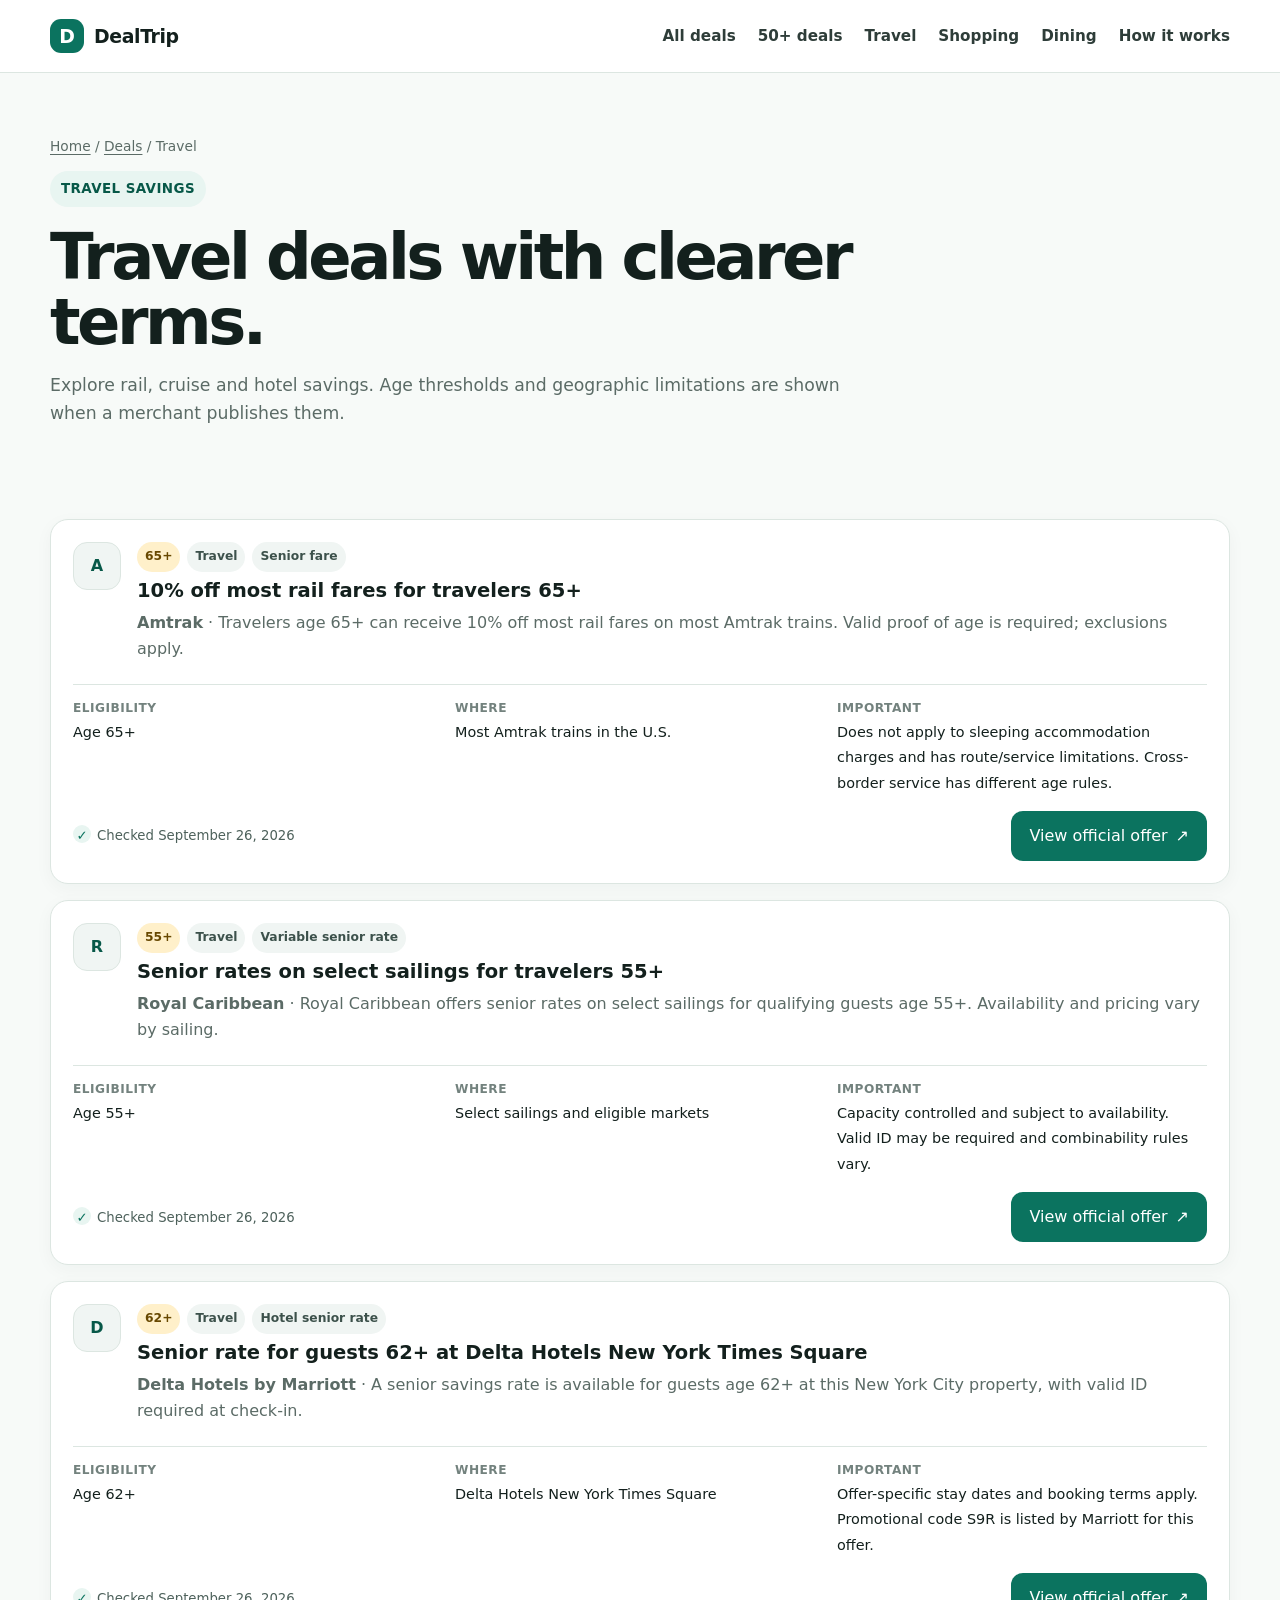
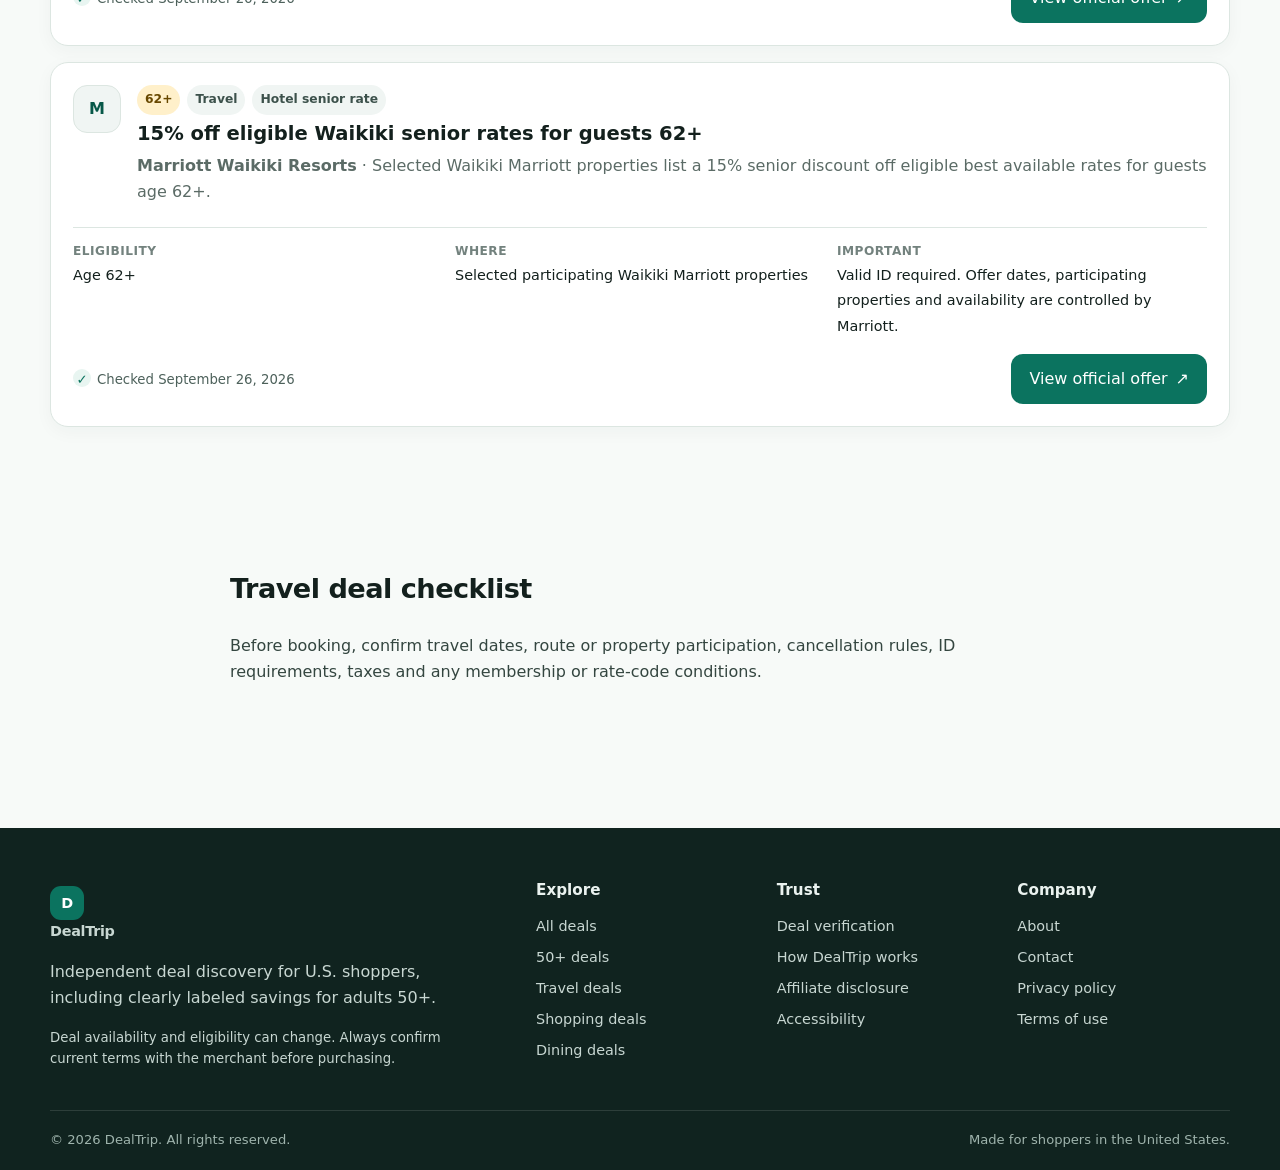
<file: categories/travel/index.html>
<!doctype html>
<html lang="en-US">
<head>
<meta charset="utf-8">
<meta name="viewport" content="width=device-width,initial-scale=1">
<title>Travel Deals | DealTrip</title>
<meta name="description" content="Browse verified travel discount listings on DealTrip, including age-based offers when available.">
<link rel="canonical" href="https://dealtrip.com/categories/travel/">
<meta property="og:type" content="website">
<meta property="og:site_name" content="DealTrip">
<meta property="og:title" content="Travel Deals | DealTrip">
<meta property="og:description" content="Browse verified travel discount listings on DealTrip, including age-based offers when available.">
<meta property="og:url" content="https://dealtrip.com/categories/travel/">
<meta name="twitter:card" content="summary">

<link rel="icon" href="/assets/favicon.svg" type="image/svg+xml">
<link rel="manifest" href="/manifest.webmanifest">
<meta name="theme-color" content="#0b735f">
<style>

:root{--bg:#f7faf8;--surface:#fff;--text:#13201d;--muted:#5b6b66;--line:#dce6e1;--brand:#0b735f;--brand-dark:#075848;--accent:#f2b84b;--soft:#e8f5f1;--danger:#a14433;--shadow:0 14px 40px rgba(10,50,42,.08);--radius:18px;--max:1180px}*{box-sizing:border-box}html{scroll-behavior:smooth}body{margin:0;background:var(--bg);color:var(--text);font-family:Inter,ui-sans-serif,system-ui,-apple-system,BlinkMacSystemFont,"Segoe UI",sans-serif;line-height:1.6;-webkit-font-smoothing:antialiased}a{color:var(--brand-dark);text-underline-offset:3px}img{max-width:100%;height:auto}.wrap{width:min(calc(100% - 32px),var(--max));margin-inline:auto}.skip-link{position:absolute;left:-9999px;top:0;background:#fff;padding:10px 14px;z-index:100}.skip-link:focus{left:12px;top:12px}.sr-only{position:absolute;width:1px;height:1px;padding:0;margin:-1px;overflow:hidden;clip:rect(0,0,0,0);white-space:nowrap;border:0}.site-header{position:sticky;top:0;z-index:50;background:rgba(255,255,255,.95);backdrop-filter:blur(8px);border-bottom:1px solid var(--line)}.header-inner{min-height:72px;display:flex;align-items:center;gap:28px}.brand{display:inline-flex;align-items:center;gap:10px;color:var(--text);text-decoration:none;font-weight:850;font-size:1.18rem;letter-spacing:-.02em}.brand-mark{display:grid;place-items:center;width:34px;height:34px;border-radius:11px;background:var(--brand);color:#fff;font-weight:900}.main-nav{display:flex;align-items:center;gap:22px;font-size:.95rem;font-weight:650}.main-nav a{color:#2e3d39;text-decoration:none}.main-nav a:hover,.main-nav a:focus{color:var(--brand)}#site-nav{margin-left:auto}.nav-toggle{display:none;border:1px solid var(--line);background:#fff;border-radius:10px;padding:8px 11px;font-size:1.2rem}.hero{padding:76px 0 56px;background:linear-gradient(180deg,#eff9f5 0%,var(--bg) 100%)}.hero-grid{display:grid;grid-template-columns:1.25fr .75fr;gap:44px;align-items:center}.eyebrow{display:inline-flex;gap:8px;align-items:center;padding:7px 11px;border-radius:999px;background:var(--soft);color:var(--brand-dark);font-size:.84rem;font-weight:800;letter-spacing:.03em;text-transform:uppercase}.hero h1,.page-hero h1{font-size:clamp(2.45rem,6vw,4.9rem);line-height:1.02;letter-spacing:-.055em;margin:18px 0 20px;max-width:900px}.hero p{font-size:1.12rem;color:var(--muted);max-width:720px}.hero-card{background:#0c2b24;color:#fff;padding:28px;border-radius:26px;box-shadow:var(--shadow)}.hero-card h2{font-size:1.6rem;margin:0 0 8px}.hero-card p{color:#d4e4df;font-size:1rem}.age-row{display:flex;flex-wrap:wrap;gap:8px;margin:18px 0}.age-pill{background:rgba(255,255,255,.1);border:1px solid rgba(255,255,255,.18);padding:7px 10px;border-radius:999px;font-size:.86rem;font-weight:750}.search{margin-top:26px;display:flex;gap:10px;max-width:720px}.search input{flex:1;min-width:0;border:1px solid #cbd9d4;border-radius:14px;padding:15px 16px;font:inherit;background:#fff}.btn{display:inline-flex;align-items:center;justify-content:center;gap:8px;min-height:46px;padding:11px 17px;border:1px solid transparent;border-radius:12px;text-decoration:none;font-weight:800;cursor:pointer;font:inherit}.btn-primary{background:var(--brand);color:#fff}.btn-primary:hover{background:var(--brand-dark)}.btn-secondary{background:#fff;color:var(--brand-dark);border-color:var(--line)}.btn-dark{background:#fff;color:#0c2b24}.section{padding:64px 0}.section-tight{padding:38px 0}.section-head{display:flex;align-items:end;justify-content:space-between;gap:24px;margin-bottom:24px}.section-head h2{font-size:clamp(1.75rem,3vw,2.65rem);letter-spacing:-.035em;margin:0}.section-head p{margin:6px 0 0;color:var(--muted);max-width:700px}.card-grid{display:grid;grid-template-columns:repeat(3,1fr);gap:18px}.category-grid{display:grid;grid-template-columns:repeat(3,1fr);gap:18px}.category-card,.info-card,.deal-card{background:var(--surface);border:1px solid var(--line);border-radius:var(--radius);box-shadow:0 5px 18px rgba(15,60,49,.04)}.category-card{padding:24px;text-decoration:none;color:var(--text);transition:transform .18s ease,border-color .18s ease}.category-card:hover{transform:translateY(-2px);border-color:#b8cec5}.category-card span{display:block;color:var(--muted);font-size:.94rem;margin-top:6px}.category-icon{display:grid;place-items:center;width:42px;height:42px;border-radius:13px;background:var(--soft);color:var(--brand);font-size:1.2rem;font-weight:900}.deals-layout{display:grid;grid-template-columns:250px 1fr;gap:24px}.filters{position:sticky;top:92px;align-self:start;background:#fff;border:1px solid var(--line);border-radius:var(--radius);padding:20px}.filters h2{font-size:1rem;margin:0 0 12px}.filter-group{margin:18px 0}.filter-group label{display:block;font-size:.9rem;font-weight:700;margin-bottom:6px}.filters select,.filters input{width:100%;border:1px solid #cbd9d4;border-radius:10px;padding:10px;font:inherit;background:#fff}.deal-list{display:grid;gap:16px}.deal-card{padding:22px}.deal-top{display:flex;align-items:flex-start;gap:16px}.merchant-logo{display:grid;place-items:center;flex:0 0 48px;width:48px;height:48px;border-radius:14px;background:#f0f5f3;border:1px solid var(--line);font-weight:900;color:var(--brand-dark)}.deal-main{min-width:0;flex:1}.deal-meta{display:flex;flex-wrap:wrap;gap:7px;margin-bottom:6px}.tag{display:inline-flex;align-items:center;border-radius:999px;background:#f0f5f3;padding:5px 8px;font-size:.77rem;font-weight:780;color:#3c514b}.tag-age{background:#fff0ca;color:#684800}.deal-card h3{margin:4px 0 6px;font-size:1.22rem;line-height:1.3}.deal-card p{margin:7px 0;color:var(--muted)}.deal-details{display:grid;grid-template-columns:repeat(3,1fr);gap:12px;margin:16px 0;border-top:1px solid var(--line);padding-top:14px}.deal-details strong{display:block;font-size:.76rem;text-transform:uppercase;letter-spacing:.04em;color:#73827e}.deal-details span{font-size:.9rem}.deal-actions{display:flex;align-items:center;justify-content:space-between;gap:12px;margin-top:16px}.verified{font-size:.83rem;color:#4d615b}.verified::before{content:"✓";display:inline-grid;place-items:center;width:18px;height:18px;border-radius:50%;background:var(--soft);color:var(--brand);font-weight:900;margin-right:6px}.trust-band{background:#0c2b24;color:#fff}.trust-grid{display:grid;grid-template-columns:1.1fr repeat(3,.63fr);gap:22px;align-items:start}.trust-grid h2{font-size:2.15rem;letter-spacing:-.035em;margin:0}.trust-grid p{color:#cfe0da}.trust-stat strong{display:block;font-size:1.4rem}.trust-stat span{font-size:.9rem;color:#cfe0da}.page-hero{padding:62px 0 36px}.page-hero h1{font-size:clamp(2.35rem,5vw,4rem);margin-bottom:16px}.page-hero p{font-size:1.08rem;color:var(--muted);max-width:800px}.prose{max-width:820px}.prose h2{margin-top:38px;font-size:1.7rem;letter-spacing:-.02em}.prose h3{margin-top:28px}.prose p,.prose li{color:#344640}.prose ul,.prose ol{padding-left:1.25rem}.callout{border:1px solid #bad8ce;background:var(--soft);padding:18px 20px;border-radius:14px;margin:22px 0}.callout.warning{border-color:#ecd08a;background:#fff8e7}.legal-updated{font-size:.9rem;color:var(--muted);margin-top:-5px}.two-col{display:grid;grid-template-columns:1fr 1fr;gap:22px}.info-card{padding:24px}.info-card h2,.info-card h3{margin-top:0}.steps{counter-reset:step;display:grid;grid-template-columns:repeat(3,1fr);gap:18px}.step{counter-increment:step;background:#fff;border:1px solid var(--line);border-radius:var(--radius);padding:24px}.step::before{content:counter(step);display:grid;place-items:center;width:34px;height:34px;border-radius:50%;background:var(--brand);color:#fff;font-weight:900;margin-bottom:18px}.empty{background:#fff;border:1px dashed #b8cbc4;border-radius:16px;padding:32px;text-align:center;color:var(--muted)}.notice{font-size:.92rem;background:#fff8e7;border:1px solid #ecd08a;border-radius:12px;padding:12px 14px}.site-footer{margin-top:64px;background:#10231f;color:#eaf2ef;padding:50px 0 20px}.footer-grid{display:grid;grid-template-columns:1.4fr repeat(3,.65fr);gap:28px}.footer-grid h2{font-size:.95rem;margin:0 0 12px}.footer-grid a{display:block;color:#c8d7d2;text-decoration:none;margin:8px 0;font-size:.9rem}.footer-grid p{color:#c8d7d2;max-width:420px}.brand-footer{color:#fff}.fine{font-size:.83rem}.footer-bottom{border-top:1px solid rgba(255,255,255,.12);margin-top:28px;padding-top:18px;display:flex;justify-content:space-between;gap:18px;color:#9fb4ad;font-size:.82rem}.breadcrumb{font-size:.86rem;color:var(--muted);margin-bottom:14px}.breadcrumb a{color:var(--muted)}.faq details{background:#fff;border:1px solid var(--line);border-radius:12px;padding:0 18px;margin:10px 0}.faq summary{cursor:pointer;font-weight:780;padding:16px 0}.faq details p{padding:0 0 16px;margin:0;color:var(--muted)}.badge-row{display:flex;flex-wrap:wrap;gap:10px;margin-top:20px}.mini-badge{padding:8px 11px;background:#fff;border:1px solid var(--line);border-radius:999px;font-size:.85rem;font-weight:700}.result-count{font-size:.9rem;color:var(--muted);margin-bottom:14px}.source-note{font-size:.83rem;color:var(--muted)}.ad-note{background:#f0f5f3;border-left:4px solid var(--brand);padding:14px 16px;border-radius:8px}.contact-card{max-width:680px}.contact-line{display:flex;gap:12px;align-items:flex-start;padding:16px 0;border-bottom:1px solid var(--line)}.contact-line:last-child{border-bottom:0}.contact-label{font-weight:800;min-width:120px}.hide{display:none!important}@media(max-width:900px){.main-nav{gap:14px;flex-wrap:wrap}.hero-grid,.trust-grid,.footer-grid{grid-template-columns:1fr 1fr}.card-grid,.category-grid,.steps{grid-template-columns:1fr 1fr}.deals-layout{grid-template-columns:1fr}.filters{position:static}.hero{padding-top:52px}}@media(max-width:720px){.wrap{width:min(calc(100% - 24px),var(--max))}.nav-toggle{display:block;margin-left:auto}#site-nav{display:none;position:absolute;left:12px;right:12px;top:66px;background:#fff;border:1px solid var(--line);border-radius:14px;box-shadow:var(--shadow);padding:10px}.nav-open #site-nav{display:block}.main-nav{display:grid;gap:0}.main-nav a{padding:11px 10px;border-bottom:1px solid #edf2ef}.main-nav a:last-child{border-bottom:0}.hero-grid,.trust-grid,.footer-grid,.card-grid,.category-grid,.steps,.two-col{grid-template-columns:1fr}.hero h1,.page-hero h1{letter-spacing:-.045em}.search{flex-direction:column}.section{padding:48px 0}.section-head{align-items:start;flex-direction:column}.deal-top{align-items:flex-start}.deal-details{grid-template-columns:1fr}.deal-actions{align-items:stretch;flex-direction:column}.deal-actions .btn{width:100%}.footer-bottom{flex-direction:column}.contact-line{flex-direction:column;gap:3px}.contact-label{min-width:0}}@media(prefers-reduced-motion:reduce){html{scroll-behavior:auto}*{transition:none!important}}

</style>
<script type="application/json" id="dealtrip-data">
[
  {
    "id": "amtrak-senior-10",
    "merchant": "Amtrak",
    "title": "10% off most rail fares for travelers 65+",
    "age": 65,
    "category": "Travel",
    "type": "Senior fare",
    "availability": "Most Amtrak trains in the U.S.",
    "summary": "Travelers age 65+ can receive 10% off most rail fares on most Amtrak trains. Valid proof of age is required; exclusions apply.",
    "terms": "Does not apply to sleeping accommodation charges and has route/service limitations. Cross-border service has different age rules.",
    "url": "https://www.amtrak.com/seniors-discount",
    "verified": "September 26, 2026",
    "badge": "65+"
  },
  {
    "id": "michaels-senior-10",
    "merchant": "Michaels",
    "title": "10% senior discount for shoppers 55+",
    "age": 55,
    "category": "Shopping",
    "type": "Senior discount",
    "availability": "U.S. stores and eligible online purchases",
    "summary": "Eligible shoppers age 55+ can receive 10% off eligible purchases after verification through Michaels Rewards or by showing valid ID in store.",
    "terms": "Exclusions and daily/product limits apply. Merchant terms can change.",
    "url": "https://www.michaels.com/senior-discount",
    "verified": "September 26, 2026",
    "badge": "55+"
  },
  {
    "id": "kohls-senior-wednesday",
    "merchant": "Kohl's",
    "title": "15% off qualifying in-store purchases on Wednesdays for 60+",
    "age": 60,
    "category": "Shopping",
    "type": "Weekly senior discount",
    "availability": "Participating U.S. Kohl\u2019s stores",
    "summary": "Customers age 60+ can receive 15% off qualifying in-store purchases every Wednesday. Bring identification to verify age.",
    "terms": "In-store only. Coupon exclusions apply and it cannot be combined with other percent-off coupons.",
    "url": "https://www.kohls.com/faq/article/101",
    "verified": "September 26, 2026",
    "badge": "60+"
  },
  {
    "id": "royal-caribbean-senior-rates",
    "merchant": "Royal Caribbean",
    "title": "Senior rates on select sailings for travelers 55+",
    "age": 55,
    "category": "Travel",
    "type": "Variable senior rate",
    "availability": "Select sailings and eligible markets",
    "summary": "Royal Caribbean offers senior rates on select sailings for qualifying guests age 55+. Availability and pricing vary by sailing.",
    "terms": "Capacity controlled and subject to availability. Valid ID may be required and combinability rules vary.",
    "url": "https://www.royalcaribbean.com/terms-and-conditions/promotions",
    "verified": "September 26, 2026",
    "badge": "55+"
  },
  {
    "id": "marriott-nyc-senior",
    "merchant": "Delta Hotels by Marriott",
    "title": "Senior rate for guests 62+ at Delta Hotels New York Times Square",
    "age": 62,
    "category": "Travel",
    "type": "Hotel senior rate",
    "availability": "Delta Hotels New York Times Square",
    "summary": "A senior savings rate is available for guests age 62+ at this New York City property, with valid ID required at check-in.",
    "terms": "Offer-specific stay dates and booking terms apply. Promotional code S9R is listed by Marriott for this offer.",
    "url": "https://www.marriott.com/offers/senior-discount-rate-OFF-78012/NYCDE-delta-hotels-new-york-times-square",
    "verified": "September 26, 2026",
    "badge": "62+"
  },
  {
    "id": "marriott-waikiki-senior",
    "merchant": "Marriott Waikiki Resorts",
    "title": "15% off eligible Waikiki senior rates for guests 62+",
    "age": 62,
    "category": "Travel",
    "type": "Hotel senior rate",
    "availability": "Selected participating Waikiki Marriott properties",
    "summary": "Selected Waikiki Marriott properties list a 15% senior discount off eligible best available rates for guests age 62+.",
    "terms": "Valid ID required. Offer dates, participating properties and availability are controlled by Marriott.",
    "url": "https://www.marriott.com/offers/waikiki-senior-discount-15-off-best-available-rate-off-67202",
    "verified": "September 26, 2026",
    "badge": "62+"
  },
  {
    "id": "ihop-55-menu",
    "merchant": "IHOP",
    "title": "Special-value 55+ menu at participating IHOP restaurants",
    "age": 55,
    "category": "Dining",
    "type": "55+ menu",
    "availability": "Participating U.S. IHOP restaurants; pricing varies by location",
    "summary": "IHOP lists a 55+ menu with specially priced all-day favorites at participating restaurant locations. Menu items and prices vary by store.",
    "terms": "Availability, menu items and prices vary by restaurant. Select your location and confirm the current local menu before visiting.",
    "url": "https://www.ihop.com/en/menu",
    "verified": "September 26, 2026",
    "badge": "55+"
  }
]
</script>
<script>

document.addEventListener('DOMContentLoaded', () => {
  const toggle = document.querySelector('.nav-toggle');
  if (toggle) toggle.addEventListener('click', () => {
    const open = document.body.classList.toggle('nav-open');
    toggle.setAttribute('aria-expanded', String(open));
  });
  const y = document.getElementById('year'); if (y) y.textContent = new Date().getFullYear();

  const homeInput = document.querySelector('[data-home-search]');
  const homeButton = document.getElementById('home-search-button');
  if (homeInput && homeButton) {
    const syncHome = () => {
      const q = homeInput.value.trim();
      homeButton.href = '/deals/' + (q ? '?q=' + encodeURIComponent(q) : '');
    };
    homeInput.addEventListener('input', syncHome);
    homeInput.addEventListener('keydown', e => { if (e.key === 'Enter') { syncHome(); location.href = homeButton.href; } });
  }
  const queryValue = new URLSearchParams(location.search).get('q');
  if (queryValue) {
    const dealSearchInput = document.querySelector('[data-deal-search]');
    if (dealSearchInput) dealSearchInput.value = queryValue;
  }

  const containers = document.querySelectorAll('[data-deals]');
  if (!containers.length) return;
  const embeddedData = document.getElementById('dealtrip-data');
  const dealsPromise = embeddedData
    ? Promise.resolve(JSON.parse(embeddedData.textContent))
    : fetch('/assets/deals.json').then(r => { if (!r.ok) throw new Error('Deal data not found'); return r.json(); });
  dealsPromise.then(deals => {
    containers.forEach(container => {
      const presetCategory = container.dataset.category || '';
      const minAgePreset = Number(container.dataset.minAge || 0);
      const search = document.querySelector('[data-deal-search]');
      const age = document.querySelector('[data-age-filter]');
      const category = document.querySelector('[data-category-filter]');
      const count = document.querySelector('[data-result-count]');
      const render = () => {
        const q = (search?.value || '').trim().toLowerCase();
        const ageValue = Number(age?.value || minAgePreset || 0);
        const catValue = category?.value || presetCategory;
        const filtered = deals.filter(d => {
          const hay = `${d.merchant} ${d.title} ${d.category} ${d.summary}`.toLowerCase();
          const qok = !q || hay.includes(q);
          const aok = !ageValue || d.age >= ageValue;
          const cok = !catValue || d.category === catValue;
          return qok && aok && cok;
        });
        container.innerHTML = filtered.length ? filtered.map(card).join('') : `<div class="empty"><strong>No matching deals.</strong><br>Try a different keyword or filter.</div>`;
        if (count) count.textContent = `${filtered.length} verified starter deal${filtered.length === 1 ? '' : 's'} shown`;
      };
      [search,age,category].forEach(el => el?.addEventListener(el.tagName === 'INPUT' ? 'input':'change', render));
      render();
    });
  }).catch(() => {
    containers.forEach(c => c.innerHTML = '<div class="empty">Deals could not be loaded. Please refresh the page.</div>');
  });
  function card(d){
    const initial = d.merchant.slice(0,1).toUpperCase();
    return `<article class="deal-card">
      <div class="deal-top"><div class="merchant-logo" aria-hidden="true">${esc(initial)}</div><div class="deal-main">
      <div class="deal-meta"><span class="tag tag-age">${esc(d.badge)}</span><span class="tag">${esc(d.category)}</span><span class="tag">${esc(d.type)}</span></div>
      <h3>${esc(d.title)}</h3><p><strong>${esc(d.merchant)}</strong> · ${esc(d.summary)}</p></div></div>
      <div class="deal-details"><div><strong>Eligibility</strong><span>Age ${d.age}+</span></div><div><strong>Where</strong><span>${esc(d.availability)}</span></div><div><strong>Important</strong><span>${esc(d.terms)}</span></div></div>
      <div class="deal-actions"><span class="verified">Checked ${esc(d.verified)}</span><a class="btn btn-primary" href="${escAttr(d.url)}" target="_blank" rel="noopener">View official offer <span aria-hidden="true">↗</span></a></div>
    </article>`;
  }
  function esc(s){return String(s).replace(/[&<>"']/g,m=>({'&':'&amp;','<':'&lt;','>':'&gt;','"':'&quot;',"'":'&#39;'}[m]))}
  function escAttr(s){return esc(s)}
});

</script>


</head>
<body class="">
<a class="skip-link" href="#main">Skip to content</a>
<header class="site-header">
  <div class="wrap header-inner">
    <a class="brand" href="/" aria-label="DealTrip home"><span class="brand-mark" aria-hidden="true">D</span><span>DealTrip</span></a>
    <button class="nav-toggle" type="button" aria-expanded="false" aria-controls="site-nav"><span class="sr-only">Toggle navigation</span><span aria-hidden="true">☰</span></button>
    <div id="site-nav">
<nav class="main-nav" aria-label="Primary navigation">
  <a href="/deals/">All deals</a>
  <a href="/50-plus-deals/">50+ deals</a>
  <a href="/categories/travel/">Travel</a>
  <a href="/categories/shopping/">Shopping</a>
  <a href="/categories/dining/">Dining</a>
  <a href="/how-it-works/">How it works</a>
</nav></div>
  </div>
</header>
<main id="main"><section class="page-hero"><div class="wrap"><div class="breadcrumb"><a href="/">Home</a> / <a href="/deals/">Deals</a> / Travel</div><span class="eyebrow">Travel savings</span><h1>Travel deals with clearer terms.</h1><p>Explore rail, cruise and hotel savings. Age thresholds and geographic limitations are shown when a merchant publishes them.</p></div></section><section class="section-tight"><div class="wrap"><div class="deal-list" data-deals data-category="Travel"></div></div></section><section class="section"><div class="wrap prose"><h2>Travel deal checklist</h2><p>Before booking, confirm travel dates, route or property participation, cancellation rules, ID requirements, taxes and any membership or rate-code conditions.</p></div></section></main>

<footer class="site-footer">
  <div class="wrap footer-grid">
    <div>
      <a class="brand brand-footer" href="/" aria-label="DealTrip home"><span class="brand-mark" aria-hidden="true">D</span><span>DealTrip</span></a>
      <p>Independent deal discovery for U.S. shoppers, including clearly labeled savings for adults 50+.</p>
      <p class="fine">Deal availability and eligibility can change. Always confirm current terms with the merchant before purchasing.</p>
    </div>
    <div>
      <h2>Explore</h2>
      <a href="/deals/">All deals</a>
      <a href="/50-plus-deals/">50+ deals</a>
      <a href="/categories/travel/">Travel deals</a>
      <a href="/categories/shopping/">Shopping deals</a>
      <a href="/categories/dining/">Dining deals</a>
    </div>
    <div>
      <h2>Trust</h2>
      <a href="/deal-verification/">Deal verification</a>
      <a href="/how-it-works/">How DealTrip works</a>
      <a href="/affiliate-disclosure/">Affiliate disclosure</a>
      <a href="/accessibility/">Accessibility</a>
    </div>
    <div>
      <h2>Company</h2>
      <a href="/about/">About</a>
      <a href="/contact/">Contact</a>
      <a href="/privacy/">Privacy policy</a>
      <a href="/terms/">Terms of use</a>
    </div>
  </div>
  <div class="wrap footer-bottom"><span>© <span id="year">2026</span> DealTrip. All rights reserved.</span><span>Made for shoppers in the United States.</span></div>
</footer>
</body>
</html>
</file>
